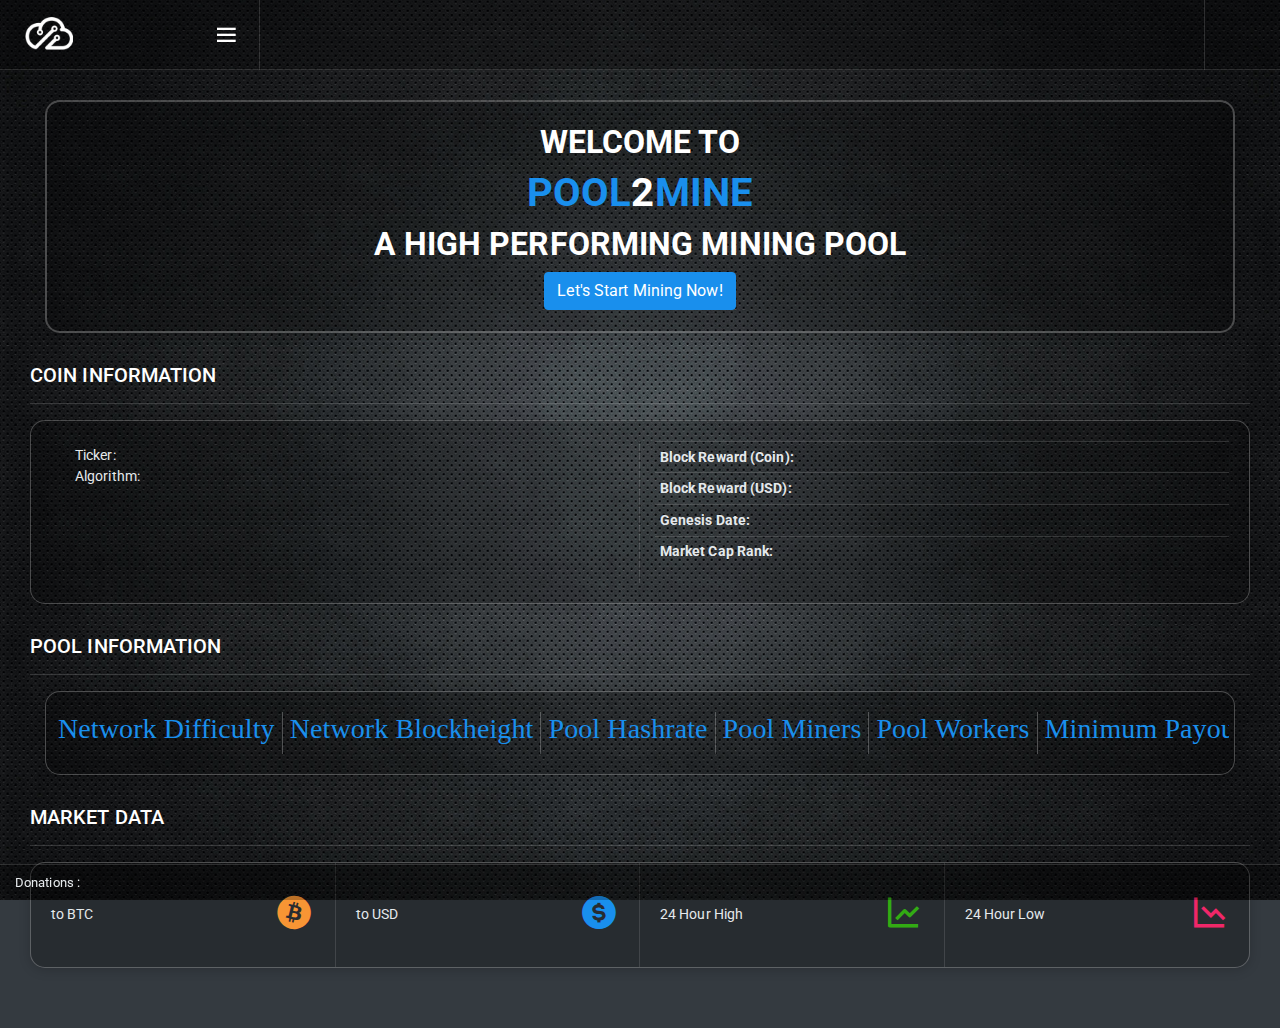
<file: index.html>
<!DOCTYPE html>
<html lang="en">
<head>
	<meta charset="utf-8" />
	<meta name="viewport" content="width=device-width, initial-scale=1, shrink-to-fit=no" />
	<title>pool2mine - Ethereum</title>
	<link rel="icon" href="assets/images/favicon-32x32.png" type="image/png" />
	<link href="assets/plugins/chartist/chartist.css" rel="stylesheet" />
	<link href="assets/plugins/simplebar/css/simplebar.css" rel="stylesheet" />
	<link href="assets/plugins/perfect-scrollbar/css/perfect-scrollbar.css" rel="stylesheet" />
	<link href="assets/plugins/metismenu/css/metisMenu.min.css" rel="stylesheet" />
	<link rel="stylesheet" href="assets/css/bootstrap.min.css" />
	<link rel="stylesheet" href="assets/css/icons.css" />
	<link rel="stylesheet" href="assets/css/app.css" />
</head>
<body class="bg-theme bg-theme8" onhashchange="loadHomePage()">
	<div class="wrapper">
		<header class="top-header">
			<nav class="navbar navbar-expand">
				<div class="sidebar-header">
					<div class="d-none d-lg-flex">
						<img src="assets/images/logo-icon.png" class="logo-icon-2" alt="" />
					</div>
					<div id="poolHeader"></div>
					<a href="#" class="toggle-btn ml-lg-auto" ><i class="bx bx-menu"></i></a>
				</div>
				<div class="right-topbar ml-auto">
					<ul class="navbar-nav">
						<li class="nav-item dropdown dropdown-lg"><span id="discord"></span></li>
						<li class="nav-item dropdown dropdown-lg"><span id="telegram"></span></li>
						<li class="nav-item dropdown dropdown-lg"><span id="twitter"></span></li>
						<li class="nav-item dropdown dropdown-lg"><span id="facebook"></span></li>
						<li class="nav-item dropdown dropdown-user-profile">
							<a class="nav-link dropdown-toggle dropdown-toggle-nocaret" href="#" data-toggle="dropdown">
								<div class="media user-box align-items-center">
									<div class="media-body user-info">
										<p id="nameOfCoinHeader" class="user-name mb-0"></p>
										<p id="algoOfCoinHeader" class="designattion mb-0"></p>
									</div>
									<span id="coinLogo"></span>
								</div>
							</a>
						</li>
					</ul>
				</div>
			</nav>
		</header>
		<div class="nav-container">
			<div class="mobile-topbar-header">
				<div class="">
					<img src="assets/images/logo-icon.png" class="logo-icon-2" alt="" />
				</div>
				<div id="poolHeader2"></div>
				<a href="#" class="toggle-btn ml-auto" target='_blank'><i class="bx bx-menu"></i></a>
			</div>
			<nav class="topbar-nav">
				<ul class="metismenu" id="menu">
					<li>
						<a href="index.html">
							<div class="parent-icon text-info"><i class="bx bx-home-alt"></i></div>
							<div class="menu-title text-info">Home</div>
						</a></center>
					</li>
					<li>
						<a href="stats.html">
							<div class="parent-icon"><i class='bx bx-bar-chart-square'></i></div>
							<div class="menu-title">Statistics</div>
						</a>
					</li>
					<li>
						<a href="dashboard.html">
							<div class="parent-icon"><i class="bx bx-tachometer"></i></div>
							<div class="menu-title">Dashboard</div>
						</a>
					</li>
					<li>
						<a href="miners.html">
							<div class="parent-icon"><i class="bx bx-group"></i></div>
							<div class="menu-title">Miners</div>
						</a>
					</li>
					<li>
						<a href="blocks.html">
							<div class="parent-icon"><i class="bx bx-cube-alt"></i></div>
							<div class="menu-title">Blocks</div>
						</a>
					</li>
					<li>
						<a href="payments.html">
							<div class="parent-icon"><i class="bx bx-dollar-circle"></i></div>
							<div class="menu-title">Payments</div>
						</a>
					</li>
					<li>
						<a href="connect.html">
							<div class="parent-icon"> <i class="bx bx-plug"></i></div>
							<div class="menu-title">Get Connected</div>
						</a>
					</li>
					<li>
						<a href="faq.html">
							<div class="parent-icon"><i class="bx bx-help-circle"></i></div>
							<div class="menu-title">FAQ</div>
						</a>
					</li>
				</ul>
			</nav>
		</div>
		<div class="page-wrapper">
			<div class="page-content-wrapper">
				<div class="page-content">
					<div class="col-12">
						<div class="card radius-15 b-2">
							<div class="box-body"><br>
								<h2 class="text-center font-weight-bold">WELCOME TO</h1>
								<h1 class="text-center font-weight-bold text-info">POOL<span class="text-white">2</span><span class="text-info">MINE </span><span id="nameOfCoinHeadline" class="text-success"></span></h1>
								<h2 class="text-center font-weight-bold">A HIGH PERFORMING <span id="nameOfCoinHeadline2"></span> MINING POOL</h2>
								<div class="row">
									<div class="col-12">
										<div class="text-center mt-15 mb-25">
											<a href="connect.html" class="btn btn-info mx-auto">Let's start mining now!</a>
										</div>
									</div>
								</div><br>
							</div>
						</div>
					</div>
					<h5 class="mb-0 text-uppercase">Coin Information</h5>
					<hr>
					<div class="user-profile-page">
						<div class="card radius-15 b-1">
							<div class="card-body">
								<div class="row">
									<div class="col-12 col-lg-6 border-right">
										<div class="d-md-flex align-items-center">
											<div class="mb-md-0 mb-3">
												<span id="geckoLogo"></span>
											</div>
											<div class="ml-md-4 flex-grow-1">
												<div class="d-flex align-items-center mb-1">
													<h4 id="nameOfCoin" class="mb-0"></h4>
												</div>
												<p class="mb-0">Ticker: <span id="tickerOfCoin"></span></p>
												<p class="mb-0">Algorithm: <span id="algoOfCoin"></span></p>
												<p class="mb-0"><span id="coinWebLink"></span></p>
												<p class="mb-0"><span id="coinGitLink"></span></p>
											</div>
										</div>
									</div>
									<div class="col-12 col-lg-6">
										<table class="table table-sm table-borderless table-striped mt-md-0 mt-3">
											<tbody>
												<tr>
													<th>Block Reward (Coin):</th>
													<td id="lastBlockReward"></td>
												</tr>
												<tr>
													<th>Block Reward (USD):</th>
													<td id="blockToUSD"></td>
												</tr>
												<tr>
													<th>Genesis Date:</th>
													<td id="genesisDate"></td>
												</tr>
												<tr>
													<th>Market Cap Rank:</th>
													<td id="marketCap"></td>
												</tr>
											</tbody>
										</table>
									</div>
								</div>
							</div>
						</div>
					</div>
					<h5 class="mb-0 text-uppercase">Pool Information</h5>
					<hr>
					<div class="col-12">
						<div class="card radius-15 b-1">
							<div class="card-body">
								<div class="row">
									<ul id="webticker">
										<li class="br-1"><h3 class="mx-15 text-info"> Network Hashrate <span class="text-white"><div id="networkHashrateTicker"></div></span></h3></li>
										<li class="br-1"><h3 class="mx-15 text-info"> Network Difficulty <span class="text-white"><div id="networkDifficultyTicker"></div></span></h3></li>
										<li class="br-1"><h3 class="mx-15 text-info"> Network Blockheight <span class="text-white"><div id="blockchainHeightTicker"></div></span></h3></li>
										<li class="br-1"><h3 class="mx-15 text-info"> Pool Hashrate <span class="text-white"><div id="poolHashrateTicker"></div></span></h3></li>
										<li class="br-1"><h3 class="mx-15 text-info"> Pool Miners <span class="text-white"><div id="poolMinersTicker"></div></span></h3></li>
										<li class="br-1"><h3 class="mx-15 text-info"> Pool Workers <span class="text-white"><div id="poolWorkersTicker"></div></span></h3></li>
										<li class="br-1"><h3 class="mx-15 text-info"> Minimum Payout <span class="text-white"><div id="minimumPaymentTicker"></div></span></h3></li>
										<li class="br-1"><h3 class="mx-15 text-info"> Payout Scheme <span class="text-white"><div id="payoutSchemeTicker"></div></span></h3></li>
										<li class="br-1"><h3 class="mx-15 text-info"> Payment Interval <span class="text-white"><div id="poolPaymentIntervalTicker"></div></span></h3></li>
										<li class="br-1"><h3 class="mx-15 text-info"> Pool Fee <span class="text-white"><div id="poolFeePercentTicker"></div></span></h3></li>
									</ul>
								</div>
							</div>
						</div>
					</div>
					<h5 class="mb-0 text-uppercase">Market Data</h5>
					<hr>
					<div class="card radius-15 b-1">
						<div class="row no-gutters row-group">
							<div class="col-12 col-lg-3">
								<div class="card-body">
									<div class="media align-items-center">
										<div class="media-body">
											<p class="mb-0"><span id="tickerOfCoingecko1"></span> to BTC</p>
											<h4 class="mb-0 font-weight-bold" id="coinToBTC"></h4>
										</div>
										<div class="font-40 text-warning"><i class='bx bxl-bitcoin'></i>
										</div>
									</div>
								</div>
							</div>
							<div class="col-12 col-lg-3">
								<div class="card-body">
									<div class="media align-items-center">
										<div class="media-body">
											<p class="mb-0"><span id="tickerOfCoingecko2"></span> to USD</p>
											<h4 class="mb-0 font-weight-bold" id="coinToUSD"></h4>
										</div>
										<div class="font-40 text-info"><i class='bx bxs-dollar-circle'></i>
										</div>
									</div>
								</div>
							</div>
							<div class="col-12 col-lg-3">
								<div class="card-body">
									<div class="media align-items-center">
										<div class="media-body">
											<p class="mb-0">24 Hour High</p>
											<h4 class="mb-0 font-weight-bold" id="priceHigh"></h4>
										</div>
										<div class="font-40 text-success"><i class='bx bx-line-chart'></i>
										</div>
									</div>
								</div>
							</div>
							<div class="col-12 col-lg-3">
								<div class="card-body">
									<div class="media align-items-center">
										<div class="media-body">
											<p class="mb-0">24 Hour Low</p>
											<h4 class="mb-0 font-weight-bold" id="priceLow"></h4>
										</div>
										<div class="font-40 text-danger"><i class='bx bx-line-chart-down'></i>
										</div>
									</div>
								</div>
							</div>
						</div>
					</div>
				</div>
			</div>
		</div>
		<div class="overlay toggle-btn-mobile"></div>
		<a href="javaScript:;" class="back-to-top"><i class='bx bxs-up-arrow-alt'></i></a>
		<div class="footer">
			<div class="d-flex align-items-center justify-content-between flex-wrap">
				<ul class="list-inline mb-0">
					<li class="list-inline-item">Donations :</li>
					<li id="donationAddress" class="list-inline-item text-info"></li>
				</ul>
				<p class="mb-0"><span id="footerLink"></span></p>
			</div>
		</div>
	</div>
	<script src="assets/js/jquery.min.js"></script>
	<script src="assets/js/popper.min.js"></script>
	<script src="assets/js/bootstrap.min.js"></script>
	<script src="assets/js/app.js"></script>
	<script src="assets/js/eth.js"></script>
	<script src="assets/plugins/webticker/jquery.webticker.min.js"></script>
	<script src="assets/plugins/chartist/chartist.js"></script>
	<script src="assets/plugins/simplebar/js/simplebar.min.js"></script>
	<script src="assets/plugins/metismenu/js/metisMenu.min.js"></script>
	<script src="assets/plugins/perfect-scrollbar/js/perfect-scrollbar.js"></script>
	<script type="text/javascript">
		$(document).ready(function() {
			loadHomePage();
		});
	</script>
</body>
</html>
</file>
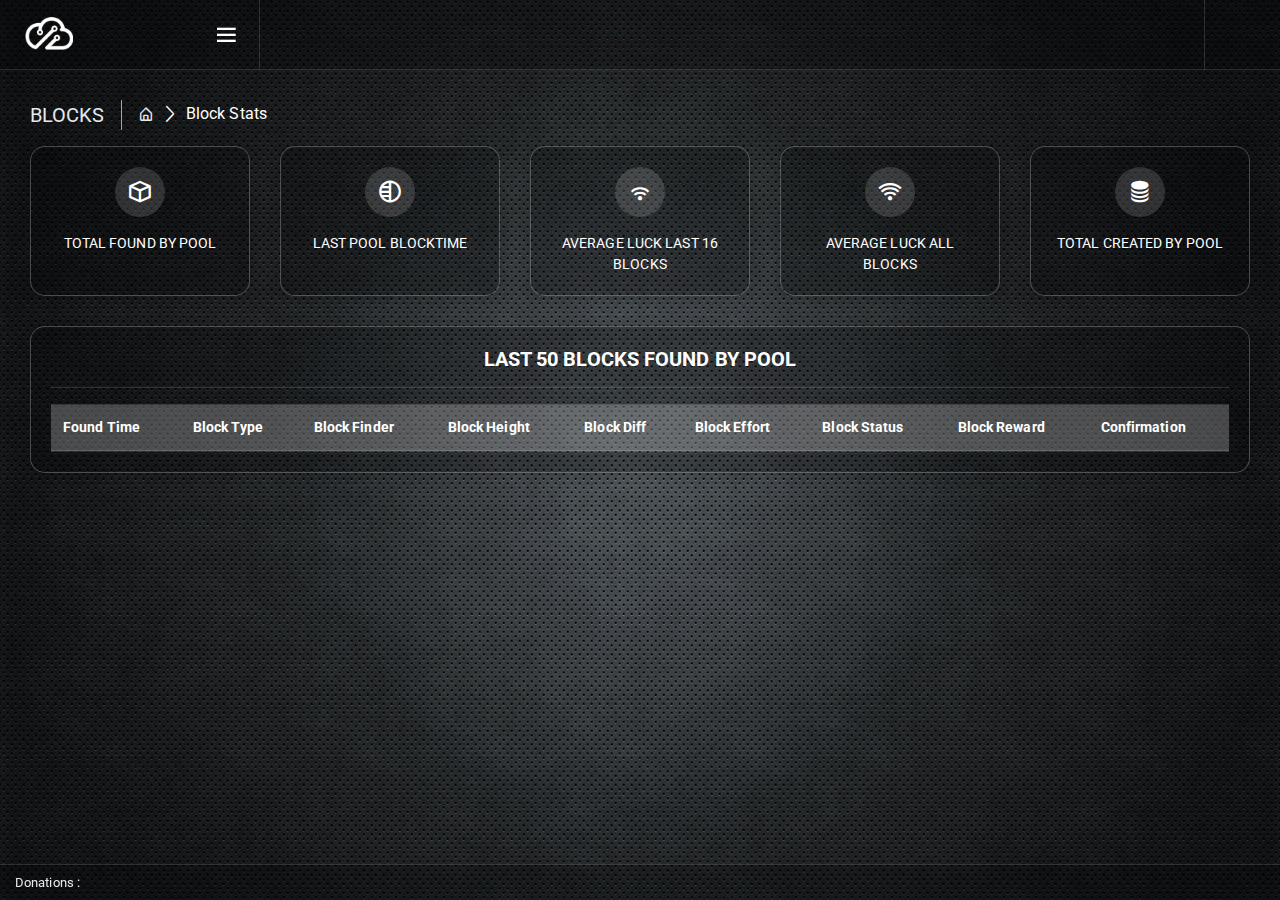
<file: blocks.html>
<!DOCTYPE html>
<html lang="en">
<head>
	<meta charset="utf-8" />
	<meta name="viewport" content="width=device-width, initial-scale=1, shrink-to-fit=no" />
	<title>pool2mine - Ethereum</title>
	<link rel="icon" href="assets/images/favicon-32x32.png" type="image/png" />
	<link href="assets/plugins/chartist/chartist.css" rel="stylesheet" />
	<link href="assets/plugins/simplebar/css/simplebar.css" rel="stylesheet" />
	<link href="assets/plugins/perfect-scrollbar/css/perfect-scrollbar.css" rel="stylesheet" />
	<link href="assets/plugins/metismenu/css/metisMenu.min.css" rel="stylesheet" />
	<link rel="stylesheet" href="assets/css/bootstrap.min.css" />
	<link rel="stylesheet" href="assets/css/icons.css" />
	<link rel="stylesheet" href="assets/css/app.css" />
</head>
<body class="bg-theme bg-theme8" onhashchange="loadBlocksOverviewPage()">
	<div class="wrapper">
		<header class="top-header">
			<nav class="navbar navbar-expand">
				<div class="sidebar-header">
					<div class="d-none d-lg-flex">
						<img src="assets/images/logo-icon.png" class="logo-icon-2" alt="" />
					</div>
					<div id="poolHeader"></div>
					<a href="#" class="toggle-btn ml-lg-auto" ><i class="bx bx-menu"></i></a>
				</div>
				<div class="right-topbar ml-auto">
					<ul class="navbar-nav">
						<li class="nav-item dropdown dropdown-lg"><span id="discord"></span></li>
						<li class="nav-item dropdown dropdown-lg"><span id="telegram"></span></li>
						<li class="nav-item dropdown dropdown-lg"><span id="twitter"></span></li>
						<li class="nav-item dropdown dropdown-lg"><span id="facebook"></span></li>
						<li class="nav-item dropdown dropdown-user-profile">
							<a class="nav-link dropdown-toggle dropdown-toggle-nocaret" href="#" data-toggle="dropdown">
								<div class="media user-box align-items-center">
									<div class="media-body user-info">
										<p id="nameOfCoinHeader" class="user-name mb-0"></p>
										<p id="algoOfCoinHeader" class="designattion mb-0"></p>
									</div>
									<span id="coinLogo"></span>
								</div>
							</a>
						</li>
					</ul>
				</div>
			</nav>
		</header>
		<div class="nav-container">
			<div class="mobile-topbar-header">
				<div class="">
					<img src="assets/images/logo-icon.png" class="logo-icon-2" alt="" />
				</div>
				<div id="poolHeader2"></div>
				<a href="#" class="toggle-btn ml-auto" target='_blank'><i class="bx bx-menu"></i></a>
			</div>
			<nav class="topbar-nav">
				<ul class="metismenu" id="menu">
					<li>
						<a href="index.html">
							<div class="parent-icon"><i class="bx bx-home-alt"></i></div>
							<div class="menu-title">Home</div>
						</a></center>
					</li>
					<li>
						<a href="stats.html">
							<div class="parent-icon"><i class='bx bx-bar-chart-square'></i></div>
							<div class="menu-title">Statistics</div>
						</a>
					</li>
					<li>
						<a href="dashboard.html">
							<div class="parent-icon"><i class="bx bx-tachometer"></i></div>
							<div class="menu-title">Dashboard</div>
						</a>
					</li>
					<li>
						<a href="miners.html">
							<div class="parent-icon"><i class="bx bx-group"></i></div>
							<div class="menu-title">Miners</div>
						</a>
					</li>
					<li>
						<a href="blocks.html">
							<div class="parent-icon text-info"><i class="bx bx-cube-alt"></i></div>
							<div class="menu-title text-info">Blocks</div>
						</a>
					</li>
					<li>
						<a href="payments.html">
							<div class="parent-icon"> <i class="bx bx-dollar-circle"></i></div>
							<div class="menu-title">Payments</div>
						</a>
					</li>
					<li>
						<a href="connect.html">
							<div class="parent-icon"> <i class="bx bx-plug"></i></div>
							<div class="menu-title">Get Connected</div>
						</a>
					</li>
					<li>
						<a href="faq.html">
							<div class="parent-icon"><i class="bx bx-help-circle"></i></div>
							<div class="menu-title">FAQ</div>
						</a>
					</li>
				</ul>
			</nav>
		</div>
		<div class="page-wrapper">
			<div class="page-content-wrapper">
				<div class="page-content">
					<div class="page-breadcrumb d-none d-md-flex align-items-center mb-3">
						<div class="breadcrumb-title pr-3">BLOCKS</div>
						<div class="pl-3">
							<nav aria-label="breadcrumb">
								<ol class="breadcrumb mb-0 p-0">
									<li class="breadcrumb-item"><a href="index.html"><i class='bx bx-home-alt'></i></a></li>
									<li class="breadcrumb-item active" aria-current="page">Block Stats</li>
								</ol>
							</nav>
						</div>
					</div>
					<div class="row">
						<div class="col-12 col-lg-12 col-xl-12">
							<div class="card-deck flex-column flex-lg-row">
								<div class="card radius-15 b-1">
									<div class="card-body text-center">
										<div class="widgets-icons mx-auto rounded-circle"><i class='bx bx-cube'></i>
										</div>
										<h4 class="mb-0 font-weight-bold mt-3 text-white" id="totalBlocks"></h4>
										<p class="mb-0 text-white">TOTAL FOUND BY POOL</p>
									</div>
								</div>
								<div class="card radius-15 b-1">
									<div class="card-body text-center">
										<div class="widgets-icons mx-auto rounded-circle"><i class='bx bx-tone'></i>
										</div>
										<h4 class="mb-0 font-weight-bold mt-3 text-white" id="lastPoolBlocks"></h4>
										<p class="mb-0 text-white">LAST POOL BLOCKTIME</p>
									</div>
								</div>
								<div class="card radius-15 b-1">
									<div class="card-body text-center">
										<div class="widgets-icons mx-auto rounded-circle"><i class='bx bx-wifi-2'></i>
										</div>
										<h4 class="mb-0 font-weight-bold mt-3 text-white" id="avgLuck16"></h4>
										<p class="mb-0 text-white">AVERAGE LUCK LAST 16 BLOCKS</p>
									</div>
								</div>
								<div class="card radius-15 b-1">
									<div class="card-body text-center">
										<div class="widgets-icons mx-auto rounded-circle"><i class='bx bx-wifi'></i>
										</div>
										<h4 class="mb-0 font-weight-bold mt-3 text-white" id="avgLuckTotal"></h4>
										<p class="mb-0 text-white">AVERAGE LUCK ALL BLOCKS</p>
									</div>
								</div>
								<div class="card radius-15 b-1">
									<div class="card-body text-center">
										<div class="widgets-icons mx-auto rounded-circle"><i class='bx bxs-coin-stack'></i>
										</div>
										<h4 class="mb-0 font-weight-bold mt-3 text-white" id="totalCoins"></h4>
										<p class="mb-0 text-white">TOTAL CREATED BY POOL</p>
									</div>
								</div>
							</div>
						</div>
					</div>
					<div class="card radius-15 b-1">
						<div class="card-body">
							<div class="card-title">
								<h5 class="mb-0 font-weight-bold"><center>LAST 50 BLOCKS FOUND BY POOL</center></h5>
							</div>
							<hr/>
							<div class="table-responsive">
								<table class="table table-striped mb-0">
									<thead class="thead-light">
										<tr>
											<th>Found Time</th>
											<th>Block Type</th>
											<th>Block Finder</th>
                            								<th>Block Height</th>
                            								<th>Block Diff</th>
                           								<th>Block Effort</th>
                            								<th>Block Status</th>
                            								<th>Block Reward</th>
                            								<th>Confirmation</th>
										</tr>
									</thead>
									<tbody id="blockList"></tbody>
								</table>
							</div>
						</div>
					</div>
				</div>
			</div>
		</div>
		<div class="overlay toggle-btn-mobile"></div>
		<a href="javaScript:;" class="back-to-top"><i class='bx bxs-up-arrow-alt'></i></a>
		<div class="footer">
			<div class="d-flex align-items-center justify-content-between flex-wrap">
				<ul class="list-inline mb-0">
					<li class="list-inline-item">Donations :</li>
					<li id="donationAddress" class="list-inline-item text-info"></li>
				</ul>
				<p class="mb-0"><span id="footerLink"></span></p>
			</div>
		</div>
	</div>
	<script src="assets/js/jquery.min.js"></script>
	<script src="assets/js/popper.min.js"></script>
	<script src="assets/js/bootstrap.min.js"></script>
	<script src="assets/js/app.js"></script>
	<script src="assets/js/eth.js"></script>
	<script src="assets/plugins/chartist/chartist.js"></script>
	<script src="assets/plugins/simplebar/js/simplebar.min.js"></script>
	<script src="assets/plugins/metismenu/js/metisMenu.min.js"></script>
	<script src="assets/plugins/perfect-scrollbar/js/perfect-scrollbar.js"></script>
	<script type="text/javascript">
		$(document).ready(function() {
			loadBlocksOverviewPage();
		});
	</script>
</body>
</html>
</file>
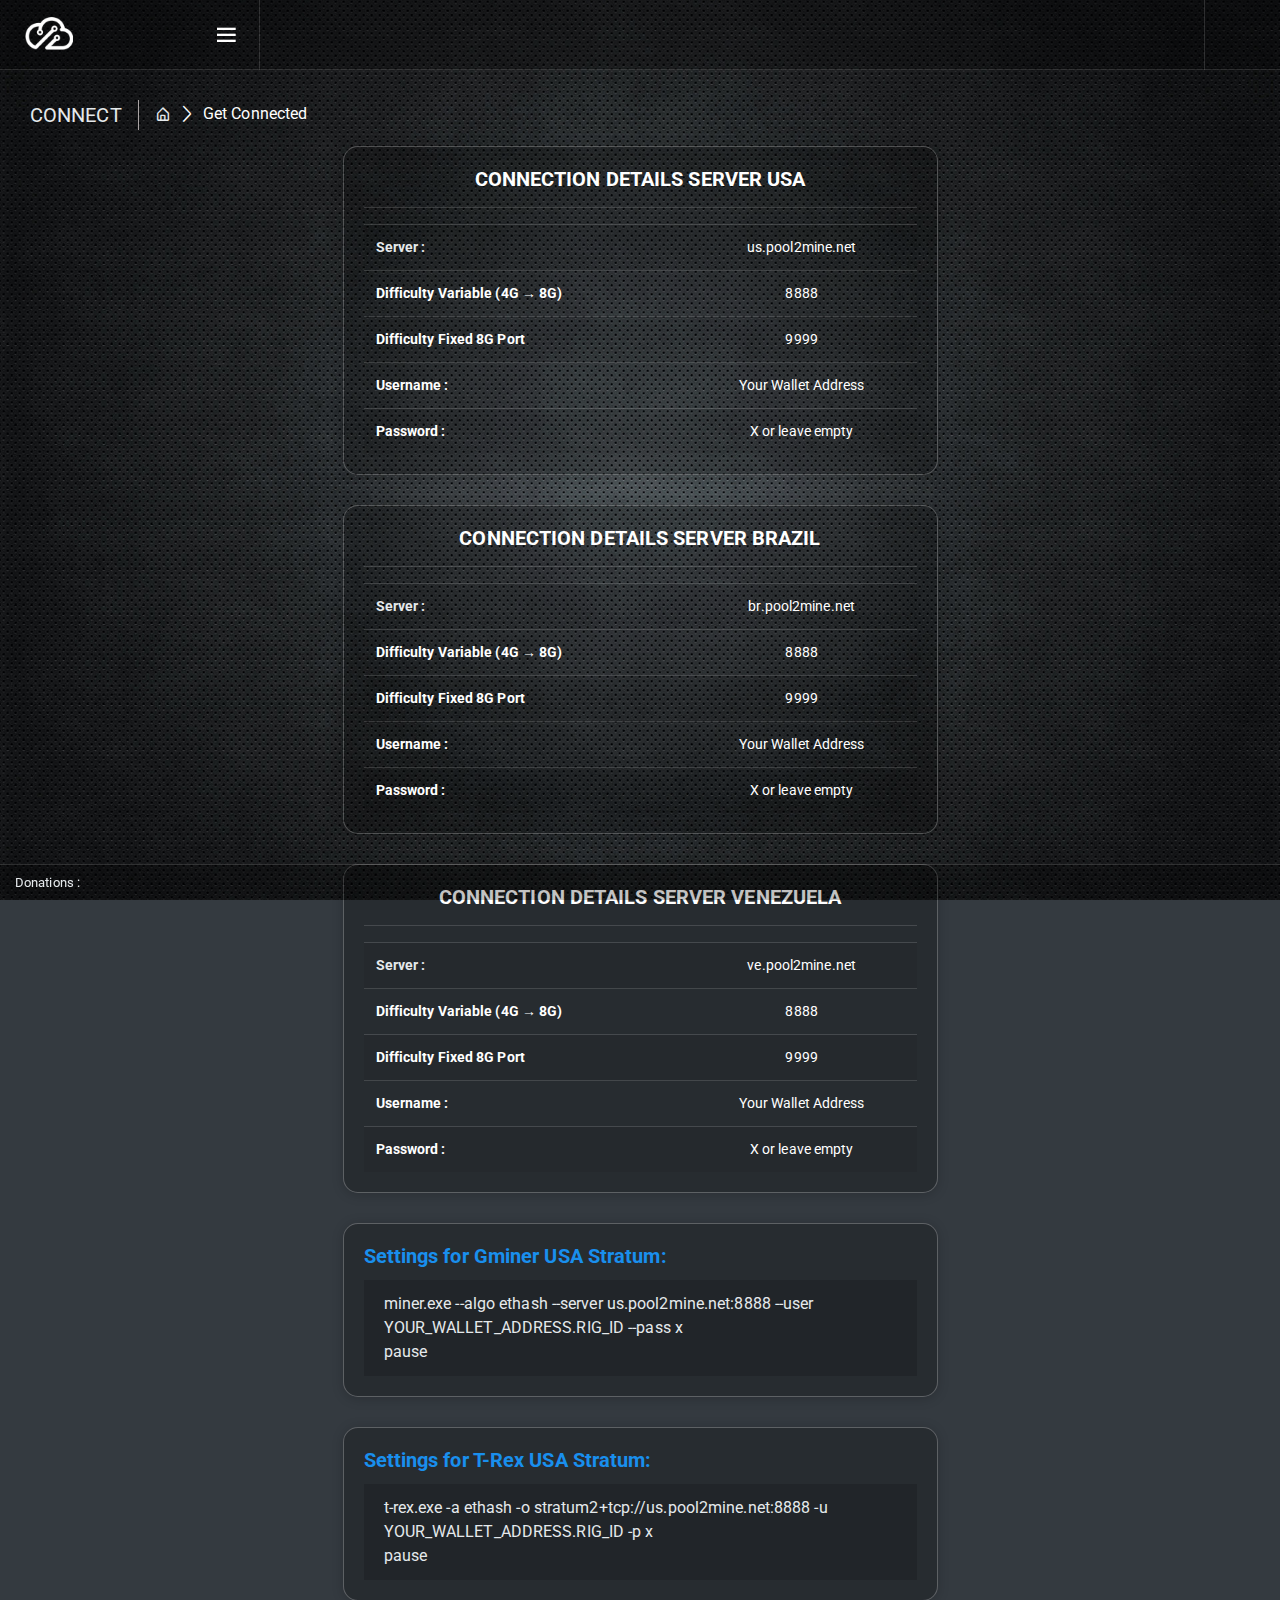
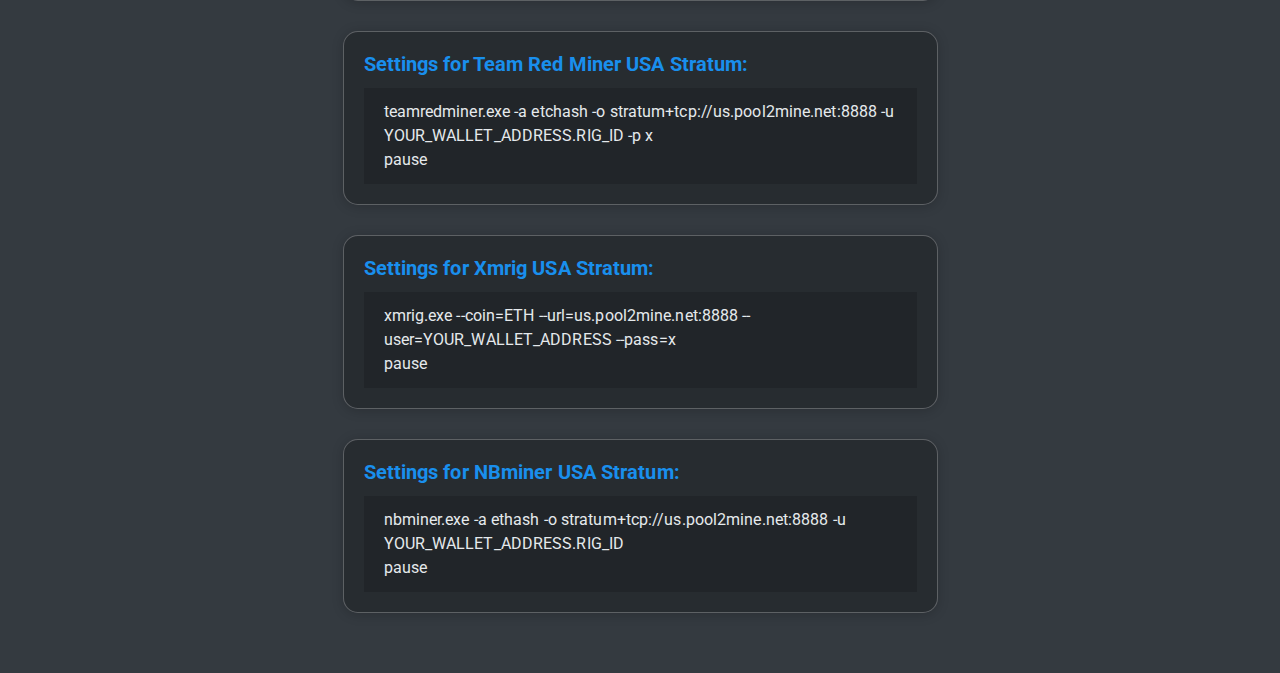
<file: connect.html>
<!DOCTYPE html>
<html lang="en">
<head>
	<meta charset="utf-8" />
	<meta name="viewport" content="width=device-width, initial-scale=1, shrink-to-fit=no" />
	<title>pool2mine - Ethereum</title>
	<link rel="icon" href="assets/images/favicon-32x32.png" type="image/png" />
	<link href="assets/plugins/chartist/chartist.css" rel="stylesheet" />
	<link href="assets/plugins/simplebar/css/simplebar.css" rel="stylesheet" />
	<link href="assets/plugins/perfect-scrollbar/css/perfect-scrollbar.css" rel="stylesheet" />
	<link href="assets/plugins/metismenu/css/metisMenu.min.css" rel="stylesheet" />
	<link rel="stylesheet" href="assets/css/bootstrap.min.css" />
	<link rel="stylesheet" href="assets/css/icons.css" />
	<link rel="stylesheet" href="assets/css/app.css" />
</head>
<body class="bg-theme bg-theme8" onhashchange="loadBlocksOverviewPage()">
	<div class="wrapper">
		<header class="top-header">
			<nav class="navbar navbar-expand">
				<div class="sidebar-header">
					<div class="d-none d-lg-flex">
						<img src="assets/images/logo-icon.png" class="logo-icon-2" alt="" />
					</div>
					<div id="poolHeader"></div>
					<a href="#" class="toggle-btn ml-lg-auto" ><i class="bx bx-menu"></i></a>
				</div>
				<div class="right-topbar ml-auto">
					<ul class="navbar-nav">
						<li class="nav-item dropdown dropdown-lg"><span id="discord"></span></li>
						<li class="nav-item dropdown dropdown-lg"><span id="telegram"></span></li>
						<li class="nav-item dropdown dropdown-lg"><span id="twitter"></span></li>
						<li class="nav-item dropdown dropdown-lg"><span id="facebook"></span></li>
						<li class="nav-item dropdown dropdown-user-profile">
							<a class="nav-link dropdown-toggle dropdown-toggle-nocaret" href="#" data-toggle="dropdown">
								<div class="media user-box align-items-center">
									<div class="media-body user-info">
										<p id="nameOfCoinHeader" class="user-name mb-0"></p>
										<p id="algoOfCoinHeader" class="designattion mb-0"></p>
									</div>
									<span id="coinLogo"></span>
								</div>
							</a>
						</li>
					</ul>
				</div>
			</nav>
		</header>
		<div class="nav-container">
			<div class="mobile-topbar-header">
				<div class="">
					<img src="assets/images/logo-icon.png" class="logo-icon-2" alt="" />
				</div>
				<div id="poolHeader2"></div>
				<a href="#" class="toggle-btn ml-auto" target='_blank'><i class="bx bx-menu"></i></a>
			</div>
			<nav class="topbar-nav">
				<ul class="metismenu" id="menu">
					<li>
						<a href="index.html">
							<div class="parent-icon"><i class="bx bx-home-alt"></i></div>
							<div class="menu-title">Home</div>
						</a></center>
					</li>
					<li>
						<a href="stats.html">
							<div class="parent-icon"><i class='bx bx-bar-chart-square'></i></div>
							<div class="menu-title">Statistics</div>
						</a>
					</li>
					<li>
						<a href="dashboard.html">
							<div class="parent-icon"><i class="bx bx-tachometer"></i></div>
							<div class="menu-title">Dashboard</div>
						</a>
					</li>
					<li>
						<a href="miners.html">
							<div class="parent-icon"><i class="bx bx-group"></i></div>
							<div class="menu-title">Miners</div>
						</a>
					</li>
					<li>
						<a href="blocks.html">
							<div class="parent-icon"><i class="bx bx-cube-alt"></i></div>
							<div class="menu-title">Blocks</div>
						</a>
					</li>
					<li>
						<a href="payments.html">
							<div class="parent-icon"><i class="bx bx-dollar-circle"></i></div>
							<div class="menu-title">Payments</div>
						</a>
					</li>
					<li>
						<a href="connect.html">
							<div class="parent-icon text-info"><i class="bx bx-plug"></i></div>
							<div class="menu-title text-info">Get Connected</div>
						</a>
					</li>
					<li>
						<a href="faq.html">
							<div class="parent-icon"><i class="bx bx-help-circle"></i></div>
							<div class="menu-title">FAQ</div>
						</a>
					</li>
				</ul>
			</nav>
		</div>
		<div class="page-wrapper">
			<div class="page-content-wrapper">
				<div class="page-content">
					<div class="page-breadcrumb d-none d-md-flex align-items-center mb-3">
						<div class="breadcrumb-title pr-3">CONNECT</div>
						<div class="pl-3">
							<nav aria-label="breadcrumb">
								<ol class="breadcrumb mb-0 p-0">
									<li class="breadcrumb-item"><a href="index.html"><i class='bx bx-home-alt'></i></a></li>
									<li class="breadcrumb-item active" aria-current="page">Get Connected</li>
								</ol>
							</nav>
						</div>
					</div>
					<div class="row justify-content-center">
						<div class="col-6 col-lg-6 col-xl-6">
							<div class="card radius-15 b-1">
								<div class="card-body">
									<div class="card-title">
										<h5 class="mb-0 font-weight-bold"><center>CONNECTION DETAILS SERVER USA</center></h5>
									</div>
									<hr/>
									<div class="table-responsive">
										<table class="table table-striped mb-0">
											<tbody>
												<tr>
												<th class=text-white'>Server :</th>
												<td class='text-white' style='text-align:center'>us.pool2mine.net</td>
												</tr>
												<tr>
												<th class='text-white'>Difficulty  Variable (4G → 8G)</th>
												<td class='text-white' style='text-align:center'>8888</td>
												</tr>
												<tr>
												<th class='text-white'>Difficulty Fixed 8G Port</th>
												<td class='text-white' style='text-align:center'>9999</td>
												</tr>
												<tr>
												<th class='text-white'>Username :</th>
												<td class='text-white' style='text-align:center'>Your Wallet Address</td>
												</tr>
												<tr>
												<th class='text-white'>Password :</th>
												<td class='text-white' style='text-align:center'>X or leave empty</td>
												</tr>
											</tbody>
										</table>
									</div>
								</div>
							</div>
						</div>
					</div>
					<div class="row justify-content-center">
						<div class="col-6 col-lg-6 col-xl-6">
							<div class="card radius-15 b-1">
								<div class="card-body">
									<div class="card-title">
										<h5 class="mb-0 font-weight-bold"><center>CONNECTION DETAILS SERVER BRAZIL</center></h5>
									</div>
									<hr/>
									<div class="table-responsive">
										<table class="table table-striped mb-0">
											<tbody>
												<tr>
												<th class=text-white'>Server :</th>
												<td class='text-white' style='text-align:center'>br.pool2mine.net</td>
												</tr>
												<tr>
												<th class='text-white'>Difficulty  Variable (4G → 8G)</th>
												<td class='text-white' style='text-align:center'>8888</td>
												</tr>
												<tr>
												<th class='text-white'>Difficulty Fixed 8G Port</th>
												<td class='text-white' style='text-align:center'>9999</td>
												</tr>
												<tr>
												<th class='text-white'>Username :</th>
												<td class='text-white' style='text-align:center'>Your Wallet Address</td>
												</tr>
												<tr>
												<th class='text-white'>Password :</th>
												<td class='text-white' style='text-align:center'>X or leave empty</td>
												</tr>
											</tbody>
										</table>
									</div>
								</div>
							</div>
						</div>
					</div>
					<div class="row justify-content-center">
						<div class="col-6 col-lg-6 col-xl-6">
							<div class="card radius-15 b-1">
								<div class="card-body">
									<div class="card-title">
										<h5 class="mb-0 font-weight-bold"><center>CONNECTION DETAILS SERVER VENEZUELA</center></h5>
									</div>
									<hr/>
									<div class="table-responsive">
										<table class="table table-striped mb-0">
											<tbody>
												<tr>
												<th class=text-white'>Server :</th>
												<td class='text-white' style='text-align:center'>ve.pool2mine.net</td>
												</tr>
												<tr>
												<th class='text-white'>Difficulty  Variable (4G → 8G)</th>
												<td class='text-white' style='text-align:center'>8888</td>
												</tr>
												<tr>
												<th class='text-white'>Difficulty Fixed 8G Port</th>
												<td class='text-white' style='text-align:center'>9999</td>
												</tr>
												<tr>
												<th class='text-white'>Username :</th>
												<td class='text-white' style='text-align:center'>Your Wallet Address</td>
												</tr>
												<tr>
												<th class='text-white'>Password :</th>
												<td class='text-white' style='text-align:center'>X or leave empty</td>
												</tr>
											</tbody>
										</table>
									</div>
								</div>
							</div>
						</div>
					</div>
					<div class="row justify-content-center">
						<div class="col-6">
							<div class="card radius-15 b-1">
								<div class="card-body">
									<h5 class="card-title font-weight-bold text-info">Settings for Gminer USA Stratum:</h5>
									<ul class="list-group list-group-flush">
										<li class="list-group-item font-16">miner.exe --algo ethash --server us.pool2mine.net:8888 --user YOUR_WALLET_ADDRESS.RIG_ID --pass x<br/>pause</li>
									</ul>
								</div>
							</div>
						</div>
					</div>
					<div class="row justify-content-center">
						<div class="col-6">
							<div class="card radius-15 b-1">
								<div class="card-body">
									<h5 class="card-title font-weight-bold text-info">Settings for T-Rex USA Stratum:</h5>
									<ul class="list-group list-group-flush">
										<li class="list-group-item font-16">t-rex.exe -a ethash -o stratum2+tcp://us.pool2mine.net:8888 -u YOUR_WALLET_ADDRESS.RIG_ID -p x<br/>pause</li>
									</ul>
								</div>
							</div>
						</div>
					</div>
					<div class="row justify-content-center">
						<div class="col-6">
							<div class="card radius-15 b-1">
								<div class="card-body">
									<h5 class="card-title font-weight-bold text-info">Settings for Team Red Miner USA Stratum:</h5>
									<ul class="list-group list-group-flush">
										<li class="list-group-item font-16">teamredminer.exe -a etchash -o stratum+tcp://us.pool2mine.net:8888 -u YOUR_WALLET_ADDRESS.RIG_ID -p x<br/>pause</li>
									</ul>
								</div>
							</div>
						</div>
					</div>
					<div class="row justify-content-center">
						<div class="col-6">
							<div class="card radius-15 b-1">
								<div class="card-body">
									<h5 class="card-title font-weight-bold text-info">Settings for Xmrig USA Stratum:</h5>
									<ul class="list-group list-group-flush">
										<li class="list-group-item font-16">xmrig.exe --coin=ETH --url=us.pool2mine.net:8888 --user=YOUR_WALLET_ADDRESS --pass=x<br/>pause</li>
									</ul>
								</div>
							</div>
						</div>
					</div>
					<div class="row justify-content-center">
						<div class="col-6">
							<div class="card radius-15 b-1">
								<div class="card-body">
									<h5 class="card-title font-weight-bold text-info">Settings for NBminer USA Stratum:</h5>
									<ul class="list-group list-group-flush">
										<li class="list-group-item font-16">nbminer.exe -a ethash -o stratum+tcp://us.pool2mine.net:8888 -u YOUR_WALLET_ADDRESS.RIG_ID<br/>pause</li>
									</ul>
								</div>
							</div>
						</div>
					</div>
				</div>
			</div>
		</div>
		<div class="overlay toggle-btn-mobile"></div>
		<a href="javaScript:;" class="back-to-top"><i class='bx bxs-up-arrow-alt'></i></a>
		<div class="footer">
			<div class="d-flex align-items-center justify-content-between flex-wrap">
				<ul class="list-inline mb-0">
					<li class="list-inline-item">Donations :</li>
					<li id="donationAddress" class="list-inline-item text-info"></li>
				</ul>
				<p class="mb-0"><span id="footerLink"></span></p>
			</div>
		</div>
	</div>
	<script src="assets/js/jquery.min.js"></script>
	<script src="assets/js/popper.min.js"></script>
	<script src="assets/js/bootstrap.min.js"></script>
	<script src="assets/js/app.js"></script>
	<script src="assets/js/eth.js"></script>
	<script src="assets/plugins/chartist/chartist.js"></script>
	<script src="assets/plugins/simplebar/js/simplebar.min.js"></script>
	<script src="assets/plugins/metismenu/js/metisMenu.min.js"></script>
	<script src="assets/plugins/perfect-scrollbar/js/perfect-scrollbar.js"></script>
	<script type="text/javascript">
		$(document).ready(function() {
			loadGeneralDataContent();
		});
	</script>
</body>
</html>
</file>
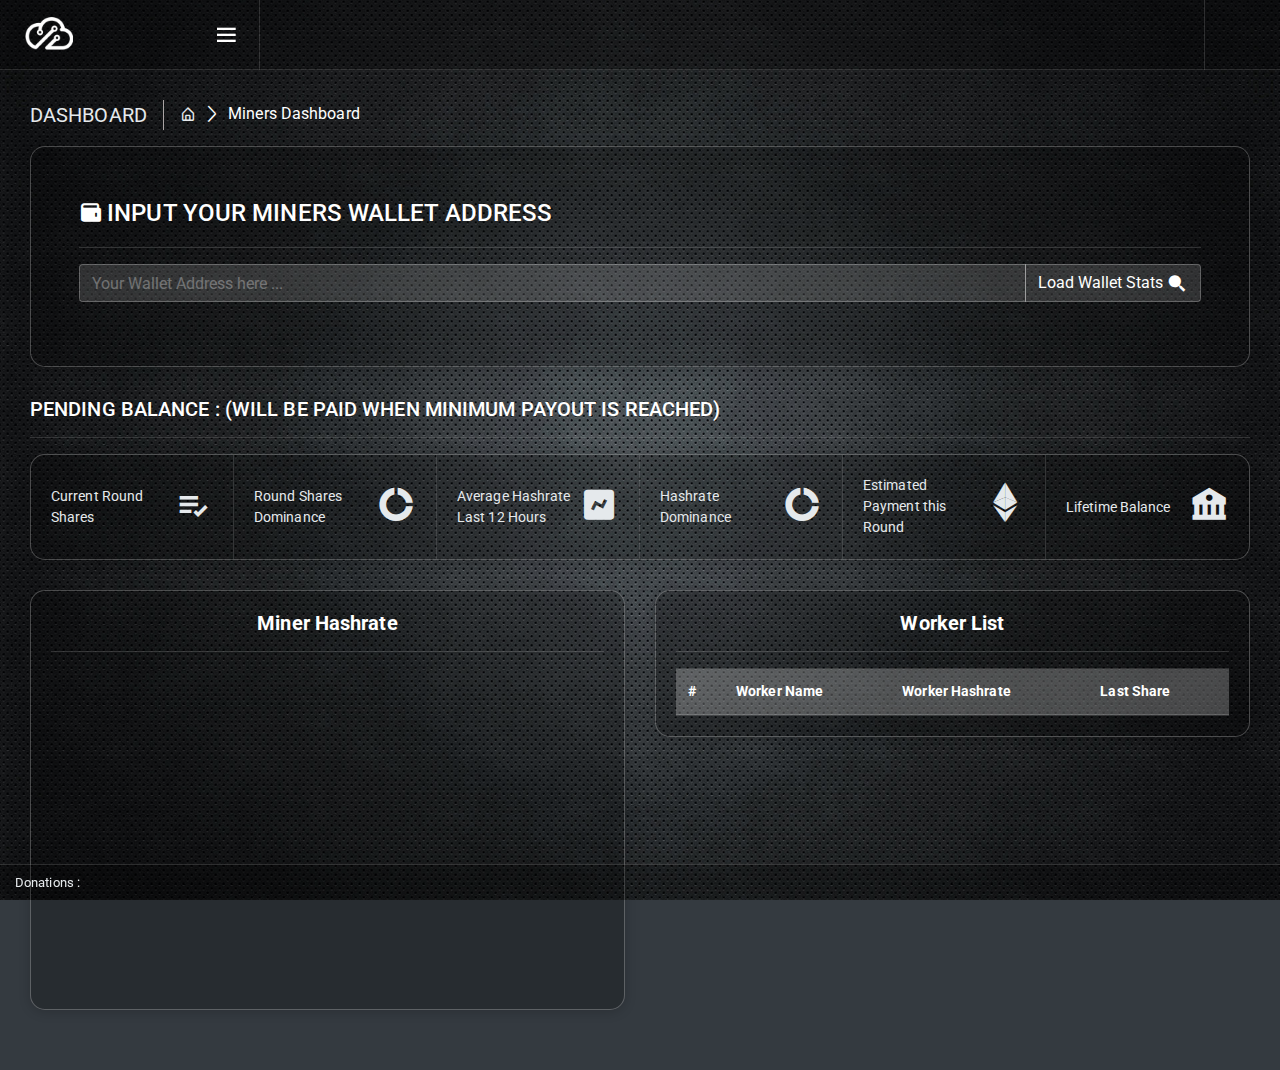
<file: dashboard.html>
<!DOCTYPE html>
<html lang="en">
<head>
	<meta charset="utf-8" />
	<meta name="viewport" content="width=device-width, initial-scale=1, shrink-to-fit=no" />
	<title>pool2mine - Ethereum</title>
	<link rel="icon" href="assets/images/favicon-32x32.png" type="image/png" />
	<link href="assets/plugins/chartist/chartist.css" rel="stylesheet" />
	<link href="assets/plugins/simplebar/css/simplebar.css" rel="stylesheet" />
	<link href="assets/plugins/perfect-scrollbar/css/perfect-scrollbar.css" rel="stylesheet" />
	<link href="assets/plugins/metismenu/css/metisMenu.min.css" rel="stylesheet" />
	<link rel="stylesheet" href="assets/css/bootstrap.min.css" />
	<link rel="stylesheet" href="assets/css/icons.css" />
	<link rel="stylesheet" href="assets/css/app.css" />
</head>
<body class="bg-theme bg-theme8" onhashchange="loadDashboardPage()">
	<div class="wrapper">
		<header class="top-header">
			<nav class="navbar navbar-expand">
				<div class="sidebar-header">
					<div class="d-none d-lg-flex">
						<img src="assets/images/logo-icon.png" class="logo-icon-2" alt="" />
					</div>
					<div id="poolHeader"></div>
					<a href="#" class="toggle-btn ml-lg-auto" ><i class="bx bx-menu"></i></a>
				</div>
				<div class="right-topbar ml-auto">
					<ul class="navbar-nav">
						<li class="nav-item dropdown dropdown-lg"><span id="discord"></span></li>
						<li class="nav-item dropdown dropdown-lg"><span id="telegram"></span></li>
						<li class="nav-item dropdown dropdown-lg"><span id="twitter"></span></li>
						<li class="nav-item dropdown dropdown-lg"><span id="facebook"></span></li>
						<li class="nav-item dropdown dropdown-user-profile">
							<a class="nav-link dropdown-toggle dropdown-toggle-nocaret" href="#" data-toggle="dropdown">
								<div class="media user-box align-items-center">
									<div class="media-body user-info">
										<p id="nameOfCoinHeader" class="user-name mb-0"></p>
										<p id="algoOfCoinHeader" class="designattion mb-0"></p>
									</div>
									<span id="coinLogo"></span>
								</div>
							</a>
						</li>
					</ul>
				</div>
			</nav>
		</header>
		<div class="nav-container">
			<div class="mobile-topbar-header">
				<div class="">
					<img src="assets/images/logo-icon.png" class="logo-icon-2" alt="" />
				</div>
				<div id="poolHeader2"></div>
				<a href="#" class="toggle-btn ml-auto" target='_blank'><i class="bx bx-menu"></i></a>
			</div>
			<nav class="topbar-nav">
				<ul class="metismenu" id="menu">
					<li>
						<a href="index.html">
							<div class="parent-icon"><i class="bx bx-home-alt"></i></div>
							<div class="menu-title">Home</div>
						</a></center>
					</li>
					<li>
						<a href="stats.html">
							<div class="parent-icon"><i class='bx bx-bar-chart-square'></i></div>
							<div class="menu-title">Statistics</div>
						</a>
					</li>
					<li>
						<a href="dashboard.html">
							<div class="parent-icon text-info"><i class="bx bx-tachometer"></i></div>
							<div class="menu-title text-info">Dashboard</div>
						</a>
					</li>
					<li>
						<a href="miners.html">
							<div class="parent-icon"><i class="bx bx-group"></i></div>
							<div class="menu-title">Miners</div>
						</a>
					</li>
					<li>
						<a href="blocks.html">
							<div class="parent-icon"><i class="bx bx-cube-alt"></i></div>
							<div class="menu-title">Blocks</div>
						</a>
					</li>
					<li>
						<a href="payments.html">
							<div class="parent-icon"> <i class="bx bx-dollar-circle"></i></div>
							<div class="menu-title">Payments</div>
						</a>
					</li>
					<li>
						<a href="connect.html">
							<div class="parent-icon"> <i class="bx bx-plug"></i></div>
							<div class="menu-title">Get Connected</div>
						</a>
					</li>
					<li>
						<a href="faq.html">
							<div class="parent-icon"><i class="bx bx-help-circle"></i></div>
							<div class="menu-title">FAQ</div>
						</a>
					</li>
				</ul>
			</nav>
		</div>
		<div class="page-wrapper">
			<!--page-content-wrapper-->
			<div class="page-content-wrapper">
				<div class="page-content">
					<div class="page-breadcrumb d-none d-md-flex align-items-center mb-3">
						<div class="breadcrumb-title pr-3">DASHBOARD</div>
						<div class="pl-3">
							<nav aria-label="breadcrumb">
								<ol class="breadcrumb mb-0 p-0">
									<li class="breadcrumb-item"><a href="index.html"><i class='bx bx-home-alt'></i></a></li>
									<li class="breadcrumb-item active" aria-current="page">Miners Dashboard</li>
								</ol>
							</nav>
						</div>
					</div>
					<div class="row">
						<div class="col-12 col-lg-12">
							<div class="card radius-15 b-1">
								<div class="card-body p-5">
									<div class="card-title d-flex align-items-center">
										<div><i class='bx bxs-wallet mr-1 font-24 text-white'></i>
										</div>
										<h4 class="mb-0 text-white">INPUT YOUR MINERS WALLET ADDRESS</h4>
									</div>
									<hr/>
									<div class="input-group mb-3 align-items-center">
										<input type="text" class="form-control" id="walletAddress" placeholder="Your Wallet Address here ...">
										<div class="input-group-append align-items-center">
											<button id="load-wallet" onClick="loadWallet(this.id)" type="submit" class="btn btn-light" type="button">Load Wallet Stats <i class='bx bxs-search-alt-2 text-white'></i></button>
										</div>
									</div>
									<div class="clearfix"></div>
								</div>
							</div>
						</div>
					</div>
					<h5 class="mb-0 text-uppercase">Pending Balance : <span class="font-weight-bold text-success" id="pendingBalance"></span><span class="text-white"> (will be paid when minimum payout is reached)</span></h5>
					<hr>
					<div class="card radius-15 b-1">
						<div class="row no-gutters row-group">
							<div class="col-12 col-lg-2">
								<div class="card-body">
									<div class="media align-items-center">
										<div class="media-body">
											<h4 class="mb-0 font-weight-bold" id="pendingShares"></h4>
											<p class="mb-0">Current Round Shares</p>
										</div>
										<div class="font-40"><i class='bx bx-list-check'></i>
										</div>
									</div>
								</div>
							</div>
							<div class="col-12 col-lg-2">
								<div class="card-body">
									<div class="media align-items-center">
										<div class="media-body">
											<h4 class="mb-0 font-weight-bold" id="minerSharesDominance"></h4>
											<p class="mb-0">Round Shares Dominance</p>
										</div>
										<div class="font-40"><i class='bx bxs-doughnut-chart'></i>
										</div>
									</div>
								</div>
							</div>
							<div class="col-12 col-lg-2">
								<div class="card-body">
									<div class="media align-items-center">
										<div class="media-body">
											<h4 class="mb-0 font-weight-bold" id="avgHash"></h4>
											<p class="mb-0">Average Hashrate Last 12 Hours</p>
										</div>
										<div class="font-40"><i class='bx bxs-chart'></i>
										</div>
									</div>
								</div>
							</div>
							<div class="col-12 col-lg-2">
								<div class="card-body">
									<div class="media align-items-center">
										<div class="media-body">
											<h4 class="mb-0 font-weight-bold" id="minerPercent"></h4>
											<p class="mb-0">Hashrate Dominance</p>
										</div>
										<div class="font-40"><i class='bx bxs-doughnut-chart'></i>
										</div>
									</div>
								</div>
							</div>
							<div class="col-12 col-lg-2">
								<div class="card-body">
									<div class="media align-items-center">
										<div class="media-body">
											<h4 class="mb-0 font-weight-bold" id="avgPayout"></h4>
											<p class="mb-0">Estimated Payment this Round</p>
										</div>
										<div class="font-40"><crypto class="cf cf-eth"></crypto>
										</div>
									</div>
								</div>
							</div>
							<div class="col-12 col-lg-2">
								<div class="card-body">
									<div class="media align-items-center">
										<div class="media-body">
											<h4 class="mb-0 font-weight-bold" id="lifetimeBalance"></h4>
											<p class="mb-0">Lifetime Balance</p>
										</div>
										<div class="font-40"><i class='bx bxs-bank'></i>
										</div>
									</div>
								</div>
							</div>
						</div>
					</div>
					<div class="row">
					<div class="col-12 col-lg-6">
						<div class="card-deck flex-column flex-lg-row">
							<div class="card radius-15 b-1">
								<div class="card-body">
									<div class="card-title">
										<h5 class="mb-0 font-weight-bold"><center>Miner Hashrate</center></h5>
									</div>
									<hr/>
									<h2 class="no-margin"><span class="text-white font-weight-bold"><div id="minerHashRate"></div></span></h2><br>
									<div class="chart-container" id="chartDashboardHashRate"></div>
								</div>
							</div>
						</div>
					</div>
					<div class="col-12 col-lg-6">
						<div class="card-deck flex-column flex-lg-row">
							<div class="card radius-15 b-1">
								<div class="card-body">
									<div class="card-title">
										<h5 class="mb-0 font-weight-bold"><center>Worker List</center></h5>
									</div>
									<hr/>
									<div class="table-responsive">
										<table class="table table-striped mb-0">
											<thead class="thead-light">
												<tr>
													<th>#</th>
													<th>Worker Name</th>
													<th>Worker Hashrate</th>
                        	    									<th>Last Share</th>
												</tr>
											</thead>
											<tbody id="workerList"></tbody>
										</table>
									</div>
								</div>
							</div>
						</div>
					</div>
					</div>
				</div>
			</div>
		</div>
		<div class="overlay toggle-btn-mobile"></div>
		<a href="javaScript:;" class="back-to-top"><i class='bx bxs-up-arrow-alt'></i></a>
		<div class="footer">
			<div class="d-flex align-items-center justify-content-between flex-wrap">
				<ul class="list-inline mb-0">
					<li class="list-inline-item">Donations :</li>
					<li id="donationAddress" class="list-inline-item text-info"></li>
				</ul>
				<p class="mb-0"><span id="footerLink"></span></p>
			</div>
		</div>
	</div>
	<script src="assets/js/jquery.min.js"></script>
	<script src="assets/js/popper.min.js"></script>
	<script src="assets/js/bootstrap.min.js"></script>
	<script src="assets/js/app.js"></script>
	<script src="assets/js/eth.js"></script>
	<script src="assets/plugins/chartist/chartist.js"></script>
	<script src="assets/plugins/simplebar/js/simplebar.min.js"></script>
	<script src="assets/plugins/metismenu/js/metisMenu.min.js"></script>
	<script src="assets/plugins/perfect-scrollbar/js/perfect-scrollbar.js"></script>
	<script type="text/javascript">
		$(document).ready(function() {
			loadDashboardPage();
		});
	</script>
</body>
</html>
</file>
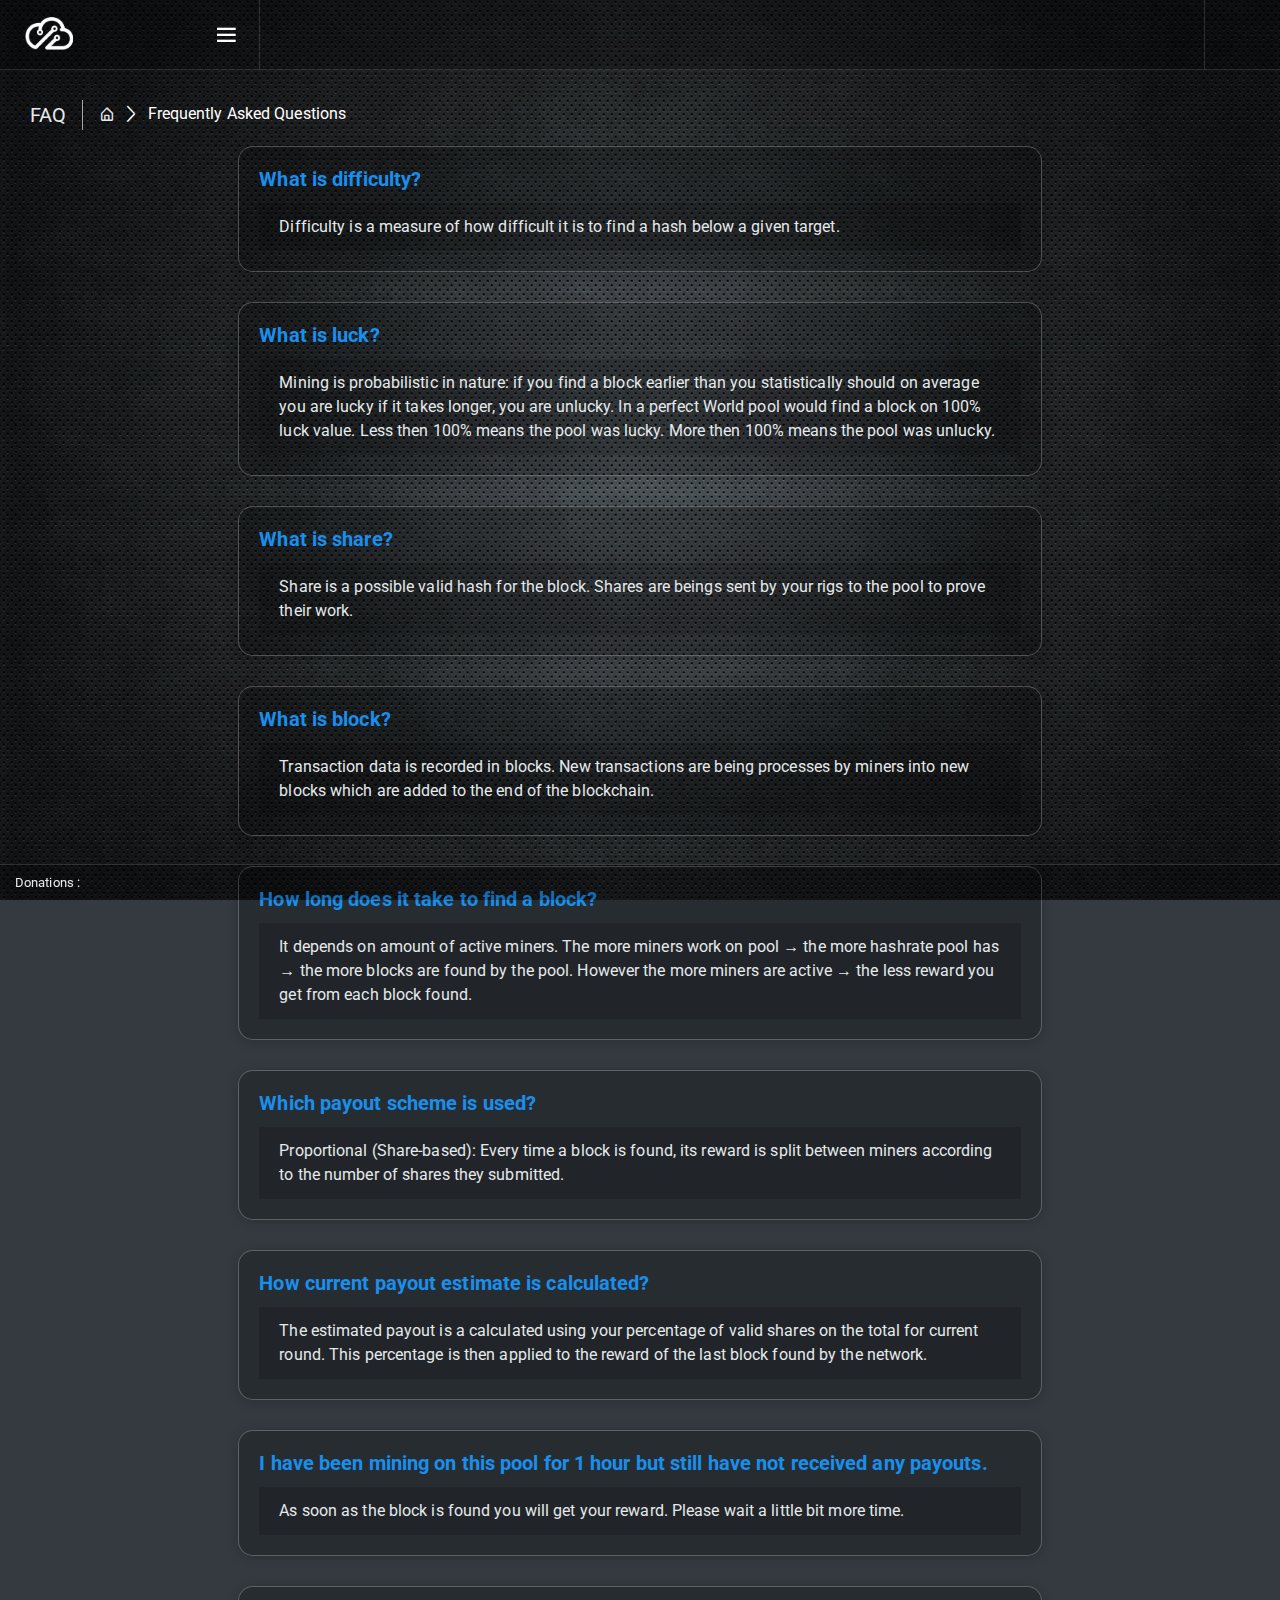
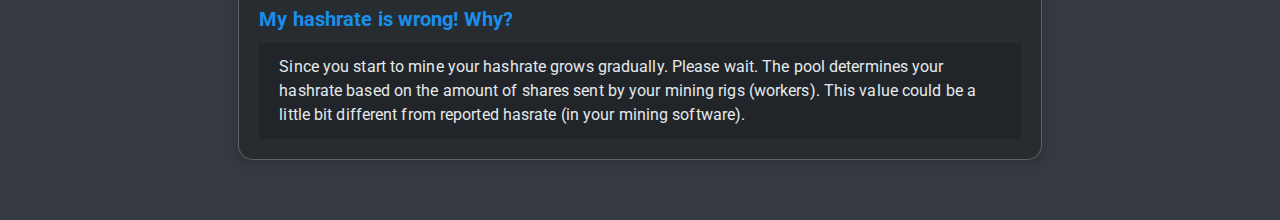
<file: faq.html>
<!DOCTYPE html>
<html lang="en">
<head>
	<meta charset="utf-8" />
	<meta name="viewport" content="width=device-width, initial-scale=1, shrink-to-fit=no" />
	<title>pool2mine - Ethereum</title>
	<link rel="icon" href="assets/images/favicon-32x32.png" type="image/png" />
	<link href="assets/plugins/chartist/chartist.css" rel="stylesheet" />
	<link href="assets/plugins/simplebar/css/simplebar.css" rel="stylesheet" />
	<link href="assets/plugins/perfect-scrollbar/css/perfect-scrollbar.css" rel="stylesheet" />
	<link href="assets/plugins/metismenu/css/metisMenu.min.css" rel="stylesheet" />
	<link rel="stylesheet" href="assets/css/bootstrap.min.css" />
	<link rel="stylesheet" href="assets/css/icons.css" />
	<link rel="stylesheet" href="assets/css/app.css" />
</head>
<body class="bg-theme bg-theme8" onhashchange="loadGeneralDataContent()">
	<div class="wrapper">
		<header class="top-header">
			<nav class="navbar navbar-expand">
				<div class="sidebar-header">
					<div class="d-none d-lg-flex">
						<img src="assets/images/logo-icon.png" class="logo-icon-2" alt="" />
					</div>
					<div id="poolHeader"></div>
					<a href="#" class="toggle-btn ml-lg-auto" ><i class="bx bx-menu"></i></a>
				</div>
				<div class="right-topbar ml-auto">
					<ul class="navbar-nav">
						<li class="nav-item dropdown dropdown-lg"><span id="discord"></span></li>
						<li class="nav-item dropdown dropdown-lg"><span id="telegram"></span></li>
						<li class="nav-item dropdown dropdown-lg"><span id="twitter"></span></li>
						<li class="nav-item dropdown dropdown-lg"><span id="facebook"></span></li>
						<li class="nav-item dropdown dropdown-user-profile">
							<a class="nav-link dropdown-toggle dropdown-toggle-nocaret" href="#" data-toggle="dropdown">
								<div class="media user-box align-items-center">
									<div class="media-body user-info">
										<p id="nameOfCoinHeader" class="user-name mb-0"></p>
										<p id="algoOfCoinHeader" class="designattion mb-0"></p>
									</div>
									<span id="coinLogo"></span>
								</div>
							</a>
						</li>
					</ul>
				</div>
			</nav>
		</header>
		<div class="nav-container">
			<div class="mobile-topbar-header">
				<div class="">
					<img src="assets/images/logo-icon.png" class="logo-icon-2" alt="" />
				</div>
				<div id="poolHeader2"></div>
				<a href="#" class="toggle-btn ml-auto" target='_blank'><i class="bx bx-menu"></i></a>
			</div>
			<nav class="topbar-nav">
				<ul class="metismenu" id="menu">
					<li>
						<a href="index.html">
							<div class="parent-icon"><i class="bx bx-home-alt"></i></div>
							<div class="menu-title">Home</div>
						</a></center>
					</li>
					<li>
						<a href="stats.html">
							<div class="parent-icon"><i class='bx bx-bar-chart-square'></i></div>
							<div class="menu-title">Statistics</div>
						</a>
					</li>
					<li>
						<a href="dashboard.html">
							<div class="parent-icon"><i class="bx bx-tachometer"></i></div>
							<div class="menu-title">Dashboard</div>
						</a>
					</li>
					<li>
						<a href="miners.html">
							<div class="parent-icon"><i class="bx bx-group"></i></div>
							<div class="menu-title">Miners</div>
						</a>
					</li>
					<li>
						<a href="blocks.html">
							<div class="parent-icon"><i class="bx bx-cube-alt"></i></div>
							<div class="menu-title">Blocks</div>
						</a>
					</li>
					<li>
						<a href="payments.html">
							<div class="parent-icon"><i class="bx bx-dollar-circle"></i></div>
							<div class="menu-title">Payments</div>
						</a>
					</li>
					<li>
						<a href="connect.html">
							<div class="parent-icon"><i class="bx bx-plug"></i></div>
							<div class="menu-title">Get Connected</div>
						</a>
					</li>
					<li>
						<a href="faq.html">
							<div class="parent-icon text-info"><i class="bx bx-help-circle"></i></div>
							<div class="menu-title text-info">FAQ</div>
						</a>
					</li>
				</ul>
			</nav>
		</div>
		<div class="page-wrapper">
			<div class="page-content-wrapper">
				<div class="page-content">
					<div class="page-breadcrumb d-none d-md-flex align-items-center mb-3">
						<div class="breadcrumb-title pr-3">FAQ</div>
						<div class="pl-3">
							<nav aria-label="breadcrumb">
								<ol class="breadcrumb mb-0 p-0">
									<li class="breadcrumb-item"><a href="index.html"><i class='bx bx-home-alt'></i></a></li>
									<li class="breadcrumb-item active" aria-current="page">Frequently Asked Questions</li>
								</ol>
							</nav>
						</div>
					</div>
					<div class="row justify-content-center">
						<div class="col-8">
							<div class="card radius-15 b-1">
								<div class="card-body">
									<a name="faq01"><h5 class="card-title font-weight-bold text-info">What is difficulty?</h5></a>
									<ul class="list-group list-group-flush">
										<li class="list-group-item font-16">Difficulty is a measure of how difficult it is to find a hash below a given target.</li>
									</ul>
								</div>
							</div>
						</div>
					</div>
					<div class="row justify-content-center">
						<div class="col-8">
							<div class="card radius-15 b-1">
								<div class="card-body">
									<a name="faq02"><h5 class="card-title font-weight-bold text-info">What is luck?</h5></a>
									<ul class="list-group list-group-flush">
										<li class="list-group-item font-16">Mining is probabilistic in nature: if you find a block earlier than you statistically should on average you are lucky if it takes longer, you are unlucky. In a perfect World pool would find a block on 100% luck value. Less then 100% means the pool was lucky. More then 100% means the pool was unlucky.</li>
									</ul>
								</div>
							</div>
						</div>
					</div>
					<div class="row justify-content-center">
						<div class="col-8">
							<div class="card radius-15 b-1">
								<div class="card-body">
									<a name="faq03"><h5 class="card-title font-weight-bold text-info">What is share?</h5></a>
									<ul class="list-group list-group-flush">
										<li class="list-group-item font-16">Share is a possible valid hash for the block. Shares are beings sent by your rigs to the pool to prove their work.</li>
									</ul>
								</div>
							</div>
						</div>
					</div>
					<div class="row justify-content-center">
						<div class="col-8">
							<div class="card radius-15 b-1">
								<div class="card-body">
									<a name="faq04"><h5 class="card-title font-weight-bold text-info">What is block?</h5></a>
									<ul class="list-group list-group-flush">
										<li class="list-group-item font-16">Transaction data is recorded in blocks. New transactions are being processes by miners into new blocks which are added to the end of the blockchain.</li>
									</ul>
								</div>
							</div>
						</div>
					</div>
					<div class="row justify-content-center">
						<div class="col-8">
							<div class="card radius-15 b-1">
								<div class="card-body">
									<a name="faq05"><h5 class="card-title font-weight-bold text-info">How long does it take to find a block?</h5></a>
									<ul class="list-group list-group-flush">
										<li class="list-group-item font-16">It depends on amount of active miners. The more miners work on pool → the more hashrate pool has → the more blocks are found by the pool. However the more miners are active → the less reward you get from each block found.</li>
									</ul>
								</div>
							</div>
						</div>
					</div>
					<div class="row justify-content-center">
						<div class="col-8">
							<div class="card radius-15 b-1">
								<div class="card-body">
									<a name="faq06"><h5 class="card-title font-weight-bold text-info">Which payout scheme is used?</h5></a>
									<ul class="list-group list-group-flush">
										<li class="list-group-item font-16">Proportional (Share-based): Every time a block is found, its reward is split between miners according to the number of shares they submitted.</li>
									</ul>
								</div>
							</div>
						</div>
					</div>
					<div class="row justify-content-center">
						<div class="col-8">
							<div class="card radius-15 b-1">
								<div class="card-body">
									<a name="faq07"><h5 class="card-title font-weight-bold text-info">How current payout estimate is calculated?</h5></a>
									<ul class="list-group list-group-flush">
										<li class="list-group-item font-16">The estimated payout is a calculated using your percentage of valid shares on the total for current round. This percentage is then applied to the reward of the last block found by the network.</li>
									</ul>
								</div>
							</div>
						</div>
					</div>
					<div class="row justify-content-center">
						<div class="col-8">
							<div class="card radius-15 b-1">
								<div class="card-body">
									<a name="faq08"><h5 class="card-title font-weight-bold text-info">I have been mining on this pool for 1 hour but still have not received any payouts.</h5></a>
									<ul class="list-group list-group-flush">
										<li class="list-group-item font-16">As soon as the block is found you will get your reward. Please wait a little bit more time.</li>
									</ul>
								</div>
							</div>
						</div>
					</div>
					<div class="row justify-content-center">
						<div class="col-8">
							<div class="card radius-15 b-1">
								<div class="card-body">
									<a name="faq09"><h5 class="card-title font-weight-bold text-info">My hashrate is wrong! Why?</h5></a>
									<ul class="list-group list-group-flush">
										<li class="list-group-item font-16">Since you start to mine your hashrate grows gradually. Please wait. The pool determines your hashrate based on the amount of shares sent by your mining rigs (workers). This value could be a little bit different from reported hasrate (in your mining software).</li>
									</ul>
								</div>
							</div>
						</div>
					</div>
				</div>
			</div>
		</div>
		<div class="overlay toggle-btn-mobile"></div>
		<a href="javaScript:;" class="back-to-top"><i class='bx bxs-up-arrow-alt'></i></a>
		<div class="footer">
			<div class="d-flex align-items-center justify-content-between flex-wrap">
				<ul class="list-inline mb-0">
					<li class="list-inline-item">Donations :</li>
					<li id="donationAddress" class="list-inline-item text-info"></li>
				</ul>
				<p class="mb-0"><span id="footerLink"></span></p>
			</div>
		</div>
	</div>
	<script src="assets/js/jquery.min.js"></script>
	<script src="assets/js/popper.min.js"></script>
	<script src="assets/js/bootstrap.min.js"></script>
	<script src="assets/js/app.js"></script>
	<script src="assets/js/eth.js"></script>
	<script src="assets/plugins/chartist/chartist.js"></script>
	<script src="assets/plugins/simplebar/js/simplebar.min.js"></script>
	<script src="assets/plugins/metismenu/js/metisMenu.min.js"></script>
	<script src="assets/plugins/perfect-scrollbar/js/perfect-scrollbar.js"></script>
	<script type="text/javascript">
		$(document).ready(function() {
			loadGeneralDataContent();
		});
	</script>
</body>
</html>
</file>
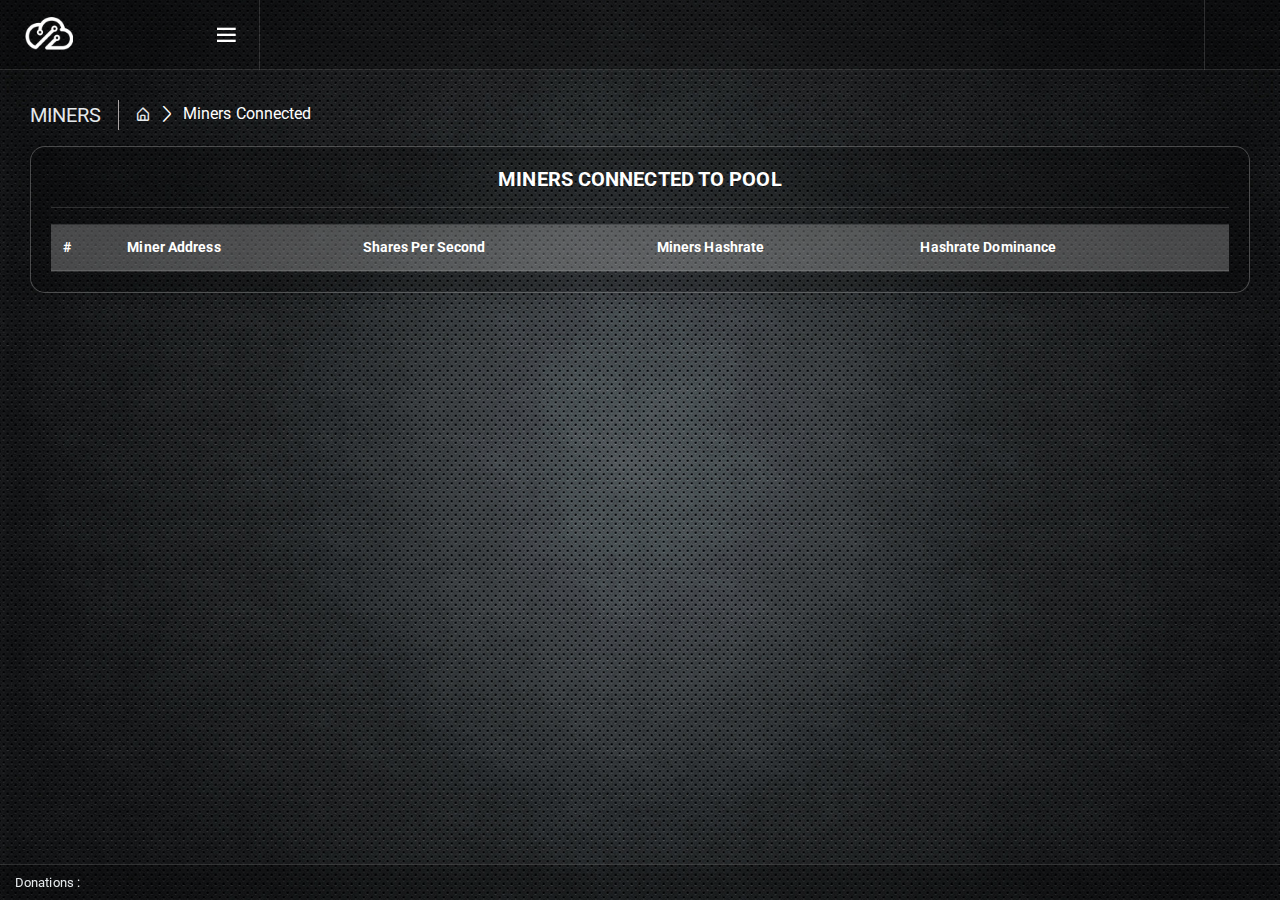
<file: miners.html>
<!DOCTYPE html>
<html lang="en">
<head>
	<meta charset="utf-8" />
	<meta name="viewport" content="width=device-width, initial-scale=1, shrink-to-fit=no" />
	<title>pool2mine - Ethereum</title>
	<link rel="icon" href="assets/images/favicon-32x32.png" type="image/png" />
	<link href="assets/plugins/chartist/chartist.css" rel="stylesheet" />
	<link href="assets/plugins/simplebar/css/simplebar.css" rel="stylesheet" />
	<link href="assets/plugins/perfect-scrollbar/css/perfect-scrollbar.css" rel="stylesheet" />
	<link href="assets/plugins/metismenu/css/metisMenu.min.css" rel="stylesheet" />
	<link rel="stylesheet" href="assets/css/bootstrap.min.css" />
	<link rel="stylesheet" href="assets/css/icons.css" />
	<link rel="stylesheet" href="assets/css/app.css" />
</head>
<body class="bg-theme bg-theme8" onhashchange="loadTopMinersPage()">
	<div class="wrapper">
		<header class="top-header">
			<nav class="navbar navbar-expand">
				<div class="sidebar-header">
					<div class="d-none d-lg-flex">
						<img src="assets/images/logo-icon.png" class="logo-icon-2" alt="" />
					</div>
					<div id="poolHeader"></div>
					<a href="#" class="toggle-btn ml-lg-auto" ><i class="bx bx-menu"></i></a>
				</div>
				<div class="right-topbar ml-auto">
					<ul class="navbar-nav">
						<li class="nav-item dropdown dropdown-lg"><span id="discord"></span></li>
						<li class="nav-item dropdown dropdown-lg"><span id="telegram"></span></li>
						<li class="nav-item dropdown dropdown-lg"><span id="twitter"></span></li>
						<li class="nav-item dropdown dropdown-lg"><span id="facebook"></span></li>
						<li class="nav-item dropdown dropdown-user-profile">
							<a class="nav-link dropdown-toggle dropdown-toggle-nocaret" href="#" data-toggle="dropdown">
								<div class="media user-box align-items-center">
									<div class="media-body user-info">
										<p id="nameOfCoinHeader" class="user-name mb-0"></p>
										<p id="algoOfCoinHeader" class="designattion mb-0"></p>
									</div>
									<span id="coinLogo"></span>
								</div>
							</a>
						</li>
					</ul>
				</div>
			</nav>
		</header>
		<div class="nav-container">
			<div class="mobile-topbar-header">
				<div class="">
					<img src="assets/images/logo-icon.png" class="logo-icon-2" alt="" />
				</div>
				<div id="poolHeader2"></div>
				<a href="#" class="toggle-btn ml-auto" target='_blank'><i class="bx bx-menu"></i></a>
			</div>
			<nav class="topbar-nav">
				<ul class="metismenu" id="menu">
					<li>
						<a href="index.html">
							<div class="parent-icon"><i class="bx bx-home-alt"></i></div>
							<div class="menu-title">Home</div>
						</a></center>
					</li>
					<li>
						<a href="stats.html">
							<div class="parent-icon"><i class='bx bx-bar-chart-square'></i></div>
							<div class="menu-title">Statistics</div>
						</a>
					</li>
					<li>
						<a href="dashboard.html">
							<div class="parent-icon"><i class="bx bx-tachometer"></i></div>
							<div class="menu-title">Dashboard</div>
						</a>
					</li>
					<li>
						<a href="miners.html">
							<div class="parent-icon text-info"><i class="bx bx-group"></i></div>
							<div class="menu-title text-info">Miners</div>
						</a>
					</li>
					<li>
						<a href="blocks.html">
							<div class="parent-icon"><i class="bx bx-cube-alt"></i></div>
							<div class="menu-title">Blocks</div>
						</a>
					</li>
					<li>
						<a href="payments.html">
							<div class="parent-icon"> <i class="bx bx-dollar-circle"></i></div>
							<div class="menu-title">Payments</div>
						</a>
					</li>
					<li>
						<a href="connect.html">
							<div class="parent-icon"> <i class="bx bx-plug"></i></div>
							<div class="menu-title">Get Connected</div>
						</a>
					</li>
					<li>
						<a href="faq.html">
							<div class="parent-icon"><i class="bx bx-help-circle"></i></div>
							<div class="menu-title">FAQ</div>
						</a>
					</li>
				</ul>
			</nav>
		</div>
		<div class="page-wrapper">
			<div class="page-content-wrapper">
				<div class="page-content">
					<div class="page-breadcrumb d-none d-md-flex align-items-center mb-3">
						<div class="breadcrumb-title pr-3">MINERS</div>
						<div class="pl-3">
							<nav aria-label="breadcrumb">
								<ol class="breadcrumb mb-0 p-0">
									<li class="breadcrumb-item"><a href="index.html"><i class='bx bx-home-alt'></i></a></li>
									<li class="breadcrumb-item active" aria-current="page">Miners Connected</li>
								</ol>
							</nav>
						</div>
					</div>
					<div class="card radius-15 b-1">
						<div class="card-body">
							<div class="card-title">
								<h5 class="mb-0 font-weight-bold"><center>MINERS CONNECTED TO POOL</center></h5>
							</div>
							<hr/>
							<div class="table-responsive">
								<table class="table table-striped mb-0">
									<thead class="thead-light">
										<tr>
											<th>#</th>
											<th>Miner Address</th>
											<th>Shares Per Second</th>
                            								<th>Miners Hashrate</th>
                            								<th>Hashrate Dominance</th>
										</tr>
									</thead>
									<tbody id="minerList"></tbody>
								</table>
							</div>
						</div>
					</div>
				</div>
			</div>
		</div>
		<div class="overlay toggle-btn-mobile"></div>
		<a href="javaScript:;" class="back-to-top"><i class='bx bxs-up-arrow-alt'></i></a>
		<div class="footer">
			<div class="d-flex align-items-center justify-content-between flex-wrap">
				<ul class="list-inline mb-0">
					<li class="list-inline-item">Donations :</li>
					<li id="donationAddress" class="list-inline-item text-info"></li>
				</ul>
				<p class="mb-0"><span id="footerLink"></span></p>
			</div>
		</div>
	</div>
	<script src="assets/js/jquery.min.js"></script>
	<script src="assets/js/popper.min.js"></script>
	<script src="assets/js/bootstrap.min.js"></script>
	<script src="assets/js/app.js"></script>
	<script src="assets/plugins/chartist/chartist.js"></script>
	<script src="assets/plugins/simplebar/js/simplebar.min.js"></script>
	<script src="assets/plugins/metismenu/js/metisMenu.min.js"></script>
	<script src="assets/plugins/perfect-scrollbar/js/perfect-scrollbar.js"></script>
	<script src="assets/js/eth.js"></script>
	<script type="text/javascript">
		$(document).ready(function() {
			loadTopMinersPage();
		});
	</script>
</body>
</html>
</file>
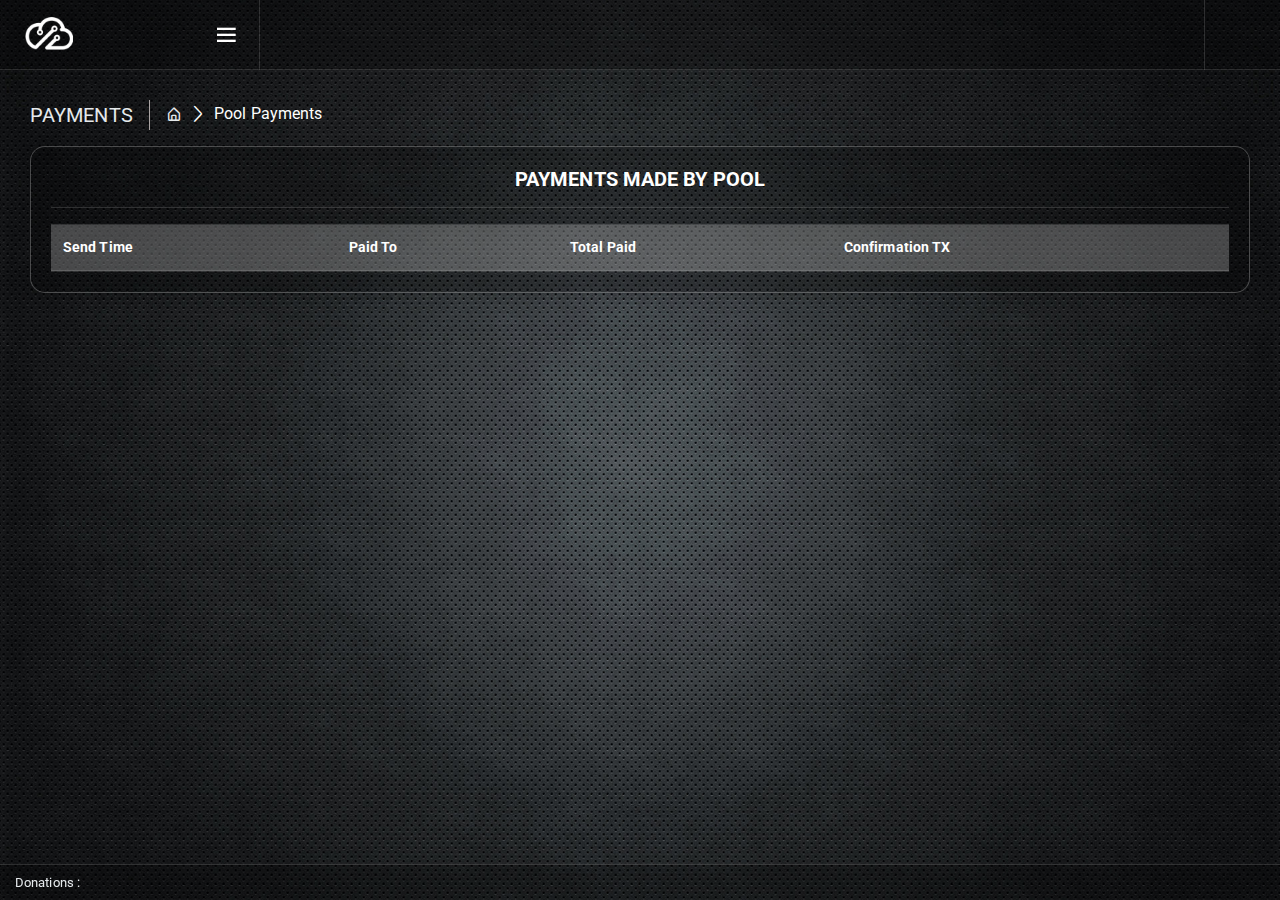
<file: payments.html>
<!DOCTYPE html>
<html lang="en">
<head>
	<meta charset="utf-8" />
	<meta name="viewport" content="width=device-width, initial-scale=1, shrink-to-fit=no" />
	<title>pool2mine - Ethereum</title>
	<link rel="icon" href="assets/images/favicon-32x32.png" type="image/png" />
	<link href="assets/plugins/chartist/chartist.css" rel="stylesheet" />
	<link href="assets/plugins/simplebar/css/simplebar.css" rel="stylesheet" />
	<link href="assets/plugins/perfect-scrollbar/css/perfect-scrollbar.css" rel="stylesheet" />
	<link href="assets/plugins/metismenu/css/metisMenu.min.css" rel="stylesheet" />
	<link rel="stylesheet" href="assets/css/bootstrap.min.css" />
	<link rel="stylesheet" href="assets/css/icons.css" />
	<link rel="stylesheet" href="assets/css/app.css" />
</head>
<body class="bg-theme bg-theme8" onhashchange="loadPaymentContent()">
	<div class="wrapper">
		<header class="top-header">
			<nav class="navbar navbar-expand">
				<div class="sidebar-header">
					<div class="d-none d-lg-flex">
						<img src="assets/images/logo-icon.png" class="logo-icon-2" alt="" />
					</div>
					<div id="poolHeader"></div>
					<a href="#" class="toggle-btn ml-lg-auto" ><i class="bx bx-menu"></i></a>
				</div>
				<div class="right-topbar ml-auto">
					<ul class="navbar-nav">
						<li class="nav-item dropdown dropdown-lg"><span id="discord"></span></li>
						<li class="nav-item dropdown dropdown-lg"><span id="telegram"></span></li>
						<li class="nav-item dropdown dropdown-lg"><span id="twitter"></span></li>
						<li class="nav-item dropdown dropdown-lg"><span id="facebook"></span></li>
						<li class="nav-item dropdown dropdown-user-profile">
							<a class="nav-link dropdown-toggle dropdown-toggle-nocaret" href="#" data-toggle="dropdown">
								<div class="media user-box align-items-center">
									<div class="media-body user-info">
										<p id="nameOfCoinHeader" class="user-name mb-0"></p>
										<p id="algoOfCoinHeader" class="designattion mb-0"></p>
									</div>
									<span id="coinLogo"></span>
								</div>
							</a>
						</li>
					</ul>
				</div>
			</nav>
		</header>
		<div class="nav-container">
			<div class="mobile-topbar-header">
				<div class="">
					<img src="assets/images/logo-icon.png" class="logo-icon-2" alt="" />
				</div>
				<div id="poolHeader2"></div>
				<a href="#" class="toggle-btn ml-auto" target='_blank'><i class="bx bx-menu"></i></a>
			</div>
			<nav class="topbar-nav">
				<ul class="metismenu" id="menu">
					<li>
						<a href="index.html">
							<div class="parent-icon"><i class="bx bx-home-alt"></i></div>
							<div class="menu-title">Home</div>
						</a></center>
					</li>
					<li>
						<a href="stats.html">
							<div class="parent-icon"><i class='bx bx-bar-chart-square'></i></div>
							<div class="menu-title">Statistics</div>
						</a>
					</li>
					<li>
						<a href="dashboard.html">
							<div class="parent-icon"><i class="bx bx-tachometer"></i></div>
							<div class="menu-title">Dashboard</div>
						</a>
					</li>
					<li>
						<a href="miners.html">
							<div class="parent-icon"><i class="bx bx-group"></i></div>
							<div class="menu-title">Miners</div>
						</a>
					</li>
					<li>
						<a href="blocks.html">
							<div class="parent-icon"><i class="bx bx-cube-alt"></i></div>
							<div class="menu-title">Blocks</div>
						</a>
					</li>
					<li>
						<a href="payments.html">
							<div class="parent-icon text-info"> <i class="bx bx-dollar-circle"></i></div>
							<div class="menu-title text-info">Payments</div>
						</a>
					</li>
					<li>
						<a href="connect.html">
							<div class="parent-icon"> <i class="bx bx-plug"></i></div>
							<div class="menu-title">Get Connected</div>
						</a>
					</li>
					<li>
						<a href="faq.html">
							<div class="parent-icon"><i class="bx bx-help-circle"></i></div>
							<div class="menu-title">FAQ</div>
						</a>
					</li>
				</ul>
			</nav>
		</div>
		<div class="page-wrapper">
			<div class="page-content-wrapper">
				<div class="page-content">
					<div class="page-breadcrumb d-none d-md-flex align-items-center mb-3">
						<div class="breadcrumb-title pr-3">PAYMENTS</div>
						<div class="pl-3">
							<nav aria-label="breadcrumb">
								<ol class="breadcrumb mb-0 p-0">
									<li class="breadcrumb-item"><a href="index.html"><i class='bx bx-home-alt'></i></a></li>
									<li class="breadcrumb-item active" aria-current="page">Pool Payments</li>
								</ol>
							</nav>
						</div>
					</div>
					<div class="card radius-15 b-1">
						<div class="card-body">
							<div class="card-title">
								<h5 class="mb-0 font-weight-bold"><center>PAYMENTS MADE BY POOL</center></h5>
							</div>
							<hr/>
							<div class="table-responsive">
								<table class="table table-striped mb-0">
									<thead class="thead-light">
										<tr>
											<th>Send Time</th>
											<th>Paid To</th>
                            								<th>Total Paid</th>
                            								<th>Confirmation TX</th>
										</tr>
									</thead>
									<tbody id="paymentList"></tbody>
								</table>
							</div>
						</div>
					</div>
				</div>
			</div>
		</div>
		<div class="overlay toggle-btn-mobile"></div>
		<a href="javaScript:;" class="back-to-top"><i class='bx bxs-up-arrow-alt'></i></a>
		<div class="footer">
			<div class="d-flex align-items-center justify-content-between flex-wrap">
				<ul class="list-inline mb-0">
					<li class="list-inline-item">Donations :</li>
					<li id="donationAddress" class="list-inline-item text-info"></li>
				</ul>
				<p class="mb-0"><span id="footerLink"></span></p>
			</div>
		</div>
	</div>
	<script src="assets/js/jquery.min.js"></script>
	<script src="assets/js/popper.min.js"></script>
	<script src="assets/js/bootstrap.min.js"></script>
	<script src="assets/js/app.js"></script>
	<script src="assets/js/eth.js"></script>
	<script src="assets/plugins/chartist/chartist.js"></script>
	<script src="assets/plugins/simplebar/js/simplebar.min.js"></script>
	<script src="assets/plugins/metismenu/js/metisMenu.min.js"></script>
	<script src="assets/plugins/perfect-scrollbar/js/perfect-scrollbar.js"></script>
	<script type="text/javascript">
		$(document).ready(function() {
			loadPaymentContent();
		});
	</script>
</body>
</html>
</file>
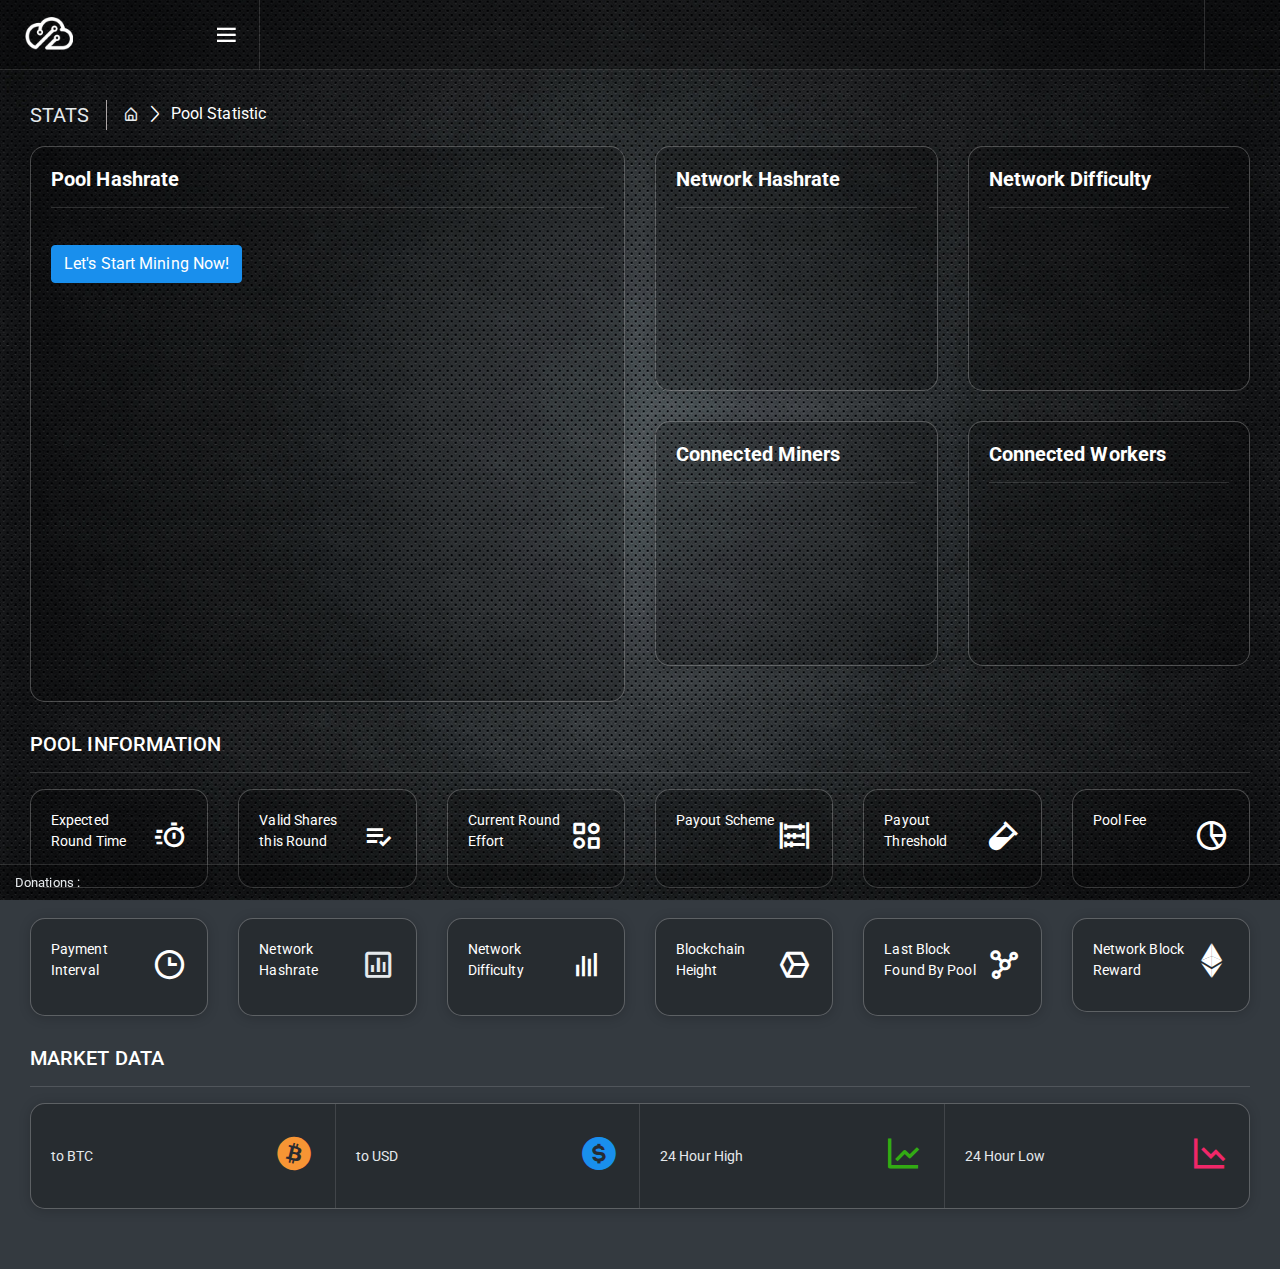
<file: stats.html>
<!DOCTYPE html>
<html lang="en">
<head>
	<meta charset="utf-8" />
	<meta name="viewport" content="width=device-width, initial-scale=1, shrink-to-fit=no" />
	<title>pool2mine - Ethereum</title>
	<link rel="icon" href="assets/images/favicon-32x32.png" type="image/png" />
	<link href="assets/plugins/chartist/chartist.css" rel="stylesheet" />
	<link href="assets/plugins/simplebar/css/simplebar.css" rel="stylesheet" />
	<link href="assets/plugins/perfect-scrollbar/css/perfect-scrollbar.css" rel="stylesheet" />
	<link href="assets/plugins/metismenu/css/metisMenu.min.css" rel="stylesheet" />
	<link rel="stylesheet" href="assets/css/bootstrap.min.css" />
	<link rel="stylesheet" href="assets/css/icons.css" />
	<link rel="stylesheet" href="assets/css/app.css" />
</head>
<body class="bg-theme bg-theme8" onhashchange="loadStatsPage()">
	<div class="wrapper">
		<header class="top-header">
			<nav class="navbar navbar-expand">
				<div class="sidebar-header">
					<div class="d-none d-lg-flex">
						<img src="assets/images/logo-icon.png" class="logo-icon-2" alt="" />
					</div>
					<div id="poolHeader"></div>
					<a href="#" class="toggle-btn ml-lg-auto" ><i class="bx bx-menu"></i></a>
				</div>
				<div class="right-topbar ml-auto">
					<ul class="navbar-nav">
						<li class="nav-item dropdown dropdown-lg"><span id="discord"></span></li>
						<li class="nav-item dropdown dropdown-lg"><span id="telegram"></span></li>
						<li class="nav-item dropdown dropdown-lg"><span id="twitter"></span></li>
						<li class="nav-item dropdown dropdown-lg"><span id="facebook"></span></li>
						<li class="nav-item dropdown dropdown-user-profile">
							<a class="nav-link dropdown-toggle dropdown-toggle-nocaret" href="#" data-toggle="dropdown">
								<div class="media user-box align-items-center">
									<div class="media-body user-info">
										<p id="nameOfCoinHeader" class="user-name mb-0"></p>
										<p id="algoOfCoinHeader" class="designattion mb-0"></p>
									</div>
									<span id="coinLogo"></span>
								</div>
							</a>
						</li>
					</ul>
				</div>
			</nav>
		</header>
		<div class="nav-container">
			<div class="mobile-topbar-header">
				<div class="">
					<img src="assets/images/logo-icon.png" class="logo-icon-2" alt="" />
				</div>
				<div id="poolHeader2"></div>
				<a href="#" class="toggle-btn ml-auto" target='_blank'><i class="bx bx-menu"></i></a>
			</div>
			<nav class="topbar-nav">
				<ul class="metismenu" id="menu">
					<li>
						<a href="index.html">
							<div class="parent-icon"><i class="bx bx-home-alt"></i></div>
							<div class="menu-title">Home</div>
						</a></center>
					</li>
					<li>
						<a href="stats.html">
							<div class="parent-icon text-info"><i class='bx bx-bar-chart-square'></i></div>
							<div class="menu-title text-info">Statistics</div>
						</a>
					</li>
					<li>
						<a href="dashboard.html">
							<div class="parent-icon"><i class="bx bx-tachometer"></i></div>
							<div class="menu-title">Dashboard</div>
						</a>
					</li>
					<li>
						<a href="miners.html">
							<div class="parent-icon"><i class="bx bx-group"></i></div>
							<div class="menu-title">Miners</div>
						</a>
					</li>
					<li>
						<a href="blocks.html">
							<div class="parent-icon"><i class="bx bx-cube-alt"></i></div>
							<div class="menu-title">Blocks</div>
						</a>
					</li>
					<li>
						<a href="payments.html">
							<div class="parent-icon"><i class="bx bx-dollar-circle"></i></div>
							<div class="menu-title">Payments</div>
						</a>
					</li>
					<li>
						<a href="connect.html">
							<div class="parent-icon"><i class="bx bx-plug"></i></div>
							<div class="menu-title">Get Connected</div>
						</a>
					</li>
					<li>
						<a href="faq.html">
							<div class="parent-icon"><i class="bx bx-help-circle"></i></div>
							<div class="menu-title">FAQ</div>
						</a>
					</li>
				</ul>
			</nav>
		</div>
		<div class="page-wrapper">
			<div class="page-content-wrapper">
				<div class="page-content">
					<div class="page-breadcrumb d-none d-md-flex align-items-center mb-3">
						<div class="breadcrumb-title pr-3">STATS</div>
						<div class="pl-3">
							<nav aria-label="breadcrumb">
								<ol class="breadcrumb mb-0 p-0">
									<li class="breadcrumb-item"><a href="index.html"><i class='bx bx-home-alt'></i></a></li>
									<li class="breadcrumb-item active" aria-current="page">Pool Statistic</li>
								</ol>
							</nav>
						</div>
					</div>
					<div class="row">
						<div class="col-12 col-lg-12 col-xl-6">
							<div class="card-deck flex-column flex-lg-row">
								<div class="card radius-15 b-1">
									<div class="card-body">
										<div class="card-title">
											<h5 class="mb-0 font-weight-bold">Pool Hashrate</h5>
										</div>
										<hr/>
										<h1 class="no-margin"><span class="text-white font-weight-bold"><div id="poolHashrate"></div></span></h1><br>
										<a href="connect.html" class="btn btn-info">Let's start mining now!</a><br><br>
										<div class="chart-container-poolhash" id="chartStatsHashratePool"></div>
									</div>
								</div>
							</div>
						</div>
						<div class="col-12 col-lg-12 col-xl-6">
							<div class="card-deck flex-column flex-lg-row">
								<div class="card radius-15 b-1">
									<div class="card-body">
										<div class="card-title">
											<h5 class="mb-0 font-weight-bold">Network Hashrate</h5>
										</div>
										<hr/>
										<h2 class="no-margin"><span class="text-white font-weight-bold"><div id="networkHashrate"></div></span></h2><br>
										<div class="chart-container-nethash" id="chartStatsHashrate"></div>
									</div>
								</div>
								<div class="card radius-15 b-1">
									<div class="card-body">
										<div class="card-title">
											<h5 class="mb-0 font-weight-bold">Network Difficulty</h5>
										</div>
										<hr/>
										<h2 class="no-margin"><span class="text-white font-weight-bold"><div id="networkDifficulty"></div></span></h2><br>
										<div class="chart-container-netdiff" id="chartStatsDiff"></div>
									</div>
								</div>
							</div>
							<div class="card-deck flex-column flex-lg-row">
								<div class="card radius-15 b-1">
									<div class="card-body">
										<div class="card-title">
											<h5 class="mb-0 font-weight-bold">Connected Miners</h5>
										</div>
										<hr/>
										<h2 class="no-margin"><span class="text-white font-weight-bold"><div id="poolMiners"></div></span></h2><br>
										<div class="chart-container-miners" id="chartStatsMiners"></div>
									</div>
								</div>
								<div class="card radius-15 b-1">
									<div class="card-body">
										<div class="card-title">
											<h5 class="mb-0 font-weight-bold">Connected Workers</h5>
										</div>
										<hr/>
										<h2 class="no-margin"><span class="text-white font-weight-bold"><div id="poolWorkers"></div></span></h2><br>
										<div class="chart-container-workers" id="chartStatsWorkers"></div>
									</div>
								</div>
							</div>
						</div>
					</div>
					<h5 class="mb-0 text-uppercase">Pool Information</h5>
					<hr>
					<div class="row">
						<div class="col-12 col-lg-2">
							<div class="card radius-15 b-1">
								<div class="card-body">
									<div class="media align-items-middle">
										<div class="media-body">
											<p class="mb-0 text-white">Expected Round Time</p>
											<h5 class="mb-0 font-weight-bold text-white" id="poolTTF"></h5>
										</div>
										<div class="font-35 text-white"><i class='bx bx-timer'></i>
										</div>
									</div>
								</div>
							</div>
						</div>
						<div class="col-12 col-lg-2">
							<div class="card radius-15 b-1">
								<div class="card-body">
									<div class="media align-items-middle">
										<div class="media-body">
											<p class="mb-0 text-white">Valid Shares this Round</p>
											<h5 class="mb-0 font-weight-bold text-white" id="currentShares"></h5>
										</div>
										<div class="font-35 text-white"><i class='bx bx-list-check'></i>
										</div>
									</div>
								</div>
							</div>
						</div>

						<div class="col-12 col-lg-2">
							<div class="card radius-15 b-1">
								<div class="card-body">
									<div class="media align-items-middle">
										<div class="media-body">
											<p class="mb-0 text-white">Current Round Effort</p>
											<h5 class="mb-0 font-weight-bold text-white" id="poolEffort"></h5>
										</div>
										<div class="font-35 text-white"><i class='bx bx-category-alt'></i>
										</div>
									</div>
								</div>
							</div>
						</div>
						<div class="col-12 col-lg-2">
							<div class="card radius-15 b-1">
								<div class="card-body">
									<div class="media align-items-middle">
										<div class="media-body">
											<p class="mb-0 text-white">Payout Scheme</p>
											<h5 class="mb-0 font-weight-bold text-white" id="payoutScheme"></h5>
										</div>
										<div class="font-35 text-white"><i class='bx bx-abacus'></i>
										</div>
									</div>
								</div>
							</div>
						</div>
						<div class="col-12 col-lg-2">
							<div class="card radius-15 b-1">
								<div class="card-body">
									<div class="media align-items-middle">
										<div class="media-body">
											<p class="mb-0 text-white">Payout Threshold</p>
											<h5 class="mb-0 font-weight-bold text-white" id="minimumPayment"></h5>
										</div>
										<div class="font-35 text-white"><i class='bx bxs-vial'></i>
										</div>
									</div>
								</div>
							</div>
						</div>
						<div class="col-12 col-lg-2">
							<div class="card radius-15 b-1">
								<div class="card-body">
									<div class="media align-items-middle">
										<div class="media-body">
											<p class="mb-0 text-white">Pool Fee</p>
											<h5 class="mb-0 font-weight-bold text-white" id="poolFeePercent"></h5>
										</div>
										<div class="font-35 text-white"><i class='bx bx-pie-chart-alt-2'></i>
										</div>
									</div>
								</div>
							</div>
						</div>
					</div>
					<div class="row">
						<div class="col-12 col-lg-2">
							<div class="card radius-15 b-1">
								<div class="card-body">
									<div class="media align-items-middle">
										<div class="media-body">
											<p class="mb-0 text-white">Payment Interval</p>
											<h5 class="mb-0 font-weight-bold text-white" id="poolPaymentInterval"></h5>
										</div>
										<div class="font-35 text-white"><i class='bx bx-time'></i>
										</div>
									</div>
								</div>
							</div>
						</div>
						<div class="col-12 col-lg-2">
							<div class="card radius-15 b-1">
								<div class="card-body">
									<div class="media align-items-middle">
										<div class="media-body">
											<p class="mb-0 text-white">Network Hashrate</p>
											<h5 class="mb-0 font-weight-bold text-white" id="netHashrate"></h5>
										</div>
										<div class="font-35"><i class='bx bx-bar-chart-square'></i>
										</div>
									</div>
								</div>
							</div>
						</div>
						<div class="col-12 col-lg-2">
							<div class="card radius-15 b-1">
								<div class="card-body">
									<div class="media align-items-middle">
										<div class="media-body">
											<p class="mb-0 text-white">Network Difficulty</p>
											<h5 class="mb-0 font-weight-bold text-white" id="netDifficulty"></h5>
										</div>
										<div class="font-35 text-white"><i class='bx bx-bar-chart'></i>
										</div>
									</div>
								</div>
							</div>
						</div>
						<div class="col-12 col-lg-2">
							<div class="card radius-15 b-1">
								<div class="card-body">
									<div class="media align-items-middle">
										<div class="media-body">
											<p class="mb-0 text-white">Blockchain Height</p>
											<h5 class="mb-0 font-weight-bold text-white" id="blockchainHeight"></h5>
										</div>
										<div class="font-35 text-white"><i class='bx bx-cube-alt'></i>
										</div>
									</div>
								</div>
							</div>
						</div>
						<div class="col-12 col-lg-2">
							<div class="card radius-15 b-1">
								<div class="card-body">
									<div class="media align-items-middle">
										<div class="media-body">
											<p class="mb-0 text-white">Last Block Found By Pool</p>
											<h5 class="mb-0 font-weight-bold text-white" id="lastPoolBlock"></h5>
										</div>
										<div class="font-35 text-white"><i class='bx bx-network-chart'></i>
										</div>
									</div>
								</div>
							</div>
						</div>
						<div class="col-12 col-lg-2">
							<div class="card radius-15 b-1">
								<div class="card-body">
									<div class="media align-items-middle">
										<div class="media-body">
											<p class="mb-0 text-white">Network Block Reward</p>
											<h5 class="mb-0 font-weight-bold text-white" id="lastBlockReward"></h5>
										</div>
										<div class="font-35 text-white"><crypto class="cf cf-eth"></crypto>
										</div>
									</div>
								</div>
							</div>
						</div>
					</div>
					<h5 class="mb-0 text-uppercase">Market Data</h5>
					<hr>
					<div class="card radius-15 b-1">
						<div class="row no-gutters row-group">
							<div class="col-12 col-lg-3">
								<div class="card-body">
									<div class="media align-items-center">
										<div class="media-body">
											<p class="mb-0"><span id="tickerOfCoingecko1"></span> to BTC</p>
											<h4 class="mb-0 font-weight-bold" id="coinToBTC"></h4>
										</div>
										<div class="font-40 text-warning"><i class='bx bxl-bitcoin'></i>
										</div>
									</div>
								</div>
							</div>
							<div class="col-12 col-lg-3">
								<div class="card-body">
									<div class="media align-items-center">
										<div class="media-body">
											<p class="mb-0"><span id="tickerOfCoingecko2"></span> to USD</p>
											<h4 class="mb-0 font-weight-bold" id="coinToUSD"></h4>
										</div>
										<div class="font-40 text-info"><i class='bx bxs-dollar-circle'></i>
										</div>
									</div>
								</div>
							</div>
							<div class="col-12 col-lg-3">
								<div class="card-body">
									<div class="media align-items-center">
										<div class="media-body">
											<p class="mb-0">24 Hour High</p>
											<h4 class="mb-0 font-weight-bold" id="priceHigh"></h4>
										</div>
										<div class="font-40 text-success"><i class='bx bx-line-chart'></i>
										</div>
									</div>
								</div>
							</div>
							<div class="col-12 col-lg-3">
								<div class="card-body">
									<div class="media align-items-center">
										<div class="media-body">
											<p class="mb-0">24 Hour Low</p>
											<h4 class="mb-0 font-weight-bold" id="priceLow"></h4>
										</div>
										<div class="font-40 text-danger"><i class='bx bx-line-chart-down'></i>
										</div>
									</div>
								</div>
							</div>
						</div>
					</div>
				</div>
			</div>
		</div>
		<div class="overlay toggle-btn-mobile"></div>
		<a href="javaScript:;" class="back-to-top"><i class='bx bxs-up-arrow-alt'></i></a>
		<div class="footer">
			<div class="d-flex align-items-center justify-content-between flex-wrap">
				<ul class="list-inline mb-0">
					<li class="list-inline-item">Donations :</li>
					<li id="donationAddress" class="list-inline-item text-info"></li>
				</ul>
				<p class="mb-0"><span id="footerLink"></span></p>
			</div>
		</div>
	</div>
	<script src="assets/js/jquery.min.js"></script>
	<script src="assets/js/popper.min.js"></script>
	<script src="assets/js/bootstrap.min.js"></script>
	<script src="assets/js/app.js"></script>
	<script src="assets/js/eth.js"></script>
	<script src="assets/plugins/chartist/chartist.js"></script>
	<script src="assets/plugins/simplebar/js/simplebar.min.js"></script>
	<script src="assets/plugins/metismenu/js/metisMenu.min.js"></script>
	<script src="assets/plugins/perfect-scrollbar/js/perfect-scrollbar.js"></script>
	<script type="text/javascript">
		$(document).ready(function() {
			loadStatsPage();
		});
	</script>
</body>
</html>
</file>
<file: assets/plugins/chartist/chartist.css>
.ct-label {
  fill: rgba(0, 0, 0, 0.4);
  color: rgba(255, 255, 255, 0.4);
  font-size: 0.75rem;
  line-height: 1; }

.ct-chart-line .ct-label,
.ct-chart-bar .ct-label {
  display: block;
  display: -webkit-box;
  display: -moz-box;
  display: -ms-flexbox;
  display: -webkit-flex;
  display: flex; }

.ct-chart-pie .ct-label,
.ct-chart-donut .ct-label {
  dominant-baseline: central; }

.ct-label.ct-horizontal.ct-start {
  -webkit-box-align: flex-end;
  -webkit-align-items: flex-end;
  -ms-flex-align: flex-end;
  align-items: flex-end;
  -webkit-box-pack: flex-start;
  -webkit-justify-content: flex-start;
  -ms-flex-pack: flex-start;
  justify-content: flex-start;
  text-align: left;
  text-anchor: start; }

.ct-label.ct-horizontal.ct-end {
  -webkit-box-align: flex-start;
  -webkit-align-items: flex-start;
  -ms-flex-align: flex-start;
  align-items: flex-start;
  -webkit-box-pack: flex-start;
  -webkit-justify-content: flex-start;
  -ms-flex-pack: flex-start;
  justify-content: flex-start;
  text-align: left;
  text-anchor: start; }

.ct-label.ct-vertical.ct-start {
  -webkit-box-align: flex-end;
  -webkit-align-items: flex-end;
  -ms-flex-align: flex-end;
  align-items: flex-end;
  -webkit-box-pack: flex-end;
  -webkit-justify-content: flex-end;
  -ms-flex-pack: flex-end;
  justify-content: flex-end;
  text-align: right;
  text-anchor: end; }

.ct-label.ct-vertical.ct-end {
  -webkit-box-align: flex-end;
  -webkit-align-items: flex-end;
  -ms-flex-align: flex-end;
  align-items: flex-end;
  -webkit-box-pack: flex-start;
  -webkit-justify-content: flex-start;
  -ms-flex-pack: flex-start;
  justify-content: flex-start;
  text-align: left;
  text-anchor: start; }

.ct-chart-bar .ct-label.ct-horizontal.ct-start {
  -webkit-box-align: flex-end;
  -webkit-align-items: flex-end;
  -ms-flex-align: flex-end;
  align-items: flex-end;
  -webkit-box-pack: center;
  -webkit-justify-content: center;
  -ms-flex-pack: center;
  justify-content: center;
  text-align: center;
  text-anchor: start; }

.ct-chart-bar .ct-label.ct-horizontal.ct-end {
  -webkit-box-align: flex-start;
  -webkit-align-items: flex-start;
  -ms-flex-align: flex-start;
  align-items: flex-start;
  -webkit-box-pack: center;
  -webkit-justify-content: center;
  -ms-flex-pack: center;
  justify-content: center;
  text-align: center;
  text-anchor: start; }

.ct-chart-bar.ct-horizontal-bars .ct-label.ct-horizontal.ct-start {
  -webkit-box-align: flex-end;
  -webkit-align-items: flex-end;
  -ms-flex-align: flex-end;
  align-items: flex-end;
  -webkit-box-pack: flex-start;
  -webkit-justify-content: flex-start;
  -ms-flex-pack: flex-start;
  justify-content: flex-start;
  text-align: left;
  text-anchor: start; }

.ct-chart-bar.ct-horizontal-bars .ct-label.ct-horizontal.ct-end {
  -webkit-box-align: flex-start;
  -webkit-align-items: flex-start;
  -ms-flex-align: flex-start;
  align-items: flex-start;
  -webkit-box-pack: flex-start;
  -webkit-justify-content: flex-start;
  -ms-flex-pack: flex-start;
  justify-content: flex-start;
  text-align: left;
  text-anchor: start; }

.ct-chart-bar.ct-horizontal-bars .ct-label.ct-vertical.ct-start {
  -webkit-box-align: center;
  -webkit-align-items: center;
  -ms-flex-align: center;
  align-items: center;
  -webkit-box-pack: flex-end;
  -webkit-justify-content: flex-end;
  -ms-flex-pack: flex-end;
  justify-content: flex-end;
  text-align: right;
  text-anchor: end; }

.ct-chart-bar.ct-horizontal-bars .ct-label.ct-vertical.ct-end {
  -webkit-box-align: center;
  -webkit-align-items: center;
  -ms-flex-align: center;
  align-items: center;
  -webkit-box-pack: flex-start;
  -webkit-justify-content: flex-start;
  -ms-flex-pack: flex-start;
  justify-content: flex-start;
  text-align: left;
  text-anchor: end; }

.ct-grid {
  stroke: rgba(0, 0, 0, 0.2);
  stroke-width: 1px;
  stroke-dasharray: 2px; }

.ct-grid-background {
  fill: none; }

.ct-point {
  stroke-width: 10px;
  stroke-linecap: round; }

.ct-line {
  fill: none;
  stroke-width: 4px; }

.ct-area {
  stroke: none;
  fill-opacity: 0.1; }

.ct-bar {
  fill: none;
  stroke-width: 10px; }

.ct-slice-donut {
  fill: none;
  stroke-width: 60px; }

.ct-series-a .ct-point, .ct-series-a .ct-line, .ct-series-a .ct-bar, .ct-series-a .ct-slice-donut {
  stroke: #198fed; }

.ct-series-a .ct-slice-pie, .ct-series-a .ct-slice-donut-solid, .ct-series-a .ct-area {
  fill: #198fed; }

.ct-series-b .ct-point, .ct-series-b .ct-line, .ct-series-b .ct-bar, .ct-series-b .ct-slice-donut {
  stroke: #9fb3ca; }

.ct-series-b .ct-slice-pie, .ct-series-b .ct-slice-donut-solid, .ct-series-b .ct-area {
  fill: #9fb3ca; }

.ct-series-c .ct-point, .ct-series-c .ct-line, .ct-series-c .ct-bar, .ct-series-c .ct-slice-donut {
  stroke: #22b3dd; }

.ct-series-c .ct-slice-pie, .ct-series-c .ct-slice-donut-solid, .ct-series-c .ct-area {
  fill: #22b3dd; }

.ct-series-d .ct-point, .ct-series-d .ct-line, .ct-series-d .ct-bar, .ct-series-d .ct-slice-donut {
  stroke: #10c347; }

.ct-series-d .ct-slice-pie, .ct-series-d .ct-slice-donut-solid, .ct-series-d .ct-area {
  fill: #10c347; }

.ct-series-e .ct-point, .ct-series-e .ct-line, .ct-series-e .ct-bar, .ct-series-e .ct-slice-donut {
  stroke: #f4ac2f; }

.ct-series-e .ct-slice-pie, .ct-series-e .ct-slice-donut-solid, .ct-series-e .ct-area {
  fill: #f4ac2f; }

.ct-series-f .ct-point, .ct-series-f .ct-line, .ct-series-f .ct-bar, .ct-series-f .ct-slice-donut {
  stroke: #ff0b5b; }

.ct-series-f .ct-slice-pie, .ct-series-f .ct-slice-donut-solid, .ct-series-f .ct-area {
  fill: #ff0b5b; }

.ct-series-g .ct-point, .ct-series-g .ct-line, .ct-series-g .ct-bar, .ct-series-g .ct-slice-donut {
  stroke: #bcc2c8; }

.ct-series-g .ct-slice-pie, .ct-series-g .ct-slice-donut-solid, .ct-series-g .ct-area {
  fill: #bcc2c8; }

.ct-series-h .ct-point, .ct-series-h .ct-line, .ct-series-h .ct-bar, .ct-series-h .ct-slice-donut {
  stroke: #ec407a; }

.ct-series-h .ct-slice-pie, .ct-series-h .ct-slice-donut-solid, .ct-series-h .ct-area {
  fill: #d81b60; }

.ct-series-i .ct-point, .ct-series-i .ct-line, .ct-series-i .ct-bar, .ct-series-i .ct-slice-donut {
  stroke: #ab47bc; }

.ct-series-i .ct-slice-pie, .ct-series-i .ct-slice-donut-solid, .ct-series-i .ct-area {
  fill: #8e24aa; }

.ct-series-j .ct-point, .ct-series-j .ct-line, .ct-series-j .ct-bar, .ct-series-j .ct-slice-donut {
  stroke: #25b6b4; }

.ct-series-j .ct-slice-pie, .ct-series-j .ct-slice-donut-solid, .ct-series-j .ct-area {
  fill: #137e7d; }

.ct-series-k .ct-point, .ct-series-k .ct-line, .ct-series-k .ct-bar, .ct-series-k .ct-slice-donut {
  stroke: #ef6c00; }

.ct-series-k .ct-slice-pie, .ct-series-k .ct-slice-donut-solid, .ct-series-k .ct-area {
  fill: #e65100; }

.ct-series-l .ct-point, .ct-series-l .ct-line, .ct-series-l .ct-bar, .ct-series-l .ct-slice-donut {
  stroke: #3f51b5; }

.ct-series-l .ct-slice-pie, .ct-series-l .ct-slice-donut-solid, .ct-series-l .ct-area {
  fill: #283593; }

.ct-series-m .ct-point, .ct-series-m .ct-line, .ct-series-m .ct-bar, .ct-series-m .ct-slice-donut {
  stroke: #039be5; }

.ct-series-m .ct-slice-pie, .ct-series-m .ct-slice-donut-solid, .ct-series-m .ct-area {
  fill: #01579b; }

.ct-series-n .ct-point, .ct-series-n .ct-line, .ct-series-n .ct-bar, .ct-series-n .ct-slice-donut {
  stroke: #607d8b; }

.ct-series-n .ct-slice-pie, .ct-series-n .ct-slice-donut-solid, .ct-series-n .ct-area {
  fill: #455a64; }

.ct-series-o .ct-point, .ct-series-o .ct-line, .ct-series-o .ct-bar, .ct-series-o .ct-slice-donut {
  stroke: #757575; }

.ct-series-o .ct-slice-pie, .ct-series-o .ct-slice-donut-solid, .ct-series-o .ct-area {
  fill: #3f3e3e; }

.ct-square {
  display: block;
  position: relative;
  width: 100%; }
  .ct-square:before {
    display: block;
    float: left;
    content: "";
    width: 0;
    height: 0;
    padding-bottom: 100%; }
  .ct-square:after {
    content: "";
    display: table;
    clear: both; }
  .ct-square > svg {
    display: block;
    position: absolute;
    top: 0;
    left: 0; }

.ct-minor-second {
  display: block;
  position: relative;
  width: 100%; }
  .ct-minor-second:before {
    display: block;
    float: left;
    content: "";
    width: 0;
    height: 0;
    padding-bottom: 93.75%; }
  .ct-minor-second:after {
    content: "";
    display: table;
    clear: both; }
  .ct-minor-second > svg {
    display: block;
    position: absolute;
    top: 0;
    left: 0; }

.ct-major-second {
  display: block;
  position: relative;
  width: 100%; }
  .ct-major-second:before {
    display: block;
    float: left;
    content: "";
    width: 0;
    height: 0;
    padding-bottom: 88.8888888889%; }
  .ct-major-second:after {
    content: "";
    display: table;
    clear: both; }
  .ct-major-second > svg {
    display: block;
    position: absolute;
    top: 0;
    left: 0; }

.ct-minor-third {
  display: block;
  position: relative;
  width: 100%; }
  .ct-minor-third:before {
    display: block;
    float: left;
    content: "";
    width: 0;
    height: 0;
    padding-bottom: 83.3333333333%; }
  .ct-minor-third:after {
    content: "";
    display: table;
    clear: both; }
  .ct-minor-third > svg {
    display: block;
    position: absolute;
    top: 0;
    left: 0; }

.ct-major-third {
  display: block;
  position: relative;
  width: 100%; }
  .ct-major-third:before {
    display: block;
    float: left;
    content: "";
    width: 0;
    height: 0;
    padding-bottom: 80%; }
  .ct-major-third:after {
    content: "";
    display: table;
    clear: both; }
  .ct-major-third > svg {
    display: block;
    position: absolute;
    top: 0;
    left: 0; }

.ct-perfect-fourth {
  display: block;
  position: relative;
  width: 100%; }
  .ct-perfect-fourth:before {
    display: block;
    float: left;
    content: "";
    width: 0;
    height: 0;
    padding-bottom: 75%; }
  .ct-perfect-fourth:after {
    content: "";
    display: table;
    clear: both; }
  .ct-perfect-fourth > svg {
    display: block;
    position: absolute;
    top: 0;
    left: 0; }

.ct-perfect-fifth {
  display: block;
  position: relative;
  width: 100%; }
  .ct-perfect-fifth:before {
    display: block;
    float: left;
    content: "";
    width: 0;
    height: 0;
    padding-bottom: 66.6666666667%; }
  .ct-perfect-fifth:after {
    content: "";
    display: table;
    clear: both; }
  .ct-perfect-fifth > svg {
    display: block;
    position: absolute;
    top: 0;
    left: 0; }

.ct-minor-sixth {
  display: block;
  position: relative;
  width: 100%; }
  .ct-minor-sixth:before {
    display: block;
    float: left;
    content: "";
    width: 0;
    height: 0;
    padding-bottom: 62.5%; }
  .ct-minor-sixth:after {
    content: "";
    display: table;
    clear: both; }
  .ct-minor-sixth > svg {
    display: block;
    position: absolute;
    top: 0;
    left: 0; }

.ct-golden-section {
  display: block;
  position: relative;
  width: 100%; }
  .ct-golden-section:before {
    display: block;
    float: left;
    content: "";
    width: 0;
    height: 0;
    padding-bottom: 61.804697157%; }
  .ct-golden-section:after {
    content: "";
    display: table;
    clear: both; }
  .ct-golden-section > svg {
    display: block;
    position: absolute;
    top: 0;
    left: 0; }

.ct-major-sixth {
  display: block;
  position: relative;
  width: 100%; }
  .ct-major-sixth:before {
    display: block;
    float: left;
    content: "";
    width: 0;
    height: 0;
    padding-bottom: 60%; }
  .ct-major-sixth:after {
    content: "";
    display: table;
    clear: both; }
  .ct-major-sixth > svg {
    display: block;
    position: absolute;
    top: 0;
    left: 0; }

.ct-minor-seventh {
  display: block;
  position: relative;
  width: 100%; }
  .ct-minor-seventh:before {
    display: block;
    float: left;
    content: "";
    width: 0;
    height: 0;
    padding-bottom: 56.25%; }
  .ct-minor-seventh:after {
    content: "";
    display: table;
    clear: both; }
  .ct-minor-seventh > svg {
    display: block;
    position: absolute;
    top: 0;
    left: 0; }

.ct-major-seventh {
  display: block;
  position: relative;
  width: 100%; }
  .ct-major-seventh:before {
    display: block;
    float: left;
    content: "";
    width: 0;
    height: 0;
    padding-bottom: 53.3333333333%; }
  .ct-major-seventh:after {
    content: "";
    display: table;
    clear: both; }
  .ct-major-seventh > svg {
    display: block;
    position: absolute;
    top: 0;
    left: 0; }

.ct-octave {
  display: block;
  position: relative;
  width: 100%; }
  .ct-octave:before {
    display: block;
    float: left;
    content: "";
    width: 0;
    height: 0;
    padding-bottom: 50%; }
  .ct-octave:after {
    content: "";
    display: table;
    clear: both; }
  .ct-octave > svg {
    display: block;
    position: absolute;
    top: 0;
    left: 0; }

.ct-major-tenth {
  display: block;
  position: relative;
  width: 100%; }
  .ct-major-tenth:before {
    display: block;
    float: left;
    content: "";
    width: 0;
    height: 0;
    padding-bottom: 40%; }
  .ct-major-tenth:after {
    content: "";
    display: table;
    clear: both; }
  .ct-major-tenth > svg {
    display: block;
    position: absolute;
    top: 0;
    left: 0; }

.ct-major-eleventh {
  display: block;
  position: relative;
  width: 100%; }
  .ct-major-eleventh:before {
    display: block;
    float: left;
    content: "";
    width: 0;
    height: 0;
    padding-bottom: 37.5%; }
  .ct-major-eleventh:after {
    content: "";
    display: table;
    clear: both; }
  .ct-major-eleventh > svg {
    display: block;
    position: absolute;
    top: 0;
    left: 0; }

.ct-major-twelfth {
  display: block;
  position: relative;
  width: 100%; }
  .ct-major-twelfth:before {
    display: block;
    float: left;
    content: "";
    width: 0;
    height: 0;
    padding-bottom: 33.3333333333%; }
  .ct-major-twelfth:after {
    content: "";
    display: table;
    clear: both; }
  .ct-major-twelfth > svg {
    display: block;
    position: absolute;
    top: 0;
    left: 0; }

.ct-double-octave {
  display: block;
  position: relative;
  width: 100%; }
  .ct-double-octave:before {
    display: block;
    float: left;
    content: "";
    width: 0;
    height: 0;
    padding-bottom: 25%; }
  .ct-double-octave:after {
    content: "";
    display: table;
    clear: both; }
  .ct-double-octave > svg {
    display: block;
    position: absolute;
    top: 0;
    left: 0; }

/*# sourceMappingURL=chartist.css.map */
</file>
<file: assets/plugins/simplebar/css/simplebar.css>
[data-simplebar] {
  position: relative;
  flex-direction: column;
  flex-wrap: wrap;
  justify-content: flex-start;
  align-content: flex-start;
  align-items: flex-start;
}

.simplebar-wrapper {
  overflow: hidden;
  width: inherit;
  height: inherit;
  max-width: inherit;
  max-height: inherit;
}

.simplebar-mask {
  direction: inherit;
  position: absolute;
  overflow: hidden;
  padding: 0;
  margin: 0;
  left: 0;
  top: 0;
  bottom: 0;
  right: 0;
  width: auto !important;
  height: auto !important;
  z-index: 0;
}

.simplebar-offset {
  direction: inherit !important;
  box-sizing: inherit !important;
  resize: none !important;
  position: absolute;
  top: 0;
  left: 0;
  bottom: 0;
  right: 0;
  padding: 0;
  margin: 0;
  -webkit-overflow-scrolling: touch;
}

.simplebar-content-wrapper {
  direction: inherit;
  box-sizing: border-box !important;
  position: relative;
  display: block;
  height: 100%; /* Required for horizontal native scrollbar to not appear if parent is taller than natural height */
  width: auto;
  visibility: visible;
  max-width: 100%; /* Not required for horizontal scroll to trigger */
  max-height: 100%; /* Needed for vertical scroll to trigger */
  scrollbar-width: none;
  -ms-overflow-style: none;
}

.simplebar-content-wrapper::-webkit-scrollbar,
.simplebar-hide-scrollbar::-webkit-scrollbar {
  width: 0;
  height: 0;
}

.simplebar-content:before,
.simplebar-content:after {
  content: ' ';
  display: table;
}

.simplebar-placeholder {
  max-height: 100%;
  max-width: 100%;
  width: 100%;
  pointer-events: none;
}

.simplebar-height-auto-observer-wrapper {
  box-sizing: inherit !important;
  height: 100%;
  width: 100%;
  max-width: 1px;
  position: relative;
  float: left;
  max-height: 1px;
  overflow: hidden;
  z-index: -1;
  padding: 0;
  margin: 0;
  pointer-events: none;
  flex-grow: inherit;
  flex-shrink: 0;
  flex-basis: 0;
}

.simplebar-height-auto-observer {
  box-sizing: inherit;
  display: block;
  opacity: 0;
  position: absolute;
  top: 0;
  left: 0;
  height: 1000%;
  width: 1000%;
  min-height: 1px;
  min-width: 1px;
  overflow: hidden;
  pointer-events: none;
  z-index: -1;
}

.simplebar-track {
  z-index: 1;
  position: absolute;
  right: 0;
  bottom: 0;
  pointer-events: none;
  overflow: hidden;
}

[data-simplebar].simplebar-dragging .simplebar-content {
  pointer-events: none;
  user-select: none;
  -webkit-user-select: none;
}

[data-simplebar].simplebar-dragging .simplebar-track {
  pointer-events: all;
}

.simplebar-scrollbar {
  position: absolute;
  left: 0;
  right: 0;
  min-height: 10px;
}

.simplebar-scrollbar:before {
  position: absolute;
  content: '';
  background: black;
  border-radius: 7px;
  left: 2px;
  right: 2px;
  opacity: 0;
  transition: opacity 0.2s linear;
}

.simplebar-scrollbar.simplebar-visible:before {
  /* When hovered, remove all transitions from drag handle */
  opacity: 0.5;
  transition: opacity 0s linear;
}

.simplebar-track.simplebar-vertical {
  top: 0;
  width: 11px;
}

.simplebar-track.simplebar-vertical .simplebar-scrollbar:before {
  top: 2px;
  bottom: 2px;
}

.simplebar-track.simplebar-horizontal {
  left: 0;
  height: 11px;
}

.simplebar-track.simplebar-horizontal .simplebar-scrollbar:before {
  height: 100%;
  left: 2px;
  right: 2px;
}

.simplebar-track.simplebar-horizontal .simplebar-scrollbar {
  right: auto;
  left: 0;
  top: 2px;
  height: 7px;
  min-height: 0;
  min-width: 10px;
  width: auto;
}

/* Rtl support */
[data-simplebar-direction='rtl'] .simplebar-track.simplebar-vertical {
  right: auto;
  left: 0;
}

.hs-dummy-scrollbar-size {
  direction: rtl;
  position: fixed;
  opacity: 0;
  visibility: hidden;
  height: 500px;
  width: 500px;
  overflow-y: hidden;
  overflow-x: scroll;
}

.simplebar-hide-scrollbar {
  position: fixed;
  left: 0;
  visibility: hidden;
  overflow-y: scroll;
  scrollbar-width: none;
  -ms-overflow-style: none;
}
</file>
<file: assets/plugins/perfect-scrollbar/css/perfect-scrollbar.css>
/*
 * Container style
 */
.ps {
  overflow: hidden !important;
  overflow-anchor: none;
  -ms-overflow-style: none;
  touch-action: auto;
  -ms-touch-action: auto;
}

/*
 * Scrollbar rail styles
 */
.ps__rail-x {
  display: none;
  opacity: 0;
  transition: background-color .2s linear, opacity .2s linear;
  -webkit-transition: background-color .2s linear, opacity .2s linear;
  height: 15px;
  /* there must be 'bottom' or 'top' for ps__rail-x */
  bottom: 0px;
  /* please don't change 'position' */
  position: absolute;
}

.ps__rail-y {
  display: none;
  opacity: 0;
  transition: background-color .2s linear, opacity .2s linear;
  -webkit-transition: background-color .2s linear, opacity .2s linear;
  width: 15px;
  /* there must be 'right' or 'left' for ps__rail-y */
  right: 0;
  /* please don't change 'position' */
  position: absolute;
}

.ps--active-x > .ps__rail-x,
.ps--active-y > .ps__rail-y {
  display: block;
  background-color: transparent;
}

.ps:hover > .ps__rail-x,
.ps:hover > .ps__rail-y,
.ps--focus > .ps__rail-x,
.ps--focus > .ps__rail-y,
.ps--scrolling-x > .ps__rail-x,
.ps--scrolling-y > .ps__rail-y {
  opacity: 0.6;
}

.ps .ps__rail-x:hover,
.ps .ps__rail-y:hover,
.ps .ps__rail-x:focus,
.ps .ps__rail-y:focus,
.ps .ps__rail-x.ps--clicking,
.ps .ps__rail-y.ps--clicking {
  background-color: #eee;
  opacity: 0.9;
}

/*
 * Scrollbar thumb styles
 */
.ps__thumb-x {
  background-color: #aaa;
  border-radius: 6px;
  transition: background-color .2s linear, height .2s ease-in-out;
  -webkit-transition: background-color .2s linear, height .2s ease-in-out;
  height: 6px;
  /* there must be 'bottom' for ps__thumb-x */
  bottom: 2px;
  /* please don't change 'position' */
  position: absolute;
}

.ps__thumb-y {
  background-color: #aaa;
  border-radius: 6px;
  transition: background-color .2s linear, width .2s ease-in-out;
  -webkit-transition: background-color .2s linear, width .2s ease-in-out;
  width: 6px;
  /* there must be 'right' for ps__thumb-y */
  right: 2px;
  /* please don't change 'position' */
  position: absolute;
}

.ps__rail-x:hover > .ps__thumb-x,
.ps__rail-x:focus > .ps__thumb-x,
.ps__rail-x.ps--clicking .ps__thumb-x {
  background-color: #999;
  height: 11px;
}

.ps__rail-y:hover > .ps__thumb-y,
.ps__rail-y:focus > .ps__thumb-y,
.ps__rail-y.ps--clicking .ps__thumb-y {
  background-color: #999;
  width: 11px;
}

/* MS supports */
@supports (-ms-overflow-style: none) {
  .ps {
    overflow: auto !important;
  }
}

@media screen and (-ms-high-contrast: active), (-ms-high-contrast: none) {
  .ps {
    overflow: auto !important;
  }
}
</file>
<file: assets/css/app.css>
/*
Template Name: Cyber Pool Responsive Template
Author: Cyber Harry
Email: cyberharry@cyberpool.org
File: app.css
*/

/*  
  - Google Font
  - General
  - Header
  - Page Wrapper
  - Pricing Table
  - Metismenu
  - Forms
  - Components
  - Buttons
  - Background Colors
  - Text Colors
  - Authentication
  - File Manager
  - Tables
  - Invoice Page
  - Chat box
  - Email box
  - Compose Mail
  - Extra Css
  - Responsive
  - Effort
*/

/* Google Font */

@import url("https://fonts.googleapis.com/css2?family=Open+Sans:wght@300;400;600&family=Roboto&display=swap");

/* General */

html {
  width: 100%;
  height: 100%;
}

body {
  font-family: "Open Sans", sans-serif;
  font-family: "Roboto", sans-serif;
  background-color: #343a40;
  letter-spacing: 0.1px;
  font-size: 14px;
  color: #e5e9ec;
}

a:hover {
  text-decoration: none;
  color: #198fed;
}

/* Header */

.wrapper {
  width: 100%;
  height: 100%;
  position: relative;
}

.top-header {
  width: auto;
  height: 70px;
  line-height: 70px;
  background: rgb(0 0 0 / 24%);
  position: fixed;
  top: 0;
  left: 0px;
  right: 0;
  z-index: 15;
  border-bottom: 1px solid rgb(255 255 255 / 14%);
  box-shadow: none;
}

.toggle-btn {
  margin-right: 10px;
  font-size: 28px;
  color: #ffffff;
  width: 45px;
  height: 45px;
  line-height: 45px;
  background: transparent;
  text-align: center;
  border-radius: 50%;
  cursor: pointer;
  outline: none;
}

.toggle-btn:hover {
  color: #ffffff;
}

.toggle-btn:active {
  color: #ffffff;
  background: rgb(255 255 255 / 20%);
}

.logo-icon {
  width: 128px;
}

.logo-icon-2 {
  width: 48px;
  margin-left: 10px;
}

.logo-text {
  color: #ffffff;
  font-size: 25px;
  margin-bottom: 0;
  margin-left: 10px;
}

.top-header .navbar {
  padding: 0;
  background: transparent;
}

.left-topbar {
  width: auto;
  height: 70px;
  float: left;
  padding-left: 15px;
  background: transparent;
}

.right-topbar {
  width: auto;

  height: 70px;

  padding-right: 15px;
}

.sidebar-header {
  width: auto;
  display: flex;
  align-items: center;
  padding-left: 15px;
  height: 70px;
  border-right: 0px solid #e4e4e4;
  transition: all 0.2s ease-out;
  z-index: 1;
}

.mobile-topbar-header {
  display: none;
}

.right-topbar .navbar-nav .nav-link {
  padding: 0rem 1.4rem;
  border-left: 1px solid rgb(255 255 255 / 14%);
  color: #ffffff;
  height: 70px;
  font-size: 25px;
}

.search-bar {
  padding: 0rem 2.4rem;
}

.search-arrow-back {
  display: none;
}

.search-btn-mobile {
  display: none;
}

.search-bar .btn-search-back {
  background: #f1f1f1;

  border: 1px solid #d9d3d3;

  padding: 0 20px;

  border-radius: 2px;

  height: calc(1.3em + 0.75rem + 2px);
}

.search-bar .btn-search-back i {
  font-size: 20px;

  color: #727171;
}

.search-bar .btn-search {
  background: rgb(0 0 0 / 12%);

  border: 1px solid rgb(255 255 255 / 30%);

  padding: 0 25px;

  border-radius: 0px;

  height: calc(1.6em + 0.75rem + 2px);
}

.search-bar .btn-search i {
  font-size: 16px;

  color: #fff;
}

.search-bar input {
  height: calc(1.6em + 0.75rem + 2px);

  border: 1px solid rgb(255 255 255 / 14%);

  color: #ffffff;

  background-color: rgb(0 0 0 / 12%);

  width: 100%;

  border-radius: 2px;
}

.search-bar input:focus {
}
.search-bar input::placeholder {
  opacity: 0.5 !important;

  color: #fff !important;
}

.dropdown-toggle-nocaret:after {
  display: none;
}

.user-box {
  line-height: 1.3;

  height: 70px;
}

.user-info {
  text-align: right;

  margin-right: 15px;
}

.user-info .user-name {
  font-size: 16px;

  font-weight: 500;
}

.user-info .designattion {
  font-size: 14px;

  color: rgb(255 255 255 / 65%);
}

.user-img {
  width: 52px;

  height: 52px;

  border-radius: 50%;

  border: 1px solid rgb(255 255 255 / 42%);

  padding: 3px;
}

.user-img img {
  border-radius: 10%;
}

.msg-count {
  position: absolute;

  left: 36px;

  top: 19px;

  font-size: 11px;

  font-weight: 500;

  width: 17px;

  height: 17px;

  text-align: center;

  border-radius: 50%;

  z-index: 5;

  padding: 0;

  color: #fff;

  background-color: #130c21;

  display: flex;

  justify-content: center;

  align-items: center;
}

.lang i {
  font-size: 18px !important;
}

.lang span {
  font-size: 18px !important;

  padding-left: 6px;
}

.dropdown-menu {
  -webkit-box-shadow: 0 0.5rem 1rem rgba(0, 0, 0, 0.15);

  box-shadow: 0 0.5rem 1rem rgba(0, 0, 0, 0.15);

  line-height: initial;

  border: 0px solid #e9ecef;

  margin: 0;

  font-size: 14px;

  border-radius: 15px;
}

.top-header .navbar .dropdown-menu {
  -webkit-animation: 0.6s cubic-bezier(0.25, 0.8, 0.25, 1) 0s normal forwards 1
    animdropdown;

  animation: 0.6s cubic-bezier(0.25, 0.8, 0.25, 1) 0s normal forwards 1
    animdropdown;
}

.top-header .navbar .dropdown-lg .dropdown-menu::after {
  content: "";

  width: 13px;

  height: 13px;

  background: #101116;

  position: absolute;

  top: -6px;

  right: 28px;

  transform: rotate(45deg);

  border-top: 1px solid #101116;

  border-left: 1px solid #101116;
}

.top-header .navbar .dropdown-menu::after {
  content: "";

  width: 13px;

  height: 13px;

  background: #191a21;

  position: absolute;

  top: -6px;

  right: 28px;

  transform: rotate(45deg);

  border-top: 1px solid #191a21;

  border-left: 1px solid #191a21;
}

@-webkit-keyframes animdropdown {
  from {
    -webkit-transform: translate3d(0, 6px, 0);

    transform: translate3d(0, 6px, 0);

    opacity: 0;
  }

  to {
    -webkit-transform: translate3d(0, 0, 0);

    transform: translate3d(0, 0, 0);

    opacity: 1;
  }
}

@keyframes animdropdown {
  from {
    -webkit-transform: translate3d(0, 6px, 0);

    transform: translate3d(0, 6px, 0);

    opacity: 0;
  }

  to {
    -webkit-transform: translate3d(0, 0, 0);

    transform: translate3d(0, 0, 0);

    opacity: 1;
  }
}

.dropdown-lg {
  position: relative;
}

.dropdown-lg .dropdown-menu {
  width: 380px;

  padding: 0px;

  margin: 0;

  border: 0;
}

.dropdown-lg .dropdown-menu .dropdown-item {
  padding: 0.72rem 1.2rem;

  border-bottom: 1px solid rgb(255 255 255 / 0.12);
}

.dropdown-lg .user-online {
  position: relative;
}

.dropdown-lg .user-online:after {
  content: "";

  position: absolute;

  bottom: 1px;

  right: 17px;

  width: 8px;

  height: 8px;

  border-radius: 50%;

  box-shadow: 0 0 0 2px #fff;

  background: #16e15e;
}

.dropdown-lg .msg-avatar {
  width: 45px;

  height: 45px;

  border-radius: 50%;

  margin-right: 15px;
}

.dropdown-lg .msg-name {
  font-size: 14px;

  margin-bottom: 0;
}

.dropdown-lg .msg-info {
  font-size: 13px;

  margin-bottom: 0;
}

.dropdown-lg .msg-time {
  font-size: 12px;

  margin-bottom: 0;

  color: #919191;
}

.dropdown-lg .msg-header {
  padding: 0.72rem 1.2rem;

  color: #fff;

  border-bottom: 1px solid rgb(255 255 255 / 15%);

  background: #101116;

  text-align: center;

  border-top-left-radius: 15px;

  border-top-right-radius: 15px;
}

.dropdown-lg .msg-header .msg-header-title {
  font-size: 22px;

  margin-bottom: 0;
}

.dropdown-lg .msg-header .msg-header-subtitle {
  font-size: 14px;

  margin-bottom: 0;
}

.dropdown-lg .msg-footer {
  padding: 0.72rem 1.2rem;

  color: #ffffff;

  border-top: 0px solid #ededed;

  background: transparent;

  font-size: 14px;

  font-weight: 500;

  border-bottom-left-radius: 0.25rem;

  border-bottom-right-radius: 0.25rem;
}

.dropdown-lg .notify {
  width: 45px;

  height: 45px;

  line-height: 45px;

  font-size: 22px;

  text-align: center;

  border-radius: 50%;

  background-color: #f1f1f1;

  margin-right: 15px;
}

.dropdown-user-profile .dropdown-menu i {
  vertical-align: middle;

  margin-right: 10px;
}

.dropdown-user-profile .dropdown-menu span {
  vertical-align: middle;
}

.dropdown-language .dropdown-menu i {
  vertical-align: middle;

  margin-right: 10px;

  font-size: 14px;
}

.dropdown-language .dropdown-menu span {
  vertical-align: middle;

  font-size: 14px;
}

.header-notifications-list {
  position: relative;

  height: 420px;
}

.header-message-list {
  position: relative;

  height: 420px;
}

.dashboard-social-list {
  position: relative;

  height: 230px;
}

.dashboard-top-countries {
  width: 100%;

  height: 322px;
}

/* Page Wrapper */

.page-wrapper {
  position: relative;

  margin-top: 130px;
}

@media screen and (min-width: 1400px) {
  .page-wrapper {
    padding-left: 80px;

    padding-right: 80px;
  }
}

.wrapper.toggled .page-wrapper {
  margin-top: 70px;
}

.page-content {
  padding: 30px;
}

/* Pricing Table */

.lis-bg-light {
  background-color: #00000005;
}

.lis-light {
  color: #707070;
}

.price-table {
  -webkit-transition: 0.3s ease;
}

.lis-brd-light {
  border-color: #dadada !important;
}

.lis-rounded-top {
  border-top-right-radius: 30px;

  border-top-left-radius: 30px;
}

.lis-bg-light {
  background-color: #f7f7f7;
}

.lis-latter-spacing-2 {
  letter-spacing: 2px;
}

.lis-font-weight-500 {
  font-weight: 500;
}

.price-table sup {
  top: -1.5em;
}

.price-table sup,
.price-table small {
  font-size: 1.25rem;
}

.price-table small {
  font-size: 1.25rem;
}

sup {
  position: relative;

  font-size: 75%;

  line-height: 0;
}

.lis-brd-light {
  border-color: #dadada !important;
}

.lis-line-height-3 {
  line-height: 3 !important;
}

.list-unstyled {
  padding-left: 0;

  list-style: none;
}

.lis-line-height-3 {
  line-height: 3 !important;
}

.lis-rounded-circle-50 {
  border-radius: 50px;
}

.lis-bg-primary {
  background-color: #673ab7;
}

.price-table.active {
  transform: scale(1.045);

  -webkit-transform: scale(1.045);
}

.price-table {
  -webkit-transition: 0.3s ease;
}

.lis-rounded-bottom {
  border-bottom-right-radius: 30px;

  border-bottom-left-radius: 30px;
}

/* Metismenu */

.nav-container {
  position: fixed;

  top: 70px;

  right: 0;

  left: 0;

  z-index: 10;

  border-bottom: 1px solid rgb(255 255 255 / 14%);

  background-clip: border-box;

  background: rgb(0 0 0 / 24%);

  width: 100%;

  height: 60px;

  padding: 0px 15px;

  display: flex;

  align-items: center;

  justify-content: center;
}

.sticky-top-header {
  border-bottom: 0px solid rgb(255 255 255 / 14%);

  box-shadow: 0 0.125rem 0.25rem rgba(0, 0, 0, 0.1075);
}

.topbar-nav {
  background: transparent;

  width: 100%;
}

.topbar-nav ul {
  padding: 0;

  margin: 0;

  list-style: none;

  background: transparent;
}

.topbar-nav .metismenu {
  display: -webkit-box;

  display: -ms-flexbox;

  display: flex;

  -webkit-box-orient: vertical;

  -webkit-box-direction: normal;

  -ms-flex-direction: column;

  flex-direction: column;
}

.topbar-nav .metismenu > li {
  -webkit-box-flex: 1;

  -ms-flex: 1 1 0%;

  flex: 1 1 0%;

  display: -webkit-box;

  display: -ms-flexbox;

  display: flex;

  -webkit-box-orient: vertical;

  -webkit-box-direction: normal;

  -ms-flex-direction: column;

  flex-direction: column;

  position: relative;
}

.topbar-nav .metismenu a {
  position: relative;

  display: flex;

  align-items: center;

  justify-content: left;

  padding: 10px 15px;

  color: rgb(255 255 255 / 84%);

  outline-width: 0;

  transition: all 0.3s ease-out;
}

.topbar-nav .metismenu ul a {
  padding: 8px 15px 8px 15px;

  font-size: 15px;

  border: 0;
}

.topbar-nav .metismenu ul a i {
  margin-right: 10px;
}

.topbar-nav .metismenu a .parent-icon {
  font-size: 24px;

  line-height: 1;
}

.topbar-nav .metismenu a .menu-title {
  margin-left: 10px;
}

.topbar-nav .metismenu a:hover,
.topbar-nav .metismenu a:focus,
.topbar-nav .metismenu a:active {
  color: #ffffff;

  text-decoration: none;

  background: rgb(255 255 255 / 18%);
}

@media (min-width: 1281px) {
  .topbar-nav .metismenu {
    -webkit-box-orient: horizontal;

    -webkit-box-direction: normal;

    -ms-flex-direction: row;

    flex-direction: row;
  }

  .topbar-nav .metismenu > li {
    -webkit-box-orient: vertical;

    -webkit-box-direction: normal;

    -ms-flex-direction: column;

    flex-direction: column;
  }

  .topbar-nav .metismenu > li > ul {
    position: absolute;

    top: 100%;

    min-width: 100%;

    z-index: 1001;

    background: #191b25;

    box-shadow: 0 0.5rem 1rem rgba(0, 0, 0, 0.15);
  }

  .topbar-nav.is-hoverable .metismenu > li > ul {
    height: auto !important;
  }

  .topbar-nav.is-hoverable .metismenu > li:hover > ul {
    display: block;
  }

  .topbar-nav.is-hoverable .metismenu > li:hover > a.has-arrow:after {
    -webkit-transform: rotate(-135deg);

    transform: rotate(-135deg);
  }
}

.footer {
  position: fixed;
  bottom: 0;
  left: 0;
  right: 0;
  background: rgb(0 0 0 / 0.24);
  border-top: 1px solid rgb(255 255 255 / 0.14);
  padding: 8px 15px;
  font-size: 13px;
  text-align: center;
  margin-left: 0px;
  transition: all 0.3s ease-out;
  z-index: 10;
}

.p-tab-name {
  display: none !important;
}

@media screen and (min-width: 576px) {
  .p-tab-name {
    display: block !important;
  }
}

@media screen and (min-width: 1024px) {
  .chat-toggle-btn {
    display: none !important;
  }

  .email-toggle-btn {
    display: none !important;
  }

  .left-topbar {
    display: none !important;
  }

  .sidebar-header {
    width: 260px;

    border-right: 1px solid rgb(255 255 255 / 0.14);
  }
}

/* Forms */

input::placeholder {
  color: #fff !important;

  opacity: 0.3 !important;
}

::selection {
  background: rgba(255, 255, 255, 0.2);
}

select option {
  background: #191a21;
}

.custom-file-label {
  font-size: 1rem;
}

.form-check-label {
  font-size: 1rem;
}

.form-text {
  font-size: 13px;
}

.invalid-feedback {
  font-size: 100%;

  margin-top: 0.55rem;
}

.custom-control-label {
  font-size: 1rem;
}

.select2-container--bootstrap4 .select2-selection--single {
  font-size: 1rem;
}

.select2-container--bootstrap4
  .select2-selection--multiple
  .select2-selection__rendered {
  font-size: 1rem;
}

.select2-sm .select2-container--bootstrap4 .select2-selection {
  height: calc(1.5em + 0.5rem + 2px);

  font-size: 0.875rem;
}

.select2-container--bootstrap4 .select2-dropdown {
  border-color: rgba(206, 212, 218, 0.55);

  border-radius: 0;

  box-shadow: 0 0.1rem 0.7rem rgba(0, 0, 0, 0.1);
}

.g-r-left .select2-container--bootstrap4 .select2-selection {
  border-top-left-radius: 0 !important;

  border-bottom-left-radius: 0 !important;
}

.g-r-right .select2-container--bootstrap4 .select2-selection {
  border-top-right-radius: 0 !important;

  border-bottom-right-radius: 0 !important;
}

.scrollspy-1 {
  height: 200px;

  position: relative;

  overflow-y: scroll;
}

.scrollspy-2 {
  height: 200px;

  position: relative;

  overflow-y: scroll;
}

.chip {
  display: inline-block;

  height: 32px;

  padding: 0 12px;

  margin-right: 1rem;

  margin-bottom: 1rem;

  font-size: 14px;

  font-weight: 500;

  line-height: 32px;

  color: rgb(255 255 255 / 70%);

  cursor: pointer;

  background-color: rgb(255 255 255 / 14%);

  border: 1px solid rgb(255 255 255 / 22%);

  border-radius: 16px;

  -webkit-transition: all 0.3s linear;

  transition: all 0.3s linear;

  box-shadow: none;
}

.chip img {
  float: left;

  width: 32px;

  height: 32px;

  margin: 0 8px 0 -12px;

  border-radius: 50%;
}

.chip .closebtn {
  padding-left: 10px;

  font-weight: bold;

  float: right;

  font-size: 16px;

  cursor: pointer;
}

.chip.chip-md {
  height: 42px;

  line-height: 42px;

  border-radius: 21px;
}

.chip.chip-md img {
  height: 42px;

  width: 42px;
}

.chip.chip-lg {
  height: 52px;

  line-height: 52px;

  border-radius: 26px;
}

.chip.chip-lg img {
  height: 52px;

  width: 52px;
}

/* Components */

.card {
  box-shadow: 0 0.1rem 0.7rem rgb(0 0 0 / 18%);

  border: 1px solid rgba(0, 0, 0, 0);

  margin-bottom: 30px;

  background-color: rgb(0 0 0 / 0.24);
}

.card-header {
  background-color: transparent;

  font-size: 16px;

  text-transform: capitalize;
}

.card-group {
  margin-bottom: 30px;
}

.card-group {
  box-shadow: 0 0.1rem 0.7rem rgba(0, 0, 0, 0.1);
}

.card-group .card {
  box-shadow: none;
}

.metismenu-card .card-header {
  cursor: pointer;
}

.card-deck .card {
  margin-bottom: 30px;
}

/* Buttons */

.btn {
  text-transform: capitalize;
}

.btn i {
  vertical-align: middle;

  font-size: 1.3rem;

  margin-top: -1em;

  margin-bottom: -1em;
}

.btn-white {
  color: #212529;

  background-color: #ffffff;

  border-color: #ced4da;
}

.btn-light-primary {
  color: #673ab7;

  background-color: rgb(103 58 183 / 30%);

  border-color: rgb(103 58 183 / 30%);
}

.btn-light-success {
  color: #32ab13;

  background-color: rgb(50 171 19 / 30%);

  border-color: rgb(50 171 19 / 30%);
}

.btn-light-danger {
  color: #f02769;

  background-color: rgb(240 39 105 / 30%);

  border-color: rgb(240 39 105 / 30%);
}

.btn-light-info {
  color: #198fed;

  background-color: rgb(25 143 237 / 30%);

  border-color: rgb(25 143 237 / 30%);
}

.btn-light-warning {
  color: #212529;

  background-color: rgb(255 193 7 / 30%);

  border-color: rgb(255 193 7 / 30%);
}

.btn-light-secondary {
  color: #5a7684;

  background-color: rgb(90 118 132 / 30%);

  border-color: rgb(90 118 132 / 30%);
}

.btn-light-dark {
  color: #343a40;

  background-color: rgb(52 58 64 / 30%);

  border-color: rgb(52 58 64 / 30%);
}

.btn-facebook {
  box-shadow: 0 2px 2px 0 rgba(59, 89, 152, 0.14),
    0 3px 1px -2px rgba(59, 89, 152, 0.2), 0 1px 5px 0 rgba(59, 89, 152, 0.12);

  background-color: #3b5998;

  border-color: #3b5998;

  color: #fff;
}

.btn-facebook:hover {
  color: #fff;
}

.btn-facebook:focus {
  box-shadow: 0 0 0 0.2rem rgba(59, 89, 152, 0.5);
}

.btn-twitter {
  box-shadow: 0 2px 2px 0 rgba(85, 172, 238, 0.14),
    0 3px 1px -2px rgba(85, 172, 238, 0.2), 0 1px 5px 0 rgba(85, 172, 238, 0.12);

  background-color: #55acee;

  border-color: #55acee;

  color: #fff;
}

.btn-twitter:hover {
  color: #fff;
}

.btn-twitter:focus {
  box-shadow: 0 0 0 0.2rem rgba(85, 172, 238, 0.5);
}

.btn-linkedin {
  box-shadow: 0 2px 2px 0 rgba(9, 118, 180, 0.14),
    0 3px 1px -2px rgba(9, 118, 180, 0.2), 0 1px 5px 0 rgba(9, 118, 180, 0.12);

  background-color: #0976b4;

  border-color: #0976b4;

  color: #fff;
}

.btn-linkedin:hover {
  color: #fff;
}

.btn-linkedin:focus {
  box-shadow: 0 0 0 0.2rem rgba(9, 118, 180, 0.5);
}

.btn-youtube {
  box-shadow: 0 2px 2px 0 rgba(229, 45, 39, 0.14),
    0 3px 1px -2px rgba(229, 45, 39, 0.2), 0 1px 5px 0 rgba(229, 45, 39, 0.12);

  background-color: #e52d27;

  border-color: #e52d27;

  color: #fff;
}

.btn-youtube:hover {
  color: #fff;
}

.btn-youtube:focus {
  box-shadow: 0 0 0 0.2rem rgba(229, 45, 39, 0.5);
}

.btn-github {
  box-shadow: 0 2px 2px 0 rgba(51, 51, 51, 0.14),
    0 3px 1px -2px rgba(51, 51, 51, 0.2), 0 1px 5px 0 rgba(51, 51, 51, 0.12);

  background-color: #333333;

  border-color: #333333;

  color: #fff;
}

.btn-github:hover {
  color: #fff;
}

.btn-github:focus {
  box-shadow: 0 0 0 0.2rem rgba(51, 51, 51, 0.5);
}

.btn-skype {
  box-shadow: 0 2px 2px 0 rgba(85, 172, 238, 0.14),
    0 3px 1px -2px rgba(85, 172, 238, 0.2), 0 1px 5px 0 rgba(85, 172, 238, 0.12);

  background-color: #00aff0;

  border-color: #00aff0;

  color: #fff;
}

.btn-skype:hover {
  color: #fff;
}

.btn-skype:focus {
  box-shadow: 0 0 0 0.2rem rgba(0, 175, 240, 0.5);
}

.btn-pinterest {
  box-shadow: 0 2px 2px 0 rgba(204, 33, 39, 0.14),
    0 3px 1px -2px rgba(204, 33, 39, 0.2), 0 1px 5px 0 rgba(204, 33, 39, 0.12);

  background-color: #cc2127;

  border-color: #cc2127;

  color: #fff;
}

.btn-pinterest:hover {
  color: #fff;
}

.btn-pinterest:focus {
  box-shadow: 0 0 0 0.2rem rgba(204, 33, 39, 0.5);
}

.btn-dribbble {
  box-shadow: 0 2px 2px 0 rgba(234, 76, 137, 0.14),
    0 3px 1px -2px rgba(234, 76, 137, 0.2), 0 1px 5px 0 rgba(234, 76, 137, 0.12);

  background-color: #ea4c89;

  border-color: #ea4c89;

  color: #fff;
}

.btn-dribbble:hover {
  color: #fff;
}

.btn-dribbble:focus {
  box-shadow: 0 0 0 0.2rem rgba(234, 76, 137, 0.5);
}

.btn-group-round button:first-child {
  border-top-left-radius: 10px;

  border-bottom-left-radius: 10px;
}

.btn-group-round button:last-child {
  border-top-right-radius: 10px;

  border-bottom-right-radius: 10px;
}

/* Background Colors */

.bg-rose {
  background-color: #ff007c !important;
}

.bg-voilet {
  background-color: #7d00b5 !important;
}

.bg-dribbble {
  background-color: #ea4c89 !important;
}

.bg-facebook {
  background-color: #3b5998 !important;
}

.bg-twitter {
  background-color: #55acee !important;
}

.bg-google {
  background-color: #e52d27 !important;
}

.bg-linkedin {
  background-color: #0976b4 !important;
}

.bg-youtube {
  background-color: #f8130b !important;
}

.bg-tumblr {
  background-color: #34526f !important;
}

.bg-vimeo {
  background-color: #86c9ef !important;
}

.bg-body {
  background-color: #f6f6f6 !important;
}

.bg-tranparent-1 {
  background-color: rgb(255 255 255 / 0.14) !important;
}

.bg-gray {
  background-color: #dee1e6 !important;
}

.bg-red-light {
  background-color: #fe6555 !important;
}

.bg-primary-blue {
  background-color: #265ed7 !important;
}

.bg-dark-blue {
  background-color: #0c1b7a !important;
}

.bg-shine-info {
  background-color: #54dee4 !important;
}

.bg-wall {
  background-color: #00cd98 !important;
}

.bg-sunset {
  background-color: #ff8b01 !important;
}

.bg-light-primary {
  background-color: #b7a7d5 !important;
}

.bg-light-success {
  background-color: #d6efdc !important;
}

.bg-light-danger {
  background-color: #ffc8da !important;
}

.bg-light-warning {
  background-color: #fff3d1 !important;
}

.bg-light-info {
  background-color: #cde9ff !important;
}

.bg-light-purple {
  background-color: #dcdcff !important;
}

.bg-light-shineblue {
  background-color: #ccf7ff !important;
}

.bg-light-cyne {
  background-color: #cce8e8 !important;
}

.bg-transparent-1 {
  background-color: rgba(255, 255, 255, 0.52) !important;
}

.bg-transparent-2 {
  background-color: rgba(255, 255, 255, 0.22) !important;
}

.bg-split-primary {
  background-color: #4f2894;

  border-color: #4f2894;
}

.bg-light-sinata {
  background-color: #f7cbff !important;
}

.bg-light-mehandi {
  background: #f0ffb8 !important;
}

.bg-gradient-danger {
  background-image: linear-gradient(to left, #ff758c 0%, #ff7eb3 100%);
}

.bg-gradient-voilet {
  background-image: linear-gradient(to left, #a18cd1 0%, #fbc2eb 100%);
}

.bg-gradient-success {
  background-image: linear-gradient(to left, #05ac9d 0%, #20cfbf 100%);
}

.bg-gradient-mehandi {
  background-image: linear-gradient(to right, #dbe287, #cac531);
}

/* Text Colors */

.text-facebook {
  color: #3b5998 !important;
}

.text-twitter {
  color: #55acee !important;
}

.text-youtube {
  color: #f8130b !important;
}

.text-linkedin {
  color: #0a66c2 !important;
}

.text-skype {
  color: #00aff0 !important;
}

.text-purple {
  color: #8280ff !important;
}

.text-shineblue {
  color: #01d7ff !important;
}

.text-cyne {
  color: #008b8b !important;
}

.text-white-1 {
  color: rgba(255, 255, 255, 0.65) !important;
}

.text-white-2 {
  color: rgba(255, 255, 255, 0.4) !important;
}

.text-white-3 {
  color: rgba(255, 255, 255, 0.25) !important;
}

.text-white-4 {
  color: rgba(255, 255, 255, 0.15) !important;
}

.text-white-5 {
  color: rgba(255, 255, 255, 0.1) !important;
}

.text-primary-blue {
  color: #265ed7 !important;
}

.text-dark-blue {
  color: #0c1b7a !important;
}

.text-shine-info {
  color: #54dee4 !important;
}

.text-grey {
  color: #dee1e6 !important;
}

.text-red {
  color: #ff392b !important;
}

.text-sinata {
  color: #a52bbb !important;
}

.text-mehandi {
  color: #839838 !important;
}

.border-lg-top-white {
  border-top: 4px solid #fff;
}

.border-lg-bottom-white {
  border-bottom: 4px solid #fff;
}

.border-lg-top-primary {
  border-top: 4px solid #673ab7;
}

.border-lg-top-info {
  border-top: 4px solid #198fed;
}

.border-lg-top-danger {
  border-top: 4px solid #f02769;
}

.icon-color-1 {
  color: #ff3030;
}

.icon-color-2 {
  color: #ff007c;
}

.icon-color-3 {
  color: #4caf50;
}

.icon-color-4 {
  color: #ff8b01;
}

.icon-color-5 {
  color: #a400ed;
}

.icon-color-6 {
  color: #009688;
}
.icon-color-7 {
  color: #03a9f4;
}

.icon-color-8 {
  color: #c37458;
}

.icon-color-9 {
  color: #265ed7;
}

.icon-color-10 {
  color: #30d4e4;
}

.icon-color-11 {
  color: #ca9805;
}

.icon-color-12 {
  color: #a24f30;
}

/* Authentication */

.section-authentication-login {
  height: 100vh;

  padding-top: 1rem;

  padding-bottom: 1rem;
}

.section-authentication-register {
  height: 100%;

  padding: 1.5rem;
}

.authentication-forgot {
  height: 100vh;

  padding: 0 1rem;
}

.forgot-box {
  width: 27rem;

  border-radius: 30px;
}

.authentication-reset-password {
  height: 100vh;

  padding: 0 1rem;
}

.authentication-lock-screen {
  height: 100vh;

  padding: 0 1rem;
}

.error-404 {
  height: 100vh;

  padding: 0 1rem;
}

.login-card {
  border-right: 1px solid #dee2e6 !important;
}

.error-social a {
  display: inline-block;

  width: 40px;

  height: 40px;

  line-height: 40px;

  font-size: 18px;

  color: #fff;

  text-align: center;

  border-radius: 50%;

  margin: 5px;

  box-shadow: 0 0.125rem 0.25rem rgba(0, 0, 0, 0.075) !important;
}

.profile-social a {
  display: inline-block;

  width: 33px;

  height: 33px;

  line-height: 33px;

  font-size: 15px;

  color: #fff;

  background: rgb(255 255 255 / 12%);

  text-align: center;

  border-radius: 50%;

  margin: 2px;

  box-shadow: 0 0.125rem 0.25rem rgba(0, 0, 0, 0.075) !important;
}

.bg-forgot {
  background-image: url(../images/login-images/bg-forgot-password.jpg);

  background-size: cover;

  background-position: center;

  background-repeat: no-repeat;

  background-attachment: fixed;
}

.bg-lock-screen {
  background-image: url(../images/login-images/bg-lock-screen.jpg);

  background-size: cover;

  background-position: center;

  background-repeat: no-repeat;

  background-attachment: fixed;
}

.bg-login {
  background-image: url(../images/login-images/bg-login-img.jpg);

  background-size: cover;

  background-position: center;

  background-repeat: no-repeat;

  background-attachment: fixed;
}

.bg-register {
  background-image: url(../images/login-images/bg-register-img.jpg);

  background-size: cover;

  background-position: center;

  background-repeat: no-repeat;

  background-attachment: fixed;
}

.bg-coming-soon {
  background-image: url(../images/login-images/bg-register-img.jpg);

  background-size: cover;

  background-position: center;

  background-repeat: no-repeat;

  background-attachment: fixed;
}

/* File Manager */

.fm-wrapper {
  position: relative;
}

.fm-left-sidebar {
  background: #ffffff;

  width: 220px;

  height: 100%;

  position: fixed;

  padding: 10px;

  overflow-x: hidden;

  overflow-y: scroll;
}

.fm-body {
  background: white;
  width: 100%;
  height: 100%;
}

.fm-menu .list-group a {
  font-size: 16px;

  color: rgb(255 255 255 / 67%);

  display: flex;

  align-items: center;
}

.fm-menu .list-group a i {
  font-size: 23px;
}

.fm-menu .list-group a:hover {
  background: #673ab7;

  color: #ffffff;

  transition: all 0.2s ease-out;
}

.fm-icon-box {
  font-size: 32px;

  background: rgb(255 255 255 / 12%);

  color: white;

  width: 52px;

  height: 52px;

  display: flex;

  align-items: center;

  justify-content: center;

  border-radius: 0.25rem;
}

.fm-file-box {
  font-size: 25px;

  background: #e9ecef;

  width: 44px;

  height: 44px;

  display: flex;

  align-items: center;

  justify-content: center;

  border-radius: 0.25rem;
}

.user-groups img {
  margin-left: -14px;

  border: 1px solid #e4e4e4;

  padding: 2px;

  cursor: pointer;
}

.user-plus {
  width: 33px;

  height: 33px;

  margin-left: -14px;

  line-height: 33px;

  background: #ffffff;

  border-radius: 50%;

  text-align: center;

  font-size: 22px;

  cursor: pointer;

  border: 1px dotted #a9b2bb;

  color: #404142;
}

/* Tables */

.table-responsive {
  white-space: nowrap;
}

.table td,
.table th {
  vertical-align: middle;

  color: #e5e9ec;

  border-top: 1px solid rgb(255 255 255 / 14%);
}

/* Invoice Page */

#invoice {
  padding: 0px;
}

.invoice {
  position: relative;

  background-color: transparent;

  min-height: 680px;

  padding: 15px;
}

.invoice header {
  padding: 10px 0;

  margin-bottom: 20px;

  border-bottom: 1px solid rgb(255 255 255 / 30%);
}

.invoice .company-details {
  text-align: right;
}

.invoice .company-details .name {
  margin-top: 0;

  margin-bottom: 0;
}

.invoice .contacts {
  margin-bottom: 20px;
}

.invoice .invoice-to {
  text-align: left;
}

.invoice .invoice-to .to {
  margin-top: 0;

  margin-bottom: 0;
}

.invoice .invoice-details {
  text-align: right;
}

.invoice .invoice-details .invoice-id {
  margin-top: 0;

  color: #fff;
}

.invoice main {
  padding-bottom: 50px;
}

.invoice main .thanks {
  margin-top: -100px;

  font-size: 2em;

  margin-bottom: 50px;
}

.invoice main .notices {
  padding-left: 6px;

  border-left: 6px solid #ffffff;

  background: rgb(0 0 0 / 12%);

  padding: 10px;
}

.invoice main .notices .notice {
  font-size: 1.2em;
}

.invoice table {
  width: 100%;

  border-collapse: collapse;

  border-spacing: 0;

  margin-bottom: 20px;
}

.invoice table td,
.invoice table th {
  padding: 15px;

  background: rgb(0 0 0 / 12%);

  border-bottom: 1px solid rgb(255 255 255 / 12%);
}

.invoice table th {
  white-space: nowrap;

  font-weight: 400;

  font-size: 16px;
}

.invoice table td h3 {
  margin: 0;

  font-weight: 400;

  color: #ffffff;

  font-size: 1.2em;
}

.invoice table .qty,
.invoice table .total,
.invoice table .unit {
  text-align: right;

  font-size: 1.2em;
}

.invoice table .no {
  color: #fff;

  font-size: 1.6em;

  background: rgb(0 0 0 / 24%);
}

.invoice table .unit {
  background: rgb(0 0 0 / 24%);
}

.invoice table .total {
  background: rgb(0 0 0 / 24%);

  color: #fff;
}

.invoice table tbody tr:last-child td {
  border: none;
}

.invoice table tfoot td {
  background: 0 0;

  border-bottom: none;

  white-space: nowrap;

  text-align: right;

  padding: 10px 20px;

  font-size: 1.2em;

  border-top: 1px solid #aaa;
}

.invoice table tfoot tr:first-child td {
  border-top: none;
}

.invoice table tfoot tr:last-child td {
  color: #fff;

  font-size: 1.4em;

  border-top: 1px solid rgb(255 255 255 / 25%);
}

.invoice table tfoot tr td:first-child {
  border: none;
}

.invoice footer {
  width: 100%;

  text-align: center;

  color: #fff;

  border-top: 1px solid rgb(255 255 255 / 30%);

  padding: 8px 0;
}

@media print {
  .invoice {
    font-size: 11px !important;

    overflow: hidden !important;
  }

  .invoice footer {
    position: absolute;

    bottom: 10px;

    page-break-after: always;
  }

  .invoice > div:last-child {
    page-break-before: always;
  }
}

.main-row {
  height: 100vh;
}

.main-col {
  max-width: 500px;

  min-height: 300px;
}

.todo-done {
  text-decoration: line-through;
}

/* Chat box */

.chat-wrapper {
  width: auto;

  height: 600px;

  border-radius: 0.25rem;

  position: relative;

  background: rgb(0 0 0 / 14%);

  margin-bottom: 60px;

  box-shadow: 0 0.1rem 0.7rem rgba(0, 0, 0, 0.1);
}

.chat-sidebar {
  width: 340px;

  height: 100%;

  position: absolute;

  background: rgb(0 0 0 / 14%);

  left: 0;

  top: 0;

  bottom: 0;

  z-index: 2;

  overflow: hidden;

  border-right: 1px solid rgb(255 255 255 / 15%);

  border-top-left-radius: 0.25rem;

  border-bottom-left-radius: 0.25rem;
}

.chat-sidebar-header {
  width: auto;

  height: auto;

  position: relative;

  background: rgb(255 255 255 / 0%);

  border-bottom: 1px solid rgb(255 255 255 / 13%);

  border-right: 0px solid rgba(0, 0, 0, 0.125);

  border-top-left-radius: 0.25rem;

  padding: 15px;
}

.chat-sidebar-content {
  padding: 0px;
}

.chat-user-online {
  position: relative;
}

.chat-sidebar-header .chat-user-online:before {
  content: "";

  position: absolute;

  bottom: 7px;

  left: 40px;

  width: 8px;

  height: 8px;

  border-radius: 50%;

  box-shadow: 0 0 0 2px #fff;

  background: #16e15e;
}

.chat-list .chat-user-online:before {
  content: "";

  position: absolute;

  bottom: 7px;

  left: 36px;

  width: 8px;

  height: 8px;

  border-radius: 50%;

  box-shadow: 0 0 0 2px #fff;

  background: #16e15e;
}

.chat-content {
  margin-left: 340px;

  padding: 15px 15px 15px 15px;
}

.chat-header {
  position: absolute;

  height: 70px;

  left: 340px;

  right: 0;

  top: 0;

  padding: 15px;

  background: rgb(0 0 0 / 0.14);

  border-bottom: 1px solid rgb(255 255 255 / 0.14);

  border-top-right-radius: 0.25rem;

  z-index: 1;
}

.chat-footer {
  position: absolute;

  height: 70px;

  left: 340px;

  right: 0;

  bottom: 0;

  padding: 15px;

  background: rgb(0 0 0 / 0.2);

  border-top: 1px solid rgb(255 255 255 / 0.14);

  border-bottom-right-radius: 0.25rem;
}

.chat-footer-menu a {
  display: inline-block;

  width: 40px;

  height: 40px;

  line-height: 40px;

  font-size: 18px;

  color: #ffffff;

  text-align: center;

  border-radius: 50%;

  margin: 3px;

  background-color: rgb(255 255 255 / 14%);

  border: 1px solid rgb(255 255 255 / 20%);
}

.chat-tab-menu li a.nav-link {
  padding: 0.3rem 0.2rem;

  line-height: 1.2;

  color: rgb(255 255 255 / 63%);
}

.chat-tab-menu .nav-pills .nav-link.active,
.chat-tab-menu .nav-pills .show > .nav-link {
  color: #ffffff;

  background-color: rgb(255 255 255 / 0%);
}

.chat-title {
  font-size: 16px;

  color: rgb(255 255 255);
}

.chat-msg {
  font-size: 14px;

  color: rgb(255 255 255 / 63%);
}

.chat-time {
  font-size: 13px;

  color: #fff;
}

.chat-list {
  position: relative;

  height: 300px;
}

.chat-list .list-group-item {
  border: 1px solid rgb(0 0 0 / 0%);

  background-color: transparent;
}

.chat-list .list-group-item:hover {
  border: 1px solid rgb(0 0 0 / 0%);

  background-color: rgb(255 255 255 / 15%);
}

.chat-list .list-group-item.active {
  background-color: rgb(255 255 255 / 15%);
}

.chart-online {
  color: #16e15e;
}

.chat-top-header-menu a {
  display: inline-block;

  width: 40px;

  height: 40px;

  line-height: 40px;

  font-size: 18px;

  color: #ffffff;

  text-align: center;

  border-radius: 50%;

  margin: 3px;

  background-color: rgb(255 255 255 / 14%);

  border: 1px solid rgb(255 255 255 / 20%);
}

.chat-content {
  position: relative;

  width: auto;

  height: 450px;

  top: 70px;
}

.chat-content-leftside .chat-left-msg {
  width: fit-content;

  background-color: rgb(0 0 0 / 21%);

  color: white;

  padding: 0.8rem;

  border-radius: 12px;

  max-width: 480px;

  text-align: left;

  border-top-left-radius: 0;
}

.chat-content-rightside .chat-right-msg {
  width: fit-content;

  background-color: rgb(255 255 255 / 22%);

  color: white;

  padding: 0.8rem;

  border-radius: 12px;

  float: right;

  max-width: 480px;

  text-align: left;

  border-bottom-right-radius: 0;
}

.chat-toggle-btn {
  width: 40px;

  height: 40px;

  line-height: 40px;

  margin-right: 15px;

  text-align: center;

  font-size: 24px;

  color: #ffffff;

  border-radius: 50%;

  cursor: pointer;

  background-color: rgb(255 255 255 / 21%);

  border: 1px solid rgb(255 255 255 / 23%);
}

/* Email box */

.email-wrapper {
  width: auto;

  height: 600px;

  overflow: hidden;

  border-radius: 0.25rem;

  position: relative;

  margin-bottom: 60px;

  background: rgb(0 0 0 / 14%);

  box-shadow: 0 0.1rem 0.7rem rgba(0, 0, 0, 0.1);
}

.email-sidebar {
  width: 250px;

  height: 100%;

  position: absolute;

  background: #fff0;

  left: 0;

  top: 0;

  bottom: 0;

  z-index: 2;

  overflow: hidden;

  border-right: 1px solid rgb(255 255 255 / 14%);

  border-top-left-radius: 0.25rem;

  border-bottom-left-radius: 0.25rem;
}

.email-sidebar-header {
  width: auto;

  height: auto;

  position: relative;

  background: #ffffff00;

  border-bottom: 1px solid rgb(255 255 255 / 13%);

  border-right: 0px solid rgb(0 0 0 / 18%);

  border-top-left-radius: 0.25rem;

  padding: 15px;
}

.email-navigation {
  position: relative;

  padding: 0px;

  height: 330px;

  border-bottom: 1px solid rgb(255 255 255 / 13%);
}

.email-header {
  position: absolute;

  height: 70px;

  left: 250px;

  right: 0;

  top: 0;

  padding: 15px;

  background: rgb(0 0 0 / 14%);

  border-bottom: 1px solid rgb(255 255 255 / 14%);

  border-top-right-radius: 0.25rem;

  z-index: 1;
}

.email-content {
  position: absolute;

  left: 0;

  right: 0;

  width: auto;

  top: 70px;

  height: auto;

  margin-left: 250px;

  padding: 0;

  background: rgb(0 0 0 / 0%);

  border-top-left-radius: 0.25rem;

  border-top-right-radius: 0.25rem;
}

.email-navigation a.list-group-item {
  color: #e4e8ec;

  padding: 0.35rem 1.25rem;

  background-color: #ffffff00;

  border-bottom: 1px solid rgb(0 0 0 / 0%);

  transition: all 0.3s ease-out;
}

.email-navigation a.list-group-item:hover {
  color: #ffffff;

  background-color: rgb(255 255 255 / 22%);
}

.email-navigation a.list-group-item.active {
  color: #ffffff;

  font-weight: 600;

  background-color: rgb(255 255 255 / 22%);
}

.email-meeting {
  position: absolute;

  left: 0;

  right: 0;

  bottom: 0;
}

.email-meeting a.list-group-item {
  color: #e4e8ec;

  padding: 0.35rem 1.25rem;

  background-color: transparent;

  border-bottom: 1px solid rgb(0 0 0 / 0%);
}

.email-meeting a.list-group-item:hover {
  color: #ffffff;

  background-color: rgb(255 255 255 / 22%);

  transition: all 0.3s ease-out;
}

.email-hangout .chat-user-online:before {
  content: "";

  position: absolute;

  bottom: 7px;

  left: 37px;

  width: 8px;

  height: 8px;

  border-radius: 50%;

  box-shadow: 0 0 0 2px #fff;

  background: #16e15e;
}

.email-toggle-btn {
  width: auto;

  height: auto;

  margin-right: 10px;

  text-align: center;

  font-size: 24px;

  color: #fff;

  border-radius: 0;

  cursor: pointer;

  background-color: transparent;

  border: 0px solid rgb(0 0 0 / 15%);
}

.email-actions {
  width: 230px;
}

.email-time {
  font-size: 13px;

  color: #ffffff;
}

.email-list div.email-message {
  background: transparent;

  border-bottom: 1px solid rgb(255 255 255 / 12%);

  color: #e4e8ec;
}

.email-list div.email-message:hover {
  transition: all 0.2s ease-out;

  background-color: rgb(255 255 255 / 14%);
}

.email-list {
  position: relative;

  height: 530px;
}

.email-star {
  color: ##ffffff;
}

.email-read-box {
  position: relative;

  height: 530px;
}

/* Compose Mail */

.compose-mail-popup {
  width: 42%;

  position: fixed;

  bottom: -30px;

  right: 30px;

  z-index: 15;

  display: none;

  background: #2e3338;
}

.compose-mail-toggled {
  display: block;
}

.compose-mail-title {
  font-size: 16px;
}

.compose-mail-close {
  width: 25px;

  height: 25px;

  line-height: 25px;

  text-align: center;

  font-size: 14px;

  border-radius: 2px;

  background-color: rgb(255 255 255 / 0%);
}

.compose-mail-close:hover {
  background-color: rgb(255 255 255 / 20%);
}

/* Navbars */

.nav-search input.form-control {
  background-color: rgb(255 255 255 / 20%);

  border: 1px solid rgb(255 255 255 / 45%);

  border-top-left-radius: 30px;

  border-bottom-left-radius: 30px;
}

.nav-search input.form-control::placeholder {
  opacity: 0.5 !important;

  color: #fff !important;
}

.nav-search input.form-control::-ms-input-placeholder {
  color: #fff !important;
}

.nav-search button[type="submit"] {
  background-color: rgb(255 255 255 / 20%);

  border: 1px solid rgb(255 255 255 / 32%);

  color: #fff;

  border-top-right-radius: 30px;

  border-bottom-right-radius: 30px;
}

.nav-width {
  width: 340px !important;
}

.round-pagination.pagination .page-item:first-child .page-link {
  border-top-left-radius: 30px;

  border-bottom-left-radius: 30px;
}

.round-pagination.pagination .page-item:last-child .page-link {
  border-top-right-radius: 30px;

  border-bottom-right-radius: 30px;
}

/* Extra Css */

.login-separater span {
  position: relative;

  top: 26px;

  margin-top: -10px;

  background: #11161a;

  padding: 5px;

  font-size: 12px;

  color: #fff;
}

.login-img {
  border-top-left-radius: 0;

  border-bottom-left-radius: 0;

  border-top-right-radius: 15px;

  border-bottom-right-radius: 15px;
}

.contacts-social a {
  font-size: 16px;

  width: 26px;

  height: 26px;

  line-height: 26px;

  background: rgb(255 255 255 / 14%);

  text-align: center;

  border-radius: 0.25rem;

  color: #fff;
}

.iconFilterTypes {
  display: flex;

  justify-content: space-between;

  margin-bottom: 16px;
}

.iconFilterTypes .tab.active,
.iconFilterTypes .tab:hover {
  font-weight: 700;

  color: #756af8;
}

.iconFilterTypes .tab {
  color: #000;

  font-weight: 700;

  display: inline-block;

  cursor: pointer;
}

.list {
  position: relative;
}

ul.icons {
  list-style: none;
}

ul.icons li {
  position: relative;
}

ul.icons li {
  cursor: pointer;

  padding: 10px;

  width: 204px;

  float: left;

  box-shadow: 0 1px 5px #0000001c;

  margin: 13px;

  -webkit-border-radius: 4px;

  -moz-border-radius: 4px;

  border-radius: 4px;

  background: rgb(255 255 255 / 14%);

  text-overflow: ellipsis;

  white-space: nowrap;

  -webkit-transition: all 0.1s linear;

  -moz-transition: all 0.1s linear;

  -o-transition: all 0.1s linear;

  transition: all 0.1s linear;
}

ul.icons li i {
  color: #fff;

  width: 30px;

  height: 30px;

  font-size: 30px;

  text-align: center;

  display: block;

  float: left;

  line-height: 34px;

  margin-left: 5px;
}

ul.icons li:hover {
  background: #343a40;
}

ul.icons li span {
  text-indent: 15px;

  display: block;

  line-height: 32px;

  overflow: hidden;

  text-overflow: ellipsis;
}

.pByfF {
  animation-fill-mode: forwards;

  cursor: pointer;

  display: inline-block;

  flex: 0 0 10%;

  transition: all 0.15s ease 0s;

  border-radius: 8px;

  overflow: hidden;

  outline: none !important;

  background: #f8f9fb;

  box-shadow: 0 1px 5px #e3e7eb;

  width: 122px;

  height: 122px;

  margin: 7px 7px;

  padding: 10px 14px;
}

.pByfF.active .icon-box-inner {
  background: rgb(238, 238, 238);
}

.pByfF .icon-box-inner {
  font-weight: 700;

  position: relative;

  font-size: 16px;

  line-height: 35px;

  text-align: center;

  pointer-events: none;

  margin: 1px;

  border-radius: 8px;

  background: transparent;

  padding: 18px 10px;
}

.pByfF i {
  color: #fff;

  font-size: 36px;
}

.pByfF .icon-box-inner .icon-box-name {
  font-size: 12px;

  text-transform: capitalize;

  user-select: none;

  color: #ffffff;

  font-weight: 400;

  text-overflow: ellipsis;

  white-space: nowrap;

  line-height: 15px;

  overflow: hidden;

  margin: 5px auto 2px;
}

.pByfF:hover {
  background: ##313339;
}

.media-icons {
  font-size: 54px;

  width: 60px;

  height: 60px;

  line-height: 60px;

  text-align: center;

  color: #fff;

  border-radius: 50%;
}

.dashboard-icons {
  width: 55px;

  height: 55px;

  display: flex;

  align-items: center;

  justify-content: center;

  background-color: #ededed;

  font-size: 42px;

  border-radius: 10px;
}

.widgets-icons {
  width: 50px;

  height: 50px;

  display: flex;

  align-items: center;

  justify-content: center;

  background-color: rgb(255 255 255 / 14%);

  font-size: 26px;

  border-radius: 10px;

  color: white;
}

.widgets-social {
  width: 40px;

  height: 40px;

  display: flex;

  align-items: center;

  justify-content: center;

  background-color: rgb(255 255 255 / 0.14);

  font-size: 22px;

  border-radius: 10px;
}

.icon-box {
  padding: 10px 14px;

  background: rgb(255 255 255 / 12%);

  box-shadow: 0 1px 5px rgb(0 0 0 / 11%);
}

.icon-symbol i {
  font-size: 30px;

  color: #fff;
}

.icon-name {
}
.p-10 {
  padding: 10px;
}

.p-15 {
  padding: 15px;
}

.font-small {
  font-size: 50%;
}

.font-13 {
  font-size: 13px;
}

.font-14 {
  font-size: 14px;
}

.font-16 {
  font-size: 16px;
}

.font-18 {
  font-size: 18px;
}

.font-20 {
  font-size: 20px;
}

.font-24 {
  font-size: 24px;
}

.font-30 {
  font-size: 30px;
}

.font-35 {
  font-size: 35px;
}

.font-40 {
  font-size: 40px;
}

.font-60 {
  font-size: 60px;
}

.radius-10 {
  border-radius: 10px;
}

.radius-15 {
  border-radius: 15px;
}

.radius-30 {
  border-radius: 30px;
}

.row.row-group > div {
  border-right: 1px solid rgb(255 255 255 / 12%);
}

.row.row-group > div:last-child {
  border-right: none;
}

.accordion .card-header:after {
  font-family: "LineIcons";

  content: "\eb2c";

  float: right;

  color: #673ab7;
}

.accordion .card-header.collapsed:after {
  /* symbol for "collapsed" panels */

  content: "\eb53";
}

.color-acordians .accordion .card-header:after {
  color: #fff;
}

.cursor-pointer {
  cursor: pointer;
}

.chart-container {
  position: relative;
  height: 300px;
}

.chart-container-poolhash {
  position: relative;
  height: 377px;
}

.chart-container-nethash {
  position: relative;
  height: 125px;
}

.chart-container-netdiff {
  position: relative;
  height: 125px;
}

.chart-container-miners {
  position: relative;
  height: 125px;
}

.chart-container-workers {
  position: relative;
  height: 125px;
}

.chart-container1 {
  position: relative;
  height: 340px;
  color: #ffffff;
}

.chart-container2 {
  position: relative;

  height: 400px;
}

.chart-container3 {
  position: relative;

  width: 200px;

  height: 80px;

  right: -1.25rem;

  top: -1rem;
}

.gmaps,
.gmaps-panaroma {
  height: 400px;

  background: #eeeeee;

  border-radius: 3px;
}

#location-map {
  width: 100%;

  height: 220px;
}

#geographic-map {
  width: 100%;

  height: 340px;
}

.product-img {
  width: 45px;

  height: 45px;

  display: flex;

  align-items: center;

  justify-content: center;

  background: rgb(255 255 255 / 24%);

  border-radius: 10px;
}

.page-breadcrumb .breadcrumb {
  background-color: transparent;
}

.breadcrumb-title {
  font-size: 20px;

  border-right: 1.5px solid #aaa4a4;
}

.page-breadcrumb .breadcrumb li a {
}
.page-breadcrumb .breadcrumb li.breadcrumb-item {
  font-size: 16px;
}

.page-breadcrumb .breadcrumb-item + .breadcrumb-item::before {
  display: inline-block;

  padding-right: 0.5rem;

  color: #fff;

  font-family: "LineIcons";

  content: "\ea5c";
}

.breadcrumb-item.active {
  color: #ffffff;
}

.vertical-align-middle {
  vertical-align: middle;
}

.back-to-top {
  display: none;

  width: 40px;

  height: 40px;

  line-height: 40px;

  text-align: center;

  font-size: 26px;

  color: white;

  position: fixed;

  border-radius: 10px;

  bottom: 40px;

  right: 12px;

  background-color: rgb(255 255 255 / 30%);

  z-index: 10000;
}

.back-to-top:hover {
  color: white;

  background-color: #000;

  transition: all 0.5s;
}

.vertical-separater {
  width: 1px;

  background: rgb(255 255 255 / 14%);

  height: 50px;

  margin: auto;
}

#theme1 {
  background-image: url(../images/bg-themes/1.png);

  background-size: 100% 100%;

  background-position: center;

  transition: background 0.3s;
}

#theme2 {
  background-image: url(../images/bg-themes/2.png);

  background-size: 100% 100%;

  background-position: center;

  transition: background 0.3s;
}

#theme3 {
  background-image: url(../images/bg-themes/3.png);

  background-size: 100% 100%;

  background-position: center;

  transition: background 0.3s;
}

#theme4 {
  background-image: url(../images/bg-themes/4.png);

  background-size: 100% 100%;

  background-position: center;

  transition: background 0.3s;
}

#theme5 {
  background-image: url(../images/bg-themes/5.png);

  background-size: 100% 100%;

  background-position: center;

  transition: background 0.3s;
}

#theme6 {
  background-image: url(../images/bg-themes/6.png);

  background-size: 100% 100%;

  background-position: center;

  transition: background 0.3s;
}

#theme7 {
  background-image: url(../images/bg-themes/7.jpg);

  background-size: 100% 100%;

  background-position: center;

  transition: background 0.3s;
}

#theme8 {
  background-image: url(../images/bg-themes/8.jpg);

  background-size: 100% 100%;

  background-position: center;

  transition: background 0.3s;
}

#theme-dark {
  background-image: linear-gradient(45deg, #29323c, #485563);

  background-size: 100% 100%;

  background-position: center;

  transition: background 0.3s;
}

#theme10 {
  background-image: linear-gradient(45deg, #795548, #945c48);

  background-size: 100% 100%;

  background-position: center;

  transition: background 0.3s;
}

#theme11 {
  background-image: linear-gradient(45deg, #1565c0, #1e88e5);

  background-size: 100% 100%;

  background-position: center;

  transition: background 0.3s;
}

#theme12 {
  background-image: linear-gradient(45deg, #65379b, #886aea);

  background-size: 100% 100%;

  background-position: center;

  transition: background 0.3s;
}

body.bg-theme1 {
  background-image: url(../images/bg-themes/1.png);
}

body.bg-theme2 {
  background-image: url(../images/bg-themes/2.png);
}

body.bg-theme3 {
  background-image: url(../images/bg-themes/3.png);
}

body.bg-theme4 {
  background-image: url(../images/bg-themes/4.png);
}

body.bg-theme5 {
  background-image: url(../images/bg-themes/5.png);
}

body.bg-theme6 {
  background-image: url(../images/bg-themes/6.png);
}

body.bg-theme7 {
  background-image: url(../images/bg-themes/7.jpg);
}

body.bg-theme8 {
  background-image: url(../images/bg-themes/8.jpg);
}

body.bg-theme-dark {
  background-image: linear-gradient(45deg, #29323c, #485563);
}

body.bg-theme10 {
  background-image: linear-gradient(45deg, #795548, #945c48);
}

body.bg-theme11 {
  background-image: linear-gradient(45deg, #1565c0, #1e88e5);
}

body.bg-theme12 {
  background-image: linear-gradient(45deg, #65379b, #886aea);
}

.bg-theme {
  background-size: 100% 100%;

  background-attachment: fixed;

  background-position: center;

  background-repeat: no-repeat;

  transition: background 0.2s;
}

.wrapper.toggled .nav-container {
  display: none;
}

/* Responsive */

@media screen and (max-width: 1280px) {
  .page-wrapper {
    margin-top: 70px;
  }

  .nav-container {
    position: fixed;

    width: 260px;

    right: 0;

    left: -260px;

    z-index: 16;

    border-bottom: 1px solid rgb(255 255 255 / 0.14);

    background-clip: border-box;

    background: #1f2c37;

    height: 100%;

    padding: 10px;

    display: flex;

    align-items: start;

    justify-content: flex-start;

    overflow-y: scroll;

    overflow-x: hidden;
  }

  .wrapper.toggled .nav-container {
    display: flex;

    left: 0px;
  }

  .wrapper.toggled .mobile-topbar-header {
    display: flex;

    align-items: center;

    height: 70px;

    background: #1f2c37;

    border-bottom: 1px solid rgb(255 255 255 / 0.14);

    background-clip: border-box;

    position: fixed;

    width: 260px;

    left: 0;

    top: 0;

    right: 0;

    z-index: 10;

    padding-left: 15px;
  }

  .wrapper.toggled .overlay {
    position: fixed;

    top: 0;

    right: 0;

    bottom: 0;

    left: 0;

    background: #000;

    opacity: 0.6;

    z-index: 15;

    display: block;

    cursor: move;

    transition: all 0.2s ease-out;
  }

  .left-topbar {
    width: auto;
  }

  .search-bar {
    padding: 0rem 1.4rem;
  }

  .email-header {
    height: auto;
  }

  .email-content {
    padding: 100px 0px 0px 0px;
  }
}

@media screen and (max-width: 1024px) {
  .top-header {
    left: 0px !important;
  }

  .search-bar .btn-search-back {
    background: rgb(255 255 255 / 0%);

    border: 1px solid rgb(255 255 255 / 0%);

    padding: 0 10px;
  }

  .search-arrow-back {
    display: flex;

    margin-right: 0px;
  }

  .search-btn-mobile {
    display: flex;
  }

  .search-bar {
    display: none;
  }

  .full-search-bar {
    display: flex;

    align-items: center;

    width: 100%;

    position: absolute;

    left: 0;

    z-index: 100;

    background: #171b1e;

    height: 70px;

    padding: 0rem 1.4rem;
  }

  .sidebar-wrapper {
    width: 260px !important;

    left: -260px;

    box-shadow: none;

    z-index: 12;
  }

  .page-content-wrapper {
    margin-left: 0px;
  }

  .wrapper.toggled .sidebar-wrapper {
    left: 0px;

    box-shadow: 0 0.3rem 0.6rem rgba(0, 0, 0, 0.13);

    background-color: #171b1e;

    transition: all 0.2s ease-out;

    z-index: 16;
  }

  .wrapper.toggled .sidebar-header {
    display: flex;

    background: #171b1e;
  }

  .wrapper.toggled .page-content-wrapper {
    margin-left: 0px;
  }

  .wrapper.toggled .overlay {
    position: fixed;

    top: 0;

    right: 0;

    bottom: 0;

    left: 0;

    background: #fff;

    opacity: 0.5;

    z-index: 15;

    display: block;

    cursor: move;

    transition: all 0.2s ease-out;
  }

  .footer {
    margin-left: 0px;
  }

  .wrapper.toggled .footer {
    margin-left: 0px;
  }

  .chat-header {
    border-top-left-radius: 0.25rem;
  }

  .chat-footer {
    border-bottom-left-radius: 0.25rem;
  }

  .chat-sidebar {
    left: -370px;
  }

  .chat-content {
    margin-left: 0px;
  }

  .chat-header {
    left: 0px;
  }

  .chat-footer {
    left: 0px;
  }

  /* chat toggled css */

  .chat-toggled .chat-sidebar {
    left: 0px;

    background: #343a40;
  }

  .chat-toggled .overlay {
    position: absolute;

    top: 0;

    right: 0;

    bottom: 0;

    left: 340px;

    background: #fff;

    opacity: 0.5;

    z-index: 11;

    display: block;

    cursor: move;

    transition: all 0.3s ease-out;
  }

  .email-header {
    border-top-left-radius: 0.25rem;
  }

  .email-sidebar {
    left: -280px;

    background: #343a40;
  }

  .email-content {
    margin-left: 0px;
  }

  .email-header {
    left: 0px;
  }

  /* email toggled */

  .email-toggled .email-sidebar {
    left: 0px;
  }

  .email-toggled .overlay {
    position: absolute;

    top: 0;

    right: 0;

    bottom: 0;

    left: 250px;

    background: #000;

    opacity: 0.5;

    z-index: 9;

    display: block;

    cursor: move;

    transition: all 0.3s ease-out;
  }
}

@media only screen and (max-width: 1199px) {
  .row.row-group > div {
    border-right: 0;

    border-bottom: 1px solid rgba(0, 0, 0, 0.12);
  }
}

@media screen and (max-width: 991px) {
  .section-authentication-login {
    height: 100%;

    padding: 1.4rem;
  }

  .login-img {
    border-top-right-radius: 0;

    border-top-left-radius: 0;

    border-bottom-right-radius: 15px;

    border-bottom-left-radius: 15px;
  }

  .login-card {
    border-right: 0px solid #dee2e6 !important;

    border-bottom: 1px solid #dee2e6 !important;
  }

  .authentication-reset-password {
    height: auto;

    padding: 2rem 1rem;
  }

  .authentication-lock-screen {
    height: auto;

    padding: 2rem 1rem;
  }

  .error-404 {
    height: auto;

    padding: 6rem 1rem;
  }

  .compose-mail-popup {
    width: auto;

    position: fixed;

    bottom: -30px;

    right: 0;

    left: 0;
  }
}

@media screen and (max-width: 767px) {
  .user-info {
    display: none;
  }

  .lang span {
    display: none;
  }

  .right-topbar .navbar-nav .nav-link {
    padding: 0rem 14px;

    border-left: 0px solid #ededed;

    font-size: 25px;
  }

  .msg-count {
    left: 26px;
  }

  .search-bar .btn-search {
    padding: 0 20px;
  }

  .authentication-forgot {
    height: auto;

    padding: 2.5rem 1rem;
  }

  .fc .fc-toolbar {
    display: flow-root;
  }
}

@media screen and (max-width: 620px) {
  .top-header .navbar .dropdown-menu::after {
    display: none;
  }

  .top-header .navbar .dropdown {
    position: static !important;
  }

  .top-header .navbar .dropdown-menu {
    width: 100% !important;
  }

  .dropdown-lg-content {
    max-height: 350px;

    overflow-y: scroll;
  }
}

@media screen and (max-width: 520px) {
  .logo-icon {
    display: none;
  }

  .chat-footer-menu,
  .chat-top-header-menu {
    display: none;
  }
}

/* Border */
.b-0 {
  border: 0px solid rgb(255 255 255 / 25%) !important;
}

.bt-0 {
  border-top: 0px solid rgb(255 255 255 / 25%) !important;
}

.br-0 {
  border-right: 0px solid rgb(255 255 255 / 25%) !important;
}

.bb-0 {
  border-bottom: 0px solid rgb(255 255 255 / 25%) !important;
}

.bl-0 {
  border-left: 0px solid rgb(255 255 255 / 25%) !important;
}

.bx-0 {
  border-right: 0px solid rgb(255 255 255 / 25%) !important;
  border-left: 0px solid rgb(255 255 255 / 25%) !important;
}

.by-0 {
  border-top: 0px solid rgb(255 255 255 / 25%) !important;
  border-bottom: 0px solid rgb(255 255 255 / 25%) !important;
}

.b-1 {
  border: 1px solid rgb(255 255 255 / 25%) !important;
}

.bt-1 {
  border-top: 1px solid rgb(255 255 255 / 25%) !important;
}

.br-1 {
  border-right: 1px solid rgb(255 255 255 / 25%) !important;
}

.bb-1 {
  border-bottom: 1px solid rgb(255 255 255 / 25%) !important;
}

.bl-1 {
  border-left: 1px solid rgb(255 255 255 / 25%) !important;
}

.bx-1 {
  border-right: 1px solid rgb(255 255 255 / 25%) !important;
  border-left: 1px solid rgb(255 255 255 / 25%) !important;
}

.by-1 {
  border-top: 1px solid rgb(255 255 255 / 25%) !important;
  border-bottom: 1px solid rgb(255 255 255 / 25%) !important;
}

.b-2 {
  border: 2px solid rgb(255 255 255 / 25%) !important;
}

.bt-2 {
  border-top: 2px solid rgb(255 255 255 / 25%) !important;
}

.br-2 {
  border-right: 2px solid rgb(255 255 255 / 25%) !important;
}

.bb-2 {
  border-bottom: 2px solid rgb(255 255 255 / 25%) !important;
}

.bl-2 {
  border-left: 2px solid rgb(255 255 255 / 25%) !important;
}

.bx-2 {
  border-right: 2px solid rgb(255 255 255 / 25%) !important;
  border-left: 2px solid rgb(255 255 255 / 25%) !important;
}

.by-2 {
  border-top: 2px solid rgb(255 255 255 / 25%) !important;
  border-bottom: 2px solid rgb(255 255 255 / 25%) !important;
}

.b-3 {
  border: 3px solid rgb(255 255 255 / 25%) !important;
}

.bt-3 {
  border-top: 3px solid rgb(255 255 255 / 25%) !important;
}

.br-3 {
  border-right: 3px solid rgb(255 255 255 / 25%) !important;
}

.bb-3 {
  border-bottom: 3px solid rgb(255 255 255 / 25%) !important;
}

.bl-3 {
  border-left: 3px solid rgb(255 255 255 / 25%) !important;
}

.bx-3 {
  border-right: 3px solid rgb(255 255 255 / 25%) !important;
  border-left: 3px solid rgb(255 255 255 / 25%) !important;
}

.by-3 {
  border-top: 3px solid rgb(255 255 255 / 25%) !important;
  border-bottom: 3px solid rgb(255 255 255 / 25%) !important;
}

.b-4 {
  border: 4px solid rgb(255 255 255 / 25%) !important;
}

.bt-4 {
  border-top: 4px solid rgb(255 255 255 / 25%) !important;
}

.br-4 {
  border-right: 4px solid rgb(255 255 255 / 25%) !important;
}

.bb-4 {
  border-bottom: 4px solid rgb(255 255 255 / 25%) !important;
}

.bl-4 {
  border-left: 4px solid rgb(255 255 255 / 25%) !important;
}

.bx-4 {
  border-right: 4px solid rgb(255 255 255 / 25%) !important;
  border-left: 4px solid rgb(255 255 255 / 25%) !important;
}

.by-4 {
  border-top: 4px solid rgb(255 255 255 / 25%) !important;
  border-bottom: 4px solid rgb(255 255 255 / 25%) !important;
}

.b-5 {
  border: 5px solid rgb(255 255 255 / 25%) !important;
}

.bt-5 {
  border-top: 5px solid rgb(255 255 255 / 25%) !important;
}

.br-5 {
  border-right: 5px solid rgb(255 255 255 / 25%) !important;
}

.bb-5 {
  border-bottom: 5px solid rgb(255 255 255 / 25%) !important;
}

.bl-5 {
  border-left: 5px solid rgb(255 255 255 / 25%) !important;
}

.bx-5 {
  border-right: 5px solid rgb(255 255 255 / 25%) !important;
  border-left: 5px solid rgb(255 255 255 / 25%) !important;
}

.by-5 {
  border-top: 5px solid rgb(255 255 255 / 25%) !important;
  border-bottom: 5px solid rgb(255 255 255 / 25%) !important;
}

/* Effort */
.effort1 {
  color: #28a745;
}
.effort2 {
  color: #ffc107;
}
.effort3 {
  color: #dc3545;
}
.effort4 {
  color: #ffffff;
}

.list-group-bg-black {
  background: #000;
}
</file>
<file: assets/plugins/metismenu/css/metisMenu.min.css>
/*!
* metismenu https://github.com/onokumus/metismenu#readme
* A jQuery menu plugin
* @version 3.0.6
* @author Osman Nuri Okumus <onokumus@gmail.com> (https://github.com/onokumus)
* @license: MIT 
*/.metismenu .arrow{float:right;line-height:1.42857}[dir=rtl] .metismenu .arrow{float:left}.metismenu .glyphicon.arrow:before{content:"\e079"}.metismenu .mm-active>a>.glyphicon.arrow:before{content:"\e114"}.metismenu .fa.arrow:before{content:"\f104"}.metismenu .mm-active>a>.fa.arrow:before{content:"\f107"}.metismenu .ion.arrow:before{content:"\f3d2"}.metismenu .mm-active>a>.ion.arrow:before{content:"\f3d0"}.metismenu .plus-times{float:right}[dir=rtl] .metismenu .plus-times{float:left}.metismenu .fa.plus-times:before{content:"\f067"}.metismenu .mm-active>a>.fa.plus-times{transform:rotate(45deg)}.metismenu .plus-minus{float:right}[dir=rtl] .metismenu .plus-minus{float:left}.metismenu .fa.plus-minus:before{content:"\f067"}.metismenu .mm-active>a>.fa.plus-minus:before{content:"\f068"}.metismenu .mm-collapse:not(.mm-show){display:none}.metismenu .mm-collapsing{position:relative;height:0;overflow:hidden;transition-timing-function:ease;transition-duration:.35s;transition-property:height,visibility}.metismenu .has-arrow{position:relative}.metismenu .has-arrow:after{position:absolute;content:"";width:.5em;height:.5em;border-style:solid;border-width:1px 0 0 1px;border-color:initial;right:1em;transform:rotate(-45deg) translateY(-50%);transform-origin:top;top:50%;transition:all .3s ease-out}[dir=rtl] .metismenu .has-arrow:after{right:auto;left:1em;transform:rotate(135deg) translateY(-50%)}.metismenu .has-arrow[aria-expanded=true]:after,.metismenu .mm-active>.has-arrow:after{transform:rotate(-135deg) translateY(-50%)}[dir=rtl] .metismenu .has-arrow[aria-expanded=true]:after,[dir=rtl] .metismenu .mm-active>.has-arrow:after{transform:rotate(225deg) translateY(-50%)}
/*# sourceMappingURL=metisMenu.min.css.map */
</file>
<file: assets/css/icons.css>
/*
Template Name: Cyber Pool Responsive Template
Author: Cyber Harry
Email: cyberharry@cyberpool.org
File: icons.css
*/

/* boxicons font */
@font-face {
	font-family: 'boxicons';
	font-weight: normal;
	font-style: normal;
	src: url('../fonts/boxicons.eot');
	src: url('../fonts/boxicons.eot') format('embedded-opentype'), url('../fonts/boxicons.woff2') format('woff2'), url('../fonts/boxicons.woff') format('woff'), url('../fonts/boxicons.ttf') format('truetype'), url('../fonts/boxicons.svg?') format('svg');
}

.bx {
	font-family: 'boxicons' !important;
	font-weight: normal;
	font-style: normal;
	font-variant: normal;
	line-height: inherit;
	display: inline-block;
	text-transform: none;
	speak: none;
	-webkit-font-smoothing: antialiased;
	-moz-osx-font-smoothing: grayscale;
}

.bx-ul {
	margin-left: 2em;
	padding-left: 0;
	list-style: none;
}

.bx-ul > li {
	position: relative;
}

.bx-ul .bx {
	font-size: inherit;
	line-height: inherit;
	position: absolute;
	left: -2em;
	width: 2em;
	text-align: center;
}

@-webkit-keyframes spin {
	0% {
		-webkit-transform: rotate(0);
		transform: rotate(0);
	}
	100% {
		-webkit-transform: rotate(359deg);
		transform: rotate(359deg);
	}
}

@keyframes spin {
	0% {
		-webkit-transform: rotate(0);
		transform: rotate(0);
	}
	100% {
		-webkit-transform: rotate(359deg);
		transform: rotate(359deg);
	}
}

@-webkit-keyframes burst {
	0% {
		-webkit-transform: scale(1);
		transform: scale(1);
		opacity: 1;
	}
	90% {
		-webkit-transform: scale(1.5);
		transform: scale(1.5);
		opacity: 0;
	}
}

@keyframes burst {
	0% {
		-webkit-transform: scale(1);
		transform: scale(1);
		opacity: 1;
	}
	90% {
		-webkit-transform: scale(1.5);
		transform: scale(1.5);
		opacity: 0;
	}
}

@-webkit-keyframes flashing {
	0% {
		opacity: 1;
	}
	45% {
		opacity: 0;
	}
	90% {
		opacity: 1;
	}
}

@keyframes flashing {
	0% {
		opacity: 1;
	}
	45% {
		opacity: 0;
	}
	90% {
		opacity: 1;
	}
}

@-webkit-keyframes fade-left {

	0% {

		-webkit-transform: translateX(0);

		transform: translateX(0);

		opacity: 1;

	}

	75% {

		-webkit-transform: translateX(-20px);

		transform: translateX(-20px);

		opacity: 0;

	}

}

@keyframes fade-left {

	0% {

		-webkit-transform: translateX(0);

		transform: translateX(0);

		opacity: 1;

	}

	75% {

		-webkit-transform: translateX(-20px);

		transform: translateX(-20px);

		opacity: 0;

	}

}

@-webkit-keyframes fade-right {

	0% {

		-webkit-transform: translateX(0);

		transform: translateX(0);

		opacity: 1;

	}

	75% {

		-webkit-transform: translateX(20px);

		transform: translateX(20px);

		opacity: 0;

	}

}

@keyframes fade-right {

	0% {

		-webkit-transform: translateX(0);

		transform: translateX(0);

		opacity: 1;

	}

	75% {

		-webkit-transform: translateX(20px);

		transform: translateX(20px);

		opacity: 0;

	}

}

@-webkit-keyframes fade-up {

	0% {

		-webkit-transform: translateY(0);

		transform: translateY(0);

		opacity: 1;

	}

	75% {

		-webkit-transform: translateY(-20px);

		transform: translateY(-20px);

		opacity: 0;

	}

}

@keyframes fade-up {

	0% {

		-webkit-transform: translateY(0);

		transform: translateY(0);

		opacity: 1;

	}

	75% {

		-webkit-transform: translateY(-20px);

		transform: translateY(-20px);

		opacity: 0;

	}

}

@-webkit-keyframes fade-down {

	0% {

		-webkit-transform: translateY(0);

		transform: translateY(0);

		opacity: 1;

	}

	75% {

		-webkit-transform: translateY(20px);

		transform: translateY(20px);

		opacity: 0;

	}

}

@keyframes fade-down {

	0% {

		-webkit-transform: translateY(0);

		transform: translateY(0);

		opacity: 1;

	}

	75% {

		-webkit-transform: translateY(20px);

		transform: translateY(20px);

		opacity: 0;

	}

}

@-webkit-keyframes tada {

	from {

		-webkit-transform: scale3d(1, 1, 1);

		transform: scale3d(1, 1, 1);

	}

	10%,

	20% {

		-webkit-transform: scale3d(.95, .95, .95) rotate3d(0, 0, 1, -10deg);

		transform: scale3d(.95, .95, .95) rotate3d(0, 0, 1, -10deg);

	}

	30%,

	50%,

	70%,

	90% {

		-webkit-transform: scale3d(1, 1, 1) rotate3d(0, 0, 1, 10deg);

		transform: scale3d(1, 1, 1) rotate3d(0, 0, 1, 10deg);

	}

	40%,

	60%,

	80% {

		-webkit-transform: scale3d(1, 1, 1) rotate3d(0, 0, 1, -10deg);

		transform: scale3d(1, 1, 1) rotate3d(0, 0, 1, -10deg);

	}

	to {

		-webkit-transform: scale3d(1, 1, 1);

		transform: scale3d(1, 1, 1);

	}

}

@keyframes tada {

	from {

		-webkit-transform: scale3d(1, 1, 1);

		transform: scale3d(1, 1, 1);

	}

	10%,

	20% {

		-webkit-transform: scale3d(.95, .95, .95) rotate3d(0, 0, 1, -10deg);

		transform: scale3d(.95, .95, .95) rotate3d(0, 0, 1, -10deg);

	}

	30%,

	50%,

	70%,

	90% {

		-webkit-transform: scale3d(1, 1, 1) rotate3d(0, 0, 1, 10deg);

		transform: scale3d(1, 1, 1) rotate3d(0, 0, 1, 10deg);

	}

	40%,

	60%,

	80% {

		-webkit-transform: rotate3d(0, 0, 1, -10deg);

		transform: rotate3d(0, 0, 1, -10deg);

	}

	to {

		-webkit-transform: scale3d(1, 1, 1);

		transform: scale3d(1, 1, 1);

	}

}

.bx-spin {

	-webkit-animation: spin 2s linear infinite;

	animation: spin 2s linear infinite;

}

.bx-spin-hover:hover {

	-webkit-animation: spin 2s linear infinite;

	animation: spin 2s linear infinite;

}

.bx-tada {

	-webkit-animation: tada 1.5s ease infinite;

	animation: tada 1.5s ease infinite;

}

.bx-tada-hover:hover {

	-webkit-animation: tada 1.5s ease infinite;

	animation: tada 1.5s ease infinite;

}

.bx-flashing {

	-webkit-animation: flashing 1.5s infinite linear;

	animation: flashing 1.5s infinite linear;

}

.bx-flashing-hover:hover {

	-webkit-animation: flashing 1.5s infinite linear;

	animation: flashing 1.5s infinite linear;

}

.bx-burst {

	-webkit-animation: burst 1.5s infinite linear;

	animation: burst 1.5s infinite linear;

}

.bx-burst-hover:hover {

	-webkit-animation: burst 1.5s infinite linear;

	animation: burst 1.5s infinite linear;

}

.bx-fade-up {

	-webkit-animation: fade-up 1.5s infinite linear;

	animation: fade-up 1.5s infinite linear;

}

.bx-fade-up-hover:hover {

	-webkit-animation: fade-up 1.5s infinite linear;

	animation: fade-up 1.5s infinite linear;

}

.bx-fade-down {

	-webkit-animation: fade-down 1.5s infinite linear;

	animation: fade-down 1.5s infinite linear;

}

.bx-fade-down-hover:hover {

	-webkit-animation: fade-down 1.5s infinite linear;

	animation: fade-down 1.5s infinite linear;

}

.bx-fade-left {

	-webkit-animation: fade-left 1.5s infinite linear;

	animation: fade-left 1.5s infinite linear;

}

.bx-fade-left-hover:hover {

	-webkit-animation: fade-left 1.5s infinite linear;

	animation: fade-left 1.5s infinite linear;

}

.bx-fade-right {

	-webkit-animation: fade-right 1.5s infinite linear;

	animation: fade-right 1.5s infinite linear;

}

.bx-fade-right-hover:hover {

	-webkit-animation: fade-right 1.5s infinite linear;

	animation: fade-right 1.5s infinite linear;

}

.bx-xs {

	font-size: 1rem!important;

}

.bx-sm {

	font-size: 1.55rem!important;

}

.bx-md {

	font-size: 2.25rem!important;

}

.bx-fw {

	font-size: 1.2857142857em;

	line-height: .8em;

	width: 1.2857142857em;

	height: .8em;

	margin-top: -.2em!important;

	vertical-align: middle;

}

.bx-lg {

	font-size: 3.0rem!important;

}

.bx-pull-left {

	float: left;

	margin-right: .3em!important;

}

.bx-pull-right {

	float: right;

	margin-left: .3em!important;

}

.bx-rotate-90 {

	transform: rotate(90deg);

	-ms-filter: 'progid:DXImageTransform.Microsoft.BasicImage(rotation=1)';

}

.bx-rotate-180 {

	transform: rotate(180deg);

	-ms-filter: 'progid:DXImageTransform.Microsoft.BasicImage(rotation=2)';

}

.bx-rotate-270 {

	transform: rotate(270deg);

	-ms-filter: 'progid:DXImageTransform.Microsoft.BasicImage(rotation=3)';

}

.bx-flip-horizontal {

	transform: scaleX(-1);

	-ms-filter: 'progid:DXImageTransform.Microsoft.BasicImage(rotation=0, mirror=1)';

}

.bx-flip-vertical {

	transform: scaleY(-1);

	-ms-filter: 'progid:DXImageTransform.Microsoft.BasicImage(rotation=2, mirror=1)';

}

.bx-border {

	padding: .25em;

	border: .07em solid rgba(0, 0, 0, .1);

	border-radius: .25em;

}

.bx-border-circle {

	padding: .25em;

	border: .07em solid rgba(0, 0, 0, .1);

	border-radius: 50%;

}

.bx-abacus:before {

	content: "\e900";

}

.bx-accessibility:before {

	content: "\e901";

}

.bx-add-to-queue:before {

	content: "\e902";

}

.bx-adjust:before {

	content: "\e903";

}

.bx-alarm:before {

	content: "\e904";

}

.bx-alarm-add:before {

	content: "\e905";

}

.bx-alarm-exclamation:before {

	content: "\e906";

}

.bx-alarm-off:before {

	content: "\e907";

}

.bx-alarm-snooze:before {

	content: "\e908";

}

.bx-album:before {

	content: "\e909";

}

.bx-align-justify:before {

	content: "\e90a";

}

.bx-align-left:before {

	content: "\e90b";

}

.bx-align-middle:before {

	content: "\e90c";

}

.bx-align-right:before {

	content: "\e90d";

}

.bx-analyse:before {

	content: "\e90e";

}

.bx-anchor:before {

	content: "\e90f";

}

.bx-angry:before {

	content: "\e910";

}

.bx-aperture:before {

	content: "\e911";

}

.bx-arch:before {

	content: "\e912";

}

.bx-archive:before {

	content: "\e913";

}

.bx-archive-in:before {

	content: "\e914";

}

.bx-archive-out:before {

	content: "\e915";

}

.bx-area:before {

	content: "\e916";

}

.bx-arrow-back:before {

	content: "\e917";

}

.bx-arrow-from-bottom:before {

	content: "\e918";

}

.bx-arrow-from-left:before {

	content: "\e919";

}

.bx-arrow-from-right:before {

	content: "\e91a";

}

.bx-arrow-from-top:before {

	content: "\e91b";

}

.bx-arrow-to-bottom:before {

	content: "\e91c";

}

.bx-arrow-to-left:before {

	content: "\e91d";

}

.bx-arrow-to-right:before {

	content: "\e91e";

}

.bx-arrow-to-top:before {

	content: "\e91f";

}

.bx-at:before {

	content: "\e920";

}

.bx-atom:before {

	content: "\e921";

}

.bx-award:before {

	content: "\e922";

}

.bx-badge:before {

	content: "\e923";

}

.bx-badge-check:before {

	content: "\e924";

}

.bx-ball:before {

	content: "\e925";

}

.bx-band-aid:before {

	content: "\e926";

}

.bx-bar-chart:before {

	content: "\e927";

}

.bx-bar-chart-alt:before {

	content: "\e928";

}

.bx-bar-chart-alt-2:before {

	content: "\e929";

}

.bx-bar-chart-square:before {

	content: "\e92a";

}

.bx-barcode:before {

	content: "\e92b";

}

.bx-barcode-reader:before {

	content: "\e92c";

}

.bx-baseball:before {

	content: "\e92d";

}

.bx-basket:before {

	content: "\e92e";

}

.bx-basketball:before {

	content: "\e92f";

}

.bx-bath:before {

	content: "\e930";

}

.bx-battery:before {

	content: "\e931";

}

.bx-bed:before {

	content: "\e932";

}

.bx-been-here:before {

	content: "\e933";

}

.bx-beer:before {

	content: "\e934";

}

.bx-bell:before {

	content: "\e935";

}

.bx-bell-minus:before {

	content: "\e936";

}

.bx-bell-off:before {

	content: "\e937";

}

.bx-bell-plus:before {

	content: "\e938";

}

.bx-bible:before {

	content: "\e939";

}

.bx-bitcoin:before {

	content: "\e93a";

}

.bx-blanket:before {

	content: "\e93b";

}

.bx-block:before {

	content: "\e93c";

}

.bx-bluetooth:before {

	content: "\e93d";

}

.bx-body:before {

	content: "\e93e";

}

.bx-bold:before {

	content: "\e93f";

}

.bx-bolt-circle:before {

	content: "\e940";

}

.bx-bomb:before {

	content: "\e941";

}

.bx-bone:before {

	content: "\e942";

}

.bx-bong:before {

	content: "\e943";

}

.bx-book:before {

	content: "\e944";

}

.bx-book-add:before {

	content: "\e945";

}

.bx-book-alt:before {

	content: "\e946";

}

.bx-book-bookmark:before {

	content: "\e947";

}

.bx-book-content:before {

	content: "\e948";

}

.bx-book-heart:before {

	content: "\e949";

}

.bx-bookmark:before {

	content: "\e94a";

}

.bx-bookmark-alt:before {

	content: "\e94b";

}

.bx-bookmark-alt-minus:before {

	content: "\e94c";

}

.bx-bookmark-alt-plus:before {

	content: "\e94d";

}

.bx-bookmark-heart:before {

	content: "\e94e";

}

.bx-bookmark-minus:before {

	content: "\e94f";

}

.bx-bookmark-plus:before {

	content: "\e950";

}

.bx-bookmarks:before {

	content: "\e951";

}

.bx-book-open:before {

	content: "\e952";

}

.bx-book-reader:before {

	content: "\e953";

}

.bx-border-all:before {

	content: "\e954";

}

.bx-border-bottom:before {

	content: "\e955";

}

.bx-border-inner:before {

	content: "\e956";

}

.bx-border-left:before {

	content: "\e957";

}

.bx-border-none:before {

	content: "\e958";

}

.bx-border-outer:before {

	content: "\e959";

}

.bx-border-radius:before {

	content: "\e95a";

}

.bx-border-right:before {

	content: "\e95b";

}

.bx-border-top:before {

	content: "\e95c";

}

.bx-bot:before {

	content: "\e95d";

}

.bx-bowling-ball:before {

	content: "\e95e";

}

.bx-box:before {

	content: "\e95f";

}

.bx-bracket:before {

	content: "\e960";

}

.bx-braille:before {

	content: "\e961";

}

.bx-brain:before {

	content: "\e962";

}

.bx-briefcase:before {

	content: "\e963";

}

.bx-briefcase-alt:before {

	content: "\e964";

}

.bx-briefcase-alt-2:before {

	content: "\e965";

}

.bx-brightness:before {

	content: "\e966";

}

.bx-brightness-half:before {

	content: "\e967";

}

.bx-broadcast:before {

	content: "\e968";

}

.bx-brush:before {

	content: "\e969";

}

.bx-brush-alt:before {

	content: "\e96a";

}

.bx-bug:before {

	content: "\e96b";

}

.bx-bug-alt:before {

	content: "\e96c";

}

.bx-building:before {

	content: "\e96d";

}

.bx-building-house:before {

	content: "\e96e";

}

.bx-buildings:before {

	content: "\e96f";

}

.bx-bulb:before {

	content: "\e970";

}

.bx-bullseye:before {

	content: "\e971";

}

.bx-buoy:before {

	content: "\e972";

}

.bx-bus:before {

	content: "\e973";

}

.bx-bus-school:before {

	content: "\e974";

}

.bx-cabinet:before {

	content: "\e975";

}

.bx-cake:before {

	content: "\e976";

}

.bx-calculator:before {

	content: "\e977";

}

.bx-calendar:before {

	content: "\e978";

}

.bx-calendar-alt:before {

	content: "\e979";

}

.bx-calendar-check:before {

	content: "\e97a";

}

.bx-calendar-edit:before {

	content: "\e97b";

}

.bx-calendar-event:before {

	content: "\e97c";

}

.bx-calendar-exclamation:before {

	content: "\e97d";

}

.bx-calendar-heart:before {

	content: "\e97e";

}

.bx-calendar-minus:before {

	content: "\e97f";

}

.bx-calendar-plus:before {

	content: "\e980";

}

.bx-calendar-star:before {

	content: "\e981";

}

.bx-calendar-week:before {

	content: "\e982";

}

.bx-calendar-x:before {

	content: "\e983";

}

.bx-camera:before {

	content: "\e984";

}

.bx-camera-home:before {

	content: "\e985";

}

.bx-camera-movie:before {

	content: "\e986";

}

.bx-camera-off:before {

	content: "\e987";

}

.bx-capsule:before {

	content: "\e988";

}

.bx-captions:before {

	content: "\e989";

}

.bx-car:before {

	content: "\e98a";

}

.bx-card:before {

	content: "\e98b";

}

.bx-caret-down:before {

	content: "\e98c";

}

.bx-caret-down-circle:before {

	content: "\e98d";

}

.bx-caret-down-square:before {

	content: "\e98e";

}

.bx-caret-left:before {

	content: "\e98f";

}

.bx-caret-left-circle:before {

	content: "\e990";

}

.bx-caret-left-square:before {

	content: "\e991";

}

.bx-caret-right:before {

	content: "\e992";

}

.bx-caret-right-circle:before {

	content: "\e993";

}

.bx-caret-right-square:before {

	content: "\e994";

}

.bx-caret-up:before {

	content: "\e995";

}

.bx-caret-up-circle:before {

	content: "\e996";

}

.bx-caret-up-square:before {

	content: "\e997";

}

.bx-carousel:before {

	content: "\e998";

}

.bx-cart:before {

	content: "\e999";

}

.bx-cart-alt:before {

	content: "\e99a";

}

.bx-cast:before {

	content: "\e99b";

}

.bx-category:before {

	content: "\e99c";

}

.bx-category-alt:before {

	content: "\e99d";

}

.bx-cctv:before {

	content: "\e99e";

}

.bx-certification:before {

	content: "\e99f";

}

.bx-chair:before {

	content: "\e9a0";

}

.bx-chalkboard:before {

	content: "\e9a1";

}

.bx-chart:before {

	content: "\e9a2";

}

.bx-chat:before {

	content: "\e9a3";

}

.bx-check:before {

	content: "\e9a4";

}

.bx-checkbox:before {

	content: "\e9a5";

}

.bx-checkbox-checked:before {

	content: "\e9a6";

}

.bx-checkbox-square:before {

	content: "\e9a7";

}

.bx-check-circle:before {

	content: "\e9a8";

}

.bx-check-double:before {

	content: "\e9a9";

}

.bx-check-shield:before {

	content: "\e9aa";

}

.bx-check-square:before {

	content: "\e9ab";

}

.bx-chevron-down:before {

	content: "\e9ac";

}

.bx-chevron-down-circle:before {

	content: "\e9ad";

}

.bx-chevron-down-square:before {

	content: "\e9ae";

}

.bx-chevron-left:before {

	content: "\e9af";

}

.bx-chevron-left-circle:before {

	content: "\e9b0";

}

.bx-chevron-left-square:before {

	content: "\e9b1";

}

.bx-chevron-right:before {

	content: "\e9b2";

}

.bx-chevron-right-circle:before {

	content: "\e9b3";

}

.bx-chevron-right-square:before {

	content: "\e9b4";

}

.bx-chevrons-down:before {

	content: "\e9b5";

}

.bx-chevrons-left:before {

	content: "\e9b6";

}

.bx-chevrons-right:before {

	content: "\e9b7";

}

.bx-chevrons-up:before {

	content: "\e9b8";

}

.bx-chevron-up:before {

	content: "\e9b9";

}

.bx-chevron-up-circle:before {

	content: "\e9ba";

}

.bx-chevron-up-square:before {

	content: "\e9bb";

}

.bx-chip:before {

	content: "\e9bc";

}

.bx-church:before {

	content: "\e9bd";

}

.bx-circle:before {

	content: "\e9be";

}

.bx-clinic:before {

	content: "\e9bf";

}

.bx-clipboard:before {

	content: "\e9c0";

}

.bx-closet:before {

	content: "\e9c1";

}

.bx-cloud:before {

	content: "\e9c2";

}

.bx-cloud-download:before {

	content: "\e9c3";

}

.bx-cloud-drizzle:before {

	content: "\e9c4";

}

.bx-cloud-lightning:before {

	content: "\e9c5";

}

.bx-cloud-light-rain:before {

	content: "\e9c6";

}

.bx-cloud-rain:before {

	content: "\e9c7";

}

.bx-cloud-snow:before {

	content: "\e9c8";

}

.bx-cloud-upload:before {

	content: "\e9c9";

}

.bx-code:before {

	content: "\e9ca";

}

.bx-code-alt:before {

	content: "\e9cb";

}

.bx-code-block:before {

	content: "\e9cc";

}

.bx-code-curly:before {

	content: "\e9cd";

}

.bx-coffee:before {

	content: "\e9ce";

}

.bx-coffee-togo:before {

	content: "\e9cf";

}

.bx-cog:before {

	content: "\e9d0";

}

.bx-coin:before {

	content: "\e9d1";

}

.bx-coin-stack:before {

	content: "\e9d2";

}

.bx-collapse:before {

	content: "\e9d3";

}

.bx-collection:before {

	content: "\e9d4";

}

.bx-color-fill:before {

	content: "\e9d5";

}

.bx-columns:before {

	content: "\e9d6";

}

.bx-command:before {

	content: "\e9d7";

}

.bx-comment:before {

	content: "\e9d8";

}

.bx-comment-add:before {

	content: "\e9d9";

}

.bx-comment-check:before {

	content: "\e9da";

}

.bx-comment-detail:before {

	content: "\e9db";

}

.bx-comment-dots:before {

	content: "\e9dc";

}

.bx-comment-edit:before {

	content: "\e9dd";

}

.bx-comment-error:before {

	content: "\e9de";

}

.bx-comment-minus:before {

	content: "\e9df";

}

.bx-comment-x:before {

	content: "\e9e0";

}

.bx-compass:before {

	content: "\e9e1";

}

.bx-confused:before {

	content: "\e9e2";

}

.bx-conversation:before {

	content: "\e9e3";

}

.bx-cookie:before {

	content: "\e9e4";

}

.bx-cool:before {

	content: "\e9e5";

}

.bx-copy:before {

	content: "\e9e6";

}

.bx-copy-alt:before {

	content: "\e9e7";

}

.bx-copyright:before {

	content: "\e9e8";

}

.bx-credit-card:before {

	content: "\e9e9";

}

.bx-credit-card-alt:before {

	content: "\e9ea";

}

.bx-credit-card-front:before {

	content: "\e9eb";

}

.bx-crop:before {

	content: "\e9ec";

}

.bx-crosshair:before {

	content: "\e9ed";

}

.bx-crown:before {

	content: "\e9ee";

}

.bx-cube:before {

	content: "\e9ef";

}

.bx-cube-alt:before {

	content: "\e9f0";

}

.bx-cuboid:before {

	content: "\e9f1";

}

.bx-current-location:before {

	content: "\e9f2";

}

.bx-customize:before {

	content: "\e9f3";

}

.bx-cut:before {

	content: "\e9f4";

}

.bx-cycling:before {

	content: "\e9f5";

}

.bx-cylinder:before {

	content: "\e9f6";

}

.bx-data:before {

	content: "\e9f7";

}

.bx-desktop:before {

	content: "\e9f8";

}

.bx-detail:before {

	content: "\e9f9";

}

.bx-devices:before {

	content: "\e9fa";

}

.bx-dialpad:before {

	content: "\e9fb";

}

.bx-dialpad-alt:before {

	content: "\e9fc";

}

.bx-diamond:before {

	content: "\e9fd";

}

.bx-dice-1:before {

	content: "\e9fe";

}

.bx-dice-2:before {

	content: "\e9ff";

}

.bx-dice-3:before {

	content: "\ea00";

}

.bx-dice-4:before {

	content: "\ea01";

}

.bx-dice-5:before {

	content: "\ea02";

}

.bx-dice-6:before {

	content: "\ea03";

}

.bx-directions:before {

	content: "\ea04";

}

.bx-disc:before {

	content: "\ea05";

}

.bx-dish:before {

	content: "\ea06";

}

.bx-dislike:before {

	content: "\ea07";

}

.bx-dizzy:before {

	content: "\ea08";

}

.bx-dna:before {

	content: "\ea09";

}

.bx-dock-bottom:before {

	content: "\ea0a";

}

.bx-dock-left:before {

	content: "\ea0b";

}

.bx-dock-right:before {

	content: "\ea0c";

}

.bx-dock-top:before {

	content: "\ea0d";

}

.bx-dollar:before {

	content: "\ea0e";

}

.bx-dollar-circle:before {

	content: "\ea0f";

}

.bx-donate-blood:before {

	content: "\ea10";

}

.bx-donate-heart:before {

	content: "\ea11";

}

.bx-door-open:before {

	content: "\ea12";

}

.bx-dots-horizontal:before {

	content: "\ea13";

}

.bx-dots-horizontal-rounded:before {

	content: "\ea14";

}

.bx-dots-vertical:before {

	content: "\ea15";

}

.bx-dots-vertical-rounded:before {

	content: "\ea16";

}

.bx-doughnut-chart:before {

	content: "\ea17";

}

.bx-down-arrow:before {

	content: "\ea18";

}

.bx-down-arrow-alt:before {

	content: "\ea19";

}

.bx-down-arrow-circle:before {

	content: "\ea1a";

}

.bx-download:before {

	content: "\ea1b";

}

.bx-downvote:before {

	content: "\ea1c";

}

.bx-drink:before {

	content: "\ea1d";

}

.bx-droplet:before {

	content: "\ea1e";

}

.bx-dumbbell:before {

	content: "\ea1f";

}

.bx-duplicate:before {

	content: "\ea20";

}

.bx-edit:before {

	content: "\ea21";

}

.bx-edit-alt:before {

	content: "\ea22";

}

.bx-envelope:before {

	content: "\ea23";

}

.bx-envelope-open:before {

	content: "\ea24";

}

.bx-equalizer:before {

	content: "\ea25";

}

.bx-eraser:before {

	content: "\ea26";

}

.bx-error:before {

	content: "\ea27";

}

.bx-error-alt:before {

	content: "\ea28";

}

.bx-error-circle:before {

	content: "\ea29";

}

.bx-euro:before {

	content: "\ea2a";

}

.bx-exclude:before {

	content: "\ea2b";

}

.bx-exit:before {

	content: "\ea2c";

}

.bx-exit-fullscreen:before {

	content: "\ea2d";

}

.bx-expand:before {

	content: "\ea2e";

}

.bx-expand-alt:before {

	content: "\ea2f";

}

.bx-export:before {

	content: "\ea30";

}

.bx-extension:before {

	content: "\ea31";

}

.bx-face:before {

	content: "\ea32";

}

.bx-fast-forward:before {

	content: "\ea33";

}

.bx-fast-forward-circle:before {

	content: "\ea34";

}

.bx-female:before {

	content: "\ea35";

}

.bx-female-sign:before {

	content: "\ea36";

}

.bx-file:before {

	content: "\ea37";

}

.bx-file-blank:before {

	content: "\ea38";

}

.bx-file-find:before {

	content: "\ea39";

}

.bx-film:before {

	content: "\ea3a";

}

.bx-filter:before {

	content: "\ea3b";

}

.bx-filter-alt:before {

	content: "\ea3c";

}

.bx-fingerprint:before {

	content: "\ea3d";

}

.bx-first-aid:before {

	content: "\ea3e";

}

.bx-first-page:before {

	content: "\ea3f";

}

.bx-flag:before {

	content: "\ea40";

}

.bx-folder:before {

	content: "\ea41";

}

.bx-folder-minus:before {

	content: "\ea42";

}

.bx-folder-open:before {

	content: "\ea43";

}

.bx-folder-plus:before {

	content: "\ea44";

}

.bx-font:before {

	content: "\ea45";

}

.bx-font-color:before {

	content: "\ea46";

}

.bx-font-family:before {

	content: "\ea47";

}

.bx-font-size:before {

	content: "\ea48";

}

.bx-food-menu:before {

	content: "\ea49";

}

.bx-food-tag:before {

	content: "\ea4a";

}

.bx-football:before {

	content: "\ea4b";

}

.bx-fridge:before {

	content: "\ea4c";

}

.bx-fullscreen:before {

	content: "\ea4d";

}

.bx-game:before {

	content: "\ea4e";

}

.bx-gas-pump:before {

	content: "\ea4f";

}

.bx-ghost:before {

	content: "\ea50";

}

.bx-gift:before {

	content: "\ea51";

}

.bx-git-branch:before {

	content: "\ea52";

}

.bx-git-commit:before {

	content: "\ea53";

}

.bx-git-compare:before {

	content: "\ea54";

}

.bx-git-merge:before {

	content: "\ea55";

}

.bx-git-pull-request:before {

	content: "\ea56";

}

.bx-git-repo-forked:before {

	content: "\ea57";

}

.bx-glasses:before {

	content: "\ea58";

}

.bx-glasses-alt:before {

	content: "\ea59";

}

.bx-globe:before {

	content: "\ea5a";

}

.bx-globe-alt:before {

	content: "\ea5b";

}

.bx-grid:before {

	content: "\ea5c";

}

.bx-grid-alt:before {

	content: "\ea5d";

}

.bx-grid-horizontal:before {

	content: "\ea5e";

}

.bx-grid-small:before {

	content: "\ea5f";

}

.bx-grid-vertical:before {

	content: "\ea60";

}

.bx-group:before {

	content: "\ea61";

}

.bx-handicap:before {

	content: "\ea62";

}

.bx-happy:before {

	content: "\ea63";

}

.bx-happy-alt:before {

	content: "\ea64";

}

.bx-happy-beaming:before {

	content: "\ea65";

}

.bx-happy-heart-eyes:before {

	content: "\ea66";

}

.bx-hash:before {

	content: "\ea67";

}

.bx-hdd:before {

	content: "\ea68";

}

.bx-heading:before {

	content: "\ea69";

}

.bx-headphone:before {

	content: "\ea6a";

}

.bx-health:before {

	content: "\ea6b";

}

.bx-heart:before {

	content: "\ea6c";

}

.bx-heart-circle:before {

	content: "\ea6d";

}

.bx-heart-square:before {

	content: "\ea6e";

}

.bx-help-circle:before {

	content: "\ea6f";

}

.bx-hide:before {

	content: "\ea70";

}

.bx-highlight:before {

	content: "\ea71";

}

.bx-history:before {

	content: "\ea72";

}

.bx-hive:before {

	content: "\ea73";

}

.bx-home:before {

	content: "\ea74";

}

.bx-home-alt:before {

	content: "\ea75";

}

.bx-home-circle:before {

	content: "\ea76";

}

.bx-home-heart:before {

	content: "\ea77";

}

.bx-home-smile:before {

	content: "\ea78";

}

.bx-horizontal-center:before {

	content: "\ea79";

}

.bx-hotel:before {

	content: "\ea7a";

}

.bx-hourglass:before {

	content: "\ea7b";

}

.bx-id-card:before {

	content: "\ea7c";

}

.bx-image:before {

	content: "\ea7d";

}

.bx-image-add:before {

	content: "\ea7e";

}

.bx-image-alt:before {

	content: "\ea7f";

}

.bx-images:before {

	content: "\ea80";

}

.bx-import:before {

	content: "\ea81";

}

.bx-infinite:before {

	content: "\ea82";

}

.bx-info-circle:before {

	content: "\ea83";

}

.bx-info-square:before {

	content: "\ea84";

}

.bx-intersect:before {

	content: "\ea85";

}

.bx-italic:before {

	content: "\ea86";

}

.bx-joystick:before {

	content: "\ea87";

}

.bx-joystick-alt:before {

	content: "\ea88";

}

.bx-joystick-button:before {

	content: "\ea89";

}

.bx-key:before {

	content: "\ea8a";

}

.bx-label:before {

	content: "\ea8b";

}

.bx-landscape:before {

	content: "\ea8c";

}

.bx-laptop:before {

	content: "\ea8d";

}

.bx-last-page:before {

	content: "\ea8e";

}

.bx-laugh:before {

	content: "\ea8f";

}

.bx-layer:before {

	content: "\ea90";

}

.bx-layer-minus:before {

	content: "\ea91";

}

.bx-layer-plus:before {

	content: "\ea92";

}

.bx-layout:before {

	content: "\ea93";

}

.bx-left-arrow:before {

	content: "\ea94";

}

.bx-left-arrow-alt:before {

	content: "\ea95";

}

.bx-left-arrow-circle:before {

	content: "\ea96";

}

.bx-left-down-arrow-circle:before {

	content: "\ea97";

}

.bx-left-indent:before {

	content: "\ea98";

}

.bx-left-top-arrow-circle:before {

	content: "\ea99";

}

.bx-library:before {

	content: "\ea9a";

}

.bx-like:before {

	content: "\ea9b";

}

.bx-line-chart:before {

	content: "\ea9c";

}

.bx-line-chart-down:before {

	content: "\ea9d";

}

.bx-link:before {

	content: "\ea9e";

}

.bx-link-alt:before {

	content: "\ea9f";

}

.bx-link-external:before {

	content: "\eaa0";

}

.bx-lira:before {

	content: "\eaa1";

}

.bx-list-check:before {

	content: "\eaa2";

}

.bx-list-minus:before {

	content: "\eaa3";

}

.bx-list-ol:before {

	content: "\eaa4";

}

.bx-list-plus:before {

	content: "\eaa5";

}

.bx-list-ul:before {

	content: "\eaa6";

}

.bx-loader:before {

	content: "\eaa7";

}

.bx-loader-alt:before {

	content: "\eaa8";

}

.bx-loader-circle:before {

	content: "\eaa9";

}

.bx-location-plus:before {

	content: "\eaaa";

}

.bx-lock:before {

	content: "\eaab";

}

.bx-lock-alt:before {

	content: "\eaac";

}

.bx-lock-open:before {

	content: "\eaad";

}

.bx-lock-open-alt:before {

	content: "\eaae";

}

.bx-log-in:before {

	content: "\eaaf";

}

.bx-log-in-circle:before {

	content: "\eab0";

}

.bx-log-out:before {

	content: "\eab1";

}

.bx-log-out-circle:before {

	content: "\eab2";

}

.bx-low-vision:before {

	content: "\eab3";

}

.bx-magnet:before {

	content: "\eab4";

}

.bx-mail-send:before {

	content: "\eab5";

}

.bx-male:before {

	content: "\eab6";

}

.bx-male-sign:before {

	content: "\eab7";

}

.bx-map:before {

	content: "\eab8";

}

.bx-map-alt:before {

	content: "\eab9";

}

.bx-map-pin:before {

	content: "\eaba";

}

.bx-mask:before {

	content: "\eabb";

}

.bx-medal:before {

	content: "\eabc";

}

.bx-meh:before {

	content: "\eabd";

}

.bx-meh-alt:before {

	content: "\eabe";

}

.bx-meh-blank:before {

	content: "\eabf";

}

.bx-memory-card:before {

	content: "\eac0";

}

.bx-menu:before {

	content: "\eac1";

}

.bx-menu-alt-left:before {

	content: "\eac2";

}

.bx-menu-alt-right:before {

	content: "\eac3";

}

.bx-merge:before {

	content: "\eac4";

}

.bx-message:before {

	content: "\eac5";

}

.bx-message-add:before {

	content: "\eac6";

}

.bx-message-alt:before {

	content: "\eac7";

}

.bx-message-alt-add:before {

	content: "\eac8";

}

.bx-message-alt-check:before {

	content: "\eac9";

}

.bx-message-alt-detail:before {

	content: "\eaca";

}

.bx-message-alt-dots:before {

	content: "\eacb";

}

.bx-message-alt-edit:before {

	content: "\eacc";

}

.bx-message-alt-error:before {

	content: "\eacd";

}

.bx-message-alt-minus:before {

	content: "\eace";

}

.bx-message-alt-x:before {

	content: "\eacf";

}

.bx-message-check:before {

	content: "\ead0";

}

.bx-message-detail:before {

	content: "\ead1";

}

.bx-message-dots:before {

	content: "\ead2";

}

.bx-message-edit:before {

	content: "\ead3";

}

.bx-message-error:before {

	content: "\ead4";

}

.bx-message-minus:before {

	content: "\ead5";

}

.bx-message-rounded:before {

	content: "\ead6";

}

.bx-message-rounded-add:before {

	content: "\ead7";

}

.bx-message-rounded-check:before {

	content: "\ead8";

}

.bx-message-rounded-detail:before {

	content: "\ead9";

}

.bx-message-rounded-dots:before {

	content: "\eada";

}

.bx-message-rounded-edit:before {

	content: "\eadb";

}

.bx-message-rounded-error:before {

	content: "\eadc";

}

.bx-message-rounded-minus:before {

	content: "\eadd";

}

.bx-message-rounded-x:before {

	content: "\eade";

}

.bx-message-square:before {

	content: "\eadf";

}

.bx-message-square-add:before {

	content: "\eae0";

}

.bx-message-square-check:before {

	content: "\eae1";

}

.bx-message-square-detail:before {

	content: "\eae2";

}

.bx-message-square-dots:before {

	content: "\eae3";

}

.bx-message-square-edit:before {

	content: "\eae4";

}

.bx-message-square-error:before {

	content: "\eae5";

}

.bx-message-square-minus:before {

	content: "\eae6";

}

.bx-message-square-x:before {

	content: "\eae7";

}

.bx-message-x:before {

	content: "\eae8";

}

.bx-meteor:before {

	content: "\eae9";

}

.bx-microchip:before {

	content: "\eaea";

}

.bx-microphone:before {

	content: "\eaeb";

}

.bx-microphone-off:before {

	content: "\eaec";

}

.bx-minus:before {

	content: "\eaed";

}

.bx-minus-back:before {

	content: "\eaee";

}

.bx-minus-circle:before {

	content: "\eaef";

}

.bx-minus-front:before {

	content: "\eaf0";

}

.bx-mobile:before {

	content: "\eaf1";

}

.bx-mobile-alt:before {

	content: "\eaf2";

}

.bx-mobile-landscape:before {

	content: "\eaf3";

}

.bx-mobile-vibration:before {

	content: "\eaf4";

}

.bx-money:before {

	content: "\eaf5";

}

.bx-moon:before {

	content: "\eaf6";

}

.bx-mouse:before {

	content: "\eaf7";

}

.bx-mouse-alt:before {

	content: "\eaf8";

}

.bx-move:before {

	content: "\eaf9";

}

.bx-move-horizontal:before {

	content: "\eafa";

}

.bx-move-vertical:before {

	content: "\eafb";

}

.bx-movie:before {

	content: "\eafc";

}

.bx-movie-play:before {

	content: "\eafd";

}

.bx-music:before {

	content: "\eafe";

}

.bx-navigation:before {

	content: "\eaff";

}

.bx-network-chart:before {

	content: "\eb00";

}

.bx-news:before {

	content: "\eb01";

}

.bx-no-entry:before {

	content: "\eb02";

}

.bx-note:before {

	content: "\eb03";

}

.bx-notepad:before {

	content: "\eb04";

}

.bx-notification:before {

	content: "\eb05";

}

.bx-notification-off:before {

	content: "\eb06";

}

.bx-outline:before {

	content: "\eb07";

}

.bx-package:before {

	content: "\eb08";

}

.bx-paint:before {

	content: "\eb09";

}

.bx-paint-roll:before {

	content: "\eb0a";

}

.bx-palette:before {

	content: "\eb0b";

}

.bx-paperclip:before {

	content: "\eb0c";

}

.bx-paper-plane:before {

	content: "\eb0d";

}

.bx-paragraph:before {

	content: "\eb0e";

}

.bx-paste:before {

	content: "\eb0f";

}

.bx-pause:before {

	content: "\eb10";

}

.bx-pause-circle:before {

	content: "\eb11";

}

.bx-pen:before {

	content: "\eb12";

}

.bx-pencil:before {

	content: "\eb13";

}

.bx-phone:before {

	content: "\eb14";

}

.bx-phone-call:before {

	content: "\eb15";

}

.bx-phone-incoming:before {

	content: "\eb16";

}

.bx-phone-outgoing:before {

	content: "\eb17";

}

.bx-photo-album:before {

	content: "\eb18";

}

.bx-pie-chart:before {

	content: "\eb19";

}

.bx-pie-chart-alt:before {

	content: "\eb1a";

}

.bx-pie-chart-alt-2:before {

	content: "\eb1b";

}

.bx-pin:before {

	content: "\eb1c";

}

.bx-planet:before {

	content: "\eb1d";

}

.bx-play:before {

	content: "\eb1e";

}

.bx-play-circle:before {

	content: "\eb1f";

}

.bx-plug:before {

	content: "\eb20";

}

.bx-plus:before {

	content: "\eb21";

}

.bx-plus-circle:before {

	content: "\eb22";

}

.bx-plus-medical:before {

	content: "\eb23";

}

.bx-pointer:before {

	content: "\eb24";

}

.bx-poll:before {

	content: "\eb25";

}

.bx-polygon:before {

	content: "\eb26";

}

.bx-pound:before {

	content: "\eb27";

}

.bx-power-off:before {

	content: "\eb28";

}

.bx-printer:before {

	content: "\eb29";

}

.bx-pulse:before {

	content: "\eb2a";

}

.bx-purchase-tag:before {

	content: "\eb2b";

}

.bx-purchase-tag-alt:before {

	content: "\eb2c";

}

.bx-pyramid:before {

	content: "\eb2d";

}

.bx-question-mark:before {

	content: "\eb2e";

}

.bx-radar:before {

	content: "\eb2f";

}

.bx-radio:before {

	content: "\eb30";

}

.bx-radio-circle:before {

	content: "\eb31";

}

.bx-radio-circle-marked:before {

	content: "\eb32";

}

.bx-receipt:before {

	content: "\eb33";

}

.bx-rectangle:before {

	content: "\eb34";

}

.bx-recycle:before {

	content: "\eb35";

}

.bx-redo:before {

	content: "\eb36";

}

.bx-refresh:before {

	content: "\eb37";

}

.bx-rename:before {

	content: "\eb38";

}

.bx-repeat:before {

	content: "\eb39";

}

.bx-reply:before {

	content: "\eb3a";

}

.bx-reply-all:before {

	content: "\eb3b";

}

.bx-repost:before {

	content: "\eb3c";

}

.bx-reset:before {

	content: "\eb3d";

}

.bx-restaurant:before {

	content: "\eb3e";

}

.bx-revision:before {

	content: "\eb3f";

}

.bx-rewind:before {

	content: "\eb40";

}

.bx-rewind-circle:before {

	content: "\eb41";

}

.bx-right-arrow:before {

	content: "\eb42";

}

.bx-right-arrow-alt:before {

	content: "\eb43";

}

.bx-right-arrow-circle:before {

	content: "\eb44";

}

.bx-right-down-arrow-circle:before {

	content: "\eb45";

}

.bx-right-indent:before {

	content: "\eb46";

}

.bx-right-top-arrow-circle:before {

	content: "\eb47";

}

.bx-rocket:before {

	content: "\eb48";

}

.bx-rotate-left:before {

	content: "\eb49";

}

.bx-rotate-right:before {

	content: "\eb4a";

}

.bx-rss:before {

	content: "\eb4b";

}

.bx-ruble:before {

	content: "\eb4c";

}

.bx-ruler:before {

	content: "\eb4d";

}

.bx-run:before {

	content: "\eb4e";

}

.bx-rupee:before {

	content: "\eb4f";

}

.bx-sad:before {

	content: "\eb50";

}

.bx-save:before {

	content: "\eb51";

}

.bx-scan:before {

	content: "\eb52";

}

.bx-screenshot:before {

	content: "\eb53";

}

.bx-search:before {

	content: "\eb54";

}

.bx-search-alt:before {

	content: "\eb55";

}

.bx-search-alt-2:before {

	content: "\eb56";

}

.bx-selection:before {

	content: "\eb57";

}

.bx-select-multiple:before {

	content: "\eb58";

}

.bx-send:before {

	content: "\eb59";

}

.bx-server:before {

	content: "\eb5a";

}

.bx-shape-circle:before {

	content: "\eb5b";

}

.bx-shape-polygon:before {

	content: "\eb5c";

}

.bx-shape-square:before {

	content: "\eb5d";

}

.bx-shape-triangle:before {

	content: "\eb5e";

}

.bx-share:before {

	content: "\eb5f";

}

.bx-share-alt:before {

	content: "\eb60";

}

.bx-shekel:before {

	content: "\eb61";

}

.bx-shield:before {

	content: "\eb62";

}

.bx-shield-alt:before {

	content: "\eb63";

}

.bx-shield-alt-2:before {

	content: "\eb64";

}

.bx-shield-quarter:before {

	content: "\eb65";

}

.bx-shield-x:before {

	content: "\eb66";

}

.bx-shocked:before {

	content: "\eb67";

}

.bx-shopping-bag:before {

	content: "\eb68";

}

.bx-show:before {

	content: "\eb69";

}

.bx-show-alt:before {

	content: "\eb6a";

}

.bx-shuffle:before {

	content: "\eb6b";

}

.bx-sidebar:before {

	content: "\eb6c";

}

.bx-sitemap:before {

	content: "\eb6d";

}

.bx-skip-next:before {

	content: "\eb6e";

}

.bx-skip-next-circle:before {

	content: "\eb6f";

}

.bx-skip-previous:before {

	content: "\eb70";

}

.bx-skip-previous-circle:before {

	content: "\eb71";

}

.bx-sleepy:before {

	content: "\eb72";

}

.bx-slider:before {

	content: "\eb73";

}

.bx-slider-alt:before {

	content: "\eb74";

}

.bx-slideshow:before {

	content: "\eb75";

}

.bx-smile:before {

	content: "\eb76";

}

.bx-sort:before {

	content: "\eb77";

}

.bx-sort-alt-2:before {

	content: "\eb78";

}

.bx-sort-a-z:before {

	content: "\eb79";

}

.bx-sort-down:before {

	content: "\eb7a";

}

.bx-sort-up:before {

	content: "\eb7b";

}

.bx-sort-z-a:before {

	content: "\eb7c";

}

.bx-spa:before {

	content: "\eb7d";

}

.bx-space-bar:before {

	content: "\eb7e";

}

.bx-spray-can:before {

	content: "\eb7f";

}

.bx-spreadsheet:before {

	content: "\eb80";

}

.bx-square:before {

	content: "\eb81";

}

.bx-square-rounded:before {

	content: "\eb82";

}

.bx-star:before {

	content: "\eb83";

}

.bx-station:before {

	content: "\eb84";

}

.bx-stats:before {

	content: "\eb85";

}

.bx-sticker:before {

	content: "\eb86";

}

.bx-stop:before {

	content: "\eb87";

}

.bx-stop-circle:before {

	content: "\eb88";

}

.bx-stopwatch:before {

	content: "\eb89";

}

.bx-store:before {

	content: "\eb8a";

}

.bx-store-alt:before {

	content: "\eb8b";

}

.bx-street-view:before {

	content: "\eb8c";

}

.bx-strikethrough:before {

	content: "\eb8d";

}

.bx-subdirectory-left:before {

	content: "\eb8e";

}

.bx-subdirectory-right:before {

	content: "\eb8f";

}

.bx-sun:before {

	content: "\eb90";

}

.bx-support:before {

	content: "\eb91";

}

.bx-swim:before {

	content: "\eb92";

}

.bx-sync:before {

	content: "\eb93";

}

.bx-tab:before {

	content: "\eb94";

}

.bx-table:before {

	content: "\eb95";

}

.bx-tachometer:before {

	content: "\eb96";

}

.bx-tag:before {

	content: "\eb97";

}

.bx-tag-alt:before {

	content: "\eb98";

}

.bx-target-lock:before {

	content: "\eb99";

}

.bx-task:before {

	content: "\eb9a";

}

.bx-task-x:before {

	content: "\eb9b";

}

.bx-taxi:before {

	content: "\eb9c";

}

.bx-tennis-ball:before {

	content: "\eb9d";

}

.bx-terminal:before {

	content: "\eb9e";

}

.bx-test-tube:before {

	content: "\eb9f";

}

.bx-text:before {

	content: "\eba0";

}

.bx-time:before {

	content: "\eba1";

}

.bx-time-five:before {

	content: "\eba2";

}

.bx-timer:before {

	content: "\eba3";

}

.bx-tired:before {

	content: "\eba4";

}

.bx-toggle-left:before {

	content: "\eba5";

}

.bx-toggle-right:before {

	content: "\eba6";

}

.bx-tone:before {

	content: "\eba7";

}

.bx-traffic-cone:before {

	content: "\eba8";

}

.bx-train:before {

	content: "\eba9";

}

.bx-transfer:before {

	content: "\ebaa";

}

.bx-transfer-alt:before {

	content: "\ebab";

}

.bx-trash:before {

	content: "\ebac";

}

.bx-trash-alt:before {

	content: "\ebad";

}

.bx-trending-down:before {

	content: "\ebae";

}

.bx-trending-up:before {

	content: "\ebaf";

}

.bx-trim:before {

	content: "\ebb0";

}

.bx-trip:before {

	content: "\ebb1";

}

.bx-trophy:before {

	content: "\ebb2";

}

.bx-tv:before {

	content: "\ebb3";

}

.bx-underline:before {

	content: "\ebb4";

}

.bx-undo:before {

	content: "\ebb5";

}

.bx-unite:before {

	content: "\ebb6";

}

.bx-unlink:before {

	content: "\ebb7";

}

.bx-up-arrow:before {

	content: "\ebb8";

}

.bx-up-arrow-alt:before {

	content: "\ebb9";

}

.bx-up-arrow-circle:before {

	content: "\ebba";

}

.bx-upload:before {

	content: "\ebbb";

}

.bx-upside-down:before {

	content: "\ebbc";

}

.bx-upvote:before {

	content: "\ebbd";

}

.bx-usb:before {

	content: "\ebbe";

}

.bx-user:before {

	content: "\ebbf";

}

.bx-user-check:before {

	content: "\ebc0";

}

.bx-user-circle:before {

	content: "\ebc1";

}

.bx-user-minus:before {

	content: "\ebc2";

}

.bx-user-pin:before {

	content: "\ebc3";

}

.bx-user-plus:before {

	content: "\ebc4";

}

.bx-user-voice:before {

	content: "\ebc5";

}

.bx-user-x:before {

	content: "\ebc6";

}

.bx-vector:before {

	content: "\ebc7";

}

.bx-vertical-center:before {

	content: "\ebc8";

}

.bx-vial:before {

	content: "\ebc9";

}

.bx-video:before {

	content: "\ebca";

}

.bx-video-off:before {

	content: "\ebcb";

}

.bx-video-plus:before {

	content: "\ebcc";

}

.bx-video-recording:before {

	content: "\ebcd";

}

.bx-voicemail:before {

	content: "\ebce";

}

.bx-volume:before {

	content: "\ebcf";

}

.bx-volume-full:before {

	content: "\ebd0";

}

.bx-volume-low:before {

	content: "\ebd1";

}

.bx-volume-mute:before {

	content: "\ebd2";

}

.bx-walk:before {

	content: "\ebd3";

}

.bx-wallet:before {

	content: "\ebd4";

}

.bx-wallet-alt:before {

	content: "\ebd5";

}

.bx-water:before {

	content: "\ebd6";

}

.bx-webcam:before {

	content: "\ebd7";

}

.bx-wifi:before {

	content: "\ebd8";

}

.bx-wifi-0:before {

	content: "\ebd9";

}

.bx-wifi-1:before {

	content: "\ebda";

}

.bx-wifi-2:before {

	content: "\ebdb";

}

.bx-wifi-off:before {

	content: "\ebdc";

}

.bx-wind:before {

	content: "\ebdd";

}

.bx-window:before {

	content: "\ebde";

}

.bx-window-alt:before {

	content: "\ebdf";

}

.bx-window-close:before {

	content: "\ebe0";

}

.bx-window-open:before {

	content: "\ebe1";

}

.bx-windows:before {

	content: "\ebe2";

}

.bx-wine:before {

	content: "\ebe3";

}

.bx-wink-smile:before {

	content: "\ebe4";

}

.bx-wink-tongue:before {

	content: "\ebe5";

}

.bx-won:before {

	content: "\ebe6";

}

.bx-world:before {

	content: "\ebe7";

}

.bx-wrench:before {

	content: "\ebe8";

}

.bx-x:before {

	content: "\ebe9";

}

.bx-x-circle:before {

	content: "\ebea";

}

.bx-yen:before {

	content: "\ebeb";

}

.bx-zoom-in:before {

	content: "\ebec";

}

.bx-zoom-out:before {

	content: "\ebed";

}

.bxs-add-to-queue:before {

	content: "\ebee";

}

.bxs-adjust:before {

	content: "\ebef";

}

.bxs-adjust-alt:before {

	content: "\ebf0";

}

.bxs-alarm:before {

	content: "\ebf1";

}

.bxs-alarm-add:before {

	content: "\ebf2";

}

.bxs-alarm-exclamation:before {

	content: "\ebf3";

}

.bxs-alarm-off:before {

	content: "\ebf4";

}

.bxs-alarm-snooze:before {

	content: "\ebf5";

}

.bxs-album:before {

	content: "\ebf6";

}

.bxs-ambulance:before {

	content: "\ebf7";

}

.bxs-analyse:before {

	content: "\ebf8";

}

.bxs-angry:before {

	content: "\ebf9";

}

.bxs-arch:before {

	content: "\ebfa";

}

.bxs-archive:before {

	content: "\ebfb";

}

.bxs-archive-in:before {

	content: "\ebfc";

}

.bxs-archive-out:before {

	content: "\ebfd";

}

.bxs-area:before {

	content: "\ebfe";

}

.bxs-arrow-from-bottom:before {

	content: "\ebff";

}

.bxs-arrow-from-left:before {

	content: "\ec00";

}

.bxs-arrow-from-right:before {

	content: "\ec01";

}

.bxs-arrow-from-top:before {

	content: "\ec02";

}

.bxs-arrow-to-bottom:before {

	content: "\ec03";

}

.bxs-arrow-to-left:before {

	content: "\ec04";

}

.bxs-arrow-to-right:before {

	content: "\ec05";

}

.bxs-arrow-to-top:before {

	content: "\ec06";

}

.bxs-award:before {

	content: "\ec07";

}

.bxs-baby-carriage:before {

	content: "\ec08";

}

.bxs-backpack:before {

	content: "\ec09";

}

.bxs-badge:before {

	content: "\ec0a";

}

.bxs-badge-check:before {

	content: "\ec0b";

}

.bxs-badge-dollar:before {

	content: "\ec0c";

}

.bxs-ball:before {

	content: "\ec0d";

}

.bxs-band-aid:before {

	content: "\ec0e";

}

.bxs-bank:before {

	content: "\ec0f";

}

.bxs-bar-chart-alt-2:before {

	content: "\ec10";

}

.bxs-bar-chart-square:before {

	content: "\ec11";

}

.bxs-barcode:before {

	content: "\ec12";

}

.bxs-baseball:before {

	content: "\ec13";

}

.bxs-basket:before {

	content: "\ec14";

}

.bxs-basketball:before {

	content: "\ec15";

}

.bxs-bath:before {

	content: "\ec16";

}

.bxs-battery:before {

	content: "\ec17";

}

.bxs-battery-charging:before {

	content: "\ec18";

}

.bxs-battery-full:before {

	content: "\ec19";

}

.bxs-battery-low:before {

	content: "\ec1a";

}

.bxs-bed:before {

	content: "\ec1b";

}

.bxs-been-here:before {

	content: "\ec1c";

}

.bxs-beer:before {

	content: "\ec1d";

}

.bxs-bell:before {

	content: "\ec1e";

}

.bxs-bell-minus:before {

	content: "\ec1f";

}

.bxs-bell-off:before {

	content: "\ec20";

}

.bxs-bell-plus:before {

	content: "\ec21";

}

.bxs-bell-ring:before {

	content: "\ec22";

}

.bxs-bible:before {

	content: "\ec23";

}

.bxs-binoculars:before {

	content: "\ec24";

}

.bxs-blanket:before {

	content: "\ec25";

}

.bxs-bolt:before {

	content: "\ec26";

}

.bxs-bolt-circle:before {

	content: "\ec27";

}

.bxs-bomb:before {

	content: "\ec28";

}

.bxs-bone:before {

	content: "\ec29";

}

.bxs-bong:before {

	content: "\ec2a";

}

.bxs-book:before {

	content: "\ec2b";

}

.bxs-book-add:before {

	content: "\ec2c";

}

.bxs-book-alt:before {

	content: "\ec2d";

}

.bxs-book-bookmark:before {

	content: "\ec2e";

}

.bxs-book-content:before {

	content: "\ec2f";

}

.bxs-book-heart:before {

	content: "\ec30";

}

.bxs-bookmark:before {

	content: "\ec31";

}

.bxs-bookmark-alt:before {

	content: "\ec32";

}

.bxs-bookmark-alt-minus:before {

	content: "\ec33";

}

.bxs-bookmark-alt-plus:before {

	content: "\ec34";

}

.bxs-bookmark-heart:before {

	content: "\ec35";

}

.bxs-bookmark-minus:before {

	content: "\ec36";

}

.bxs-bookmark-plus:before {

	content: "\ec37";

}

.bxs-bookmarks:before {

	content: "\ec38";

}

.bxs-bookmark-star:before {

	content: "\ec39";

}

.bxs-book-open:before {

	content: "\ec3a";

}

.bxs-book-reader:before {

	content: "\ec3b";

}

.bxs-bot:before {

	content: "\ec3c";

}

.bxs-bowling-ball:before {

	content: "\ec3d";

}

.bxs-box:before {

	content: "\ec3e";

}

.bxs-brain:before {

	content: "\ec3f";

}

.bxs-briefcase:before {

	content: "\ec40";

}

.bxs-briefcase-alt:before {

	content: "\ec41";

}

.bxs-briefcase-alt-2:before {

	content: "\ec42";

}

.bxs-brightness:before {

	content: "\ec43";

}

.bxs-brightness-half:before {

	content: "\ec44";

}

.bxs-brush:before {

	content: "\ec45";

}

.bxs-brush-alt:before {

	content: "\ec46";

}

.bxs-bug:before {

	content: "\ec47";

}

.bxs-bug-alt:before {

	content: "\ec48";

}

.bxs-building:before {

	content: "\ec49";

}

.bxs-building-house:before {

	content: "\ec4a";

}

.bxs-buildings:before {

	content: "\ec4b";

}

.bxs-bulb:before {

	content: "\ec4c";

}

.bxs-bullseye:before {

	content: "\ec4d";

}

.bxs-buoy:before {

	content: "\ec4e";

}

.bxs-bus:before {

	content: "\ec4f";

}

.bxs-business:before {

	content: "\ec50";

}

.bxs-bus-school:before {

	content: "\ec51";

}

.bxs-cabinet:before {

	content: "\ec52";

}

.bxs-cake:before {

	content: "\ec53";

}

.bxs-calculator:before {

	content: "\ec54";

}

.bxs-calendar:before {

	content: "\ec55";

}

.bxs-calendar-alt:before {

	content: "\ec56";

}

.bxs-calendar-check:before {

	content: "\ec57";

}

.bxs-calendar-edit:before {

	content: "\ec58";

}

.bxs-calendar-event:before {

	content: "\ec59";

}

.bxs-calendar-exclamation:before {

	content: "\ec5a";

}

.bxs-calendar-heart:before {

	content: "\ec5b";

}

.bxs-calendar-minus:before {

	content: "\ec5c";

}

.bxs-calendar-plus:before {

	content: "\ec5d";

}

.bxs-calendar-star:before {

	content: "\ec5e";

}

.bxs-calendar-week:before {

	content: "\ec5f";

}

.bxs-calendar-x:before {

	content: "\ec60";

}

.bxs-camera:before {

	content: "\ec61";

}

.bxs-camera-home:before {

	content: "\ec62";

}

.bxs-camera-movie:before {

	content: "\ec63";

}

.bxs-camera-off:before {

	content: "\ec64";

}

.bxs-camera-plus:before {

	content: "\ec65";

}

.bxs-capsule:before {

	content: "\ec66";

}

.bxs-captions:before {

	content: "\ec67";

}

.bxs-car:before {

	content: "\ec68";

}

.bxs-car-battery:before {

	content: "\ec69";

}

.bxs-car-crash:before {

	content: "\ec6a";

}

.bxs-card:before {

	content: "\ec6b";

}

.bxs-caret-down-circle:before {

	content: "\ec6c";

}

.bxs-caret-down-square:before {

	content: "\ec6d";

}

.bxs-caret-left-circle:before {

	content: "\ec6e";

}

.bxs-caret-left-square:before {

	content: "\ec6f";

}

.bxs-caret-right-circle:before {

	content: "\ec70";

}

.bxs-caret-right-square:before {

	content: "\ec71";

}

.bxs-caret-up-circle:before {

	content: "\ec72";

}

.bxs-caret-up-square:before {

	content: "\ec73";

}

.bxs-car-garage:before {

	content: "\ec74";

}

.bxs-car-mechanic:before {

	content: "\ec75";

}

.bxs-carousel:before {

	content: "\ec76";

}

.bxs-cart:before {

	content: "\ec77";

}

.bxs-cart-add:before {

	content: "\ec78";

}

.bxs-cart-alt:before {

	content: "\ec79";

}

.bxs-cart-download:before {

	content: "\ec7a";

}

.bxs-car-wash:before {

	content: "\ec7b";

}

.bxs-category:before {

	content: "\ec7c";

}

.bxs-category-alt:before {

	content: "\ec7d";

}

.bxs-cctv:before {

	content: "\ec7e";

}

.bxs-certification:before {

	content: "\ec7f";

}

.bxs-chalkboard:before {

	content: "\ec80";

}

.bxs-chart:before {

	content: "\ec81";

}

.bxs-chat:before {

	content: "\ec82";

}

.bxs-checkbox:before {

	content: "\ec83";

}

.bxs-checkbox-checked:before {

	content: "\ec84";

}

.bxs-check-circle:before {

	content: "\ec85";

}

.bxs-check-shield:before {

	content: "\ec86";

}

.bxs-check-square:before {

	content: "\ec87";

}

.bxs-chess:before {

	content: "\ec88";

}

.bxs-chevron-down:before {

	content: "\ec89";

}

.bxs-chevron-down-circle:before {

	content: "\ec8a";

}

.bxs-chevron-down-square:before {

	content: "\ec8b";

}

.bxs-chevron-left:before {

	content: "\ec8c";

}

.bxs-chevron-left-circle:before {

	content: "\ec8d";

}

.bxs-chevron-left-square:before {

	content: "\ec8e";

}

.bxs-chevron-right:before {

	content: "\ec8f";

}

.bxs-chevron-right-circle:before {

	content: "\ec90";

}

.bxs-chevron-right-square:before {

	content: "\ec91";

}

.bxs-chevrons-down:before {

	content: "\ec92";

}

.bxs-chevrons-left:before {

	content: "\ec93";

}

.bxs-chevrons-right:before {

	content: "\ec94";

}

.bxs-chevrons-up:before {

	content: "\ec95";

}

.bxs-chevron-up:before {

	content: "\ec96";

}

.bxs-chevron-up-circle:before {

	content: "\ec97";

}

.bxs-chevron-up-square:before {

	content: "\ec98";

}

.bxs-chip:before {

	content: "\ec99";

}

.bxs-church:before {

	content: "\ec9a";

}

.bxs-circle:before {

	content: "\ec9b";

}

.bxs-city:before {

	content: "\ec9c";

}

.bxs-clinic:before {

	content: "\ec9d";

}

.bxs-cloud:before {

	content: "\ec9e";

}

.bxs-cloud-download:before {

	content: "\ec9f";

}

.bxs-cloud-lightning:before {

	content: "\eca0";

}

.bxs-cloud-rain:before {

	content: "\eca1";

}

.bxs-cloud-upload:before {

	content: "\eca2";

}

.bxs-coffee:before {

	content: "\eca3";

}

.bxs-coffee-alt:before {

	content: "\eca4";

}

.bxs-coffee-togo:before {

	content: "\eca5";

}

.bxs-cog:before {

	content: "\eca6";

}

.bxs-coin:before {

	content: "\eca7";

}

.bxs-coin-stack:before {

	content: "\eca8";

}

.bxs-collection:before {

	content: "\eca9";

}

.bxs-color-fill:before {

	content: "\ecaa";

}

.bxs-comment:before {

	content: "\ecab";

}

.bxs-comment-add:before {

	content: "\ecac";

}

.bxs-comment-check:before {

	content: "\ecad";

}

.bxs-comment-detail:before {

	content: "\ecae";

}

.bxs-comment-dots:before {

	content: "\ecaf";

}

.bxs-comment-edit:before {

	content: "\ecb0";

}

.bxs-comment-error:before {

	content: "\ecb1";

}

.bxs-comment-minus:before {

	content: "\ecb2";

}

.bxs-comment-x:before {

	content: "\ecb3";

}

.bxs-compass:before {

	content: "\ecb4";

}

.bxs-component:before {

	content: "\ecb5";

}

.bxs-confused:before {

	content: "\ecb6";

}

.bxs-contact:before {

	content: "\ecb7";

}

.bxs-conversation:before {

	content: "\ecb8";

}

.bxs-cookie:before {

	content: "\ecb9";

}

.bxs-cool:before {

	content: "\ecba";

}

.bxs-copy:before {

	content: "\ecbb";

}

.bxs-copy-alt:before {

	content: "\ecbc";

}

.bxs-copyright:before {

	content: "\ecbd";

}

.bxs-coupon:before {

	content: "\ecbe";

}

.bxs-credit-card:before {

	content: "\ecbf";

}

.bxs-credit-card-alt:before {

	content: "\ecc0";

}

.bxs-credit-card-front:before {

	content: "\ecc1";

}

.bxs-crop:before {

	content: "\ecc2";

}

.bxs-crown:before {

	content: "\ecc3";

}

.bxs-cube:before {

	content: "\ecc4";

}

.bxs-cube-alt:before {

	content: "\ecc5";

}

.bxs-cuboid:before {

	content: "\ecc6";

}

.bxs-customize:before {

	content: "\ecc7";

}

.bxs-cylinder:before {

	content: "\ecc8";

}

.bxs-dashboard:before {

	content: "\ecc9";

}

.bxs-data:before {

	content: "\ecca";

}

.bxs-detail:before {

	content: "\eccb";

}

.bxs-devices:before {

	content: "\eccc";

}

.bxs-diamond:before {

	content: "\eccd";

}

.bxs-dice-1:before {

	content: "\ecce";

}

.bxs-dice-2:before {

	content: "\eccf";

}

.bxs-dice-3:before {

	content: "\ecd0";

}

.bxs-dice-4:before {

	content: "\ecd1";

}

.bxs-dice-5:before {

	content: "\ecd2";

}

.bxs-dice-6:before {

	content: "\ecd3";

}

.bxs-direction-left:before {

	content: "\ecd4";

}

.bxs-direction-right:before {

	content: "\ecd5";

}

.bxs-directions:before {

	content: "\ecd6";

}

.bxs-disc:before {

	content: "\ecd7";

}

.bxs-discount:before {

	content: "\ecd8";

}

.bxs-dish:before {

	content: "\ecd9";

}

.bxs-dislike:before {

	content: "\ecda";

}

.bxs-dizzy:before {

	content: "\ecdb";

}

.bxs-dock-bottom:before {

	content: "\ecdc";

}

.bxs-dock-left:before {

	content: "\ecdd";

}

.bxs-dock-right:before {

	content: "\ecde";

}

.bxs-dock-top:before {

	content: "\ecdf";

}

.bxs-dollar-circle:before {

	content: "\ece0";

}

.bxs-donate-blood:before {

	content: "\ece1";

}

.bxs-donate-heart:before {

	content: "\ece2";

}

.bxs-door-open:before {

	content: "\ece3";

}

.bxs-doughnut-chart:before {

	content: "\ece4";

}

.bxs-down-arrow:before {

	content: "\ece5";

}

.bxs-down-arrow-alt:before {

	content: "\ece6";

}

.bxs-down-arrow-circle:before {

	content: "\ece7";

}

.bxs-down-arrow-square:before {

	content: "\ece8";

}

.bxs-download:before {

	content: "\ece9";

}

.bxs-downvote:before {

	content: "\ecea";

}

.bxs-drink:before {

	content: "\eceb";

}

.bxs-droplet:before {

	content: "\ecec";

}

.bxs-droplet-half:before {

	content: "\eced";

}

.bxs-dryer:before {

	content: "\ecee";

}

.bxs-duplicate:before {

	content: "\ecef";

}

.bxs-edit:before {

	content: "\ecf0";

}

.bxs-edit-alt:before {

	content: "\ecf1";

}

.bxs-edit-location:before {

	content: "\ecf2";

}

.bxs-eject:before {

	content: "\ecf3";

}

.bxs-envelope:before {

	content: "\ecf4";

}

.bxs-envelope-open:before {

	content: "\ecf5";

}

.bxs-eraser:before {

	content: "\ecf6";

}

.bxs-error:before {

	content: "\ecf7";

}

.bxs-error-alt:before {

	content: "\ecf8";

}

.bxs-error-circle:before {

	content: "\ecf9";

}

.bxs-ev-station:before {

	content: "\ecfa";

}

.bxs-exit:before {

	content: "\ecfb";

}

.bxs-extension:before {

	content: "\ecfc";

}

.bxs-eyedropper:before {

	content: "\ecfd";

}

.bxs-face:before {

	content: "\ecfe";

}

.bxs-face-mask:before {

	content: "\ecff";

}

.bxs-factory:before {

	content: "\ed00";

}

.bxs-fast-forward-circle:before {

	content: "\ed01";

}

.bxs-file:before {

	content: "\ed02";

}

.bxs-file-archive:before {

	content: "\ed03";

}

.bxs-file-blank:before {

	content: "\ed04";

}

.bxs-file-css:before {

	content: "\ed05";

}

.bxs-file-doc:before {

	content: "\ed06";

}

.bxs-file-export:before {

	content: "\ed07";

}

.bxs-file-find:before {

	content: "\ed08";

}

.bxs-file-gif:before {

	content: "\ed09";

}

.bxs-file-html:before {

	content: "\ed0a";

}

.bxs-file-image:before {

	content: "\ed0b";

}

.bxs-file-import:before {

	content: "\ed0c";

}

.bxs-file-jpg:before {

	content: "\ed0d";

}

.bxs-file-js:before {

	content: "\ed0e";

}

.bxs-file-json:before {

	content: "\ed0f";

}

.bxs-file-md:before {

	content: "\ed10";

}

.bxs-file-pdf:before {

	content: "\ed11";

}

.bxs-file-plus:before {

	content: "\ed12";

}

.bxs-file-png:before {

	content: "\ed13";

}

.bxs-file-txt:before {

	content: "\ed14";

}

.bxs-film:before {

	content: "\ed15";

}

.bxs-filter-alt:before {

	content: "\ed16";

}

.bxs-first-aid:before {

	content: "\ed17";

}

.bxs-flag:before {

	content: "\ed18";

}

.bxs-flag-alt:before {

	content: "\ed19";

}

.bxs-flag-checkered:before {

	content: "\ed1a";

}

.bxs-flame:before {

	content: "\ed1b";

}

.bxs-flask:before {

	content: "\ed1c";

}

.bxs-florist:before {

	content: "\ed1d";

}

.bxs-folder:before {

	content: "\ed1e";

}

.bxs-folder-minus:before {

	content: "\ed1f";

}

.bxs-folder-open:before {

	content: "\ed20";

}

.bxs-folder-plus:before {

	content: "\ed21";

}

.bxs-food-menu:before {

	content: "\ed22";

}

.bxs-fridge:before {

	content: "\ed23";

}

.bxs-game:before {

	content: "\ed24";

}

.bxs-gas-pump:before {

	content: "\ed25";

}

.bxs-ghost:before {

	content: "\ed26";

}

.bxs-gift:before {

	content: "\ed27";

}

.bxs-graduation:before {

	content: "\ed28";

}

.bxs-grid:before {

	content: "\ed29";

}

.bxs-grid-alt:before {

	content: "\ed2a";

}

.bxs-group:before {

	content: "\ed2b";

}

.bxs-guitar-amp:before {

	content: "\ed2c";

}

.bxs-hand-down:before {

	content: "\ed2d";

}

.bxs-hand-left:before {

	content: "\ed2e";

}

.bxs-hand-right:before {

	content: "\ed2f";

}

.bxs-hand-up:before {

	content: "\ed30";

}

.bxs-happy:before {

	content: "\ed31";

}

.bxs-happy-alt:before {

	content: "\ed32";

}

.bxs-happy-beaming:before {

	content: "\ed33";

}

.bxs-happy-heart-eyes:before {

	content: "\ed34";

}

.bxs-hdd:before {

	content: "\ed35";

}

.bxs-heart:before {

	content: "\ed36";

}

.bxs-heart-circle:before {

	content: "\ed37";

}

.bxs-heart-square:before {

	content: "\ed38";

}

.bxs-help-circle:before {

	content: "\ed39";

}

.bxs-hide:before {

	content: "\ed3a";

}

.bxs-home:before {

	content: "\ed3b";

}

.bxs-home-circle:before {

	content: "\ed3c";

}

.bxs-home-heart:before {

	content: "\ed3d";

}

.bxs-home-smile:before {

	content: "\ed3e";

}

.bxs-hot:before {

	content: "\ed3f";

}

.bxs-hotel:before {

	content: "\ed40";

}

.bxs-hourglass:before {

	content: "\ed41";

}

.bxs-hourglass-bottom:before {

	content: "\ed42";

}

.bxs-hourglass-top:before {

	content: "\ed43";

}

.bxs-id-card:before {

	content: "\ed44";

}

.bxs-image:before {

	content: "\ed45";

}

.bxs-image-add:before {

	content: "\ed46";

}

.bxs-image-alt:before {

	content: "\ed47";

}

.bxs-inbox:before {

	content: "\ed48";

}

.bxs-info-circle:before {

	content: "\ed49";

}

.bxs-info-square:before {

	content: "\ed4a";

}

.bxs-institution:before {

	content: "\ed4b";

}

.bxs-joystick:before {

	content: "\ed4c";

}

.bxs-joystick-alt:before {

	content: "\ed4d";

}

.bxs-joystick-button:before {

	content: "\ed4e";

}

.bxs-key:before {

	content: "\ed4f";

}

.bxs-keyboard:before {

	content: "\ed50";

}

.bxs-label:before {

	content: "\ed51";

}

.bxs-landmark:before {

	content: "\ed52";

}

.bxs-landscape:before {

	content: "\ed53";

}

.bxs-laugh:before {

	content: "\ed54";

}

.bxs-layer:before {

	content: "\ed55";

}

.bxs-layer-minus:before {

	content: "\ed56";

}

.bxs-layer-plus:before {

	content: "\ed57";

}

.bxs-layout:before {

	content: "\ed58";

}

.bxs-left-arrow:before {

	content: "\ed59";

}

.bxs-left-arrow-alt:before {

	content: "\ed5a";

}

.bxs-left-arrow-circle:before {

	content: "\ed5b";

}

.bxs-left-arrow-square:before {

	content: "\ed5c";

}

.bxs-left-down-arrow-circle:before {

	content: "\ed5d";

}

.bxs-left-top-arrow-circle:before {

	content: "\ed5e";

}

.bxs-like:before {

	content: "\ed5f";

}

.bxs-location-plus:before {

	content: "\ed60";

}

.bxs-lock:before {

	content: "\ed61";

}

.bxs-lock-alt:before {

	content: "\ed62";

}

.bxs-lock-open:before {

	content: "\ed63";

}

.bxs-lock-open-alt:before {

	content: "\ed64";

}

.bxs-log-in:before {

	content: "\ed65";

}

.bxs-log-in-circle:before {

	content: "\ed66";

}

.bxs-log-out:before {

	content: "\ed67";

}

.bxs-log-out-circle:before {

	content: "\ed68";

}

.bxs-low-vision:before {

	content: "\ed69";

}

.bxs-magic-wand:before {

	content: "\ed6a";

}

.bxs-magnet:before {

	content: "\ed6b";

}

.bxs-map:before {

	content: "\ed6c";

}

.bxs-map-alt:before {

	content: "\ed6d";

}

.bxs-map-pin:before {

	content: "\ed6e";

}

.bxs-mask:before {

	content: "\ed6f";

}

.bxs-medal:before {

	content: "\ed70";

}

.bxs-megaphone:before {

	content: "\ed71";

}

.bxs-meh:before {

	content: "\ed72";

}

.bxs-meh-alt:before {

	content: "\ed73";

}

.bxs-meh-blank:before {

	content: "\ed74";

}

.bxs-memory-card:before {

	content: "\ed75";

}

.bxs-message:before {

	content: "\ed76";

}

.bxs-message-add:before {

	content: "\ed77";

}

.bxs-message-alt:before {

	content: "\ed78";

}

.bxs-message-alt-add:before {

	content: "\ed79";

}

.bxs-message-alt-check:before {

	content: "\ed7a";

}

.bxs-message-alt-detail:before {

	content: "\ed7b";

}

.bxs-message-alt-dots:before {

	content: "\ed7c";

}

.bxs-message-alt-edit:before {

	content: "\ed7d";

}

.bxs-message-alt-error:before {

	content: "\ed7e";

}

.bxs-message-alt-minus:before {

	content: "\ed7f";

}

.bxs-message-alt-x:before {

	content: "\ed80";

}

.bxs-message-check:before {

	content: "\ed81";

}

.bxs-message-detail:before {

	content: "\ed82";

}

.bxs-message-dots:before {

	content: "\ed83";

}

.bxs-message-edit:before {

	content: "\ed84";

}

.bxs-message-error:before {

	content: "\ed85";

}

.bxs-message-minus:before {

	content: "\ed86";

}

.bxs-message-rounded:before {

	content: "\ed87";

}

.bxs-message-rounded-add:before {

	content: "\ed88";

}

.bxs-message-rounded-check:before {

	content: "\ed89";

}

.bxs-message-rounded-detail:before {

	content: "\ed8a";

}

.bxs-message-rounded-dots:before {

	content: "\ed8b";

}

.bxs-message-rounded-edit:before {

	content: "\ed8c";

}

.bxs-message-rounded-error:before {

	content: "\ed8d";

}

.bxs-message-rounded-minus:before {

	content: "\ed8e";

}

.bxs-message-rounded-x:before {

	content: "\ed8f";

}

.bxs-message-square:before {

	content: "\ed90";

}

.bxs-message-square-add:before {

	content: "\ed91";

}

.bxs-message-square-check:before {

	content: "\ed92";

}

.bxs-message-square-detail:before {

	content: "\ed93";

}

.bxs-message-square-dots:before {

	content: "\ed94";

}

.bxs-message-square-edit:before {

	content: "\ed95";

}

.bxs-message-square-error:before {

	content: "\ed96";

}

.bxs-message-square-minus:before {

	content: "\ed97";

}

.bxs-message-square-x:before {

	content: "\ed98";

}

.bxs-message-x:before {

	content: "\ed99";

}

.bxs-meteor:before {

	content: "\ed9a";

}

.bxs-microchip:before {

	content: "\ed9b";

}

.bxs-microphone:before {

	content: "\ed9c";

}

.bxs-microphone-alt:before {

	content: "\ed9d";

}

.bxs-microphone-off:before {

	content: "\ed9e";

}

.bxs-minus-circle:before {

	content: "\ed9f";

}

.bxs-minus-square:before {

	content: "\eda0";

}

.bxs-mobile:before {

	content: "\eda1";

}

.bxs-mobile-vibration:before {

	content: "\eda2";

}

.bxs-moon:before {

	content: "\eda3";

}

.bxs-mouse:before {

	content: "\eda4";

}

.bxs-mouse-alt:before {

	content: "\eda5";

}

.bxs-movie:before {

	content: "\eda6";

}

.bxs-movie-play:before {

	content: "\eda7";

}

.bxs-music:before {

	content: "\eda8";

}

.bxs-navigation:before {

	content: "\eda9";

}

.bxs-network-chart:before {

	content: "\edaa";

}

.bxs-news:before {

	content: "\edab";

}

.bxs-no-entry:before {

	content: "\edac";

}

.bxs-note:before {

	content: "\edad";

}

.bxs-notepad:before {

	content: "\edae";

}

.bxs-notification:before {

	content: "\edaf";

}

.bxs-notification-off:before {

	content: "\edb0";

}

.bxs-offer:before {

	content: "\edb1";

}

.bxs-package:before {

	content: "\edb2";

}

.bxs-paint:before {

	content: "\edb3";

}

.bxs-paint-roll:before {

	content: "\edb4";

}

.bxs-palette:before {

	content: "\edb5";

}

.bxs-paper-plane:before {

	content: "\edb6";

}

.bxs-parking:before {

	content: "\edb7";

}

.bxs-paste:before {

	content: "\edb8";

}

.bxs-pen:before {

	content: "\edb9";

}

.bxs-pencil:before {

	content: "\edba";

}

.bxs-phone:before {

	content: "\edbb";

}

.bxs-phone-call:before {

	content: "\edbc";

}

.bxs-phone-incoming:before {

	content: "\edbd";

}

.bxs-phone-outgoing:before {

	content: "\edbe";

}

.bxs-photo-album:before {

	content: "\edbf";

}

.bxs-piano:before {

	content: "\edc0";

}

.bxs-pie-chart:before {

	content: "\edc1";

}

.bxs-pie-chart-alt:before {

	content: "\edc2";

}

.bxs-pie-chart-alt-2:before {

	content: "\edc3";

}

.bxs-pin:before {

	content: "\edc4";

}

.bxs-pizza:before {

	content: "\edc5";

}

.bxs-plane:before {

	content: "\edc6";

}

.bxs-plane-alt:before {

	content: "\edc7";

}

.bxs-plane-land:before {

	content: "\edc8";

}

.bxs-planet:before {

	content: "\edc9";

}

.bxs-plane-take-off:before {

	content: "\edca";

}

.bxs-playlist:before {

	content: "\edcb";

}

.bxs-plug:before {

	content: "\edcc";

}

.bxs-plus-circle:before {

	content: "\edcd";

}

.bxs-plus-square:before {

	content: "\edce";

}

.bxs-pointer:before {

	content: "\edcf";

}

.bxs-polygon:before {

	content: "\edd0";

}

.bxs-printer:before {

	content: "\edd1";

}

.bxs-purchase-tag:before {

	content: "\edd2";

}

.bxs-purchase-tag-alt:before {

	content: "\edd3";

}

.bxs-pyramid:before {

	content: "\edd4";

}

.bxs-quote-alt-left:before {

	content: "\edd5";

}

.bxs-quote-alt-right:before {

	content: "\edd6";

}

.bxs-quote-left:before {

	content: "\edd7";

}

.bxs-quote-right:before {

	content: "\edd8";

}

.bxs-quote-single-left:before {

	content: "\edd9";

}

.bxs-quote-single-right:before {

	content: "\edda";

}

.bxs-radiation:before {

	content: "\eddb";

}

.bxs-radio:before {

	content: "\eddc";

}

.bxs-receipt:before {

	content: "\eddd";

}

.bxs-rectangle:before {

	content: "\edde";

}

.bxs-rename:before {

	content: "\eddf";

}

.bxs-report:before {

	content: "\ede0";

}

.bxs-rewind-circle:before {

	content: "\ede1";

}

.bxs-right-arrow:before {

	content: "\ede2";

}

.bxs-right-arrow-alt:before {

	content: "\ede3";

}

.bxs-right-arrow-circle:before {

	content: "\ede4";

}

.bxs-right-arrow-square:before {

	content: "\ede5";

}

.bxs-right-down-arrow-circle:before {

	content: "\ede6";

}

.bxs-right-top-arrow-circle:before {

	content: "\ede7";

}

.bxs-rocket:before {

	content: "\ede8";

}

.bxs-ruler:before {

	content: "\ede9";

}

.bxs-sad:before {

	content: "\edea";

}

.bxs-save:before {

	content: "\edeb";

}

.bxs-school:before {

	content: "\edec";

}

.bxs-search:before {

	content: "\eded";

}

.bxs-search-alt-2:before {

	content: "\edee";

}

.bxs-select-multiple:before {

	content: "\edef";

}

.bxs-send:before {

	content: "\edf0";

}

.bxs-server:before {

	content: "\edf1";

}

.bxs-shapes:before {

	content: "\edf2";

}

.bxs-share:before {

	content: "\edf3";

}

.bxs-share-alt:before {

	content: "\edf4";

}

.bxs-shield:before {

	content: "\edf5";

}

.bxs-shield-alt-2:before {

	content: "\edf6";

}

.bxs-shield-x:before {

	content: "\edf7";

}

.bxs-ship:before {

	content: "\edf8";

}

.bxs-shocked:before {

	content: "\edf9";

}

.bxs-shopping-bag:before {

	content: "\edfa";

}

.bxs-shopping-bag-alt:before {

	content: "\edfb";

}

.bxs-shopping-bags:before {

	content: "\edfc";

}

.bxs-show:before {

	content: "\edfd";

}

.bxs-skip-next-circle:before {

	content: "\edfe";

}

.bxs-skip-previous-circle:before {

	content: "\edff";

}

.bxs-skull:before {

	content: "\ee00";

}

.bxs-sleepy:before {

	content: "\ee01";

}

.bxs-slideshow:before {

	content: "\ee02";

}

.bxs-smile:before {

	content: "\ee03";

}

.bxs-sort-alt:before {

	content: "\ee04";

}

.bxs-spa:before {

	content: "\ee05";

}

.bxs-spray-can:before {

	content: "\ee06";

}

.bxs-spreadsheet:before {

	content: "\ee07";

}

.bxs-square:before {

	content: "\ee08";

}

.bxs-square-rounded:before {

	content: "\ee09";

}

.bxs-star:before {

	content: "\ee0a";

}

.bxs-star-half:before {

	content: "\ee0b";

}

.bxs-sticker:before {

	content: "\ee0c";

}

.bxs-stopwatch:before {

	content: "\ee0d";

}

.bxs-store:before {

	content: "\ee0e";

}

.bxs-store-alt:before {

	content: "\ee0f";

}

.bxs-sun:before {

	content: "\ee10";

}

.bxs-tachometer:before {

	content: "\ee11";

}

.bxs-tag:before {

	content: "\ee12";

}

.bxs-tag-alt:before {

	content: "\ee13";

}

.bxs-tag-x:before {

	content: "\ee14";

}

.bxs-taxi:before {

	content: "\ee15";

}

.bxs-tennis-ball:before {

	content: "\ee16";

}

.bxs-terminal:before {

	content: "\ee17";

}

.bxs-thermometer:before {

	content: "\ee18";

}

.bxs-time:before {

	content: "\ee19";

}

.bxs-time-five:before {

	content: "\ee1a";

}

.bxs-timer:before {

	content: "\ee1b";

}

.bxs-tired:before {

	content: "\ee1c";

}

.bxs-toggle-left:before {

	content: "\ee1d";

}

.bxs-toggle-right:before {

	content: "\ee1e";

}

.bxs-tone:before {

	content: "\ee1f";

}

.bxs-torch:before {

	content: "\ee20";

}

.bxs-to-top:before {

	content: "\ee21";

}

.bxs-traffic:before {

	content: "\ee22";

}

.bxs-traffic-barrier:before {

	content: "\ee23";

}

.bxs-traffic-cone:before {

	content: "\ee24";

}

.bxs-train:before {

	content: "\ee25";

}

.bxs-trash:before {

	content: "\ee26";

}

.bxs-trash-alt:before {

	content: "\ee27";

}

.bxs-tree:before {

	content: "\ee28";

}

.bxs-trophy:before {

	content: "\ee29";

}

.bxs-truck:before {

	content: "\ee2a";

}

.bxs-t-shirt:before {

	content: "\ee2b";

}

.bxs-tv:before {

	content: "\ee2c";

}

.bxs-up-arrow:before {

	content: "\ee2d";

}

.bxs-up-arrow-alt:before {

	content: "\ee2e";

}

.bxs-up-arrow-circle:before {

	content: "\ee2f";

}

.bxs-up-arrow-square:before {

	content: "\ee30";

}

.bxs-upside-down:before {

	content: "\ee31";

}

.bxs-upvote:before {

	content: "\ee32";

}

.bxs-user:before {

	content: "\ee33";

}

.bxs-user-account:before {

	content: "\ee34";

}

.bxs-user-badge:before {

	content: "\ee35";

}

.bxs-user-check:before {

	content: "\ee36";

}

.bxs-user-circle:before {

	content: "\ee37";

}

.bxs-user-detail:before {

	content: "\ee38";

}

.bxs-user-minus:before {

	content: "\ee39";

}

.bxs-user-pin:before {

	content: "\ee3a";

}

.bxs-user-plus:before {

	content: "\ee3b";

}

.bxs-user-rectangle:before {

	content: "\ee3c";

}

.bxs-user-voice:before {

	content: "\ee3d";

}

.bxs-user-x:before {

	content: "\ee3e";

}

.bxs-vector:before {

	content: "\ee3f";

}

.bxs-vial:before {

	content: "\ee40";

}

.bxs-video:before {

	content: "\ee41";

}

.bxs-video-off:before {

	content: "\ee42";

}

.bxs-video-plus:before {

	content: "\ee43";

}

.bxs-video-recording:before {

	content: "\ee44";

}

.bxs-videos:before {

	content: "\ee45";

}

.bxs-virus:before {

	content: "\ee46";

}

.bxs-virus-block:before {

	content: "\ee47";

}

.bxs-volume:before {

	content: "\ee48";

}

.bxs-volume-full:before {

	content: "\ee49";

}

.bxs-volume-low:before {

	content: "\ee4a";

}

.bxs-volume-mute:before {

	content: "\ee4b";

}

.bxs-wallet:before {

	content: "\ee4c";

}

.bxs-wallet-alt:before {

	content: "\ee4d";

}

.bxs-washer:before {

	content: "\ee4e";

}

.bxs-watch:before {

	content: "\ee4f";

}

.bxs-watch-alt:before {

	content: "\ee50";

}

.bxs-webcam:before {

	content: "\ee51";

}

.bxs-widget:before {

	content: "\ee52";

}

.bxs-window-alt:before {

	content: "\ee53";

}

.bxs-wine:before {

	content: "\ee54";

}

.bxs-wink-smile:before {

	content: "\ee55";

}

.bxs-wink-tongue:before {

	content: "\ee56";

}

.bxs-wrench:before {

	content: "\ee57";

}

.bxs-x-circle:before {

	content: "\ee58";

}

.bxs-x-square:before {

	content: "\ee59";

}

.bxs-yin-yang:before {

	content: "\ee5a";

}

.bxs-zap:before {

	content: "\ee5b";

}

.bxs-zoom-in:before {

	content: "\ee5c";

}

.bxs-zoom-out:before {

	content: "\ee5d";

}

.bxl-500px:before {

	content: "\ee5e";

}

.bxl-adobe:before {

	content: "\ee5f";

}

.bxl-airbnb:before {

	content: "\ee60";

}

.bxl-algolia:before {

	content: "\ee61";

}

.bxl-amazon:before {

	content: "\ee62";

}

.bxl-android:before {

	content: "\ee63";

}

.bxl-angular:before {

	content: "\ee64";

}

.bxl-apple:before {

	content: "\ee65";

}

.bxl-audible:before {

	content: "\ee66";

}

.bxl-baidu:before {

	content: "\ee67";

}

.bxl-behance:before {

	content: "\ee68";

}

.bxl-bing:before {

	content: "\ee69";

}

.bxl-bitcoin:before {

	content: "\ee6a";

}

.bxl-blender:before {

	content: "\ee6b";

}

.bxl-blogger:before {

	content: "\ee6c";

}

.bxl-bootstrap:before {

	content: "\ee6d";

}

.bxl-chrome:before {

	content: "\ee6e";

}

.bxl-codepen:before {

	content: "\ee6f";

}

.bxl-c-plus-plus:before {

	content: "\ee70";

}

.bxl-creative-commons:before {

	content: "\ee71";

}

.bxl-css3:before {

	content: "\ee72";

}

.bxl-dailymotion:before {

	content: "\ee73";

}

.bxl-deviantart:before {

	content: "\ee74";

}

.bxl-dev-to:before {

	content: "\ee75";

}

.bxl-digg:before {

	content: "\ee76";

}

.bxl-digitalocean:before {

	content: "\ee77";

}

.bxl-discord:before {

	content: "\ee78";

}

.bxl-discourse:before {

	content: "\ee79";

}

.bxl-django:before {

	content: "\ee7a";

}

.bxl-dribbble:before {

	content: "\ee7b";

}

.bxl-dropbox:before {

	content: "\ee7c";

}

.bxl-drupal:before {

	content: "\ee7d";

}

.bxl-ebay:before {

	content: "\ee7e";

}

.bxl-edge:before {

	content: "\ee7f";

}

.bxl-etsy:before {

	content: "\ee80";

}

.bxl-facebook:before {

	content: "\ee81";

}

.bxl-facebook-circle:before {

	content: "\ee82";

}

.bxl-facebook-square:before {

	content: "\ee83";

}

.bxl-figma:before {

	content: "\ee84";

}

.bxl-firebase:before {

	content: "\ee85";

}

.bxl-firefox:before {

	content: "\ee86";

}

.bxl-flickr:before {

	content: "\ee87";

}

.bxl-flickr-square:before {

	content: "\ee88";

}

.bxl-foursquare:before {

	content: "\ee89";

}

.bxl-git:before {

	content: "\ee8a";

}

.bxl-github:before {

	content: "\ee8b";

}

.bxl-gitlab:before {

	content: "\ee8c";

}

.bxl-google:before {

	content: "\ee8d";

}

.bxl-google-cloud:before {

	content: "\ee8e";

}

.bxl-google-plus:before {

	content: "\ee8f";

}

.bxl-google-plus-circle:before {

	content: "\ee90";

}

.bxl-html5:before {

	content: "\ee91";

}

.bxl-imdb:before {

	content: "\ee92";

}

.bxl-instagram:before {

	content: "\ee93";

}

.bxl-instagram-alt:before {

	content: "\ee94";

}

.bxl-internet-explorer:before {

	content: "\ee95";

}

.bxl-invision:before {

	content: "\ee96";

}

.bxl-javascript:before {

	content: "\ee97";

}

.bxl-joomla:before {

	content: "\ee98";

}

.bxl-jquery:before {

	content: "\ee99";

}

.bxl-jsfiddle:before {

	content: "\ee9a";

}

.bxl-kickstarter:before {

	content: "\ee9b";

}

.bxl-kubernetes:before {

	content: "\ee9c";

}

.bxl-less:before {

	content: "\ee9d";

}

.bxl-linkedin:before {

	content: "\ee9e";

}

.bxl-linkedin-square:before {

	content: "\ee9f";

}

.bxl-magento:before {

	content: "\eea0";

}

.bxl-mailchimp:before {

	content: "\eea1";

}

.bxl-markdown:before {

	content: "\eea2";

}

.bxl-mastercard:before {

	content: "\eea3";

}

.bxl-medium:before {

	content: "\eea4";

}

.bxl-medium-old:before {

	content: "\eea5";

}

.bxl-medium-square:before {

	content: "\eea6";

}

.bxl-messenger:before {

	content: "\eea7";

}

.bxl-microsoft:before {

	content: "\eea8";

}

.bxl-microsoft-teams:before {

	content: "\eea9";

}

.bxl-nodejs:before {

	content: "\eeaa";

}

.bxl-ok-ru:before {

	content: "\eeab";

}

.bxl-opera:before {

	content: "\eeac";

}

.bxl-patreon:before {

	content: "\eead";

}

.bxl-paypal:before {

	content: "\eeae";

}

.bxl-periscope:before {

	content: "\eeaf";

}

.bxl-pinterest:before {

	content: "\eeb0";

}

.bxl-pinterest-alt:before {

	content: "\eeb1";

}

.bxl-play-store:before {

	content: "\eeb2";

}

.bxl-pocket:before {

	content: "\eeb3";

}

.bxl-product-hunt:before {

	content: "\eeb4";

}

.bxl-python:before {

	content: "\eeb5";

}

.bxl-quora:before {

	content: "\eeb6";

}

.bxl-react:before {

	content: "\eeb7";

}

.bxl-redbubble:before {

	content: "\eeb8";

}

.bxl-reddit:before {

	content: "\eeb9";

}

.bxl-redux:before {

	content: "\eeba";

}

.bxl-sass:before {

	content: "\eebb";

}

.bxl-shopify:before {

	content: "\eebc";

}

.bxl-skype:before {

	content: "\eebd";

}

.bxl-slack:before {

	content: "\eebe";

}

.bxl-slack-old:before {

	content: "\eebf";

}

.bxl-snapchat:before {

	content: "\eec0";

}

.bxl-soundcloud:before {

	content: "\eec1";

}

.bxl-spotify:before {

	content: "\eec2";

}

.bxl-spring-boot:before {

	content: "\eec3";

}

.bxl-squarespace:before {

	content: "\eec4";

}

.bxl-stack-overflow:before {

	content: "\eec5";

}

.bxl-stripe:before {

	content: "\eec6";

}

.bxl-telegram:before {

	content: "\eec7";

}

.bxl-trello:before {

	content: "\eec8";

}

.bxl-tumblr:before {

	content: "\eec9";

}

.bxl-tux:before {

	content: "\eeca";

}

.bxl-twitch:before {

	content: "\eecb";

}

.bxl-twitter:before {

	content: "\eecc";

}

.bxl-unsplash:before {

	content: "\eecd";

}

.bxl-vimeo:before {

	content: "\eece";

}

.bxl-visa:before {

	content: "\eecf";

}

.bxl-vk:before {

	content: "\eed0";

}

.bxl-vuejs:before {

	content: "\eed1";

}

.bxl-whatsapp:before {

	content: "\eed2";

}

.bxl-whatsapp-square:before {

	content: "\eed3";

}

.bxl-wikipedia:before {

	content: "\eed4";

}

.bxl-windows:before {

	content: "\eed5";

}

.bxl-wix:before {

	content: "\eed6";

}

.bxl-wordpress:before {

	content: "\eed7";

}

.bxl-yahoo:before {

	content: "\eed8";

}

.bxl-yelp:before {

	content: "\eed9";

}

.bxl-youtube:before {

	content: "\eeda";

}

.bxl-zoom:before {

	content: "\eedb";

}

/*--------------------------------

LineIcons Web Font
Learn More: lineicons.com

-------------------------------- */

@font-face {

	font-family: 'LineIcons';

	src: url('../fonts/LineIcons.eot');

	src: url('../fonts/LineIcons.eot') format('embedded-opentype'), url('../fonts/LineIcons.woff2') format('woff2'), url('../fonts/LineIcons.woff') format('woff'), url('../fonts/LineIcons.ttf') format('truetype'), url('../fonts/LineIcons.svg') format('svg');

	font-weight: normal;

	font-style: normal;

}

/* --------------------------------

icons

-------------------------------- */

.lni {

	display: inline-block;

	font: normal normal normal 32px/1'LineIcons';

	font-size: inherit;

	speak: none;

	text-transform: none;

	/* Better Font Rendering */

	-webkit-font-smoothing: antialiased;

	-moz-osx-font-smoothing: grayscale;

}

/*------------------------
  font icons
-------------------------*/

.lni-500px::before {

	content: "\ea02";

}

.lni-add-files::before {

	content: "\ea03";

}

.lni-alarm-clock::before {

	content: "\ea04";

}

.lni-alarm::before {

	content: "\ea05";

}

.lni-airbnb::before {

	content: "\ea06";

}

.lni-adobe::before {

	content: "\ea07";

}

.lni-amazon-pay::before {

	content: "\ea08";

}

.lni-amazon::before {

	content: "\ea09";

}

.lni-amex::before {

	content: "\ea0a";

}

.lni-anchor::before {

	content: "\ea0b";

}

.lni-amazon-original::before {

	content: "\ea0c";

}

.lni-android-original::before {

	content: "\ea0d";

}

.lni-android::before {

	content: "\ea0e";

}

.lni-angellist::before {

	content: "\ea0f";

}

.lni-angle-double-down::before {

	content: "\ea10";

}

.lni-angle-double-left::before {

	content: "\ea11";

}

.lni-angle-double-right::before {

	content: "\ea12";

}

.lni-angle-double-up::before {

	content: "\ea13";

}

.lni-angular::before {

	content: "\ea14";

}

.lni-apartment::before {

	content: "\ea15";

}

.lni-app-store::before {

	content: "\ea16";

}

.lni-apple-pay::before {

	content: "\ea17";

}

.lni-apple::before {

	content: "\ea18";

}

.lni-archive::before {

	content: "\ea19";

}

.lni-arrow-down-circle::before {

	content: "\ea1a";

}

.lni-arrow-left-circle::before {

	content: "\ea1b";

}

.lni-arrow-left::before {

	content: "\ea1c";

}

.lni-arrow-right-circle::before {

	content: "\ea1d";

}

.lni-arrow-right::before {

	content: "\ea1e";

}

.lni-arrow-top-left::before {

	content: "\ea1f";

}

.lni-arrow-top-right::before {

	content: "\ea20";

}

.lni-arrow-up-circle::before {

	content: "\ea21";

}

.lni-arrow-up::before {

	content: "\ea22";

}

.lni-arrows-horizontal::before {

	content: "\ea23";

}

.lni-arrows-vertical::before {

	content: "\ea24";

}

.lni-atlassian::before {

	content: "\ea25";

}

.lni-aws::before {

	content: "\ea26";

}

.lni-arrow-down::before {

	content: "\ea27";

}

.lni-ambulance::before {

	content: "\ea28";

}

.lni-agenda::before {

	content: "\ea29";

}

.lni-backward::before {

	content: "\ea2a";

}

.lni-baloon::before {

	content: "\ea2b";

}

.lni-ban::before {

	content: "\ea2c";

}

.lni-bar-chart::before {

	content: "\ea2d";

}

.lni-behance-original::before {

	content: "\ea2e";

}

.lni-bitbucket::before {

	content: "\ea2f";

}

.lni-bitcoin::before {

	content: "\ea30";

}

.lni-blackboard::before {

	content: "\ea31";

}

.lni-blogger::before {

	content: "\ea32";

}

.lni-bluetooth::before {

	content: "\ea33";

}

.lni-bold::before {

	content: "\ea34";

}

.lni-bolt-alt::before {

	content: "\ea35";

}

.lni-bolt::before {

	content: "\ea36";

}

.lni-book::before {

	content: "\ea37";

}

.lni-bookmark-alt::before {

	content: "\ea38";

}

.lni-bookmark::before {

	content: "\ea39";

}

.lni-bootstrap::before {

	content: "\ea3a";

}

.lni-bricks::before {

	content: "\ea3b";

}

.lni-bridge::before {

	content: "\ea3c";

}

.lni-briefcase::before {

	content: "\ea3d";

}

.lni-brush-alt::before {

	content: "\ea3e";

}

.lni-brush::before {

	content: "\ea3f";

}

.lni-bubble::before {

	content: "\ea40";

}

.lni-bug::before {

	content: "\ea41";

}

.lni-bulb::before {

	content: "\ea42";

}

.lni-bullhorn::before {

	content: "\ea43";

}

.lni-burger::before {

	content: "\ea44";

}

.lni-bus::before {

	content: "\ea45";

}

.lni-cake::before {

	content: "\ea46";

}

.lni-calculator::before {

	content: "\ea47";

}

.lni-calendar::before {

	content: "\ea48";

}

.lni-camera::before {

	content: "\ea49";

}

.lni-candy-cane::before {

	content: "\ea4a";

}

.lni-candy::before {

	content: "\ea4b";

}

.lni-capsule::before {

	content: "\ea4c";

}

.lni-car-alt::before {

	content: "\ea4d";

}

.lni-car::before {

	content: "\ea4e";

}

.lni-caravan::before {

	content: "\ea4f";

}

.lni-cart-full::before {

	content: "\ea50";

}

.lni-cart::before {

	content: "\ea51";

}

.lni-certificate::before {

	content: "\ea52";

}

.lni-checkbox::before {

	content: "\ea53";

}

.lni-checkmark-circle::before {

	content: "\ea54";

}

.lni-checkmark::before {

	content: "\ea55";

}

.lni-chef-hat::before {

	content: "\ea56";

}

.lni-chevron-down-circle::before {

	content: "\ea57";

}

.lni-chevron-down::before {

	content: "\ea58";

}

.lni-chevron-left-circle::before {

	content: "\ea59";

}

.lni-chevron-left::before {

	content: "\ea5a";

}

.lni-chevron-right-circle::before {

	content: "\ea5b";

}

.lni-chevron-right::before {

	content: "\ea5c";

}

.lni-chevron-up-circle::before {

	content: "\ea5d";

}

.lni-chevron-up::before {

	content: "\ea5e";

}

.lni-chrome::before {

	content: "\ea5f";

}

.lni-circle-minus::before {

	content: "\ea60";

}

.lni-circle-plus::before {

	content: "\ea61";

}

.lni-clipboard::before {

	content: "\ea62";

}

.lni-close::before {

	content: "\ea63";

}

.lni-cloud-check::before {

	content: "\ea64";

}

.lni-cloud-download::before {

	content: "\ea65";

}

.lni-cloud-network::before {

	content: "\ea66";

}

.lni-cloud-sync::before {

	content: "\ea67";

}

.lni-cloud-upload::before {

	content: "\ea68";

}

.lni-cloud::before {

	content: "\ea69";

}

.lni-cloudy-sun::before {

	content: "\ea6a";

}

.lni-code-alt::before {

	content: "\ea6b";

}

.lni-code::before {

	content: "\ea6c";

}

.lni-codepen::before {

	content: "\ea6d";

}

.lni-coffee-cup::before {

	content: "\ea6e";

}

.lni-cog::before {

	content: "\ea6f";

}

.lni-cogs::before {

	content: "\ea70";

}

.lni-coin::before {

	content: "\ea71";

}

.lni-comments-alt::before {

	content: "\ea72";

}

.lni-comments-reply::before {

	content: "\ea73";

}

.lni-comments::before {

	content: "\ea74";

}

.lni-compass::before {

	content: "\ea75";

}

.lni-construction-hammer::before {

	content: "\ea76";

}

.lni-construction::before {

	content: "\ea77";

}

.lni-consulting::before {

	content: "\ea78";

}

.lni-control-panel::before {

	content: "\ea79";

}

.lni-cpanel::before {

	content: "\ea7a";

}

.lni-creative-commons::before {

	content: "\ea7b";

}

.lni-credit-cards::before {

	content: "\ea7c";

}

.lni-crop::before {

	content: "\ea7d";

}

.lni-cross-circle::before {

	content: "\ea7e";

}

.lni-crown::before {

	content: "\ea7f";

}

.lni-css3::before {

	content: "\ea80";

}

.lni-cup::before {

	content: "\ea81";

}

.lni-customer::before {

	content: "\ea82";

}

.lni-cut::before {

	content: "\ea83";

}

.lni-dashboard::before {

	content: "\ea84";

}

.lni-database::before {

	content: "\ea85";

}

.lni-delivery::before {

	content: "\ea86";

}

.lni-dev::before {

	content: "\ea87";

}

.lni-diamond-alt::before {

	content: "\ea88";

}

.lni-diamond::before {

	content: "\ea89";

}

.lni-diners-club::before {

	content: "\ea8a";

}

.lni-dinner::before {

	content: "\ea8b";

}

.lni-direction-alt::before {

	content: "\ea8c";

}

.lni-direction-ltr::before {

	content: "\ea8d";

}

.lni-direction-rtl::before {

	content: "\ea8e";

}

.lni-direction::before {

	content: "\ea8f";

}

.lni-discord::before {

	content: "\ea90";

}

.lni-discover::before {

	content: "\ea91";

}

.lni-display-alt::before {

	content: "\ea92";

}

.lni-display::before {

	content: "\ea93";

}

.lni-docker::before {

	content: "\ea94";

}

.lni-dollar::before {

	content: "\ea95";

}

.lni-domain::before {

	content: "\ea96";

}

.lni-download::before {

	content: "\ea97";

}

.lni-dribbble::before {

	content: "\ea98";

}

.lni-drop::before {

	content: "\ea99";

}

.lni-dropbox-original::before {

	content: "\ea9a";

}

.lni-dropbox::before {

	content: "\ea9b";

}

.lni-drupal-original::before {

	content: "\ea9c";

}

.lni-drupal::before {

	content: "\ea9d";

}

.lni-dumbbell::before {

	content: "\ea9e";

}

.lni-edge::before {

	content: "\ea9f";

}

.lni-emoji-cool::before {

	content: "\eaa0";

}

.lni-emoji-friendly::before {

	content: "\eaa1";

}

.lni-emoji-happy::before {

	content: "\eaa2";

}

.lni-emoji-sad::before {

	content: "\eaa3";

}

.lni-emoji-smile::before {

	content: "\eaa4";

}

.lni-emoji-speechless::before {

	content: "\eaa5";

}

.lni-emoji-suspect::before {

	content: "\eaa6";

}

.lni-emoji-tounge::before {

	content: "\eaa7";

}

.lni-empty-file::before {

	content: "\eaa8";

}

.lni-enter::before {

	content: "\eaa9";

}

.lni-envato::before {

	content: "\eaaa";

}

.lni-envelope::before {

	content: "\eaab";

}

.lni-eraser::before {

	content: "\eaac";

}

.lni-euro::before {

	content: "\eaad";

}

.lni-exit-down::before {

	content: "\eaae";

}

.lni-exit-up::before {

	content: "\eaaf";

}

.lni-exit::before {

	content: "\eab0";

}

.lni-eye::before {

	content: "\eab1";

}

.lni-facebook-filled::before {

	content: "\eab2";

}

.lni-facebook-messenger::before {

	content: "\eab3";

}

.lni-facebook-original::before {

	content: "\eab4";

}

.lni-facebook-oval::before {

	content: "\eab5";

}

.lni-facebook::before {

	content: "\eab6";

}

.lni-figma::before {

	content: "\eab7";

}

.lni-files::before {

	content: "\eab8";

}

.lni-firefox-original::before {

	content: "\eab9";

}

.lni-firefox::before {

	content: "\eaba";

}

.lni-fireworks::before {

	content: "\eabb";

}

.lni-first-aid::before {

	content: "\eabc";

}

.lni-flag-alt::before {

	content: "\eabd";

}

.lni-flag::before {

	content: "\eabe";

}

.lni-flags::before {

	content: "\eabf";

}

.lni-flickr::before {

	content: "\eac0";

}

.lni-basketball::before {

	content: "\eac1";

}

.lni-behance::before {

	content: "\eac2";

}

.lni-forward::before {

	content: "\eac3";

}

.lni-frame-expand::before {

	content: "\eac4";

}

.lni-flower::before {

	content: "\eac5";

}

.lni-full-screen::before {

	content: "\eac6";

}

.lni-funnel::before {

	content: "\eac7";

}

.lni-gallery::before {

	content: "\eac8";

}

.lni-game::before {

	content: "\eac9";

}

.lni-gift::before {

	content: "\eaca";

}

.lni-git::before {

	content: "\eacb";

}

.lni-github-original::before {

	content: "\eacc";

}

.lni-github::before {

	content: "\eacd";

}

.lni-goodreads::before {

	content: "\eace";

}

.lni-google-drive::before {

	content: "\eacf";

}

.lni-google-pay::before {

	content: "\ead0";

}

.lni-fresh-juice::before {

	content: "\ead1";

}

.lni-folder::before {

	content: "\ead2";

}

.lni-bi-cycle::before {

	content: "\ead3";

}

.lni-graph::before {

	content: "\ead4";

}

.lni-grid-alt::before {

	content: "\ead5";

}

.lni-grid::before {

	content: "\ead6";

}

.lni-google-wallet::before {

	content: "\ead7";

}

.lni-grow::before {

	content: "\ead8";

}

.lni-hammer::before {

	content: "\ead9";

}

.lni-hand::before {

	content: "\eada";

}

.lni-handshake::before {

	content: "\eadb";

}

.lni-harddrive::before {

	content: "\eadc";

}

.lni-headphone-alt::before {

	content: "\eadd";

}

.lni-headphone::before {

	content: "\eade";

}

.lni-heart-filled::before {

	content: "\eadf";

}

.lni-heart-monitor::before {

	content: "\eae0";

}

.lni-heart::before {

	content: "\eae1";

}

.lni-helicopter::before {

	content: "\eae2";

}

.lni-helmet::before {

	content: "\eae3";

}

.lni-help::before {

	content: "\eae4";

}

.lni-highlight-alt::before {

	content: "\eae5";

}

.lni-highlight::before {

	content: "\eae6";

}

.lni-home::before {

	content: "\eae7";

}

.lni-hospital::before {

	content: "\eae8";

}

.lni-hourglass::before {

	content: "\eae9";

}

.lni-html5::before {

	content: "\eaea";

}

.lni-image::before {

	content: "\eaeb";

}

.lni-inbox::before {

	content: "\eaec";

}

.lni-indent-decrease::before {

	content: "\eaed";

}

.lni-indent-increase::before {

	content: "\eaee";

}

.lni-infinite::before {

	content: "\eaef";

}

.lni-information::before {

	content: "\eaf0";

}

.lni-instagram-filled::before {

	content: "\eaf1";

}

.lni-instagram-original::before {

	content: "\eaf2";

}

.lni-instagram::before {

	content: "\eaf3";

}

.lni-invention::before {

	content: "\eaf4";

}

.lni-graduation::before {

	content: "\eaf5";

}

.lni-invest-monitor::before {

	content: "\eaf6";

}

.lni-island::before {

	content: "\eaf7";

}

.lni-italic::before {

	content: "\eaf8";

}

.lni-java::before {

	content: "\eaf9";

}

.lni-javascript::before {

	content: "\eafa";

}

.lni-jcb::before {

	content: "\eafb";

}

.lni-joomla-original::before {

	content: "\eafc";

}

.lni-joomla::before {

	content: "\eafd";

}

.lni-jsfiddle::before {

	content: "\eafe";

}

.lni-juice::before {

	content: "\eaff";

}

.lni-key::before {

	content: "\eb00";

}

.lni-keyboard::before {

	content: "\eb01";

}

.lni-keyword-research::before {

	content: "\eb02";

}

.lni-hacker-news::before {

	content: "\eb03";

}

.lni-google::before {

	content: "\eb04";

}

.lni-laravel::before {

	content: "\eb05";

}

.lni-layers::before {

	content: "\eb06";

}

.lni-layout::before {

	content: "\eb07";

}

.lni-leaf::before {

	content: "\eb08";

}

.lni-library::before {

	content: "\eb09";

}

.lni-licencse::before {

	content: "\eb0a";

}

.lni-life-ring::before {

	content: "\eb0b";

}

.lni-line-dashed::before {

	content: "\eb0c";

}

.lni-line-dotted::before {

	content: "\eb0d";

}

.lni-line-double::before {

	content: "\eb0e";

}

.lni-line-spacing::before {

	content: "\eb0f";

}

.lni-line::before {

	content: "\eb10";

}

.lni-lineicons-alt::before {

	content: "\eb11";

}

.lni-lineicons::before {

	content: "\eb12";

}

.lni-link::before {

	content: "\eb13";

}

.lni-linkedin-original::before {

	content: "\eb14";

}

.lni-linkedin::before {

	content: "\eb15";

}

.lni-list::before {

	content: "\eb16";

}

.lni-lock-alt::before {

	content: "\eb17";

}

.lni-lock::before {

	content: "\eb18";

}

.lni-magnet::before {

	content: "\eb19";

}

.lni-magnifier::before {

	content: "\eb1a";

}

.lni-mailchimp::before {

	content: "\eb1b";

}

.lni-map-marker::before {

	content: "\eb1c";

}

.lni-map::before {

	content: "\eb1d";

}

.lni-mashroom::before {

	content: "\eb1e";

}

.lni-mastercard::before {

	content: "\eb1f";

}

.lni-medall-alt::before {

	content: "\eb20";

}

.lni-medall::before {

	content: "\eb21";

}

.lni-medium::before {

	content: "\eb22";

}

.lni-laptop::before {

	content: "\eb23";

}

.lni-investment::before {

	content: "\eb24";

}

.lni-laptop-phone::before {

	content: "\eb25";

}

.lni-megento::before {

	content: "\eb26";

}

.lni-mic::before {

	content: "\eb27";

}

.lni-microphone::before {

	content: "\eb28";

}

.lni-menu::before {

	content: "\eb29";

}

.lni-microscope::before {

	content: "\eb2a";

}

.lni-money-location::before {

	content: "\eb2b";

}

.lni-minus::before {

	content: "\eb2c";

}

.lni-mobile::before {

	content: "\eb2d";

}

.lni-more-alt::before {

	content: "\eb2e";

}

.lni-mouse::before {

	content: "\eb2f";

}

.lni-move::before {

	content: "\eb30";

}

.lni-music::before {

	content: "\eb31";

}

.lni-network::before {

	content: "\eb32";

}

.lni-night::before {

	content: "\eb33";

}

.lni-nodejs-alt::before {

	content: "\eb34";

}

.lni-nodejs::before {

	content: "\eb35";

}

.lni-notepad::before {

	content: "\eb36";

}

.lni-npm::before {

	content: "\eb37";

}

.lni-offer::before {

	content: "\eb38";

}

.lni-opera::before {

	content: "\eb39";

}

.lni-package::before {

	content: "\eb3a";

}

.lni-page-break::before {

	content: "\eb3b";

}

.lni-pagination::before {

	content: "\eb3c";

}

.lni-paint-bucket::before {

	content: "\eb3d";

}

.lni-paint-roller::before {

	content: "\eb3e";

}

.lni-pallet::before {

	content: "\eb3f";

}

.lni-paperclip::before {

	content: "\eb40";

}

.lni-more::before {

	content: "\eb41";

}

.lni-pause::before {

	content: "\eb42";

}

.lni-paypal-original::before {

	content: "\eb43";

}

.lni-microsoft::before {

	content: "\eb44";

}

.lni-money-protection::before {

	content: "\eb45";

}

.lni-pencil::before {

	content: "\eb46";

}

.lni-paypal::before {

	content: "\eb47";

}

.lni-pencil-alt::before {

	content: "\eb48";

}

.lni-patreon::before {

	content: "\eb49";

}

.lni-phone-set::before {

	content: "\eb4a";

}

.lni-phone::before {

	content: "\eb4b";

}

.lni-pin::before {

	content: "\eb4c";

}

.lni-pinterest::before {

	content: "\eb4d";

}

.lni-pie-chart::before {

	content: "\eb4e";

}

.lni-pilcrow::before {

	content: "\eb4f";

}

.lni-plane::before {

	content: "\eb50";

}

.lni-play::before {

	content: "\eb51";

}

.lni-plug::before {

	content: "\eb52";

}

.lni-plus::before {

	content: "\eb53";

}

.lni-pointer-down::before {

	content: "\eb54";

}

.lni-pointer-left::before {

	content: "\eb55";

}

.lni-pointer-right::before {

	content: "\eb56";

}

.lni-pointer-up::before {

	content: "\eb57";

}

.lni-play-store::before {

	content: "\eb58";

}

.lni-pizza::before {

	content: "\eb59";

}

.lni-postcard::before {

	content: "\eb5a";

}

.lni-pound::before {

	content: "\eb5b";

}

.lni-power-switch::before {

	content: "\eb5c";

}

.lni-printer::before {

	content: "\eb5d";

}

.lni-producthunt::before {

	content: "\eb5e";

}

.lni-protection::before {

	content: "\eb5f";

}

.lni-pulse::before {

	content: "\eb60";

}

.lni-pyramids::before {

	content: "\eb61";

}

.lni-python::before {

	content: "\eb62";

}

.lni-pointer::before {

	content: "\eb63";

}

.lni-popup::before {

	content: "\eb64";

}

.lni-quotation::before {

	content: "\eb65";

}

.lni-radio-button::before {

	content: "\eb66";

}

.lni-rain::before {

	content: "\eb67";

}

.lni-quora::before {

	content: "\eb68";

}

.lni-react::before {

	content: "\eb69";

}

.lni-question-circle::before {

	content: "\eb6a";

}

.lni-php::before {

	content: "\eb6b";

}

.lni-reddit::before {

	content: "\eb6c";

}

.lni-reload::before {

	content: "\eb6d";

}

.lni-restaurant::before {

	content: "\eb6e";

}

.lni-road::before {

	content: "\eb6f";

}

.lni-rocket::before {

	content: "\eb70";

}

.lni-rss-feed::before {

	content: "\eb71";

}

.lni-ruler-alt::before {

	content: "\eb72";

}

.lni-ruler-pencil::before {

	content: "\eb73";

}

.lni-ruler::before {

	content: "\eb74";

}

.lni-rupee::before {

	content: "\eb75";

}

.lni-save::before {

	content: "\eb76";

}

.lni-school-bench-alt::before {

	content: "\eb77";

}

.lni-school-bench::before {

	content: "\eb78";

}

.lni-scooter::before {

	content: "\eb79";

}

.lni-scroll-down::before {

	content: "\eb7a";

}

.lni-search-alt::before {

	content: "\eb7b";

}

.lni-search::before {

	content: "\eb7c";

}

.lni-select::before {

	content: "\eb7d";

}

.lni-seo::before {

	content: "\eb7e";

}

.lni-service::before {

	content: "\eb7f";

}

.lni-share-alt::before {

	content: "\eb80";

}

.lni-share::before {

	content: "\eb81";

}

.lni-shield::before {

	content: "\eb82";

}

.lni-shift-left::before {

	content: "\eb83";

}

.lni-shift-right::before {

	content: "\eb84";

}

.lni-ship::before {

	content: "\eb85";

}

.lni-shopify::before {

	content: "\eb86";

}

.lni-shopping-basket::before {

	content: "\eb87";

}

.lni-shortcode::before {

	content: "\eb88";

}

.lni-shovel::before {

	content: "\eb89";

}

.lni-shuffle::before {

	content: "\eb8a";

}

.lni-signal::before {

	content: "\eb8b";

}

.lni-sketch::before {

	content: "\eb8c";

}

.lni-skipping-rope::before {

	content: "\eb8d";

}

.lni-skype::before {

	content: "\eb8e";

}

.lni-slack::before {

	content: "\eb8f";

}

.lni-slice::before {

	content: "\eb90";

}

.lni-slideshare::before {

	content: "\eb91";

}

.lni-slim::before {

	content: "\eb92";

}

.lni-reply::before {

	content: "\eb93";

}

.lni-sort-alpha-asc::before {

	content: "\eb94";

}

.lni-remove-file::before {

	content: "\eb95";

}

.lni-sort-amount-dsc::before {

	content: "\eb96";

}

.lni-sort-amount-asc::before {

	content: "\eb97";

}

.lni-soundcloud::before {

	content: "\eb98";

}

.lni-souncloud-original::before {

	content: "\eb99";

}

.lni-spiner-solid::before {

	content: "\eb9a";

}

.lni-revenue::before {

	content: "\eb9b";

}

.lni-spinner::before {

	content: "\eb9c";

}

.lni-spellcheck::before {

	content: "\eb9d";

}

.lni-spotify::before {

	content: "\eb9e";

}

.lni-spray::before {

	content: "\eb9f";

}

.lni-sprout::before {

	content: "\eba0";

}

.lni-snapchat::before {

	content: "\eba1";

}

.lni-stamp::before {

	content: "\eba2";

}

.lni-star-empty::before {

	content: "\eba3";

}

.lni-star-filled::before {

	content: "\eba4";

}

.lni-star-half::before {

	content: "\eba5";

}

.lni-star::before {

	content: "\eba6";

}

.lni-stats-down::before {

	content: "\eba7";

}

.lni-spinner-arrow::before {

	content: "\eba8";

}

.lni-steam::before {

	content: "\eba9";

}

.lni-stackoverflow::before {

	content: "\ebaa";

}

.lni-stop::before {

	content: "\ebab";

}

.lni-strikethrough::before {

	content: "\ebac";

}

.lni-sthethoscope::before {

	content: "\ebad";

}

.lni-stumbleupon::before {

	content: "\ebae";

}

.lni-sun::before {

	content: "\ebaf";

}

.lni-support::before {

	content: "\ebb0";

}

.lni-surf-board::before {

	content: "\ebb1";

}

.lni-swift::before {

	content: "\ebb2";

}

.lni-syringe::before {

	content: "\ebb3";

}

.lni-tab::before {

	content: "\ebb4";

}

.lni-tag::before {

	content: "\ebb5";

}

.lni-target-customer::before {

	content: "\ebb6";

}

.lni-target-revenue::before {

	content: "\ebb7";

}

.lni-target::before {

	content: "\ebb8";

}

.lni-taxi::before {

	content: "\ebb9";

}

.lni-stats-up::before {

	content: "\ebba";

}

.lni-telegram-original::before {

	content: "\ebbb";

}

.lni-telegram::before {

	content: "\ebbc";

}

.lni-text-align-center::before {

	content: "\ebbd";

}

.lni-text-align-justify::before {

	content: "\ebbe";

}

.lni-text-align-left::before {

	content: "\ebbf";

}

.lni-text-format-remove::before {

	content: "\ebc0";

}

.lni-text-align-right::before {

	content: "\ebc1";

}

.lni-text-format::before {

	content: "\ebc2";

}

.lni-thought::before {

	content: "\ebc3";

}

.lni-thumbs-down::before {

	content: "\ebc4";

}

.lni-thumbs-up::before {

	content: "\ebc5";

}

.lni-thunder-alt::before {

	content: "\ebc6";

}

.lni-thunder::before {

	content: "\ebc7";

}

.lni-ticket-alt::before {

	content: "\ebc8";

}

.lni-ticket::before {

	content: "\ebc9";

}

.lni-timer::before {

	content: "\ebca";

}

.lni-train-alt::before {

	content: "\ebcb";

}

.lni-train::before {

	content: "\ebcc";

}

.lni-trash::before {

	content: "\ebcd";

}

.lni-travel::before {

	content: "\ebce";

}

.lni-tree::before {

	content: "\ebcf";

}

.lni-trees::before {

	content: "\ebd0";

}

.lni-trello::before {

	content: "\ebd1";

}

.lni-trowel::before {

	content: "\ebd2";

}

.lni-tshirt::before {

	content: "\ebd3";

}

.lni-tumblr::before {

	content: "\ebd4";

}

.lni-twitch::before {

	content: "\ebd5";

}

.lni-twitter-filled::before {

	content: "\ebd6";

}

.lni-twitter-original::before {

	content: "\ebd7";

}

.lni-twitter::before {

	content: "\ebd8";

}

.lni-ubuntu::before {

	content: "\ebd9";

}

.lni-underline::before {

	content: "\ebda";

}

.lni-unlink::before {

	content: "\ebdb";

}

.lni-unlock::before {

	content: "\ebdc";

}

.lni-upload::before {

	content: "\ebdd";

}

.lni-user::before {

	content: "\ebde";

}

.lni-users::before {

	content: "\ebdf";

}

.lni-ux::before {

	content: "\ebe0";

}

.lni-vector::before {

	content: "\ebe1";

}

.lni-video::before {

	content: "\ebe2";

}

.lni-vimeo::before {

	content: "\ebe3";

}

.lni-visa::before {

	content: "\ebe4";

}

.lni-vk::before {

	content: "\ebe5";

}

.lni-volume-high::before {

	content: "\ebe6";

}

.lni-volume-low::before {

	content: "\ebe7";

}

.lni-volume-medium::before {

	content: "\ebe8";

}

.lni-volume-mute::before {

	content: "\ebe9";

}

.lni-volume::before {

	content: "\ebea";

}

.lni-wallet::before {

	content: "\ebeb";

}

.lni-warning::before {

	content: "\ebec";

}

.lni-website-alt::before {

	content: "\ebed";

}

.lni-website::before {

	content: "\ebee";

}

.lni-wechat::before {

	content: "\ebef";

}

.lni-weight::before {

	content: "\ebf0";

}

.lni-whatsapp::before {

	content: "\ebf1";

}

.lni-wheelbarrow::before {

	content: "\ebf2";

}

.lni-wheelchair::before {

	content: "\ebf3";

}

.lni-windows::before {

	content: "\ebf4";

}

.lni-wordpress-filled::before {

	content: "\ebf5";

}

.lni-wordpress::before {

	content: "\ebf6";

}

.lni-world-alt::before {

	content: "\ebf7";

}

.lni-world::before {

	content: "\ebf8";

}

.lni-write::before {

	content: "\ebf9";

}

.lni-yahoo::before {

	content: "\ebfa";

}

.lni-ycombinator::before {

	content: "\ebfb";

}

.lni-yen::before {

	content: "\ebfc";

}

.lni-youtube::before {

	content: "\ebfd";

}

.lni-zip::before {

	content: "\ebfe";

}

.lni-zoom-in::before {

	content: "\ebff";

}

.lni-zoom-out::before {

	content: "\ec00";

}

.lni-teabag::before {

	content: "\ec01";

}

.lni-stripe::before {

	content: "\ec02";

}

.lni-spotify-original::before {

	content: "\ec03";

}

/* crypto font */
@font-face {
  font-family: 'cryptofont';
  src:  url('../fonts/cryptofont.eot?ea921x');
  src:  url('../fonts/cryptofont.eot?ea921x#iefix') format('embedded-opentype'),
	url('../fonts/cryptofont.ttf?ea921x') format('truetype'),
	url('../fonts/cryptofont.woff?ea921x') format('woff'),
	url('../fonts/cryptofont.svg?ea921x#cryptofont') format('svg');
  font-weight: normal;
  font-style: normal;
  font-display: block;
}

crypto {
  font-family: 'cryptofont' !important;
  speak: never;
  font-style: normal;
  font-weight: normal;
  font-variant: normal;
  text-transform: none;
  line-height: 1;

  -webkit-font-smoothing: antialiased;
  -moz-osx-font-smoothing: grayscale;
}

.cf-0xbtc:before {
  content: "\e900";
}
.cf-1inch:before {
  content: "\e901";
}
.cf-1st:before {
  content: "\e902";
}
.cf-42:before {
  content: "\e903";
}
.cf-888:before {
  content: "\e904";
}
.cf-1337:before {
  content: "\e905";
}
.cf-aave:before {
  content: "\e906";
}
.cf-abbc:before {
  content: "\e907";
}
.cf-abt:before {
  content: "\e908";
}
.cf-aby:before {
  content: "\e909";
}
.cf-abyss:before {
  content: "\e90a";
}
.cf-ac3:before {
  content: "\e90b";
}
.cf-acat:before {
  content: "\e90c";
}
.cf-acc:before {
  content: "\e90d";
}
.cf-ace:before {
  content: "\e90e";
}
.cf-act:before {
  content: "\e90f";
}
.cf-ada:before {
  content: "\e910";
}
.cf-adb:before {
  content: "\e911";
}
.cf-adc:before {
  content: "\e912";
}
.cf-adh:before {
  content: "\e913";
}
.cf-adi:before {
  content: "\e914";
}
.cf-adst:before {
  content: "\e915";
}
.cf-adt:before {
  content: "\e916";
}
.cf-adx:before {
  content: "\e917";
}
.cf-ae:before {
  content: "\e918";
}
.cf-aeon:before {
  content: "\e919";
}
.cf-aergo:before {
  content: "\e91a";
}
.cf-aerm:before {
  content: "\e91b";
}
.cf-agi:before {
  content: "\e91c";
}
.cf-aht:before {
  content: "\e91d";
}
.cf-ai:before {
  content: "\e91e";
}
.cf-aib:before {
  content: "\e91f";
}
.cf-aid:before {
  content: "\e920";
}
.cf-aidoc:before {
  content: "\e921";
}
.cf-aion:before {
  content: "\e922";
}
.cf-air:before {
  content: "\e923";
}
.cf-ait:before {
  content: "\e924";
}
.cf-aix:before {
  content: "\e925";
}
.cf-akro:before {
  content: "\e926";
}
.cf-aleph:before {
  content: "\e927";
}
.cf-algo:before {
  content: "\e928";
}
.cf-alis:before {
  content: "\e929";
}
.cf-alqo:before {
  content: "\e92a";
}
.cf-alt:before {
  content: "\e92b";
}
.cf-alx:before {
  content: "\e92c";
}
.cf-amb:before {
  content: "\e92d";
}
.cf-amlt:before {
  content: "\e92e";
}
.cf-amm:before {
  content: "\e92f";
}
.cf-amn:before {
  content: "\e930";
}
.cf-amp:before {
  content: "\e931";
}
.cf-ampl:before {
  content: "\e932";
}
.cf-ams:before {
  content: "\e933";
}
.cf-anc:before {
  content: "\e934";
}
.cf-anj:before {
  content: "\e935";
}
.cf-ankr:before {
  content: "\e936";
}
.cf-ant:before {
  content: "\e937";
}
.cf-aph:before {
  content: "\e938";
}
.cf-apis:before {
  content: "\e939";
}
.cf-apl:before {
  content: "\e93a";
}
.cf-appc:before {
  content: "\e93b";
}
.cf-apr:before {
  content: "\e93c";
}
.cf-arc:before {
  content: "\e93d";
}
.cf-arct:before {
  content: "\e93e";
}
.cf-ardr:before {
  content: "\e93f";
}
.cf-arg:before {
  content: "\e940";
}
.cf-ark:before {
  content: "\e941";
}
.cf-arn:before {
  content: "\e942";
}
.cf-aro:before {
  content: "\e943";
}
.cf-arrr:before {
  content: "\e944";
}
.cf-art:before {
  content: "\e945";
}
.cf-ary:before {
  content: "\e946";
}
.cf-ast:before {
  content: "\e947";
}
.cf-astro:before {
  content: "\e948";
}
.cf-atb:before {
  content: "\e949";
}
.cf-atc:before {
  content: "\e94a";
}
.cf-atl:before {
  content: "\e94b";
}
.cf-atm:before {
  content: "\e94c";
}
.cf-atmc:before {
  content: "\e94d";
}
.cf-atmi:before {
  content: "\e94e";
}
.cf-atn:before {
  content: "\e94f";
}
.cf-atom:before {
  content: "\e950";
}
.cf-ats:before {
  content: "\e951";
}
.cf-atx:before {
  content: "\e952";
}
.cf-auc:before {
  content: "\e953";
}
.cf-aur:before {
  content: "\e954";
}
.cf-aura:before {
  content: "\e955";
}
.cf-avax:before {
  content: "\e956";
}
.cf-avt:before {
  content: "\e957";
}
.cf-awc:before {
  content: "\e958";
}
.cf-axp:before {
  content: "\e959";
}
.cf-b2b:before {
  content: "\e95a";
}
.cf-bac:before {
  content: "\e95b";
}
.cf-bal:before {
  content: "\e95c";
}
.cf-bam:before {
  content: "\e95d";
}
.cf-banca:before {
  content: "\e95e";
}
.cf-band:before {
  content: "\e95f";
}
.cf-bank:before {
  content: "\e960";
}
.cf-bat:before {
  content: "\e961";
}
.cf-bax:before {
  content: "\e962";
}
.cf-bay:before {
  content: "\e963";
}
.cf-bbi:before {
  content: "\e964";
}
.cf-bbn:before {
  content: "\e965";
}
.cf-bbo:before {
  content: "\e966";
}
.cf-bbp:before {
  content: "\e967";
}
.cf-bbr:before {
  content: "\e968";
}
.cf-bcc:before {
  content: "\e969";
}
.cf-bcd:before {
  content: "\e96a";
}
.cf-bch:before {
  content: "\e96b";
}
.cf-bcn:before {
  content: "\e96c";
}
.cf-bco:before {
  content: "\e96d";
}
.cf-bcpt:before {
  content: "\e96e";
}
.cf-bdg:before {
  content: "\e96f";
}
.cf-bdl:before {
  content: "\e970";
}
.cf-bee:before {
  content: "\e971";
}
.cf-bela:before {
  content: "\e972";
}
.cf-berry:before {
  content: "\e973";
}
.cf-bet:before {
  content: "\e974";
}
.cf-betr:before {
  content: "\e975";
}
.cf-bez:before {
  content: "\e976";
}
.cf-bf:before {
  content: "\e977";
}
.cf-bft:before {
  content: "\e978";
}
.cf-bigup:before {
  content: "\e979";
}
.cf-birds:before {
  content: "\e97a";
}
.cf-bis:before {
  content: "\e97b";
}
.cf-bitb:before {
  content: "\e97c";
}
.cf-bitg:before {
  content: "\e97d";
}
.cf-bits:before {
  content: "\e97e";
}
.cf-bitz:before {
  content: "\e97f";
}
.cf-bix:before {
  content: "\e980";
}
.cf-bkx:before {
  content: "\e981";
}
.cf-blc:before {
  content: "\e982";
}
.cf-blitz:before {
  content: "\e983";
}
.cf-blk:before {
  content: "\e984";
}
.cf-bln:before {
  content: "\e985";
}
.cf-block:before {
  content: "\e986";
}
.cf-blt:before {
  content: "\e987";
}
.cf-blu:before {
  content: "\e988";
}
.cf-blue:before {
  content: "\e989";
}
.cf-blz:before {
  content: "\e98a";
}
.cf-blz2:before {
  content: "\e98b";
}
.cf-bmc:before {
  content: "\e98c";
}
.cf-bmh:before {
  content: "\e98d";
}
.cf-bnb:before {
  content: "\e98e";
}
.cf-bnk:before {
  content: "\e98f";
}
.cf-bnt:before {
  content: "\e990";
}
.cf-bnty:before {
  content: "\e991";
}
.cf-boat:before {
  content: "\e992";
}
.cf-bon:before {
  content: "\e993";
}
.cf-bos:before {
  content: "\e994";
}
.cf-bot:before {
  content: "\e995";
}
.cf-box:before {
  content: "\e996";
}
.cf-bpt:before {
  content: "\e997";
}
.cf-bqx:before {
  content: "\e998";
}
.cf-brat:before {
  content: "\e999";
}
.cf-brd:before {
  content: "\e99a";
}
.cf-bsd:before {
  content: "\e99b";
}
.cf-bsm:before {
  content: "\e99c";
}
.cf-bta:before {
  content: "\e99d";
}
.cf-btc:before {
  content: "\e99e";
}
.cf-btc1:before {
  content: "\e99f";
}
.cf-btca:before {
  content: "\e9a0";
}
.cf-btcd:before {
  content: "\e9a1";
}
.cf-btcp:before {
  content: "\e9a2";
}
.cf-btdx:before {
  content: "\e9a3";
}
.cf-bte:before {
  content: "\e9a4";
}
.cf-btg:before {
  content: "\e9a5";
}
.cf-btm:before {
  content: "\e9a6";
}
.cf-btm2:before {
  content: "\e9a7";
}
.cf-btmx:before {
  content: "\e9a8";
}
.cf-bto:before {
  content: "\e9a9";
}
.cf-btrn:before {
  content: "\e9aa";
}
.cf-bts:before {
  content: "\e9ab";
}
.cf-btt:before {
  content: "\e9ac";
}
.cf-btu:before {
  content: "\e9ad";
}
.cf-btx:before {
  content: "\e9ae";
}
.cf-bu:before {
  content: "\e9af";
}
.cf-burst:before {
  content: "\e9b0";
}
.cf-busd:before {
  content: "\e9b1";
}
.cf-buzz:before {
  content: "\e9b2";
}
.cf-bwk:before {
  content: "\e9b3";
}
.cf-bwt:before {
  content: "\e9b4";
}
.cf-byc:before {
  content: "\e9b5";
}
.cf-bz:before {
  content: "\e9b6";
}
.cf-bznt:before {
  content: "\e9b7";
}
.cf-bzrx:before {
  content: "\e9b8";
}
.cf-c20:before {
  content: "\e9b9";
}
.cf-cake:before {
  content: "\e9ba";
}
.cf-can:before {
  content: "\e9bb";
}
.cf-candy:before {
  content: "\e9bc";
}
.cf-cann:before {
  content: "\e9bd";
}
.cf-capp:before {
  content: "\e9be";
}
.cf-car:before {
  content: "\e9bf";
}
.cf-carbon:before {
  content: "\e9c0";
}
.cf-card:before {
  content: "\e9c1";
}
.cf-cas:before {
  content: "\e9c2";
}
.cf-cat:before {
  content: "\e9c3";
}
.cf-cat2:before {
  content: "\e9c4";
}
.cf-caz:before {
  content: "\e9c5";
}
.cf-cbc:before {
  content: "\e9c6";
}
.cf-cbt:before {
  content: "\e9c7";
}
.cf-cbx:before {
  content: "\e9c8";
}
.cf-cccx:before {
  content: "\e9c9";
}
.cf-ccrb:before {
  content: "\e9ca";
}
.cf-cdn:before {
  content: "\e9cb";
}
.cf-cdt:before {
  content: "\e9cc";
}
.cf-ceek:before {
  content: "\e9cd";
}
.cf-cel:before {
  content: "\e9ce";
}
.cf-celr:before {
  content: "\e9cf";
}
.cf-cennz:before {
  content: "\e9d0";
}
.cf-cfi:before {
  content: "\e9d1";
}
.cf-chai:before {
  content: "\e9d2";
}
.cf-chat:before {
  content: "\e9d3";
}
.cf-chc:before {
  content: "\e9d4";
}
.cf-chp:before {
  content: "\e9d5";
}
.cf-chsb:before {
  content: "\e9d6";
}
.cf-chx:before {
  content: "\e9d7";
}
.cf-chz:before {
  content: "\e9d8";
}
.cf-cjt:before {
  content: "\e9d9";
}
.cf-ckb:before {
  content: "\e9da";
}
.cf-cl:before {
  content: "\e9db";
}
.cf-clam:before {
  content: "\e9dc";
}
.cf-cln:before {
  content: "\e9dd";
}
.cf-clo:before {
  content: "\e9de";
}
.cf-cloak:before {
  content: "\e9df";
}
.cf-clr:before {
  content: "\e9e0";
}
.cf-cmpco:before {
  content: "\e9e1";
}
.cf-cms:before {
  content: "\e9e2";
}
.cf-cmt:before {
  content: "\e9e3";
}
.cf-cnd:before {
  content: "\e9e4";
}
.cf-cnet:before {
  content: "\e9e5";
}
.cf-cnn:before {
  content: "\e9e6";
}
.cf-cnx:before {
  content: "\e9e7";
}
.cf-coal:before {
  content: "\e9e8";
}
.cf-cob:before {
  content: "\e9e9";
}
.cf-colx:before {
  content: "\e9ea";
}
.cf-comp:before {
  content: "\e9eb";
}
.cf-con:before {
  content: "\e9ec";
}
.cf-coni:before {
  content: "\e9ed";
}
.cf-cosm:before {
  content: "\e9ee";
}
.cf-coss:before {
  content: "\e9ef";
}
.cf-coti:before {
  content: "\e9f0";
}
.cf-cov:before {
  content: "\e9f1";
}
.cf-cova:before {
  content: "\e9f2";
}
.cf-coval:before {
  content: "\e9f3";
}
.cf-cpc:before {
  content: "\e9f4";
}
.cf-cpc2:before {
  content: "\e9f5";
}
.cf-cpn:before {
  content: "\e9f6";
}
.cf-cpx:before {
  content: "\e9f7";
}
.cf-cpy:before {
  content: "\e9f8";
}
.cf-crave:before {
  content: "\e9f9";
}
.cf-crb:before {
  content: "\e9fa";
}
.cf-crc:before {
  content: "\e9fb";
}
.cf-cre:before {
  content: "\e9fc";
}
.cf-crea:before {
  content: "\e9fd";
}
.cf-cream:before {
  content: "\e9fe";
}
.cf-cred:before {
  content: "\e9ff";
}
.cf-credo:before {
  content: "\ea00";
}
.cf-crm:before {
  content: "\ea01";
}
.cf-cro:before {
  content: "\ea02";
}
.cf-crop:before {
  content: "\ea03";
}
.cf-crpt:before {
  content: "\ea04";
}
.cf-crw:before {
  content: "\ea05";
}
.cf-cs:before {
  content: "\ea06";
}
.cf-csc:before {
  content: "\ea07";
}
.cf-csno:before {
  content: "\ea08";
}
.cf-ctr:before {
  content: "\ea09";
}
.cf-ctxc:before {
  content: "\ea0a";
}
.cf-cube:before {
  content: "\ea0b";
}
.cf-cure:before {
  content: "\ea0c";
}
.cf-cv:before {
  content: "\ea0d";
}
.cf-cvc:before {
  content: "\ea0e";
}
.cf-cvcoin:before {
  content: "\ea0f";
}
.cf-cvt:before {
  content: "\ea10";
}
.cf-cxo:before {
  content: "\ea11";
}
.cf-dadi:before {
  content: "\ea12";
}
.cf-dag:before {
  content: "\ea13";
}
.cf-dai:before {
  content: "\ea14";
}
.cf-dan:before {
  content: "\ea15";
}
.cf-dasc:before {
  content: "\ea16";
}
.cf-dash:before {
  content: "\ea17";
}
.cf-dat:before {
  content: "\ea18";
}
.cf-data:before {
  content: "\ea19";
}
.cf-datx:before {
  content: "\ea1a";
}
.cf-dax:before {
  content: "\ea1b";
}
.cf-daxx:before {
  content: "\ea1c";
}
.cf-day:before {
  content: "\ea1d";
}
.cf-dbc:before {
  content: "\ea1e";
}
.cf-dbet:before {
  content: "\ea1f";
}
.cf-dcc:before {
  content: "\ea20";
}
.cf-dcn:before {
  content: "\ea21";
}
.cf-dcr:before {
  content: "\ea22";
}
.cf-dct:before {
  content: "\ea23";
}
.cf-dcy:before {
  content: "\ea24";
}
.cf-ddd:before {
  content: "\ea25";
}
.cf-ddf:before {
  content: "\ea26";
}
.cf-deb:before {
  content: "\ea27";
}
.cf-dent:before {
  content: "\ea28";
}
.cf-dero:before {
  content: "\ea29";
}
.cf-deus:before {
  content: "\ea2a";
}
.cf-dev:before {
  content: "\ea2b";
}
.cf-dew:before {
  content: "\ea2c";
}
.cf-dft:before {
  content: "\ea2d";
}
.cf-dgb:before {
  content: "\ea2e";
}
.cf-dgd:before {
  content: "\ea2f";
}
.cf-dgpt:before {
  content: "\ea30";
}
.cf-dgtx:before {
  content: "\ea31";
}
.cf-dice:before {
  content: "\ea32";
}
.cf-dim:before {
  content: "\ea33";
}
.cf-dime:before {
  content: "\ea34";
}
.cf-divi:before {
  content: "\ea35";
}
.cf-divx:before {
  content: "\ea36";
}
.cf-dix:before {
  content: "\ea37";
}
.cf-dlisk:before {
  content: "\ea38";
}
.cf-dlt:before {
  content: "\ea39";
}
.cf-dmb:before {
  content: "\ea3a";
}
.cf-dmd:before {
  content: "\ea3b";
}
.cf-dml:before {
  content: "\ea3c";
}
.cf-dmt:before {
  content: "\ea3d";
}
.cf-dna:before {
  content: "\ea3e";
}
.cf-dnr:before {
  content: "\ea3f";
}
.cf-dnt:before {
  content: "\ea40";
}
.cf-dock:before {
  content: "\ea41";
}
.cf-doge:before {
  content: "\ea42";
}
.cf-dor:before {
  content: "\ea43";
}
.cf-dot:before {
  content: "\ea44";
}
.cf-dp:before {
  content: "\ea45";
}
.cf-dpy:before {
  content: "\ea46";
}
.cf-drgn:before {
  content: "\ea47";
}
.cf-drop:before {
  content: "\ea48";
}
.cf-drpu:before {
  content: "\ea49";
}
.cf-drt:before {
  content: "\ea4a";
}
.cf-drxne:before {
  content: "\ea4b";
}
.cf-dsh:before {
  content: "\ea4c";
}
.cf-dsr:before {
  content: "\ea4d";
}
.cf-dta:before {
  content: "\ea4e";
}
.cf-dtb:before {
  content: "\ea4f";
}
.cf-dth:before {
  content: "\ea50";
}
.cf-dtr:before {
  content: "\ea51";
}
.cf-dtrc:before {
  content: "\ea52";
}
.cf-dtx:before {
  content: "\ea53";
}
.cf-duo:before {
  content: "\ea54";
}
.cf-dxt:before {
  content: "\ea55";
}
.cf-earth:before {
  content: "\ea56";
}
.cf-ebtc:before {
  content: "\ea57";
}
.cf-eca:before {
  content: "\ea58";
}
.cf-ecash:before {
  content: "\ea59";
}
.cf-ecc:before {
  content: "\ea5a";
}
.cf-ecob:before {
  content: "\ea5b";
}
.cf-edg:before {
  content: "\ea5c";
}
.cf-edo:before {
  content: "\ea5d";
}
.cf-edr:before {
  content: "\ea5e";
}
.cf-edt:before {
  content: "\ea5f";
}
.cf-edu:before {
  content: "\ea60";
}
.cf-efl:before {
  content: "\ea61";
}
.cf-efx:before {
  content: "\ea62";
}
.cf-efyt:before {
  content: "\ea63";
}
.cf-egc:before {
  content: "\ea64";
}
.cf-egcc:before {
  content: "\ea65";
}
.cf-egld:before {
  content: "\ea66";
}
.cf-egt:before {
  content: "\ea67";
}
.cf-ekg:before {
  content: "\ea68";
}
.cf-eko:before {
  content: "\ea69";
}
.cf-ekt:before {
  content: "\ea6a";
}
.cf-el:before {
  content: "\ea6b";
}
.cf-ela:before {
  content: "\ea6c";
}
.cf-elec:before {
  content: "\ea6d";
}
.cf-elf:before {
  content: "\ea6e";
}
.cf-elix:before {
  content: "\ea6f";
}
.cf-ella:before {
  content: "\ea70";
}
.cf-eltcoin:before {
  content: "\ea71";
}
.cf-emb:before {
  content: "\ea72";
}
.cf-emc:before {
  content: "\ea73";
}
.cf-emc2:before {
  content: "\ea74";
}
.cf-eng:before {
  content: "\ea75";
}
.cf-enj:before {
  content: "\ea76";
}
.cf-enrg:before {
  content: "\ea77";
}
.cf-ent:before {
  content: "\ea78";
}
.cf-eos:before {
  content: "\ea79";
}
.cf-eosdac:before {
  content: "\ea7a";
}
.cf-epc:before {
  content: "\ea7b";
}
.cf-eql:before {
  content: "\ea7c";
}
.cf-eqt:before {
  content: "\ea7d";
}
.cf-erc:before {
  content: "\ea7e";
}
.cf-erc20:before {
  content: "\ea7f";
}
.cf-erd:before {
  content: "\ea80";
}
.cf-ero:before {
  content: "\ea81";
}
.cf-esd:before {
  content: "\ea82";
}
.cf-esp:before {
  content: "\ea83";
}
.cf-ess:before {
  content: "\ea84";
}
.cf-esz:before {
  content: "\ea85";
}
.cf-etbs:before {
  content: "\ea86";
}
.cf-etc:before {
  content: "\ea87";
}
.cf-eth:before {
  content: "\ea88";
}
.cf-etn:before {
  content: "\ea89";
}
.cf-etp:before {
  content: "\ea8a";
}
.cf-ett:before {
  content: "\ea8b";
}
.cf-etz:before {
  content: "\ea8c";
}
.cf-euc:before {
  content: "\ea8d";
}
.cf-evc:before {
  content: "\ea8e";
}
.cf-eve:before {
  content: "\ea8f";
}
.cf-evn:before {
  content: "\ea90";
}
.cf-evr:before {
  content: "\ea91";
}
.cf-evx:before {
  content: "\ea92";
}
.cf-excl:before {
  content: "\ea93";
}
.cf-exy:before {
  content: "\ea94";
}
.cf-face:before {
  content: "\ea95";
}
.cf-fair:before {
  content: "\ea96";
}
.cf-fct:before {
  content: "\ea97";
}
.cf-fdx:before {
  content: "\ea98";
}
.cf-fdz:before {
  content: "\ea99";
}
.cf-fet:before {
  content: "\ea9a";
}
.cf-fil:before {
  content: "\ea9b";
}
.cf-fjc:before {
  content: "\ea9c";
}
.cf-flash:before {
  content: "\ea9d";
}
.cf-flixx:before {
  content: "\ea9e";
}
.cf-flo:before {
  content: "\ea9f";
}
.cf-fluz:before {
  content: "\eaa0";
}
.cf-fnd:before {
  content: "\eaa1";
}
.cf-for:before {
  content: "\eaa2";
}
.cf-fota:before {
  content: "\eaa3";
}
.cf-frec:before {
  content: "\eaa4";
}
.cf-frm:before {
  content: "\eaa5";
}
.cf-frst:before {
  content: "\eaa6";
}
.cf-fsn:before {
  content: "\eaa7";
}
.cf-fst:before {
  content: "\eaa8";
}
.cf-ft:before {
  content: "\eaa9";
}
.cf-ftc:before {
  content: "\eaaa";
}
.cf-ftm:before {
  content: "\eaab";
}
.cf-ftt:before {
  content: "\eaac";
}
.cf-ftx:before {
  content: "\eaad";
}
.cf-fuel:before {
  content: "\eaae";
}
.cf-fun:before {
  content: "\eaaf";
}
.cf-func:before {
  content: "\eab0";
}
.cf-fxc:before {
  content: "\eab1";
}
.cf-fxt:before {
  content: "\eab2";
}
.cf-fyn:before {
  content: "\eab3";
}
.cf-game:before {
  content: "\eab4";
}
.cf-gat:before {
  content: "\eab5";
}
.cf-gb:before {
  content: "\eab6";
}
.cf-gbx:before {
  content: "\eab7";
}
.cf-gbyte:before {
  content: "\eab8";
}
.cf-gcc:before {
  content: "\eab9";
}
.cf-gcs:before {
  content: "\eaba";
}
.cf-gdc:before {
  content: "\eabb";
}
.cf-gem:before {
  content: "\eabc";
}
.cf-gen:before {
  content: "\eabd";
}
.cf-gene:before {
  content: "\eabe";
}
.cf-get:before {
  content: "\eabf";
}
.cf-getx:before {
  content: "\eac0";
}
.cf-gin:before {
  content: "\eac1";
}
.cf-gla:before {
  content: "\eac2";
}
.cf-gno:before {
  content: "\eac3";
}
.cf-gnt:before {
  content: "\eac4";
}
.cf-gnx:before {
  content: "\eac5";
}
.cf-go:before {
  content: "\eac6";
}
.cf-god:before {
  content: "\eac7";
}
.cf-golf:before {
  content: "\eac8";
}
.cf-golos:before {
  content: "\eac9";
}
.cf-good:before {
  content: "\eaca";
}
.cf-got:before {
  content: "\eacb";
}
.cf-grc:before {
  content: "\eacc";
}
.cf-grft:before {
  content: "\eacd";
}
.cf-grid:before {
  content: "\eace";
}
.cf-grin:before {
  content: "\eacf";
}
.cf-grlc:before {
  content: "\ead0";
}
.cf-grmd:before {
  content: "\ead1";
}
.cf-grn:before {
  content: "\ead2";
}
.cf-grs:before {
  content: "\ead3";
}
.cf-grt:before {
  content: "\ead4";
}
.cf-gsc:before {
  content: "\ead5";
}
.cf-gt:before {
  content: "\ead6";
}
.cf-gtc:before {
  content: "\ead7";
}
.cf-gto:before {
  content: "\ead8";
}
.cf-guess:before {
  content: "\ead9";
}
.cf-gup:before {
  content: "\eada";
}
.cf-gusd:before {
  content: "\eadb";
}
.cf-gvt:before {
  content: "\eadc";
}
.cf-gxs:before {
  content: "\eadd";
}
.cf-hac:before {
  content: "\eade";
}
.cf-hade:before {
  content: "\eadf";
}
.cf-hat:before {
  content: "\eae0";
}
.cf-hav:before {
  content: "\eae1";
}
.cf-hbar:before {
  content: "\eae2";
}
.cf-hbc:before {
  content: "\eae3";
}
.cf-hc:before {
  content: "\eae4";
}
.cf-heat:before {
  content: "\eae5";
}
.cf-hedg:before {
  content: "\eae6";
}
.cf-her:before {
  content: "\eae7";
}
.cf-hero:before {
  content: "\eae8";
}
.cf-hex:before {
  content: "\eae9";
}
.cf-hgt:before {
  content: "\eaea";
}
.cf-hire:before {
  content: "\eaeb";
}
.cf-hive:before {
  content: "\eaec";
}
.cf-hkn:before {
  content: "\eaed";
}
.cf-hlc:before {
  content: "\eaee";
}
.cf-hmc:before {
  content: "\eaef";
}
.cf-hmq:before {
  content: "\eaf0";
}
.cf-hot:before {
  content: "\eaf1";
}
.cf-hot2:before {
  content: "\eaf2";
}
.cf-hpb:before {
  content: "\eaf3";
}
.cf-hpc:before {
  content: "\eaf4";
}
.cf-hqx:before {
  content: "\eaf5";
}
.cf-hsr:before {
  content: "\eaf6";
}
.cf-hst:before {
  content: "\eaf7";
}
.cf-ht:before {
  content: "\eaf8";
}
.cf-huc:before {
  content: "\eaf9";
}
.cf-hum:before {
  content: "\eafa";
}
.cf-hur:before {
  content: "\eafb";
}
.cf-husd:before {
  content: "\eafc";
}
.cf-hush:before {
  content: "\eafd";
}
.cf-hvn:before {
  content: "\eafe";
}
.cf-hxx:before {
  content: "\eaff";
}
.cf-hydro:before {
  content: "\eb00";
}
.cf-hyn:before {
  content: "\eb01";
}
.cf-ic:before {
  content: "\eb02";
}
.cf-icn:before {
  content: "\eb03";
}
.cf-icon:before {
  content: "\eb04";
}
.cf-icx:before {
  content: "\eb05";
}
.cf-idex:before {
  content: "\eb06";
}
.cf-idh:before {
  content: "\eb07";
}
.cf-idt:before {
  content: "\eb08";
}
.cf-idxm:before {
  content: "\eb09";
}
.cf-ieth:before {
  content: "\eb0a";
}
.cf-ift:before {
  content: "\eb0b";
}
.cf-ignis:before {
  content: "\eb0c";
}
.cf-iht:before {
  content: "\eb0d";
}
.cf-iic:before {
  content: "\eb0e";
}
.cf-inb:before {
  content: "\eb0f";
}
.cf-inc:before {
  content: "\eb10";
}
.cf-incnt:before {
  content: "\eb11";
}
.cf-ind:before {
  content: "\eb12";
}
.cf-infx:before {
  content: "\eb13";
}
.cf-ing:before {
  content: "\eb14";
}
.cf-ink:before {
  content: "\eb15";
}
.cf-inn:before {
  content: "\eb16";
}
.cf-inpay:before {
  content: "\eb17";
}
.cf-ins:before {
  content: "\eb18";
}
.cf-insn:before {
  content: "\eb19";
}
.cf-instar:before {
  content: "\eb1a";
}
.cf-insur:before {
  content: "\eb1b";
}
.cf-int:before {
  content: "\eb1c";
}
.cf-inv:before {
  content: "\eb1d";
}
.cf-inxt:before {
  content: "\eb1e";
}
.cf-ioc:before {
  content: "\eb1f";
}
.cf-ion:before {
  content: "\eb20";
}
.cf-iop:before {
  content: "\eb21";
}
.cf-iost:before {
  content: "\eb22";
}
.cf-iota:before {
  content: "\eb23";
}
.cf-iotx:before {
  content: "\eb24";
}
.cf-ipl:before {
  content: "\eb25";
}
.cf-iq:before {
  content: "\eb26";
}
.cf-iqt:before {
  content: "\eb27";
}
.cf-iris:before {
  content: "\eb28";
}
.cf-isl:before {
  content: "\eb29";
}
.cf-itc:before {
  content: "\eb2a";
}
.cf-itns:before {
  content: "\eb2b";
}
.cf-itt:before {
  content: "\eb2c";
}
.cf-ivy:before {
  content: "\eb2d";
}
.cf-ixc:before {
  content: "\eb2e";
}
.cf-ixt:before {
  content: "\eb2f";
}
.cf-j8t:before {
  content: "\eb30";
}
.cf-jc:before {
  content: "\eb31";
}
.cf-jet:before {
  content: "\eb32";
}
.cf-jew:before {
  content: "\eb33";
}
.cf-jnt:before {
  content: "\eb34";
}
.cf-jrt:before {
  content: "\eb35";
}
.cf-jst:before {
  content: "\eb36";
}
.cf-karma:before {
  content: "\eb37";
}
.cf-kava:before {
  content: "\eb38";
}
.cf-kb3:before {
  content: "\eb39";
}
.cf-kbr:before {
  content: "\eb3a";
}
.cf-kcs:before {
  content: "\eb3b";
}
.cf-key:before {
  content: "\eb3c";
}
.cf-key2:before {
  content: "\eb3d";
}
.cf-kick:before {
  content: "\eb3e";
}
.cf-kin:before {
  content: "\eb3f";
}
.cf-kln:before {
  content: "\eb40";
}
.cf-kmd:before {
  content: "\eb41";
}
.cf-knc:before {
  content: "\eb42";
}
.cf-kobo:before {
  content: "\eb43";
}
.cf-kore:before {
  content: "\eb44";
}
.cf-krb:before {
  content: "\eb45";
}
.cf-krm:before {
  content: "\eb46";
}
.cf-krone:before {
  content: "\eb47";
}
.cf-ksm:before {
  content: "\eb48";
}
.cf-kurt:before {
  content: "\eb49";
}
.cf-la:before {
  content: "\eb4a";
}
.cf-lala:before {
  content: "\eb4b";
}
.cf-lamb:before {
  content: "\eb4c";
}
.cf-latx:before {
  content: "\eb4d";
}
.cf-lba:before {
  content: "\eb4e";
}
.cf-lbc:before {
  content: "\eb4f";
}
.cf-lbtc:before {
  content: "\eb50";
}
.cf-lcc:before {
  content: "\eb51";
}
.cf-ldc:before {
  content: "\eb52";
}
.cf-lend:before {
  content: "\eb53";
}
.cf-leo:before {
  content: "\eb54";
}
.cf-let:before {
  content: "\eb55";
}
.cf-lev:before {
  content: "\eb56";
}
.cf-lgd:before {
  content: "\eb57";
}
.cf-lgo:before {
  content: "\eb58";
}
.cf-linda:before {
  content: "\eb59";
}
.cf-link:before {
  content: "\eb5a";
}
.cf-linx:before {
  content: "\eb5b";
}
.cf-live:before {
  content: "\eb5c";
}
.cf-lkk:before {
  content: "\eb5d";
}
.cf-lky:before {
  content: "\eb5e";
}
.cf-lmc:before {
  content: "\eb5f";
}
.cf-lnc:before {
  content: "\eb60";
}
.cf-lnd:before {
  content: "\eb61";
}
.cf-loc:before {
  content: "\eb62";
}
.cf-loci:before {
  content: "\eb63";
}
.cf-log:before {
  content: "\eb64";
}
.cf-loki:before {
  content: "\eb65";
}
.cf-loom:before {
  content: "\eb66";
}
.cf-lpt:before {
  content: "\eb67";
}
.cf-lqd:before {
  content: "\eb68";
}
.cf-lrc:before {
  content: "\eb69";
}
.cf-lsk:before {
  content: "\eb6a";
}
.cf-ltc:before {
  content: "\eb6b";
}
.cf-lto:before {
  content: "\eb6c";
}
.cf-lun:before {
  content: "\eb6d";
}
.cf-luna:before {
  content: "\eb6e";
}
.cf-lux:before {
  content: "\eb6f";
}
.cf-lwf:before {
  content: "\eb70";
}
.cf-lxt:before {
  content: "\eb71";
}
.cf-lyl:before {
  content: "\eb72";
}
.cf-lym:before {
  content: "\eb73";
}
.cf-mag:before {
  content: "\eb74";
}
.cf-maid:before {
  content: "\eb75";
}
.cf-man:before {
  content: "\eb76";
}
.cf-mana-old:before {
  content: "\eb77";
}
.cf-mana:before {
  content: "\eb78";
}
.cf-matic:before {
  content: "\eb79";
}
.cf-max:before {
  content: "\eb7a";
}
.cf-mbc:before {
  content: "\eb7b";
}
.cf-mbrs:before {
  content: "\eb7c";
}
.cf-mcap:before {
  content: "\eb7d";
}
.cf-mco:before {
  content: "\eb7e";
}
.cf-mcx:before {
  content: "\eb7f";
}
.cf-mda:before {
  content: "\eb80";
}
.cf-mdc:before {
  content: "\eb81";
}
.cf-mds:before {
  content: "\eb82";
}
.cf-mdt:before {
  content: "\eb83";
}
.cf-mec:before {
  content: "\eb84";
}
.cf-med:before {
  content: "\eb85";
}
.cf-medic:before {
  content: "\eb86";
}
.cf-medx:before {
  content: "\eb87";
}
.cf-meet:before {
  content: "\eb88";
}
.cf-mer:before {
  content: "\eb89";
}
.cf-met:before {
  content: "\eb8a";
}
.cf-mfg:before {
  content: "\eb8b";
}
.cf-mft:before {
  content: "\eb8c";
}
.cf-mgo:before {
  content: "\eb8d";
}
.cf-minex:before {
  content: "\eb8e";
}
.cf-mint:before {
  content: "\eb8f";
}
.cf-mith:before {
  content: "\eb90";
}
.cf-mitx:before {
  content: "\eb91";
}
.cf-mkr:before {
  content: "\eb92";
}
.cf-mln:before {
  content: "\eb93";
}
.cf-mne:before {
  content: "\eb94";
}
.cf-mntp:before {
  content: "\eb95";
}
.cf-mnx:before {
  content: "\eb96";
}
.cf-mnx2:before {
  content: "\eb97";
}
.cf-moac:before {
  content: "\eb98";
}
.cf-mobi:before {
  content: "\eb99";
}
.cf-mod:before {
  content: "\eb9a";
}
.cf-mof:before {
  content: "\eb9b";
}
.cf-moin:before {
  content: "\eb9c";
}
.cf-mojo:before {
  content: "\eb9d";
}
.cf-mona:before {
  content: "\eb9e";
}
.cf-moon:before {
  content: "\eb9f";
}
.cf-morph:before {
  content: "\eba0";
}
.cf-mot:before {
  content: "\eba1";
}
.cf-mrk:before {
  content: "\eba2";
}
.cf-mrq:before {
  content: "\eba3";
}
.cf-mscn:before {
  content: "\eba4";
}
.cf-msp:before {
  content: "\eba5";
}
.cf-msr:before {
  content: "\eba6";
}
.cf-mta:before {
  content: "\eba7";
}
.cf-mtc:before {
  content: "\eba8";
}
.cf-mth:before {
  content: "\eba9";
}
.cf-mtl:before {
  content: "\ebaa";
}
.cf-mtn:before {
  content: "\ebab";
}
.cf-mtx:before {
  content: "\ebac";
}
.cf-mue:before {
  content: "\ebad";
}
.cf-muse:before {
  content: "\ebae";
}
.cf-music:before {
  content: "\ebaf";
}
.cf-mvc:before {
  content: "\ebb0";
}
.cf-mvp:before {
  content: "\ebb1";
}
.cf-mwat:before {
  content: "\ebb2";
}
.cf-mwc:before {
  content: "\ebb3";
}
.cf-mxm:before {
  content: "\ebb4";
}
.cf-myb:before {
  content: "\ebb5";
}
.cf-myst:before {
  content: "\ebb6";
}
.cf-nanj:before {
  content: "\ebb7";
}
.cf-nano:before {
  content: "\ebb8";
}
.cf-nanox:before {
  content: "\ebb9";
}
.cf-nas:before {
  content: "\ebba";
}
.cf-nav:before {
  content: "\ebbb";
}
.cf-navi:before {
  content: "\ebbc";
}
.cf-nbai:before {
  content: "\ebbd";
}
.cf-ncash:before {
  content: "\ebbe";
}
.cf-nct:before {
  content: "\ebbf";
}
.cf-near:before {
  content: "\ebc0";
}
.cf-nebl:before {
  content: "\ebc1";
}
.cf-nec:before {
  content: "\ebc2";
}
.cf-neo:before {
  content: "\ebc3";
}
.cf-neos:before {
  content: "\ebc4";
}
.cf-net:before {
  content: "\ebc5";
}
.cf-neu:before {
  content: "\ebc6";
}
.cf-new:before {
  content: "\ebc7";
}
.cf-newb:before {
  content: "\ebc8";
}
.cf-nex:before {
  content: "\ebc9";
}
.cf-nexo:before {
  content: "\ebca";
}
.cf-nexxo:before {
  content: "\ebcb";
}
.cf-ngc:before {
  content: "\ebcc";
}
.cf-nio:before {
  content: "\ebcd";
}
.cf-nkn:before {
  content: "\ebce";
}
.cf-nlc2:before {
  content: "\ebcf";
}
.cf-nlg:before {
  content: "\ebd0";
}
.cf-nlx:before {
  content: "\ebd1";
}
.cf-nmc:before {
  content: "\ebd2";
}
.cf-nmr:before {
  content: "\ebd3";
}
.cf-nms:before {
  content: "\ebd4";
}
.cf-nobl:before {
  content: "\ebd5";
}
.cf-nper:before {
  content: "\ebd6";
}
.cf-npxs:before {
  content: "\ebd7";
}
.cf-nrg:before {
  content: "\ebd8";
}
.cf-nrve:before {
  content: "\ebd9";
}
.cf-nsr:before {
  content: "\ebda";
}
.cf-ntk:before {
  content: "\ebdb";
}
.cf-ntrn:before {
  content: "\ebdc";
}
.cf-nuko:before {
  content: "\ebdd";
}
.cf-nuls:before {
  content: "\ebde";
}
.cf-nvst:before {
  content: "\ebdf";
}
.cf-nxs:before {
  content: "\ebe0";
}
.cf-nxt:before {
  content: "\ebe1";
}
.cf-nyan:before {
  content: "\ebe2";
}
.cf-oag:before {
  content: "\ebe3";
}
.cf-oax:before {
  content: "\ebe4";
}
.cf-obits:before {
  content: "\ebe5";
}
.cf-oc:before {
  content: "\ebe6";
}
.cf-occ:before {
  content: "\ebe7";
}
.cf-ocean:before {
  content: "\ebe8";
}
.cf-ocn:before {
  content: "\ebe9";
}
.cf-oct:before {
  content: "\ebea";
}
.cf-ode:before {
  content: "\ebeb";
}
.cf-odn:before {
  content: "\ebec";
}
.cf-ogn:before {
  content: "\ebed";
}
.cf-ok:before {
  content: "\ebee";
}
.cf-okb:before {
  content: "\ebef";
}
.cf-olt:before {
  content: "\ebf0";
}
.cf-omg:before {
  content: "\ebf1";
}
.cf-omni:before {
  content: "\ebf2";
}
.cf-omx:before {
  content: "\ebf3";
}
.cf-one:before {
  content: "\ebf4";
}
.cf-onion:before {
  content: "\ebf5";
}
.cf-ont:before {
  content: "\ebf6";
}
.cf-onx:before {
  content: "\ebf7";
}
.cf-oot:before {
  content: "\ebf8";
}
.cf-opc:before {
  content: "\ebf9";
}
.cf-open:before {
  content: "\ebfa";
}
.cf-opt:before {
  content: "\ebfb";
}
.cf-orbs:before {
  content: "\ebfc";
}
.cf-ore:before {
  content: "\ebfd";
}
.cf-ori:before {
  content: "\ebfe";
}
.cf-orme:before {
  content: "\ebff";
}
.cf-ost:before {
  content: "\ec00";
}
.cf-otn:before {
  content: "\ec01";
}
.cf-otx:before {
  content: "\ec02";
}
.cf-ovc:before {
  content: "\ec03";
}
.cf-oxt:before {
  content: "\ec04";
}
.cf-oxy:before {
  content: "\ec05";
}
.cf-pac:before {
  content: "\ec06";
}
.cf-pai:before {
  content: "\ec07";
}
.cf-pak:before {
  content: "\ec08";
}
.cf-pal:before {
  content: "\ec09";
}
.cf-pareto:before {
  content: "\ec0a";
}
.cf-part:before {
  content: "\ec0b";
}
.cf-pasc:before {
  content: "\ec0c";
}
.cf-pasl:before {
  content: "\ec0d";
}
.cf-pat:before {
  content: "\ec0e";
}
.cf-pax:before {
  content: "\ec0f";
}
.cf-pay:before {
  content: "\ec10";
}
.cf-payx:before {
  content: "\ec11";
}
.cf-pbl:before {
  content: "\ec12";
}
.cf-pbt:before {
  content: "\ec13";
}
.cf-pcl:before {
  content: "\ec14";
}
.cf-pcn:before {
  content: "\ec15";
}
.cf-perl:before {
  content: "\ec16";
}
.cf-pfr:before {
  content: "\ec17";
}
.cf-pho:before {
  content: "\ec18";
}
.cf-phr:before {
  content: "\ec19";
}
.cf-phs:before {
  content: "\ec1a";
}
.cf-ping:before {
  content: "\ec1b";
}
.cf-pink:before {
  content: "\ec1c";
}
.cf-pirl:before {
  content: "\ec1d";
}
.cf-pivx:before {
  content: "\ec1e";
}
.cf-pix:before {
  content: "\ec1f";
}
.cf-pkc:before {
  content: "\ec20";
}
.cf-pkt:before {
  content: "\ec21";
}
.cf-plan:before {
  content: "\ec22";
}
.cf-play:before {
  content: "\ec23";
}
.cf-plbt:before {
  content: "\ec24";
}
.cf-plc:before {
  content: "\ec25";
}
.cf-plr:before {
  content: "\ec26";
}
.cf-plu:before {
  content: "\ec27";
}
.cf-plx:before {
  content: "\ec28";
}
.cf-pmnt:before {
  content: "\ec29";
}
.cf-pnt:before {
  content: "\ec2a";
}
.cf-poa:before {
  content: "\ec2b";
}
.cf-poe:before {
  content: "\ec2c";
}
.cf-polis:before {
  content: "\ec2d";
}
.cf-poll:before {
  content: "\ec2e";
}
.cf-poly:before {
  content: "\ec2f";
}
.cf-pos:before {
  content: "\ec30";
}
.cf-post:before {
  content: "\ec31";
}
.cf-posw:before {
  content: "\ec32";
}
.cf-pot:before {
  content: "\ec33";
}
.cf-powr:before {
  content: "\ec34";
}
.cf-ppc:before {
  content: "\ec35";
}
.cf-ppp:before {
  content: "\ec36";
}
.cf-ppt:before {
  content: "\ec37";
}
.cf-ppy:before {
  content: "\ec38";
}
.cf-pra:before {
  content: "\ec39";
}
.cf-pre:before {
  content: "\ec3a";
}
.cf-prg:before {
  content: "\ec3b";
}
.cf-prl:before {
  content: "\ec3c";
}
.cf-pro:before {
  content: "\ec3d";
}
.cf-proc:before {
  content: "\ec3e";
}
.cf-prq:before {
  content: "\ec3f";
}
.cf-prs:before {
  content: "\ec40";
}
.cf-pst:before {
  content: "\ec41";
}
.cf-ptc:before {
  content: "\ec42";
}
.cf-ptoy:before {
  content: "\ec43";
}
.cf-pura:before {
  content: "\ec44";
}
.cf-pure:before {
  content: "\ec45";
}
.cf-pwr:before {
  content: "\ec46";
}
.cf-pylnt:before {
  content: "\ec47";
}
.cf-pzm:before {
  content: "\ec48";
}
.cf-qash:before {
  content: "\ec49";
}
.cf-qau:before {
  content: "\ec4a";
}
.cf-qbic:before {
  content: "\ec4b";
}
.cf-qbit:before {
  content: "\ec4c";
}
.cf-qbt:before {
  content: "\ec4d";
}
.cf-qkc:before {
  content: "\ec4e";
}
.cf-qlc:before {
  content: "\ec4f";
}
.cf-qlr:before {
  content: "\ec50";
}
.cf-qnt:before {
  content: "\ec51";
}
.cf-qora:before {
  content: "\ec52";
}
.cf-qrk:before {
  content: "\ec53";
}
.cf-qsp:before {
  content: "\ec54";
}
.cf-qtum:before {
  content: "\ec55";
}
.cf-qun:before {
  content: "\ec56";
}
.cf-qvt:before {
  content: "\ec57";
}
.cf-qwark:before {
  content: "\ec58";
}
.cf-r:before {
  content: "\ec59";
}
.cf-rads:before {
  content: "\ec5a";
}
.cf-rae:before {
  content: "\ec5b";
}
.cf-rain:before {
  content: "\ec5c";
}
.cf-rbt:before {
  content: "\ec5d";
}
.cf-rby:before {
  content: "\ec5e";
}
.cf-rcn:before {
  content: "\ec5f";
}
.cf-rdd:before {
  content: "\ec60";
}
.cf-rdn:before {
  content: "\ec61";
}
.cf-real:before {
  content: "\ec62";
}
.cf-rebl:before {
  content: "\ec63";
}
.cf-red:before {
  content: "\ec64";
}
.cf-ree:before {
  content: "\ec65";
}
.cf-ref:before {
  content: "\ec66";
}
.cf-rem:before {
  content: "\ec67";
}
.cf-ren:before {
  content: "\ec68";
}
.cf-rep:before {
  content: "\ec69";
}
.cf-repo:before {
  content: "\ec6a";
}
.cf-req:before {
  content: "\ec6b";
}
.cf-rex:before {
  content: "\ec6c";
}
.cf-rfox:before {
  content: "\ec6d";
}
.cf-rfr:before {
  content: "\ec6e";
}
.cf-rhoc:before {
  content: "\ec6f";
}
.cf-ric:before {
  content: "\ec70";
}
.cf-rif:before {
  content: "\ec71";
}
.cf-rise:before {
  content: "\ec72";
}
.cf-rkt:before {
  content: "\ec73";
}
.cf-rlc:before {
  content: "\ec74";
}
.cf-rmt:before {
  content: "\ec75";
}
.cf-rnt:before {
  content: "\ec76";
}
.cf-rntb:before {
  content: "\ec77";
}
.cf-rpx:before {
  content: "\ec78";
}
.cf-rsr:before {
  content: "\ec79";
}
.cf-ruff:before {
  content: "\ec7a";
}
.cf-rune:before {
  content: "\ec7b";
}
.cf-rup:before {
  content: "\ec7c";
}
.cf-rvn:before {
  content: "\ec7d";
}
.cf-rvt:before {
  content: "\ec7e";
}
.cf-s:before {
  content: "\ec7f";
}
.cf-safex:before {
  content: "\ec80";
}
.cf-saga:before {
  content: "\ec81";
}
.cf-sai:before {
  content: "\ec82";
}
.cf-sal:before {
  content: "\ec83";
}
.cf-salt:before {
  content: "\ec84";
}
.cf-san:before {
  content: "\ec85";
}
.cf-sbtc:before {
  content: "\ec86";
}
.cf-scl:before {
  content: "\ec87";
}
.cf-scrl:before {
  content: "\ec88";
}
.cf-scs:before {
  content: "\ec89";
}
.cf-sct:before {
  content: "\ec8a";
}
.cf-sdc:before {
  content: "\ec8b";
}
.cf-sdrn:before {
  content: "\ec8c";
}
.cf-seele:before {
  content: "\ec8d";
}
.cf-sem:before {
  content: "\ec8e";
}
.cf-sen:before {
  content: "\ec8f";
}
.cf-senc:before {
  content: "\ec90";
}
.cf-send:before {
  content: "\ec91";
}
.cf-sense:before {
  content: "\ec92";
}
.cf-sent:before {
  content: "\ec93";
}
.cf-seq:before {
  content: "\ec94";
}
.cf-seth:before {
  content: "\ec95";
}
.cf-sexc:before {
  content: "\ec96";
}
.cf-sfc:before {
  content: "\ec97";
}
.cf-sgcc:before {
  content: "\ec98";
}
.cf-sgn:before {
  content: "\ec99";
}
.cf-sgr:before {
  content: "\ec9a";
}
.cf-shift:before {
  content: "\ec9b";
}
.cf-ship:before {
  content: "\ec9c";
}
.cf-shl:before {
  content: "\ec9d";
}
.cf-shorty:before {
  content: "\ec9e";
}
.cf-shp:before {
  content: "\ec9f";
}
.cf-shuf:before {
  content: "\eca0";
}
.cf-sia:before {
  content: "\eca1";
}
.cf-sib:before {
  content: "\eca2";
}
.cf-sigt:before {
  content: "\eca3";
}
.cf-skb:before {
  content: "\eca4";
}
.cf-skin:before {
  content: "\eca5";
}
.cf-skl:before {
  content: "\eca6";
}
.cf-skm:before {
  content: "\eca7";
}
.cf-sky:before {
  content: "\eca8";
}
.cf-slg:before {
  content: "\eca9";
}
.cf-slr:before {
  content: "\ecaa";
}
.cf-sls:before {
  content: "\ecab";
}
.cf-slt:before {
  content: "\ecac";
}
.cf-smart:before {
  content: "\ecad";
}
.cf-smc:before {
  content: "\ecae";
}
.cf-sms:before {
  content: "\ecaf";
}
.cf-smt:before {
  content: "\ecb0";
}
.cf-snc:before {
  content: "\ecb1";
}
.cf-sngls:before {
  content: "\ecb2";
}
.cf-snm:before {
  content: "\ecb3";
}
.cf-snt:before {
  content: "\ecb4";
}
.cf-sntr:before {
  content: "\ecb5";
}
.cf-snx:before {
  content: "\ecb6";
}
.cf-soar:before {
  content: "\ecb7";
}
.cf-soc:before {
  content: "\ecb8";
}
.cf-soil:before {
  content: "\ecb9";
}
.cf-sol:before {
  content: "\ecba";
}
.cf-soul:before {
  content: "\ecbb";
}
.cf-spank:before {
  content: "\ecbc";
}
.cf-spd:before {
  content: "\ecbd";
}
.cf-spd2:before {
  content: "\ecbe";
}
.cf-spf:before {
  content: "\ecbf";
}
.cf-sphtx:before {
  content: "\ecc0";
}
.cf-spk:before {
  content: "\ecc1";
}
.cf-spn:before {
  content: "\ecc2";
}
.cf-spr:before {
  content: "\ecc3";
}
.cf-sprts:before {
  content: "\ecc4";
}
.cf-src:before {
  content: "\ecc5";
}
.cf-srcoin:before {
  content: "\ecc6";
}
.cf-srm:before {
  content: "\ecc7";
}
.cf-srn:before {
  content: "\ecc8";
}
.cf-ss:before {
  content: "\ecc9";
}
.cf-ssp:before {
  content: "\ecca";
}
.cf-sss:before {
  content: "\eccb";
}
.cf-sta:before {
  content: "\eccc";
}
.cf-stac:before {
  content: "\eccd";
}
.cf-stak:before {
  content: "\ecce";
}
.cf-stake:before {
  content: "\eccf";
}
.cf-start:before {
  content: "\ecd0";
}
.cf-stc:before {
  content: "\ecd1";
}
.cf-steem:before {
  content: "\ecd2";
}
.cf-stn2:before {
  content: "\ecd3";
}
.cf-storj:before {
  content: "\ecd4";
}
.cf-storm:before {
  content: "\ecd5";
}
.cf-stq:before {
  content: "\ecd6";
}
.cf-strat:before {
  content: "\ecd7";
}
.cf-strc:before {
  content: "\ecd8";
}
.cf-stv:before {
  content: "\ecd9";
}
.cf-stx:before {
  content: "\ecda";
}
.cf-sub:before {
  content: "\ecdb";
}
.cf-sumo:before {
  content: "\ecdc";
}
.cf-super:before {
  content: "\ecdd";
}
.cf-suqa:before {
  content: "\ecde";
}
.cf-sur:before {
  content: "\ecdf";
}
.cf-svh:before {
  content: "\ece0";
}
.cf-swftc:before {
  content: "\ece1";
}
.cf-swift:before {
  content: "\ece2";
}
.cf-swm:before {
  content: "\ece3";
}
.cf-swt:before {
  content: "\ece4";
}
.cf-swtc:before {
  content: "\ece5";
}
.cf-swth:before {
  content: "\ece6";
}
.cf-sxdt:before {
  content: "\ece7";
}
.cf-sxp:before {
  content: "\ece8";
}
.cf-sys:before {
  content: "\ece9";
}
.cf-taas:before {
  content: "\ecea";
}
.cf-tau:before {
  content: "\eceb";
}
.cf-tbar:before {
  content: "\ecec";
}
.cf-tbx:before {
  content: "\eced";
}
.cf-tct:before {
  content: "\ecee";
}
.cf-tdx:before {
  content: "\ecef";
}
.cf-tel:before {
  content: "\ecf0";
}
.cf-ten:before {
  content: "\ecf1";
}
.cf-tes:before {
  content: "\ecf2";
}
.cf-tfd:before {
  content: "\ecf3";
}
.cf-tfuel:before {
  content: "\ecf4";
}
.cf-thc:before {
  content: "\ecf5";
}
.cf-theta:before {
  content: "\ecf6";
}
.cf-thr:before {
  content: "\ecf7";
}
.cf-tie:before {
  content: "\ecf8";
}
.cf-tig:before {
  content: "\ecf9";
}
.cf-time:before {
  content: "\ecfa";
}
.cf-tio:before {
  content: "\ecfb";
}
.cf-tips:before {
  content: "\ecfc";
}
.cf-tit:before {
  content: "\ecfd";
}
.cf-tix:before {
  content: "\ecfe";
}
.cf-tka:before {
  content: "\ecff";
}
.cf-tkn:before {
  content: "\ed00";
}
.cf-tkr:before {
  content: "\ed01";
}
.cf-tks:before {
  content: "\ed02";
}
.cf-tky:before {
  content: "\ed03";
}
.cf-tmt:before {
  content: "\ed04";
}
.cf-tnb:before {
  content: "\ed05";
}
.cf-tnc:before {
  content: "\ed06";
}
.cf-tns:before {
  content: "\ed07";
}
.cf-tnt:before {
  content: "\ed08";
}
.cf-tok:before {
  content: "\ed09";
}
.cf-tokc:before {
  content: "\ed0a";
}
.cf-tomo:before {
  content: "\ed0b";
}
.cf-tpay:before {
  content: "\ed0c";
}
.cf-trac:before {
  content: "\ed0d";
}
.cf-trak:before {
  content: "\ed0e";
}
.cf-trb:before {
  content: "\ed0f";
}
.cf-trc:before {
  content: "\ed10";
}
.cf-trct:before {
  content: "\ed11";
}
.cf-trig:before {
  content: "\ed12";
}
.cf-trst:before {
  content: "\ed13";
}
.cf-trtl:before {
  content: "\ed14";
}
.cf-true:before {
  content: "\ed15";
}
.cf-trump:before {
  content: "\ed16";
}
.cf-trust:before {
  content: "\ed17";
}
.cf-trx:before {
  content: "\ed18";
}
.cf-tryb:before {
  content: "\ed19";
}
.cf-tsl:before {
  content: "\ed1a";
}
.cf-ttc:before {
  content: "\ed1b";
}
.cf-ttt:before {
  content: "\ed1c";
}
.cf-tube:before {
  content: "\ed1d";
}
.cf-turbo:before {
  content: "\ed1e";
}
.cf-tusd:before {
  content: "\ed1f";
}
.cf-tx:before {
  content: "\ed20";
}
.cf-tzc:before {
  content: "\ed21";
}
.cf-ubq:before {
  content: "\ed22";
}
.cf-ubt:before {
  content: "\ed23";
}
.cf-ubtc:before {
  content: "\ed24";
}
.cf-ucash:before {
  content: "\ed25";
}
.cf-ufo:before {
  content: "\ed26";
}
.cf-ufr:before {
  content: "\ed27";
}
.cf-ugc:before {
  content: "\ed28";
}
.cf-uip:before {
  content: "\ed29";
}
.cf-uis:before {
  content: "\ed2a";
}
.cf-ukg:before {
  content: "\ed2b";
}
.cf-ult:before {
  content: "\ed2c";
}
.cf-uma:before {
  content: "\ed2d";
}
.cf-unb:before {
  content: "\ed2e";
}
.cf-uni:before {
  content: "\ed2f";
}
.cf-unify:before {
  content: "\ed30";
}
.cf-unit:before {
  content: "\ed31";
}
.cf-unity:before {
  content: "\ed32";
}
.cf-uno:before {
  content: "\ed33";
}
.cf-uos:before {
  content: "\ed34";
}
.cf-up:before {
  content: "\ed35";
}
.cf-upp:before {
  content: "\ed36";
}
.cf-uqc:before {
  content: "\ed37";
}
.cf-usdc:before {
  content: "\ed38";
}
.cf-usds:before {
  content: "\ed39";
}
.cf-usdt:before {
  content: "\ed3a";
}
.cf-usnbt:before {
  content: "\ed3b";
}
.cf-utc:before {
  content: "\ed3c";
}
.cf-utk:before {
  content: "\ed3d";
}
.cf-utnp:before {
  content: "\ed3e";
}
.cf-uuu:before {
  content: "\ed3f";
}
.cf-v:before {
  content: "\ed40";
}
.cf-vee:before {
  content: "\ed41";
}
.cf-veri:before {
  content: "\ed42";
}
.cf-vest:before {
  content: "\ed43";
}
.cf-vet:before {
  content: "\ed44";
}
.cf-via:before {
  content: "\ed45";
}
.cf-vib:before {
  content: "\ed46";
}
.cf-vibe:before {
  content: "\ed47";
}
.cf-vidt:before {
  content: "\ed48";
}
.cf-vikky:before {
  content: "\ed49";
}
.cf-vin:before {
  content: "\ed4a";
}
.cf-vit:before {
  content: "\ed4b";
}
.cf-vite:before {
  content: "\ed4c";
}
.cf-viu:before {
  content: "\ed4d";
}
.cf-vivo:before {
  content: "\ed4e";
}
.cf-vme:before {
  content: "\ed4f";
}
.cf-voise:before {
  content: "\ed50";
}
.cf-vrc:before {
  content: "\ed51";
}
.cf-vrm:before {
  content: "\ed52";
}
.cf-vrs:before {
  content: "\ed53";
}
.cf-vsl:before {
  content: "\ed54";
}
.cf-vsx:before {
  content: "\ed55";
}
.cf-vsys:before {
  content: "\ed56";
}
.cf-vtc:before {
  content: "\ed57";
}
.cf-vtr:before {
  content: "\ed58";
}
.cf-vzt:before {
  content: "\ed59";
}
.cf-wabi:before {
  content: "\ed5a";
}
.cf-wan:before {
  content: "\ed5b";
}
.cf-wand:before {
  content: "\ed5c";
}
.cf-warp:before {
  content: "\ed5d";
}
.cf-waves:before {
  content: "\ed5e";
}
.cf-wax:before {
  content: "\ed5f";
}
.cf-wbtc:before {
  content: "\ed60";
}
.cf-wct:before {
  content: "\ed61";
}
.cf-wdc:before {
  content: "\ed62";
}
.cf-wgr:before {
  content: "\ed63";
}
.cf-whl:before {
  content: "\ed64";
}
.cf-wib:before {
  content: "\ed65";
}
.cf-wild:before {
  content: "\ed66";
}
.cf-wings:before {
  content: "\ed67";
}
.cf-wish:before {
  content: "\ed68";
}
.cf-wpr:before {
  content: "\ed69";
}
.cf-wrc:before {
  content: "\ed6a";
}
.cf-wrx:before {
  content: "\ed6b";
}
.cf-wtc:before {
  content: "\ed6c";
}
.cf-wxt:before {
  content: "\ed6d";
}
.cf-xas:before {
  content: "\ed6e";
}
.cf-xaur:before {
  content: "\ed6f";
}
.cf-xbl:before {
  content: "\ed70";
}
.cf-xbp:before {
  content: "\ed71";
}
.cf-xbts:before {
  content: "\ed72";
}
.cf-xby:before {
  content: "\ed73";
}
.cf-xchf:before {
  content: "\ed74";
}
.cf-xcp:before {
  content: "\ed75";
}
.cf-xcpo:before {
  content: "\ed76";
}
.cf-xct:before {
  content: "\ed77";
}
.cf-xcxt:before {
  content: "\ed78";
}
.cf-xdce:before {
  content: "\ed79";
}
.cf-xdn:before {
  content: "\ed7a";
}
.cf-xel:before {
  content: "\ed7b";
}
.cf-xem:before {
  content: "\ed7c";
}
.cf-xes:before {
  content: "\ed7d";
}
.cf-xgox:before {
  content: "\ed7e";
}
.cf-xhv:before {
  content: "\ed7f";
}
.cf-xin:before {
  content: "\ed80";
}
.cf-xios:before {
  content: "\ed81";
}
.cf-xjo:before {
  content: "\ed82";
}
.cf-xlm:before {
  content: "\ed83";
}
.cf-xlq:before {
  content: "\ed84";
}
.cf-xlr:before {
  content: "\ed85";
}
.cf-xmcc:before {
  content: "\ed86";
}
.cf-xmg:before {
  content: "\ed87";
}
.cf-xmo:before {
  content: "\ed88";
}
.cf-xmr:before {
  content: "\ed89";
}
.cf-xmx:before {
  content: "\ed8a";
}
.cf-xmy:before {
  content: "\ed8b";
}
.cf-xnk:before {
  content: "\ed8c";
}
.cf-xnn:before {
  content: "\ed8d";
}
.cf-xns:before {
  content: "\ed8e";
}
.cf-xp:before {
  content: "\ed8f";
}
.cf-xpa:before {
  content: "\ed90";
}
.cf-xpd:before {
  content: "\ed91";
}
.cf-xpm:before {
  content: "\ed92";
}
.cf-xptx:before {
  content: "\ed93";
}
.cf-xrh:before {
  content: "\ed94";
}
.cf-xrl:before {
  content: "\ed95";
}
.cf-xrp:before {
  content: "\ed96";
}
.cf-xsh:before {
  content: "\ed97";
}
.cf-xsn:before {
  content: "\ed98";
}
.cf-xspec:before {
  content: "\ed99";
}
.cf-xsr:before {
  content: "\ed9a";
}
.cf-xst:before {
  content: "\ed9b";
}
.cf-xstc:before {
  content: "\ed9c";
}
.cf-xtl:before {
  content: "\ed9d";
}
.cf-xto:before {
  content: "\ed9e";
}
.cf-xtz:before {
  content: "\ed9f";
}
.cf-xvg:before {
  content: "\eda0";
}
.cf-xyo:before {
  content: "\eda1";
}
.cf-xzc:before {
  content: "\eda2";
}
.cf-yee:before {
  content: "\eda3";
}
.cf-yfi:before {
  content: "\eda4";
}
.cf-yoc:before {
  content: "\eda5";
}
.cf-yoyo:before {
  content: "\eda6";
}
.cf-ytn:before {
  content: "\eda7";
}
.cf-zai:before {
  content: "\eda8";
}
.cf-zap:before {
  content: "\eda9";
}
.cf-zb:before {
  content: "\edaa";
}
.cf-zcl:before {
  content: "\edab";
}
.cf-zco:before {
  content: "\edac";
}
.cf-zec:before {
  content: "\edad";
}
.cf-zel:before {
  content: "\edae";
}
.cf-zen:before {
  content: "\edaf";
}
.cf-zeni:before {
  content: "\edb0";
}
.cf-zeph:before {
  content: "\edb1";
}
.cf-zer:before {
  content: "\edb2";
}
.cf-zet:before {
  content: "\edb3";
}
.cf-zil:before {
  content: "\edb4";
}
.cf-zipt:before {
  content: "\edb5";
}
.cf-zla:before {
  content: "\edb6";
}
.cf-zny:before {
  content: "\edb7";
}
.cf-zoi:before {
  content: "\edb8";
}
.cf-zpt:before {
  content: "\edb9";
}
.cf-zrx:before {
  content: "\edba";
}
.cf-zsc:before {
  content: "\edbb";
}
.cf-zzc:before {
  content: "\edbc";
}
</file>
